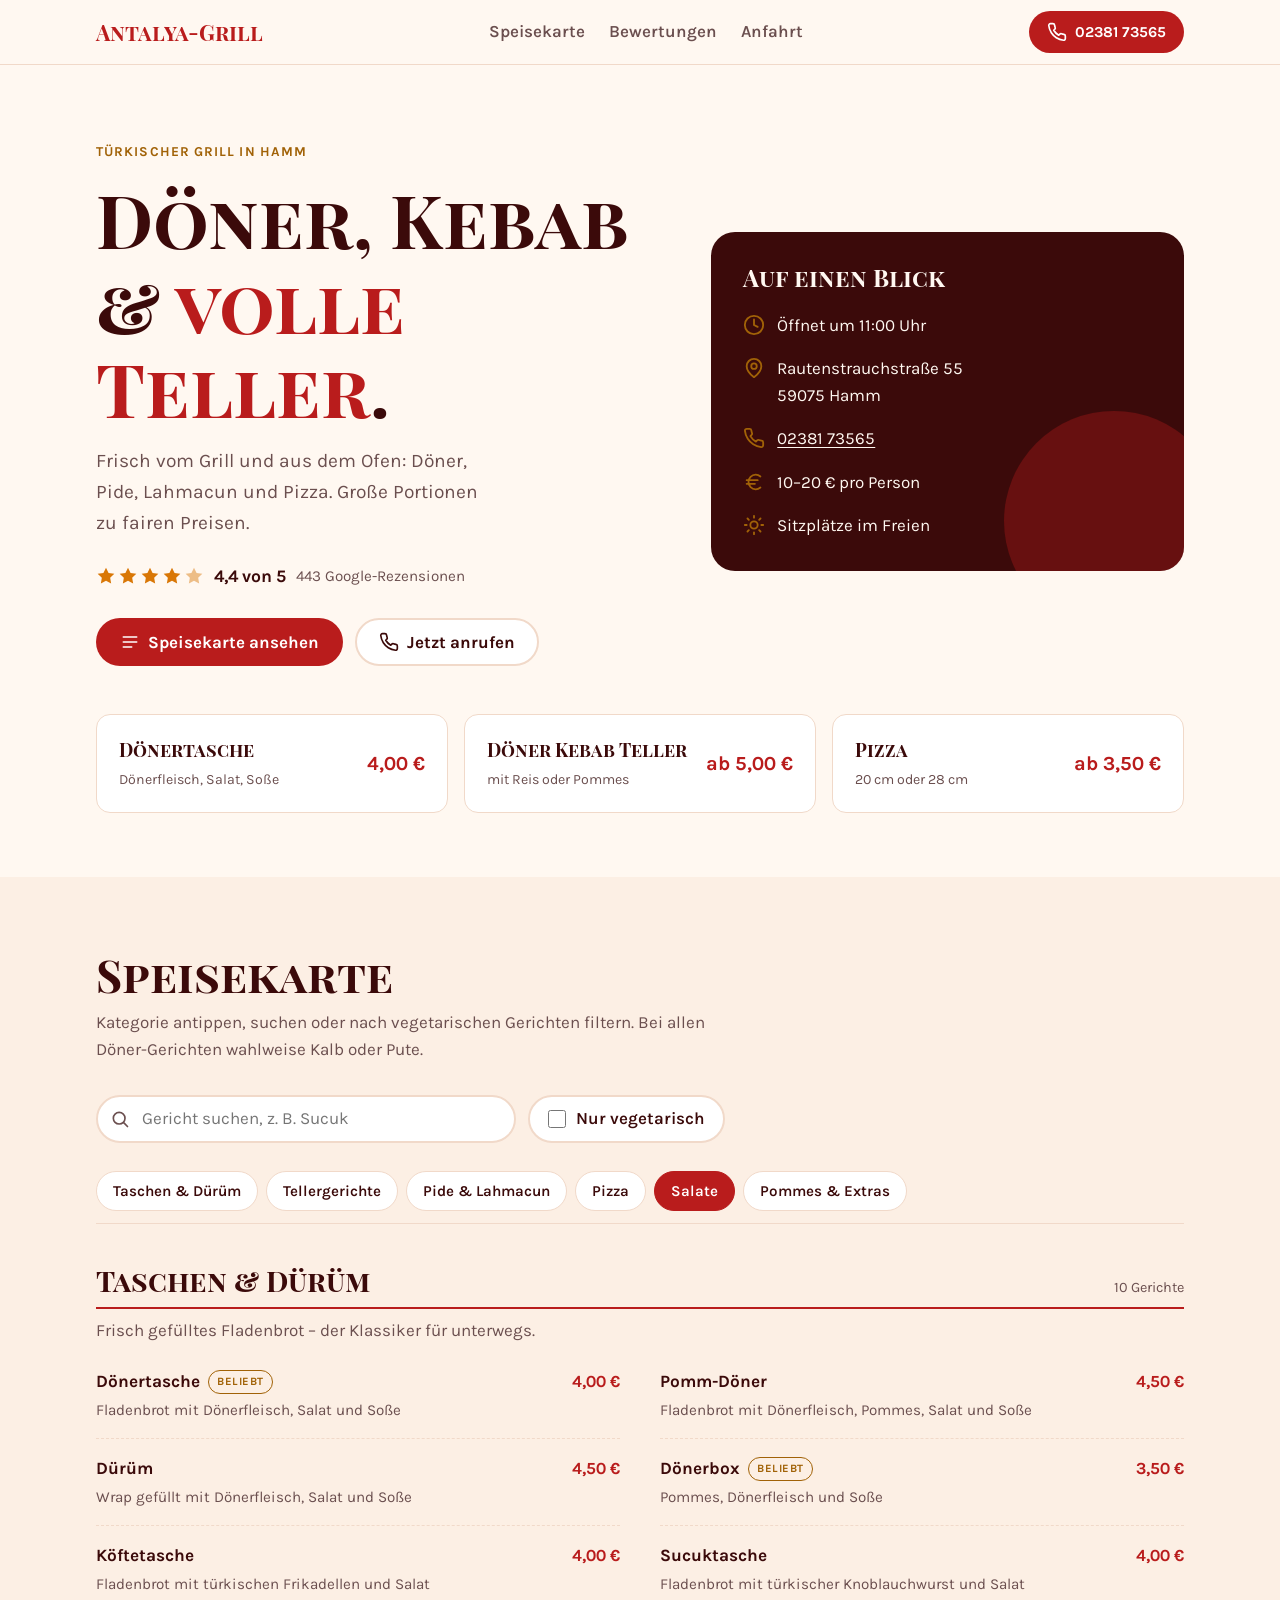
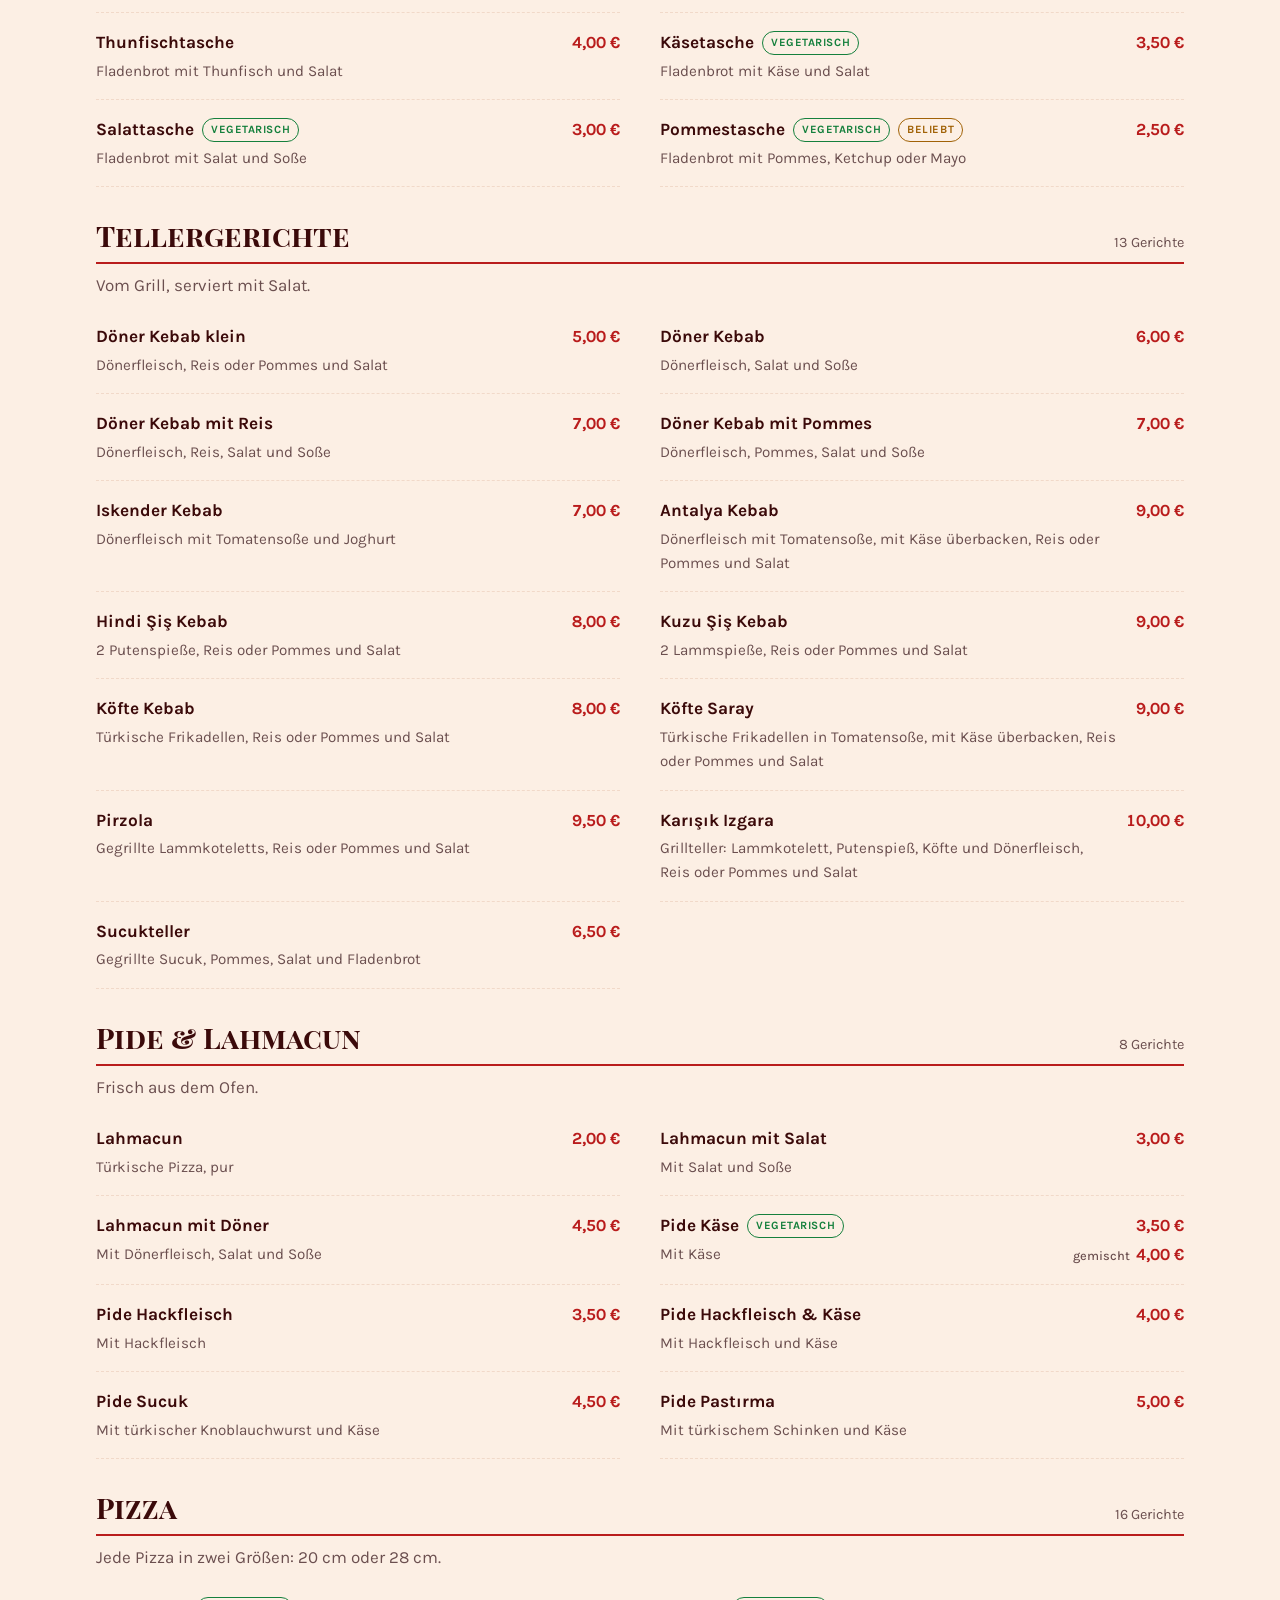
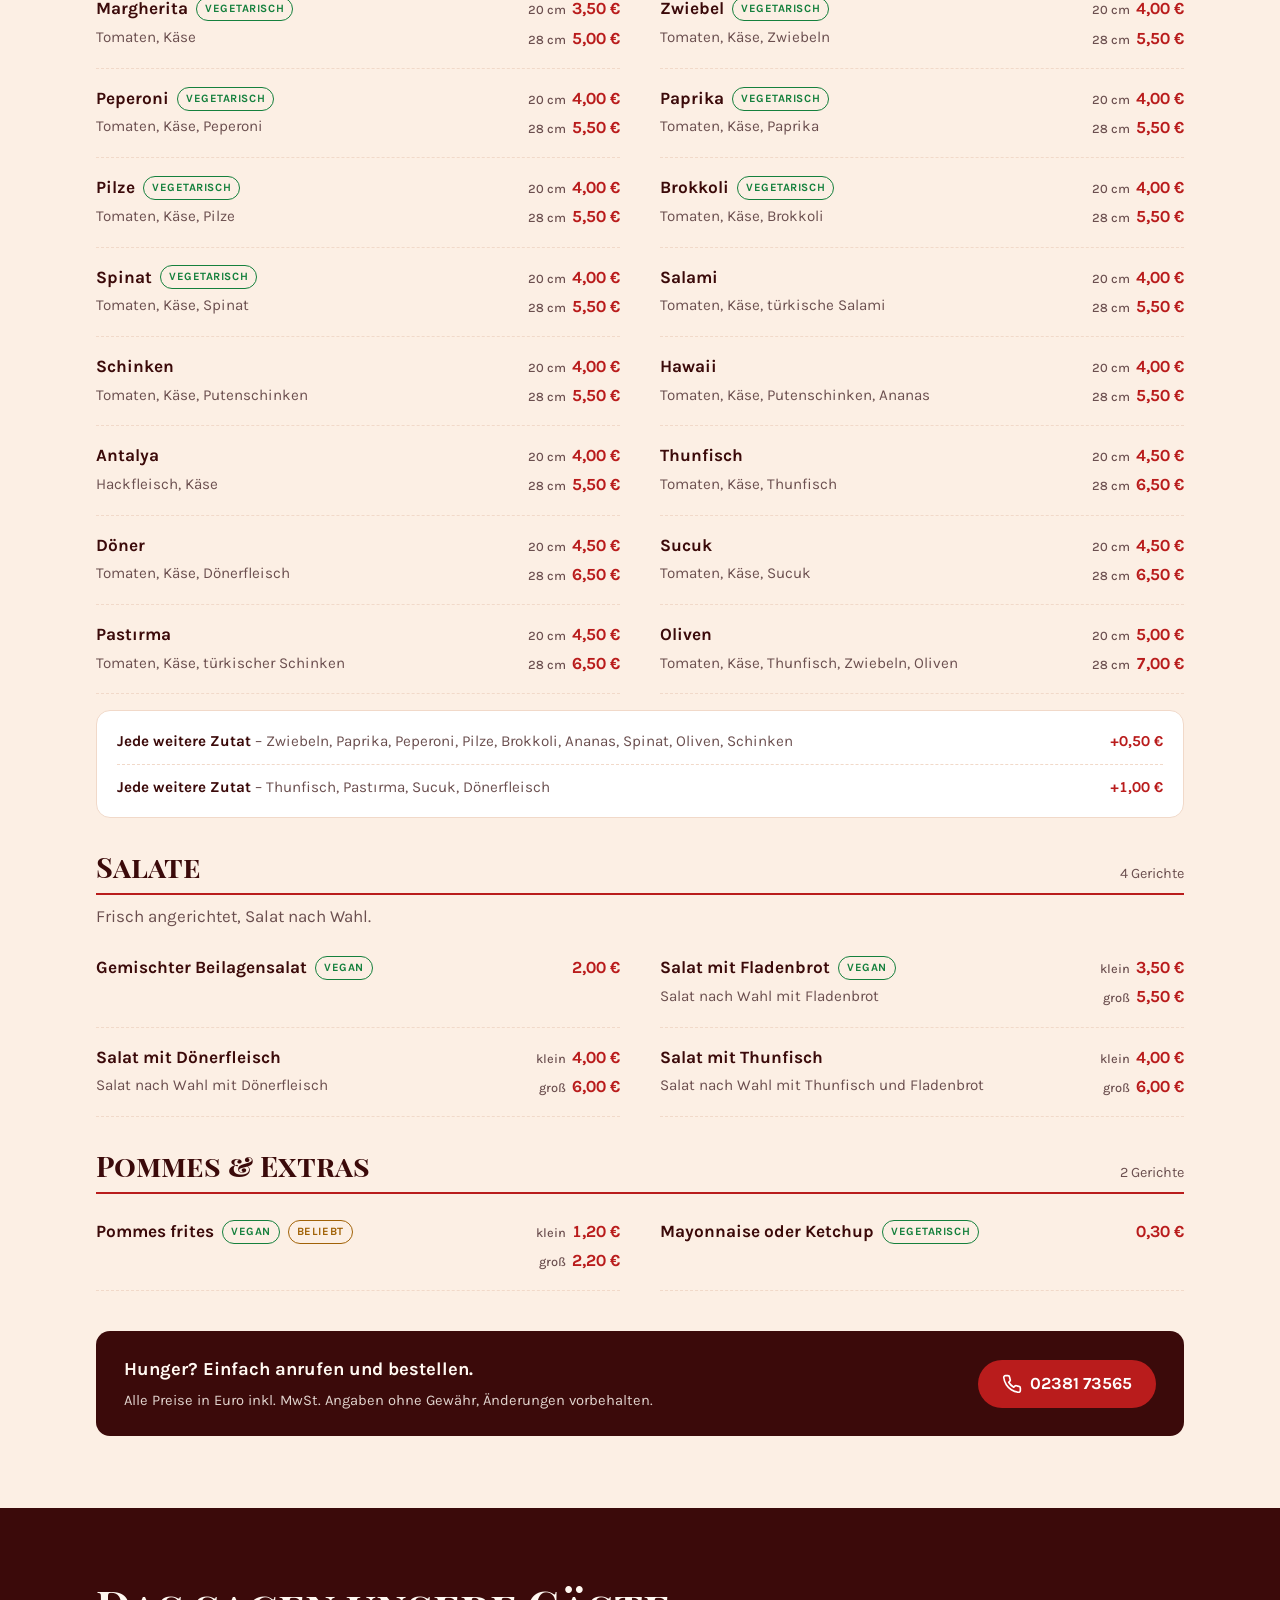
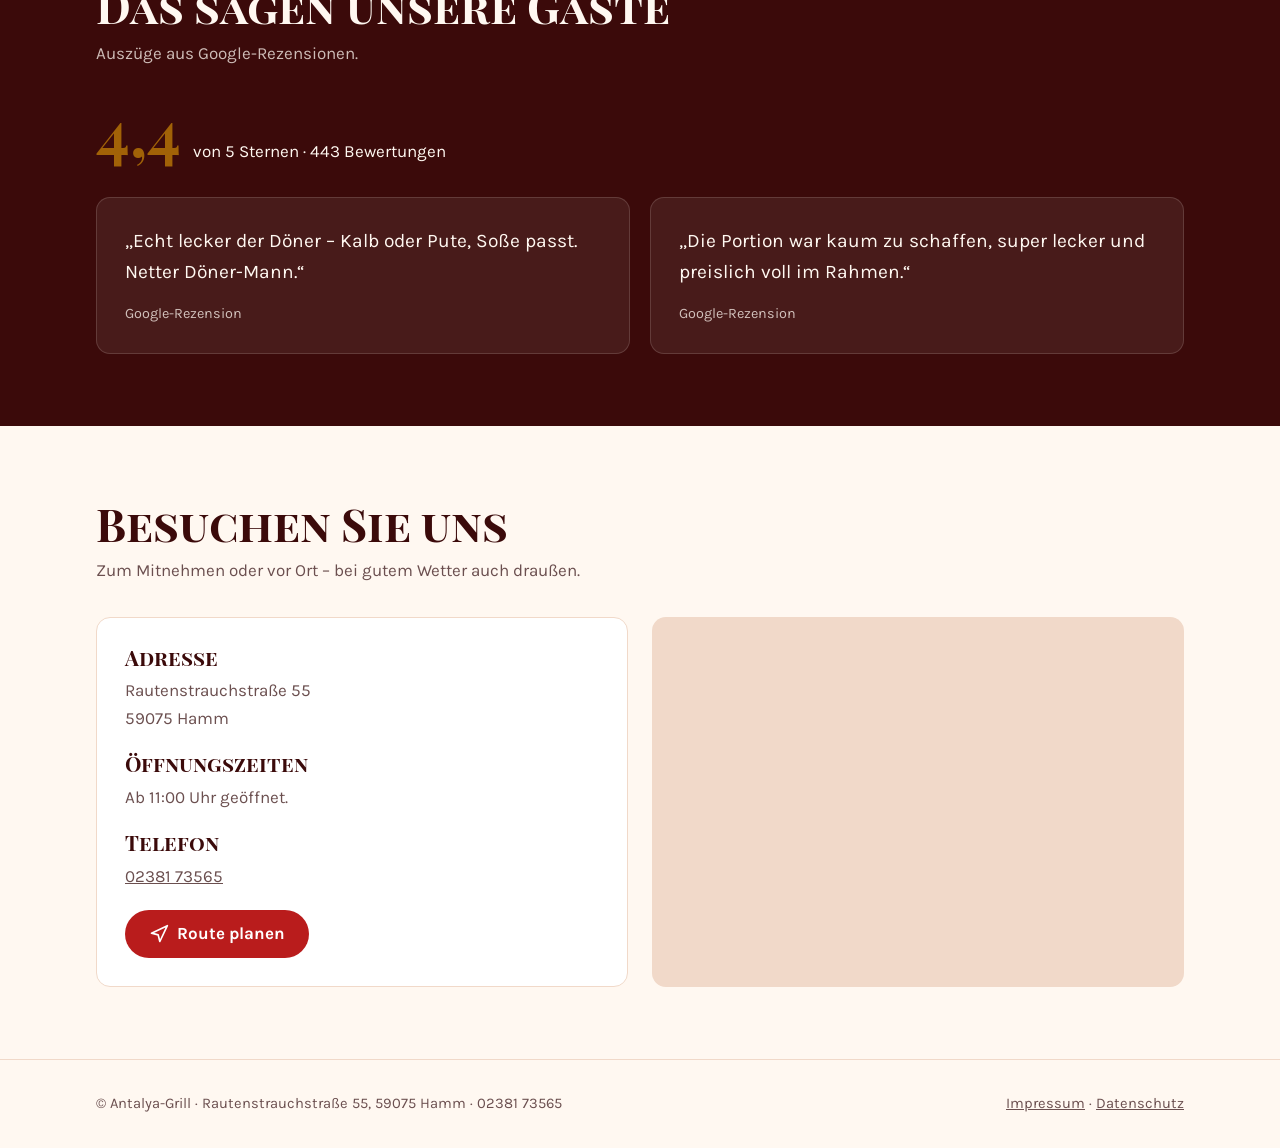
<file: antalya-grill/index.html>
<!DOCTYPE html>
<html lang="de">
<head>
<meta charset="UTF-8">
<meta name="viewport" content="width=device-width, initial-scale=1">
<title>Antalya-Grill Hamm</title>
<meta name="description" content="Antalya-Grill in Hamm: Döner, Dürüm, Kebab-Teller, Pide, Lahmacun und Pizza. Speisekarte mit Preisen. Rautenstrauchstraße 55, 59075 Hamm · 02381 73565.">
<meta name="theme-color" content="#B91C1C">
<link rel="preconnect" href="https://fonts.googleapis.com">
<link rel="preconnect" href="https://fonts.gstatic.com" crossorigin>
<link href="https://fonts.googleapis.com/css2?family=Karla:wght@400;500;600;700&family=Playfair+Display+SC:wght@400;700&display=swap" rel="stylesheet">
<script type="application/ld+json">
{
  "@context": "https://schema.org",
  "@type": "Restaurant",
  "name": "Antalya-Grill",
  "servesCuisine": "Türkisch",
  "priceRange": "10–20 €",
  "telephone": "+49 2381 73565",
  "address": { "@type": "PostalAddress", "streetAddress": "Rautenstrauchstraße 55", "postalCode": "59075", "addressLocality": "Hamm", "addressCountry": "DE" }
}
</script>
<style>
  :root {
    --primary: #B91C1C;
    --primary-hover: #991B1B;
    --on-primary: #FFFFFF;
    --accent: #A16207;
    --bg: #FFF8F1;
    --surface: #FFFFFF;
    --surface-2: #FCEFE4;
    --fg: #3B0A0A;
    --muted: #6B4F4F;
    --border: #F1D9C9;
    --band: #3B0A0A;
    --on-band: #FFF8F1;
    --star: #D97706;
    --veg: #15803D;
    --radius: 14px;
  }
  @media (prefers-color-scheme: dark) {
    :root:not([data-theme="light"]) {
      --primary: #EF4444; --primary-hover: #F87171; --on-primary: #1A0505;
      --accent: #FBBF24; --bg: #140A08; --surface: #1F1310; --surface-2: #2A1A15; --fg: #FBEFE6;
      --muted: #CDB5A8; --border: #3A2520; --band: #2A1510; --on-band: #FBEFE6; --star: #FBBF24; --veg: #4ADE80;
    }
  }
  :root[data-theme="dark"] {
    --primary: #EF4444; --primary-hover: #F87171; --on-primary: #1A0505;
    --accent: #FBBF24; --bg: #140A08; --surface: #1F1310; --surface-2: #2A1A15; --fg: #FBEFE6;
    --muted: #CDB5A8; --border: #3A2520; --band: #2A1510; --on-band: #FBEFE6; --star: #FBBF24; --veg: #4ADE80;
  }

  * { box-sizing: border-box; margin: 0; padding: 0; }
  html { scroll-behavior: smooth; scroll-padding-top: 140px; }
  @media (prefers-reduced-motion: reduce) { html { scroll-behavior: auto; } * { transition: none !important; } }
  body { font-family: 'Karla', system-ui, sans-serif; background: var(--bg); color: var(--fg); line-height: 1.6; font-size: 17px; }
  a { color: inherit; }
  .wrap { max-width: 1120px; margin: 0 auto; padding: 0 16px; }
  h1, h2, h3 { font-family: 'Playfair Display SC', Georgia, serif; line-height: 1.15; }
  :focus-visible { outline: 3px solid var(--accent); outline-offset: 3px; border-radius: 6px; }
  .sr-only { position: absolute; width: 1px; height: 1px; overflow: hidden; clip: rect(0 0 0 0); white-space: nowrap; }
  .skip { position: absolute; left: 16px; top: -60px; background: var(--primary); color: var(--on-primary); padding: 10px 16px; border-radius: 8px; z-index: 50; }
  .skip:focus { top: 12px; }

  /* Header */
  header { position: sticky; top: 0; z-index: 30; background: var(--bg); border-bottom: 1px solid var(--border); }
  .nav { display: flex; align-items: center; justify-content: space-between; height: 64px; gap: 12px; }
  .logo { font-family: 'Playfair Display SC', serif; font-weight: 700; font-size: 1.35rem; text-decoration: none; color: var(--primary); }
  .nav ul { display: flex; gap: 24px; list-style: none; }
  .nav ul a { text-decoration: none; font-weight: 600; color: var(--muted); transition: color .2s; }
  .nav ul a:hover { color: var(--primary); }
  @media (max-width: 760px) { .nav ul { display: none; } }

  .btn { display: inline-flex; align-items: center; justify-content: center; gap: 8px; min-height: 48px; padding: 0 22px; border-radius: 999px; font: inherit; font-weight: 700; text-decoration: none; cursor: pointer; transition: background-color .2s, transform .2s, border-color .2s; border: 2px solid transparent; }
  .btn svg { width: 20px; height: 20px; flex-shrink: 0; }
  .btn-primary { background: var(--primary); color: var(--on-primary); }
  .btn-primary:hover { background: var(--primary-hover); transform: translateY(-1px); }
  .btn-ghost { border-color: var(--border); color: var(--fg); background: var(--surface); }
  .btn-ghost:hover { border-color: var(--primary); }
  .btn-sm { min-height: 42px; padding: 0 16px; font-size: .95rem; }

  /* Hero */
  .hero { padding: 72px 0 64px; }
  .hero-grid { display: grid; grid-template-columns: 1.2fr 1fr; gap: 48px; align-items: center; }
  .eyebrow { font-weight: 700; color: var(--accent); text-transform: uppercase; letter-spacing: .08em; font-size: .85rem; }
  .hero h1 { font-size: clamp(2.6rem, 7vw, 4.6rem); margin: 12px 0 16px; }
  .hero h1 span { color: var(--primary); }
  .hero p.lead { font-size: 1.2rem; color: var(--muted); max-width: 36ch; }
  .rating { display: flex; align-items: center; gap: 10px; margin: 24px 0 28px; flex-wrap: wrap; }
  .stars { display: flex; gap: 2px; color: var(--star); }
  .stars svg { width: 20px; height: 20px; }
  .rating strong { font-size: 1.1rem; }
  .rating small { color: var(--muted); font-size: .95rem; }
  .cta-row { display: flex; gap: 12px; flex-wrap: wrap; }

  .hero-card { background: var(--band); color: var(--on-band); border-radius: 24px; padding: 32px; position: relative; overflow: hidden; }
  .hero-card::before { content: ""; position: absolute; right: -40px; bottom: -60px; width: 220px; height: 220px; border-radius: 50%; background: var(--primary); opacity: .35; }
  .hero-card h2 { font-size: 1.5rem; margin-bottom: 20px; position: relative; }
  .facts { list-style: none; display: grid; gap: 16px; position: relative; }
  .facts li { display: flex; gap: 12px; align-items: flex-start; }
  .facts svg { width: 22px; height: 22px; flex-shrink: 0; margin-top: 2px; color: var(--accent); }
  .facts a { text-decoration: underline; text-underline-offset: 3px; }
  @media (max-width: 860px) { .hero-grid { grid-template-columns: 1fr; gap: 32px; } .hero { padding: 40px 0 48px; } }

  /* Favourites strip */
  .favs { display: grid; grid-template-columns: repeat(3, 1fr); gap: 16px; margin-top: 48px; }
  .fav { background: var(--surface); border: 1px solid var(--border); border-radius: var(--radius); padding: 20px 22px; display: flex; justify-content: space-between; align-items: center; gap: 12px; text-decoration: none; transition: border-color .2s, transform .2s; }
  .fav:hover { border-color: var(--primary); transform: translateY(-2px); }
  .fav b { font-family: 'Playfair Display SC', serif; font-size: 1.15rem; display: block; }
  .fav small { color: var(--muted); }
  .fav .price { font-size: 1.25rem; }
  @media (max-width: 760px) { .favs { grid-template-columns: 1fr; margin-top: 32px; } }

  /* Sections */
  section { padding: 72px 0; }
  .section-head { max-width: 640px; margin-bottom: 32px; }
  .section-head h2 { font-size: clamp(2rem, 4.5vw, 2.8rem); margin-bottom: 8px; }
  .section-head p { color: var(--muted); }

  /* Menu */
  #speisekarte { background: var(--surface-2); }
  .menu-tools { display: flex; gap: 12px; flex-wrap: wrap; align-items: center; margin-bottom: 16px; }
  .search { position: relative; flex: 1 1 260px; max-width: 420px; }
  .search svg { position: absolute; left: 14px; top: 50%; transform: translateY(-50%); width: 20px; height: 20px; color: var(--muted); pointer-events: none; }
  .search input { width: 100%; min-height: 48px; padding: 0 16px 0 44px; border-radius: 999px; border: 2px solid var(--border); background: var(--surface); color: var(--fg); font: inherit; }
  .search input:focus { outline: none; border-color: var(--primary); }
  .toggle { display: inline-flex; align-items: center; gap: 10px; min-height: 48px; padding: 0 18px; border-radius: 999px; border: 2px solid var(--border); background: var(--surface); cursor: pointer; font-weight: 600; user-select: none; }
  .toggle input { width: 18px; height: 18px; accent-color: var(--veg); cursor: pointer; }
  .toggle:has(input:checked) { border-color: var(--veg); }

  .chipbar { position: sticky; top: 64px; z-index: 20; background: var(--surface-2); padding: 12px 0; margin-bottom: 8px; border-bottom: 1px solid var(--border); }
  .chips { display: flex; flex-wrap: wrap; gap: 8px; }
  .chip { display: inline-flex; align-items: center; min-height: 40px; padding: 0 16px; border-radius: 999px; background: var(--surface); border: 1px solid var(--border); text-decoration: none; font-weight: 600; font-size: .95rem; white-space: nowrap; transition: background-color .2s, color .2s, border-color .2s; }
  .chip:hover { border-color: var(--primary); }
  .chip.active { background: var(--primary); border-color: var(--primary); color: var(--on-primary); }

  .cat { padding-top: 32px; }
  .cat-head { display: flex; align-items: baseline; justify-content: space-between; gap: 12px; border-bottom: 2px solid var(--primary); padding-bottom: 8px; }
  .cat-head h3 { font-size: 1.8rem; }
  .count { color: var(--muted); font-size: .9rem; white-space: nowrap; }
  .cat-sub { color: var(--muted); margin-top: 8px; }
  .items { list-style: none; display: grid; grid-template-columns: 1fr 1fr; column-gap: 40px; margin-top: 8px; }
  .item { display: flex; justify-content: space-between; gap: 16px; padding: 16px 0; border-bottom: 1px dashed var(--border); }
  .item[hidden], .cat[hidden] { display: none; }
  .item h4 { font-size: 1.08rem; font-weight: 700; display: flex; flex-wrap: wrap; align-items: center; gap: 6px 8px; }
  .item p { color: var(--muted); font-size: .95rem; margin-top: 2px; }
  .prices { display: flex; flex-direction: column; align-items: flex-end; gap: 2px; flex-shrink: 0; }
  .price { font-weight: 700; color: var(--primary); white-space: nowrap; font-variant-numeric: tabular-nums; }
  .price small { font-weight: 500; color: var(--muted); font-size: .8rem; margin-right: 2px; }
  .badge { font-size: .7rem; font-weight: 700; text-transform: uppercase; letter-spacing: .05em; padding: 2px 8px; border-radius: 999px; border: 1px solid currentColor; font-family: 'Karla', sans-serif; }
  .b-veg, .b-vegan { color: var(--veg); }
  .b-pop { color: var(--accent); }
  .extras { list-style: none; margin-top: 16px; background: var(--surface); border: 1px solid var(--border); border-radius: var(--radius); padding: 8px 20px; }
  .extras li { display: flex; justify-content: space-between; gap: 16px; padding: 10px 0; color: var(--muted); font-size: .95rem; }
  .extras li + li { border-top: 1px dashed var(--border); }
  .extras b { color: var(--fg); }
  .empty { display: none; text-align: center; padding: 48px 16px; color: var(--muted); }
  .empty.show { display: block; }
  .menu-foot { margin-top: 40px; display: flex; gap: 16px; align-items: center; justify-content: space-between; flex-wrap: wrap; background: var(--band); color: var(--on-band); border-radius: var(--radius); padding: 24px 28px; }
  .menu-foot p { font-size: .92rem; opacity: .85; }
  .menu-foot b { font-size: 1.15rem; display: block; margin-bottom: 4px; opacity: 1; }
  @media (max-width: 760px) {
    .items { grid-template-columns: 1fr; }
    .cat-head h3 { font-size: 1.5rem; }
    .toggle { flex: 1 1 auto; justify-content: center; }
    .search { max-width: none; }
    .chipbar { margin: 0 -16px 8px; padding: 10px 16px; }
    .chips { flex-wrap: nowrap; overflow-x: auto; scroll-snap-type: x proximity; scrollbar-width: none; -webkit-mask-image: linear-gradient(90deg, #000 85%, transparent); mask-image: linear-gradient(90deg, #000 85%, transparent); padding-right: 32px; }
    .chips::-webkit-scrollbar { display: none; }
    .chip { scroll-snap-align: start; }
    html { scroll-padding-top: 130px; }
  }

  /* Reviews */
  .band { background: var(--band); color: var(--on-band); }
  .band .section-head p { color: color-mix(in srgb, var(--on-band) 75%, transparent); }
  .reviews { display: grid; grid-template-columns: repeat(auto-fit, minmax(280px, 1fr)); gap: 20px; }
  blockquote { background: color-mix(in srgb, var(--on-band) 7%, transparent); border: 1px solid color-mix(in srgb, var(--on-band) 15%, transparent); border-radius: var(--radius); padding: 28px; font-size: 1.2rem; }
  blockquote cite { display: block; margin-top: 14px; font-style: normal; font-size: .9rem; opacity: .75; }
  .big-score { display: flex; align-items: baseline; gap: 12px; margin-bottom: 32px; flex-wrap: wrap; }
  .big-score b { font-family: 'Playfair Display SC', serif; font-size: 4rem; line-height: 1; color: var(--accent); }

  /* Visit */
  .visit-grid { display: grid; grid-template-columns: 1fr 1fr; gap: 24px; }
  .panel { background: var(--surface); border: 1px solid var(--border); border-radius: var(--radius); padding: 28px; }
  .panel h3 { font-size: 1.3rem; margin-bottom: 8px; }
  .panel p { color: var(--muted); margin-bottom: 20px; }
  .map { border: 0; width: 100%; height: 100%; min-height: 340px; border-radius: var(--radius); background: var(--border); }
  @media (max-width: 860px) { .visit-grid { grid-template-columns: 1fr; } }

  footer { border-top: 1px solid var(--border); padding: 32px 0; color: var(--muted); font-size: .92rem; }
  footer .wrap { display: flex; justify-content: space-between; gap: 16px; flex-wrap: wrap; }

  /* Mobile action bar */
  .callbar { display: none; }
  @media (max-width: 760px) {
    .callbar { display: grid; grid-template-columns: 1fr 1fr 1fr; gap: 8px; position: fixed; bottom: 0; left: 0; right: 0; padding: 10px 16px calc(10px + env(safe-area-inset-bottom)); background: var(--surface); border-top: 1px solid var(--border); z-index: 40; }
    .callbar .btn { padding: 0 8px; font-size: .95rem; }
    body { padding-bottom: 76px; }
    .nav .btn { display: none; }
  }
</style>
</head>
<body>
<a href="#speisekarte" class="skip">Zur Speisekarte springen</a>

<svg width="0" height="0" style="position:absolute" aria-hidden="true">
  <symbol id="i-star" viewBox="0 0 24 24"><path fill="currentColor" d="M12 2l3.09 6.26L22 9.27l-5 4.87 1.18 6.88L12 17.77l-6.18 3.25L7 14.14 2 9.27l6.91-1.01L12 2z"/></symbol>
  <symbol id="i-phone" viewBox="0 0 24 24"><path fill="none" stroke="currentColor" stroke-width="2" stroke-linecap="round" stroke-linejoin="round" d="M22 16.92v3a2 2 0 0 1-2.18 2 19.79 19.79 0 0 1-8.63-3.07 19.5 19.5 0 0 1-6-6A19.79 19.79 0 0 1 2.12 4.18 2 2 0 0 1 4.11 2h3a2 2 0 0 1 2 1.72c.13.96.36 1.9.7 2.81a2 2 0 0 1-.45 2.11L8.09 9.91a16 16 0 0 0 6 6l1.27-1.27a2 2 0 0 1 2.11-.45c.91.34 1.85.57 2.81.7A2 2 0 0 1 22 16.92z"/></symbol>
  <symbol id="i-pin" viewBox="0 0 24 24"><g fill="none" stroke="currentColor" stroke-width="2" stroke-linecap="round" stroke-linejoin="round"><path d="M20 10c0 6-8 12-8 12s-8-6-8-12a8 8 0 0 1 16 0z"/><circle cx="12" cy="10" r="3"/></g></symbol>
  <symbol id="i-clock" viewBox="0 0 24 24"><g fill="none" stroke="currentColor" stroke-width="2" stroke-linecap="round"><circle cx="12" cy="12" r="10"/><path d="M12 6v6l4 2"/></g></symbol>
  <symbol id="i-euro" viewBox="0 0 24 24"><path fill="none" stroke="currentColor" stroke-width="2" stroke-linecap="round" d="M4 10h12M4 14h9M19 6a7.7 7.7 0 0 0-5.2-2A7.9 7.9 0 0 0 6 12c0 4.4 3.5 8 7.8 8 2 0 3.8-.8 5.2-2"/></symbol>
  <symbol id="i-sun" viewBox="0 0 24 24"><g fill="none" stroke="currentColor" stroke-width="2" stroke-linecap="round"><circle cx="12" cy="12" r="4"/><path d="M12 2v2M12 20v2M4.93 4.93l1.41 1.41M17.66 17.66l1.41 1.41M2 12h2M20 12h2M6.34 17.66l-1.41 1.41M19.07 4.93l-1.41 1.41"/></g></symbol>
  <symbol id="i-route" viewBox="0 0 24 24"><polygon fill="none" stroke="currentColor" stroke-width="2" stroke-linecap="round" stroke-linejoin="round" points="3 11 22 2 13 21 11 13 3 11"/></symbol>
  <symbol id="i-search" viewBox="0 0 24 24"><g fill="none" stroke="currentColor" stroke-width="2" stroke-linecap="round"><circle cx="11" cy="11" r="7"/><path d="M21 21l-4.3-4.3"/></g></symbol>
  <symbol id="i-menu" viewBox="0 0 24 24"><path fill="none" stroke="currentColor" stroke-width="2" stroke-linecap="round" d="M4 6h16M4 12h16M4 18h10"/></symbol>
</svg>

<header>
  <div class="wrap nav">
    <a href="#top" class="logo">Antalya-Grill</a>
    <nav aria-label="Hauptnavigation">
      <ul>
        <li><a href="#speisekarte">Speisekarte</a></li>
        <li><a href="#bewertungen">Bewertungen</a></li>
        <li><a href="#besuch">Anfahrt</a></li>
      </ul>
    </nav>
    <a href="tel:+49238173565" class="btn btn-primary btn-sm"><svg aria-hidden="true"><use href="#i-phone"/></svg>02381 73565</a>
  </div>
</header>

<main id="top">
  <section class="hero">
    <div class="wrap">
      <div class="hero-grid">
        <div>
          <span class="eyebrow">Türkischer Grill in Hamm</span>
          <h1>Döner, Kebab &amp; <span>volle Teller</span>.</h1>
          <p class="lead">Frisch vom Grill und aus dem Ofen: Döner, Pide, Lahmacun und Pizza. Große Portionen zu fairen Preisen.</p>
          <div class="rating">
            <div class="stars" aria-hidden="true">
              <svg><use href="#i-star"/></svg><svg><use href="#i-star"/></svg><svg><use href="#i-star"/></svg><svg><use href="#i-star"/></svg><svg style="opacity:.45"><use href="#i-star"/></svg>
            </div>
            <strong><span class="sr-only">Bewertung: </span>4,4 von 5</strong><small>443 Google-Rezensionen</small>
          </div>
          <div class="cta-row">
            <a href="#speisekarte" class="btn btn-primary"><svg aria-hidden="true"><use href="#i-menu"/></svg>Speisekarte ansehen</a>
            <a href="tel:+49238173565" class="btn btn-ghost"><svg aria-hidden="true"><use href="#i-phone"/></svg>Jetzt anrufen</a>
          </div>
        </div>
        <aside class="hero-card" aria-labelledby="glance">
          <h2 id="glance">Auf einen Blick</h2>
          <ul class="facts">
            <li><svg aria-hidden="true"><use href="#i-clock"/></svg><div>Öffnet um 11:00 Uhr</div></li>
            <li><svg aria-hidden="true"><use href="#i-pin"/></svg><div>Rautenstrauchstraße 55<br>59075 Hamm</div></li>
            <li><svg aria-hidden="true"><use href="#i-phone"/></svg><a href="tel:+49238173565">02381 73565</a></li>
            <li><svg aria-hidden="true"><use href="#i-euro"/></svg><div>10–20 € pro Person</div></li>
            <li><svg aria-hidden="true"><use href="#i-sun"/></svg><div>Sitzplätze im Freien</div></li>
          </ul>
        </aside>
      </div>
      <div class="favs" aria-label="Beliebte Gerichte">
        <a href="#k-taschen" class="fav"><span><b>Dönertasche</b><small>Dönerfleisch, Salat, Soße</small></span><span class="price">4,00 €</span></a>
        <a href="#k-teller" class="fav"><span><b>Döner Kebab Teller</b><small>mit Reis oder Pommes</small></span><span class="price">ab 5,00 €</span></a>
        <a href="#k-pizza" class="fav"><span><b>Pizza</b><small>20 cm oder 28 cm</small></span><span class="price">ab 3,50 €</span></a>
      </div>
    </div>
  </section>

  <section id="speisekarte" aria-labelledby="menu-title">
    <div class="wrap">
      <div class="section-head">
        <h2 id="menu-title">Speisekarte</h2>
        <p>Kategorie antippen, suchen oder nach vegetarischen Gerichten filtern. Bei allen Döner-Gerichten wahlweise Kalb oder Pute.</p>
      </div>

      <div class="menu-tools">
        <label class="search">
          <span class="sr-only">Gericht suchen</span>
          <svg aria-hidden="true"><use href="#i-search"/></svg>
          <input id="q" type="search" placeholder="Gericht suchen, z. B. Sucuk" autocomplete="off">
        </label>
        <label class="toggle"><input id="veg" type="checkbox"> Nur vegetarisch</label>
      </div>

      <div class="chipbar">
        <nav class="chips" aria-label="Kategorien der Speisekarte">
<a href="#k-taschen" class="chip" data-target="k-taschen">Taschen &amp; Dürüm</a>
<a href="#k-teller" class="chip" data-target="k-teller">Tellergerichte</a>
<a href="#k-pide" class="chip" data-target="k-pide">Pide &amp; Lahmacun</a>
<a href="#k-pizza" class="chip" data-target="k-pizza">Pizza</a>
<a href="#k-salate" class="chip" data-target="k-salate">Salate</a>
<a href="#k-pommes" class="chip" data-target="k-pommes">Pommes &amp; Extras</a>
        </nav>
      </div>

      <div id="menu" aria-live="polite">
<div class="cat" id="k-taschen"><div class="cat-head"><h3>Taschen &amp; Dürüm</h3><span class="count">10 Gerichte</span></div><p class="cat-sub">Frisch gefülltes Fladenbrot – der Klassiker für unterwegs.</p><ul class="items"><li class="item" data-veg="0" data-search="dönertasche fladenbrot mit dönerfleisch, salat und soße"><div class="item-main"><h4>Dönertasche<span class="badge b-pop">Beliebt</span></h4><p>Fladenbrot mit Dönerfleisch, Salat und Soße</p></div><div class="prices"><span class="price">4,00 €</span></div></li><li class="item" data-veg="0" data-search="pomm-döner fladenbrot mit dönerfleisch, pommes, salat und soße"><div class="item-main"><h4>Pomm-Döner</h4><p>Fladenbrot mit Dönerfleisch, Pommes, Salat und Soße</p></div><div class="prices"><span class="price">4,50 €</span></div></li><li class="item" data-veg="0" data-search="dürüm wrap gefüllt mit dönerfleisch, salat und soße"><div class="item-main"><h4>Dürüm</h4><p>Wrap gefüllt mit Dönerfleisch, Salat und Soße</p></div><div class="prices"><span class="price">4,50 €</span></div></li><li class="item" data-veg="0" data-search="dönerbox pommes, dönerfleisch und soße"><div class="item-main"><h4>Dönerbox<span class="badge b-pop">Beliebt</span></h4><p>Pommes, Dönerfleisch und Soße</p></div><div class="prices"><span class="price">3,50 €</span></div></li><li class="item" data-veg="0" data-search="köftetasche fladenbrot mit türkischen frikadellen und salat"><div class="item-main"><h4>Köftetasche</h4><p>Fladenbrot mit türkischen Frikadellen und Salat</p></div><div class="prices"><span class="price">4,00 €</span></div></li><li class="item" data-veg="0" data-search="sucuktasche fladenbrot mit türkischer knoblauchwurst und salat"><div class="item-main"><h4>Sucuktasche</h4><p>Fladenbrot mit türkischer Knoblauchwurst und Salat</p></div><div class="prices"><span class="price">4,00 €</span></div></li><li class="item" data-veg="0" data-search="thunfischtasche fladenbrot mit thunfisch und salat"><div class="item-main"><h4>Thunfischtasche</h4><p>Fladenbrot mit Thunfisch und Salat</p></div><div class="prices"><span class="price">4,00 €</span></div></li><li class="item" data-veg="1" data-search="käsetasche fladenbrot mit käse und salat"><div class="item-main"><h4>Käsetasche<span class="badge b-veg">Vegetarisch</span></h4><p>Fladenbrot mit Käse und Salat</p></div><div class="prices"><span class="price">3,50 €</span></div></li><li class="item" data-veg="1" data-search="salattasche fladenbrot mit salat und soße"><div class="item-main"><h4>Salattasche<span class="badge b-veg">Vegetarisch</span></h4><p>Fladenbrot mit Salat und Soße</p></div><div class="prices"><span class="price">3,00 €</span></div></li><li class="item" data-veg="1" data-search="pommestasche fladenbrot mit pommes, ketchup oder mayo"><div class="item-main"><h4>Pommestasche<span class="badge b-veg">Vegetarisch</span><span class="badge b-pop">Beliebt</span></h4><p>Fladenbrot mit Pommes, Ketchup oder Mayo</p></div><div class="prices"><span class="price">2,50 €</span></div></li></ul></div>
<div class="cat" id="k-teller"><div class="cat-head"><h3>Tellergerichte</h3><span class="count">13 Gerichte</span></div><p class="cat-sub">Vom Grill, serviert mit Salat.</p><ul class="items"><li class="item" data-veg="0" data-search="döner kebab klein dönerfleisch, reis oder pommes und salat"><div class="item-main"><h4>Döner Kebab klein</h4><p>Dönerfleisch, Reis oder Pommes und Salat</p></div><div class="prices"><span class="price">5,00 €</span></div></li><li class="item" data-veg="0" data-search="döner kebab dönerfleisch, salat und soße"><div class="item-main"><h4>Döner Kebab</h4><p>Dönerfleisch, Salat und Soße</p></div><div class="prices"><span class="price">6,00 €</span></div></li><li class="item" data-veg="0" data-search="döner kebab mit reis dönerfleisch, reis, salat und soße"><div class="item-main"><h4>Döner Kebab mit Reis</h4><p>Dönerfleisch, Reis, Salat und Soße</p></div><div class="prices"><span class="price">7,00 €</span></div></li><li class="item" data-veg="0" data-search="döner kebab mit pommes dönerfleisch, pommes, salat und soße"><div class="item-main"><h4>Döner Kebab mit Pommes</h4><p>Dönerfleisch, Pommes, Salat und Soße</p></div><div class="prices"><span class="price">7,00 €</span></div></li><li class="item" data-veg="0" data-search="iskender kebab dönerfleisch mit tomatensoße und joghurt"><div class="item-main"><h4>Iskender Kebab</h4><p>Dönerfleisch mit Tomatensoße und Joghurt</p></div><div class="prices"><span class="price">7,00 €</span></div></li><li class="item" data-veg="0" data-search="antalya kebab dönerfleisch mit tomatensoße, mit käse überbacken, reis oder pommes und salat"><div class="item-main"><h4>Antalya Kebab</h4><p>Dönerfleisch mit Tomatensoße, mit Käse überbacken, Reis oder Pommes und Salat</p></div><div class="prices"><span class="price">9,00 €</span></div></li><li class="item" data-veg="0" data-search="hindi şiş kebab 2 putenspieße, reis oder pommes und salat"><div class="item-main"><h4>Hindi Şiş Kebab</h4><p>2 Putenspieße, Reis oder Pommes und Salat</p></div><div class="prices"><span class="price">8,00 €</span></div></li><li class="item" data-veg="0" data-search="kuzu şiş kebab 2 lammspieße, reis oder pommes und salat"><div class="item-main"><h4>Kuzu Şiş Kebab</h4><p>2 Lammspieße, Reis oder Pommes und Salat</p></div><div class="prices"><span class="price">9,00 €</span></div></li><li class="item" data-veg="0" data-search="köfte kebab türkische frikadellen, reis oder pommes und salat"><div class="item-main"><h4>Köfte Kebab</h4><p>Türkische Frikadellen, Reis oder Pommes und Salat</p></div><div class="prices"><span class="price">8,00 €</span></div></li><li class="item" data-veg="0" data-search="köfte saray türkische frikadellen in tomatensoße, mit käse überbacken, reis oder pommes und salat"><div class="item-main"><h4>Köfte Saray</h4><p>Türkische Frikadellen in Tomatensoße, mit Käse überbacken, Reis oder Pommes und Salat</p></div><div class="prices"><span class="price">9,00 €</span></div></li><li class="item" data-veg="0" data-search="pirzola gegrillte lammkoteletts, reis oder pommes und salat"><div class="item-main"><h4>Pirzola</h4><p>Gegrillte Lammkoteletts, Reis oder Pommes und Salat</p></div><div class="prices"><span class="price">9,50 €</span></div></li><li class="item" data-veg="0" data-search="karışık izgara grillteller: lammkotelett, putenspieß, köfte und dönerfleisch, reis oder pommes und salat"><div class="item-main"><h4>Karışık Izgara</h4><p>Grillteller: Lammkotelett, Putenspieß, Köfte und Dönerfleisch, Reis oder Pommes und Salat</p></div><div class="prices"><span class="price">10,00 €</span></div></li><li class="item" data-veg="0" data-search="sucukteller gegrillte sucuk, pommes, salat und fladenbrot"><div class="item-main"><h4>Sucukteller</h4><p>Gegrillte Sucuk, Pommes, Salat und Fladenbrot</p></div><div class="prices"><span class="price">6,50 €</span></div></li></ul></div>
<div class="cat" id="k-pide"><div class="cat-head"><h3>Pide &amp; Lahmacun</h3><span class="count">8 Gerichte</span></div><p class="cat-sub">Frisch aus dem Ofen.</p><ul class="items"><li class="item" data-veg="0" data-search="lahmacun türkische pizza, pur"><div class="item-main"><h4>Lahmacun</h4><p>Türkische Pizza, pur</p></div><div class="prices"><span class="price">2,00 €</span></div></li><li class="item" data-veg="0" data-search="lahmacun mit salat mit salat und soße"><div class="item-main"><h4>Lahmacun mit Salat</h4><p>Mit Salat und Soße</p></div><div class="prices"><span class="price">3,00 €</span></div></li><li class="item" data-veg="0" data-search="lahmacun mit döner mit dönerfleisch, salat und soße"><div class="item-main"><h4>Lahmacun mit Döner</h4><p>Mit Dönerfleisch, Salat und Soße</p></div><div class="prices"><span class="price">4,50 €</span></div></li><li class="item" data-veg="1" data-search="pide käse mit käse"><div class="item-main"><h4>Pide Käse<span class="badge b-veg">Vegetarisch</span></h4><p>Mit Käse</p></div><div class="prices"><span class="price"><small></small> 3,50 €</span><span class="price"><small>gemischt</small> 4,00 €</span></div></li><li class="item" data-veg="0" data-search="pide hackfleisch mit hackfleisch"><div class="item-main"><h4>Pide Hackfleisch</h4><p>Mit Hackfleisch</p></div><div class="prices"><span class="price">3,50 €</span></div></li><li class="item" data-veg="0" data-search="pide hackfleisch &amp; käse mit hackfleisch und käse"><div class="item-main"><h4>Pide Hackfleisch &amp; Käse</h4><p>Mit Hackfleisch und Käse</p></div><div class="prices"><span class="price">4,00 €</span></div></li><li class="item" data-veg="0" data-search="pide sucuk mit türkischer knoblauchwurst und käse"><div class="item-main"><h4>Pide Sucuk</h4><p>Mit türkischer Knoblauchwurst und Käse</p></div><div class="prices"><span class="price">4,50 €</span></div></li><li class="item" data-veg="0" data-search="pide pastırma mit türkischem schinken und käse"><div class="item-main"><h4>Pide Pastırma</h4><p>Mit türkischem Schinken und Käse</p></div><div class="prices"><span class="price">5,00 €</span></div></li></ul></div>
<div class="cat" id="k-pizza"><div class="cat-head"><h3>Pizza</h3><span class="count">16 Gerichte</span></div><p class="cat-sub">Jede Pizza in zwei Größen: 20 cm oder 28 cm.</p><ul class="items"><li class="item" data-veg="1" data-search="margherita tomaten, käse"><div class="item-main"><h4>Margherita<span class="badge b-veg">Vegetarisch</span></h4><p>Tomaten, Käse</p></div><div class="prices"><span class="price"><small>20 cm</small> 3,50 €</span><span class="price"><small>28 cm</small> 5,00 €</span></div></li><li class="item" data-veg="1" data-search="zwiebel tomaten, käse, zwiebeln"><div class="item-main"><h4>Zwiebel<span class="badge b-veg">Vegetarisch</span></h4><p>Tomaten, Käse, Zwiebeln</p></div><div class="prices"><span class="price"><small>20 cm</small> 4,00 €</span><span class="price"><small>28 cm</small> 5,50 €</span></div></li><li class="item" data-veg="1" data-search="peperoni tomaten, käse, peperoni"><div class="item-main"><h4>Peperoni<span class="badge b-veg">Vegetarisch</span></h4><p>Tomaten, Käse, Peperoni</p></div><div class="prices"><span class="price"><small>20 cm</small> 4,00 €</span><span class="price"><small>28 cm</small> 5,50 €</span></div></li><li class="item" data-veg="1" data-search="paprika tomaten, käse, paprika"><div class="item-main"><h4>Paprika<span class="badge b-veg">Vegetarisch</span></h4><p>Tomaten, Käse, Paprika</p></div><div class="prices"><span class="price"><small>20 cm</small> 4,00 €</span><span class="price"><small>28 cm</small> 5,50 €</span></div></li><li class="item" data-veg="1" data-search="pilze tomaten, käse, pilze"><div class="item-main"><h4>Pilze<span class="badge b-veg">Vegetarisch</span></h4><p>Tomaten, Käse, Pilze</p></div><div class="prices"><span class="price"><small>20 cm</small> 4,00 €</span><span class="price"><small>28 cm</small> 5,50 €</span></div></li><li class="item" data-veg="1" data-search="brokkoli tomaten, käse, brokkoli"><div class="item-main"><h4>Brokkoli<span class="badge b-veg">Vegetarisch</span></h4><p>Tomaten, Käse, Brokkoli</p></div><div class="prices"><span class="price"><small>20 cm</small> 4,00 €</span><span class="price"><small>28 cm</small> 5,50 €</span></div></li><li class="item" data-veg="1" data-search="spinat tomaten, käse, spinat"><div class="item-main"><h4>Spinat<span class="badge b-veg">Vegetarisch</span></h4><p>Tomaten, Käse, Spinat</p></div><div class="prices"><span class="price"><small>20 cm</small> 4,00 €</span><span class="price"><small>28 cm</small> 5,50 €</span></div></li><li class="item" data-veg="0" data-search="salami tomaten, käse, türkische salami"><div class="item-main"><h4>Salami</h4><p>Tomaten, Käse, türkische Salami</p></div><div class="prices"><span class="price"><small>20 cm</small> 4,00 €</span><span class="price"><small>28 cm</small> 5,50 €</span></div></li><li class="item" data-veg="0" data-search="schinken tomaten, käse, putenschinken"><div class="item-main"><h4>Schinken</h4><p>Tomaten, Käse, Putenschinken</p></div><div class="prices"><span class="price"><small>20 cm</small> 4,00 €</span><span class="price"><small>28 cm</small> 5,50 €</span></div></li><li class="item" data-veg="0" data-search="hawaii tomaten, käse, putenschinken, ananas"><div class="item-main"><h4>Hawaii</h4><p>Tomaten, Käse, Putenschinken, Ananas</p></div><div class="prices"><span class="price"><small>20 cm</small> 4,00 €</span><span class="price"><small>28 cm</small> 5,50 €</span></div></li><li class="item" data-veg="0" data-search="antalya hackfleisch, käse"><div class="item-main"><h4>Antalya</h4><p>Hackfleisch, Käse</p></div><div class="prices"><span class="price"><small>20 cm</small> 4,00 €</span><span class="price"><small>28 cm</small> 5,50 €</span></div></li><li class="item" data-veg="0" data-search="thunfisch tomaten, käse, thunfisch"><div class="item-main"><h4>Thunfisch</h4><p>Tomaten, Käse, Thunfisch</p></div><div class="prices"><span class="price"><small>20 cm</small> 4,50 €</span><span class="price"><small>28 cm</small> 6,50 €</span></div></li><li class="item" data-veg="0" data-search="döner tomaten, käse, dönerfleisch"><div class="item-main"><h4>Döner</h4><p>Tomaten, Käse, Dönerfleisch</p></div><div class="prices"><span class="price"><small>20 cm</small> 4,50 €</span><span class="price"><small>28 cm</small> 6,50 €</span></div></li><li class="item" data-veg="0" data-search="sucuk tomaten, käse, sucuk"><div class="item-main"><h4>Sucuk</h4><p>Tomaten, Käse, Sucuk</p></div><div class="prices"><span class="price"><small>20 cm</small> 4,50 €</span><span class="price"><small>28 cm</small> 6,50 €</span></div></li><li class="item" data-veg="0" data-search="pastırma tomaten, käse, türkischer schinken"><div class="item-main"><h4>Pastırma</h4><p>Tomaten, Käse, türkischer Schinken</p></div><div class="prices"><span class="price"><small>20 cm</small> 4,50 €</span><span class="price"><small>28 cm</small> 6,50 €</span></div></li><li class="item" data-veg="0" data-search="oliven tomaten, käse, thunfisch, zwiebeln, oliven"><div class="item-main"><h4>Oliven</h4><p>Tomaten, Käse, Thunfisch, Zwiebeln, Oliven</p></div><div class="prices"><span class="price"><small>20 cm</small> 5,00 €</span><span class="price"><small>28 cm</small> 7,00 €</span></div></li></ul><ul class="extras"><li><span><b>Jede weitere Zutat</b> – Zwiebeln, Paprika, Peperoni, Pilze, Brokkoli, Ananas, Spinat, Oliven, Schinken</span><span class="price">+0,50 €</span></li><li><span><b>Jede weitere Zutat</b> – Thunfisch, Pastırma, Sucuk, Dönerfleisch</span><span class="price">+1,00 €</span></li></ul></div>
<div class="cat" id="k-salate"><div class="cat-head"><h3>Salate</h3><span class="count">4 Gerichte</span></div><p class="cat-sub">Frisch angerichtet, Salat nach Wahl.</p><ul class="items"><li class="item" data-veg="1" data-search="gemischter beilagensalat "><div class="item-main"><h4>Gemischter Beilagensalat<span class="badge b-vegan">Vegan</span></h4></div><div class="prices"><span class="price">2,00 €</span></div></li><li class="item" data-veg="1" data-search="salat mit fladenbrot salat nach wahl mit fladenbrot"><div class="item-main"><h4>Salat mit Fladenbrot<span class="badge b-vegan">Vegan</span></h4><p>Salat nach Wahl mit Fladenbrot</p></div><div class="prices"><span class="price"><small>klein</small> 3,50 €</span><span class="price"><small>groß</small> 5,50 €</span></div></li><li class="item" data-veg="0" data-search="salat mit dönerfleisch salat nach wahl mit dönerfleisch"><div class="item-main"><h4>Salat mit Dönerfleisch</h4><p>Salat nach Wahl mit Dönerfleisch</p></div><div class="prices"><span class="price"><small>klein</small> 4,00 €</span><span class="price"><small>groß</small> 6,00 €</span></div></li><li class="item" data-veg="0" data-search="salat mit thunfisch salat nach wahl mit thunfisch und fladenbrot"><div class="item-main"><h4>Salat mit Thunfisch</h4><p>Salat nach Wahl mit Thunfisch und Fladenbrot</p></div><div class="prices"><span class="price"><small>klein</small> 4,00 €</span><span class="price"><small>groß</small> 6,00 €</span></div></li></ul></div>
<div class="cat" id="k-pommes"><div class="cat-head"><h3>Pommes &amp; Extras</h3><span class="count">2 Gerichte</span></div><ul class="items"><li class="item" data-veg="1" data-search="pommes frites "><div class="item-main"><h4>Pommes frites<span class="badge b-vegan">Vegan</span><span class="badge b-pop">Beliebt</span></h4></div><div class="prices"><span class="price"><small>klein</small> 1,20 €</span><span class="price"><small>groß</small> 2,20 €</span></div></li><li class="item" data-veg="1" data-search="mayonnaise oder ketchup "><div class="item-main"><h4>Mayonnaise oder Ketchup<span class="badge b-veg">Vegetarisch</span></h4></div><div class="prices"><span class="price">0,30 €</span></div></li></ul></div>
      </div>
      <p class="empty" id="empty">Kein Gericht gefunden. Versuchen Sie einen anderen Suchbegriff.</p>

      <div class="menu-foot">
        <div>
          <b>Hunger? Einfach anrufen und bestellen.</b>
          <p>Alle Preise in Euro inkl. MwSt. Angaben ohne Gewähr, Änderungen vorbehalten.</p>
        </div>
        <a href="tel:+49238173565" class="btn btn-primary"><svg aria-hidden="true"><use href="#i-phone"/></svg>02381 73565</a>
      </div>
    </div>
  </section>

  <section id="bewertungen" class="band" aria-labelledby="rev-title">
    <div class="wrap">
      <div class="section-head">
        <h2 id="rev-title">Das sagen unsere Gäste</h2>
        <p>Auszüge aus Google-Rezensionen.</p>
      </div>
      <div class="big-score"><b>4,4</b><span>von 5 Sternen · 443 Bewertungen</span></div>
      <div class="reviews">
        <blockquote>„Echt lecker der Döner – Kalb oder Pute, Soße passt. Netter Döner-Mann.“<cite>Google-Rezension</cite></blockquote>
        <blockquote>„Die Portion war kaum zu schaffen, super lecker und preislich voll im Rahmen.“<cite>Google-Rezension</cite></blockquote>
      </div>
    </div>
  </section>

  <section id="besuch" aria-labelledby="visit-title">
    <div class="wrap">
      <div class="section-head">
        <h2 id="visit-title">Besuchen Sie uns</h2>
        <p>Zum Mitnehmen oder vor Ort – bei gutem Wetter auch draußen.</p>
      </div>
      <div class="visit-grid">
        <div class="panel">
          <h3>Adresse</h3>
          <p>Rautenstrauchstraße 55<br>59075 Hamm</p>
          <h3>Öffnungszeiten</h3>
          <p>Ab 11:00 Uhr geöffnet.<!-- TODO: vollständige Öffnungszeiten je Wochentag eintragen --></p>
          <h3>Telefon</h3>
          <p><a href="tel:+49238173565">02381 73565</a></p>
          <a href="https://www.google.com/maps/dir/?api=1&amp;destination=Rautenstrauchstra%C3%9Fe+55%2C+59075+Hamm" class="btn btn-primary" target="_blank" rel="noopener"><svg aria-hidden="true"><use href="#i-route"/></svg>Route planen</a>
        </div>
        <iframe class="map" title="Karte: Antalya-Grill, Rautenstrauchstraße 55, 59075 Hamm" loading="lazy" referrerpolicy="no-referrer-when-downgrade"
          src="https://www.google.com/maps?q=Rautenstrauchstra%C3%9Fe+55%2C+59075+Hamm&amp;output=embed"></iframe>
      </div>
    </div>
  </section>
</main>

<footer>
  <div class="wrap">
    <span>© Antalya-Grill · Rautenstrauchstraße 55, 59075 Hamm · 02381 73565</span>
    <span><a href="#">Impressum</a> · <a href="#">Datenschutz</a></span>
  </div>
</footer>

<nav class="callbar" aria-label="Schnellzugriff">
  <a href="tel:+49238173565" class="btn btn-primary"><svg aria-hidden="true"><use href="#i-phone"/></svg>Anrufen</a>
  <a href="#speisekarte" class="btn btn-ghost"><svg aria-hidden="true"><use href="#i-menu"/></svg>Karte</a>
  <a href="https://www.google.com/maps/dir/?api=1&amp;destination=Rautenstrauchstra%C3%9Fe+55%2C+59075+Hamm" class="btn btn-ghost" target="_blank" rel="noopener"><svg aria-hidden="true"><use href="#i-route"/></svg>Route</a>
</nav>

<script>
(function () {
  var q = document.getElementById('q');
  var veg = document.getElementById('veg');
  var cats = [].slice.call(document.querySelectorAll('.cat'));
  var chips = [].slice.call(document.querySelectorAll('.chip'));
  var empty = document.getElementById('empty');

  function norm(s) { return s.toLowerCase().normalize('NFD').replace(/[̀-ͯ]/g, '').replace(/ı/g, 'i'); }
  cats.forEach(function (c) {
    c.querySelectorAll('.item').forEach(function (it) { it._s = norm(it.dataset.search); });
  });

  function filter() {
    var term = norm(q.value.trim());
    var onlyVeg = veg.checked;
    var any = false;
    cats.forEach(function (c) {
      var shown = 0;
      c.querySelectorAll('.item').forEach(function (it) {
        var ok = (!term || it._s.indexOf(term) !== -1) && (!onlyVeg || it.dataset.veg === '1');
        it.hidden = !ok;
        if (ok) shown++;
      });
      c.hidden = shown === 0;
      var chip = document.querySelector('.chip[data-target="' + c.id + '"]');
      if (chip) chip.hidden = shown === 0;
      if (shown) any = true;
    });
    empty.classList.toggle('show', !any);
  }
  q.addEventListener('input', filter);
  veg.addEventListener('change', filter);

  // Highlight the category currently in view
  if ('IntersectionObserver' in window) {
    var io = new IntersectionObserver(function (entries) {
      entries.forEach(function (en) {
        if (!en.isIntersecting) return;
        chips.forEach(function (ch) {
          var on = ch.dataset.target === en.target.id;
          ch.classList.toggle('active', on);
          if (on) {
            ch.setAttribute('aria-current', 'true');
            var bar = ch.parentNode;
            if (bar.scrollWidth > bar.clientWidth) bar.scrollTo({ left: ch.offsetLeft - 16, behavior: 'smooth' });
          } else ch.removeAttribute('aria-current');
        });
      });
    }, { rootMargin: '-45% 0px -50% 0px' });
    cats.forEach(function (c) { io.observe(c); });
  }
})();
</script>
</body>
</html>
</file>
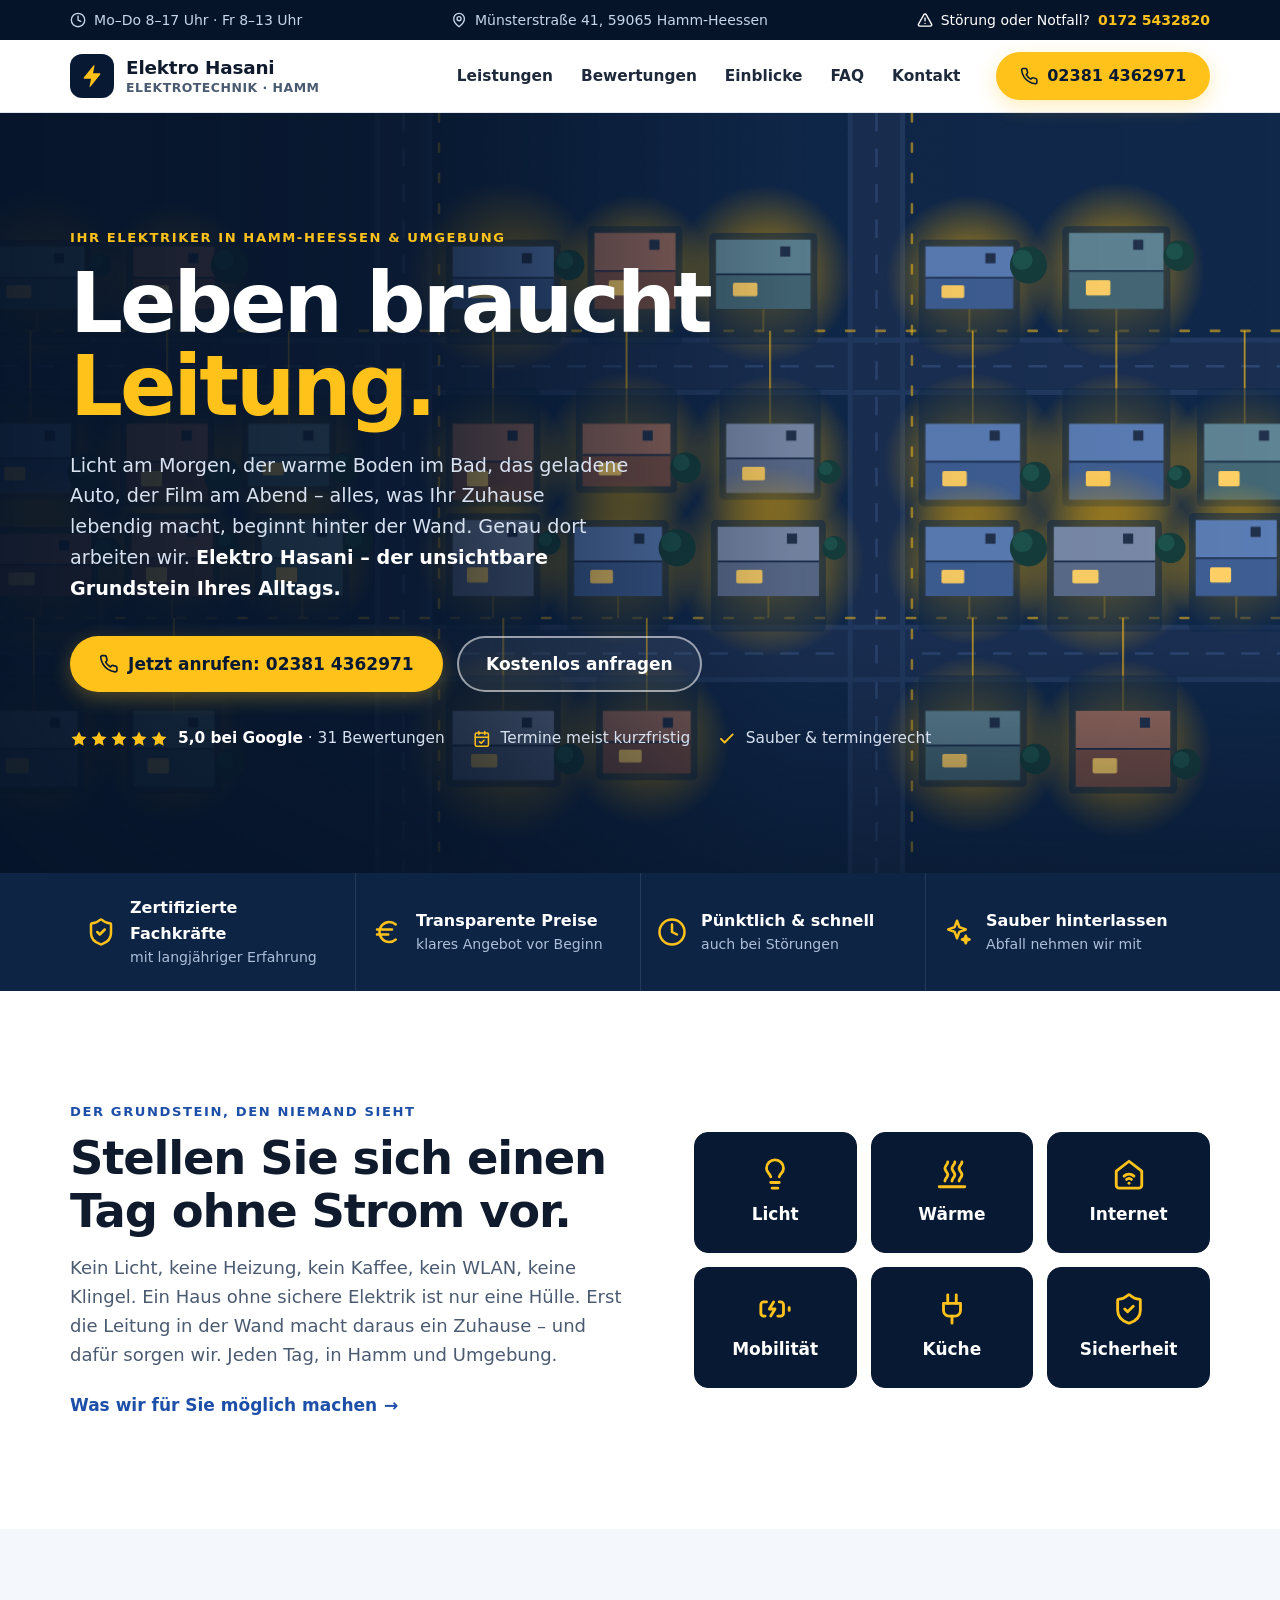
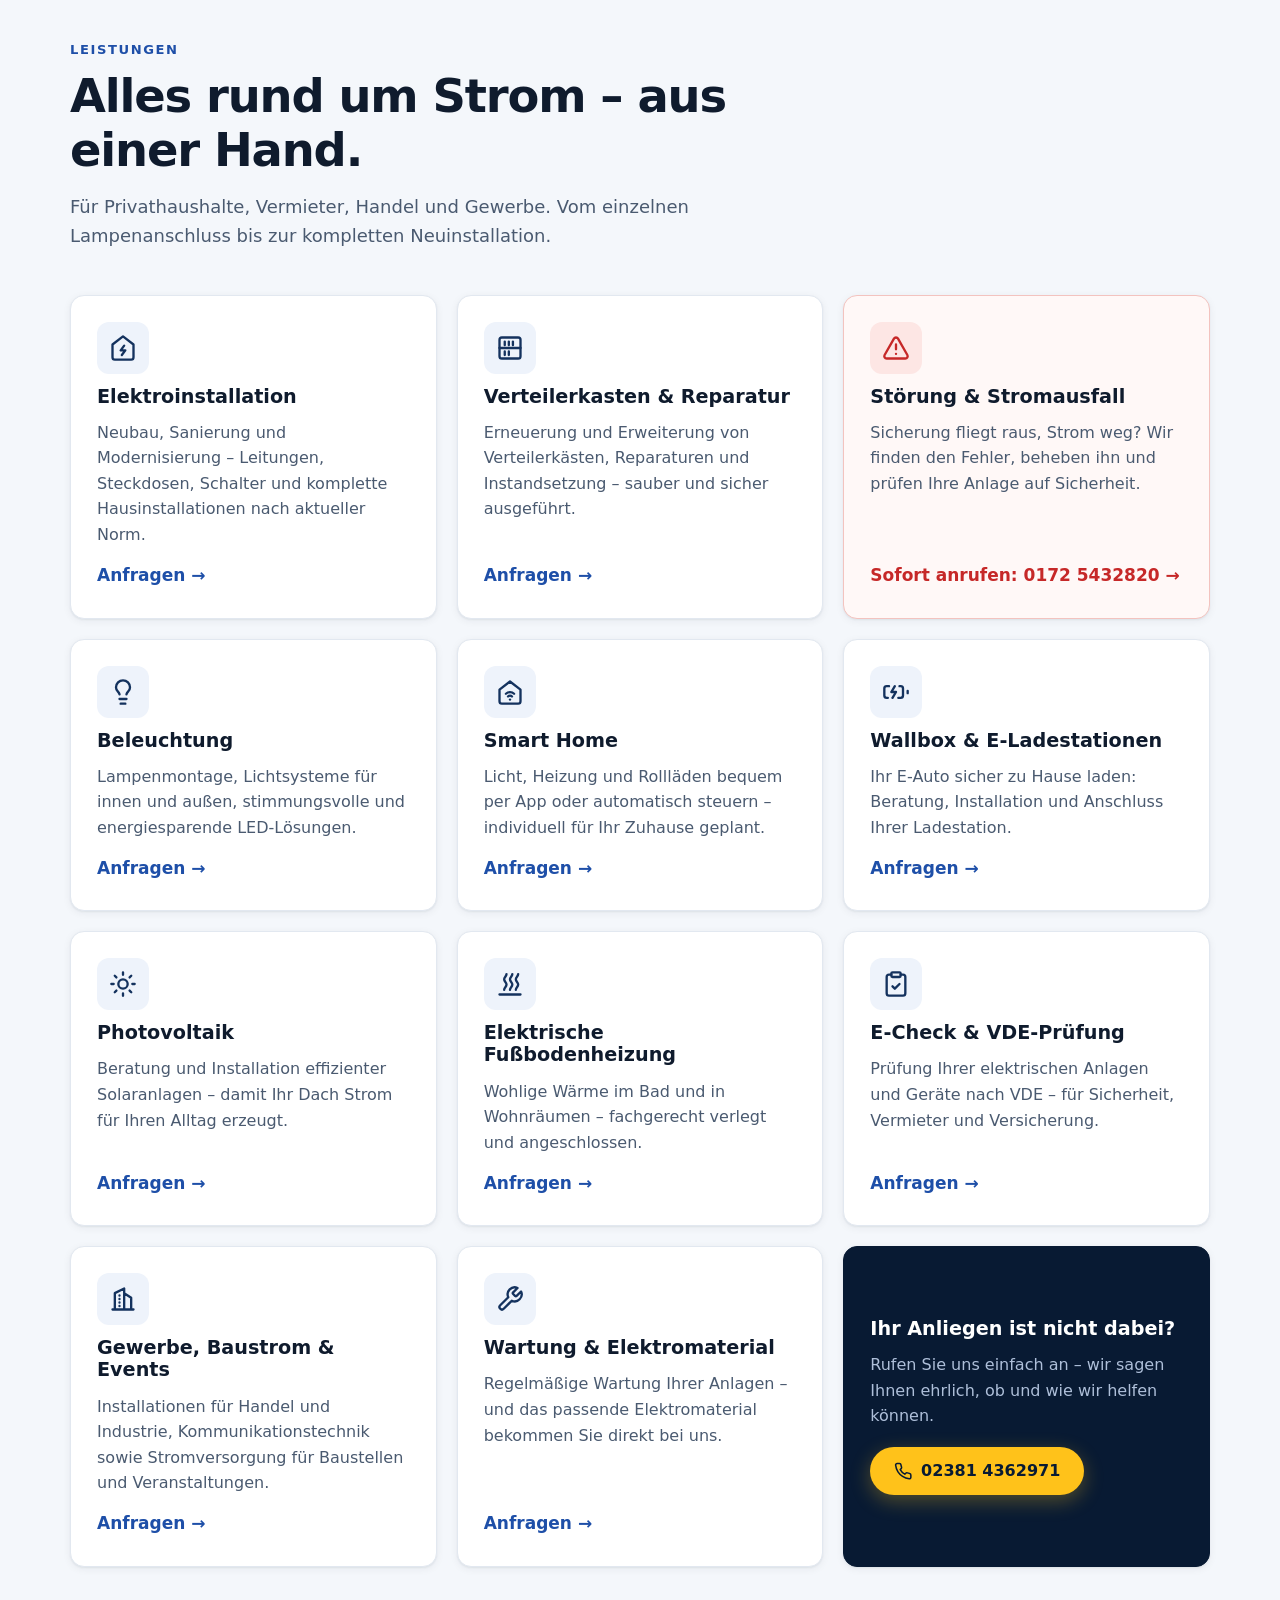
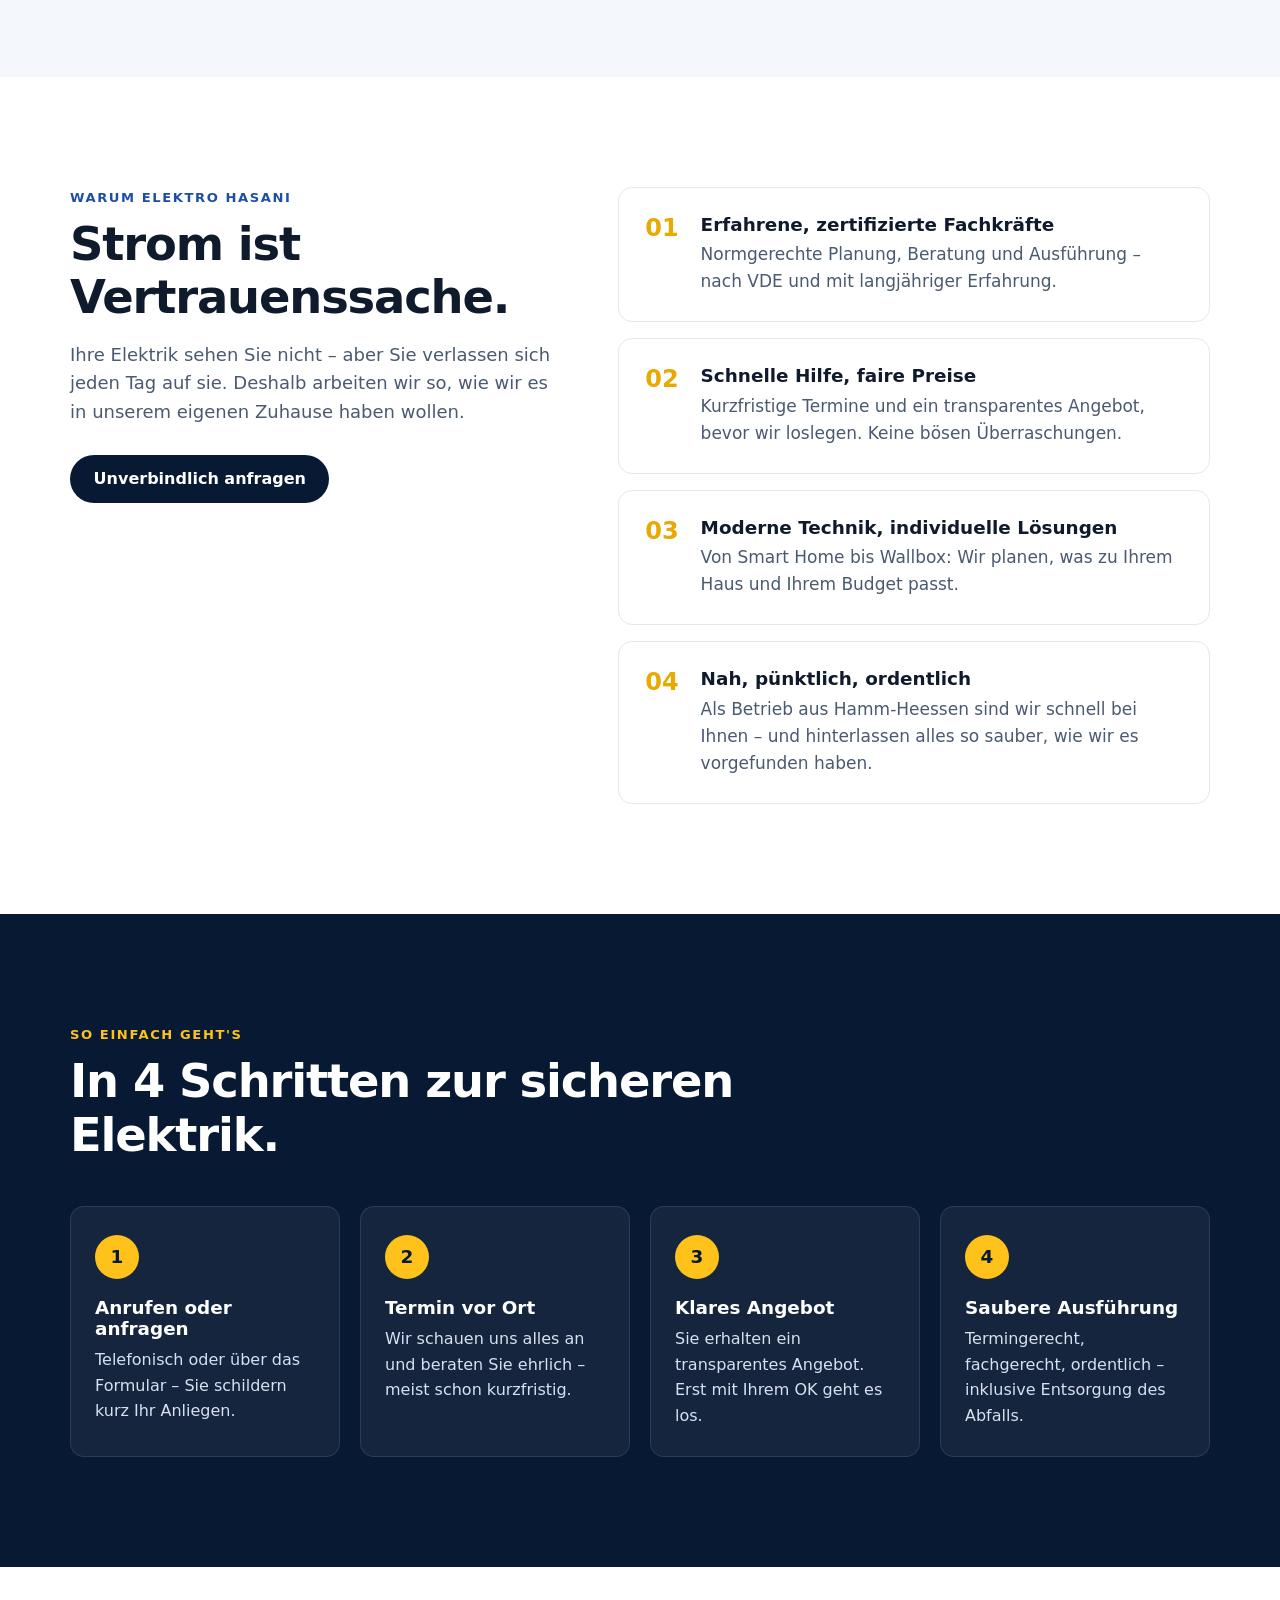
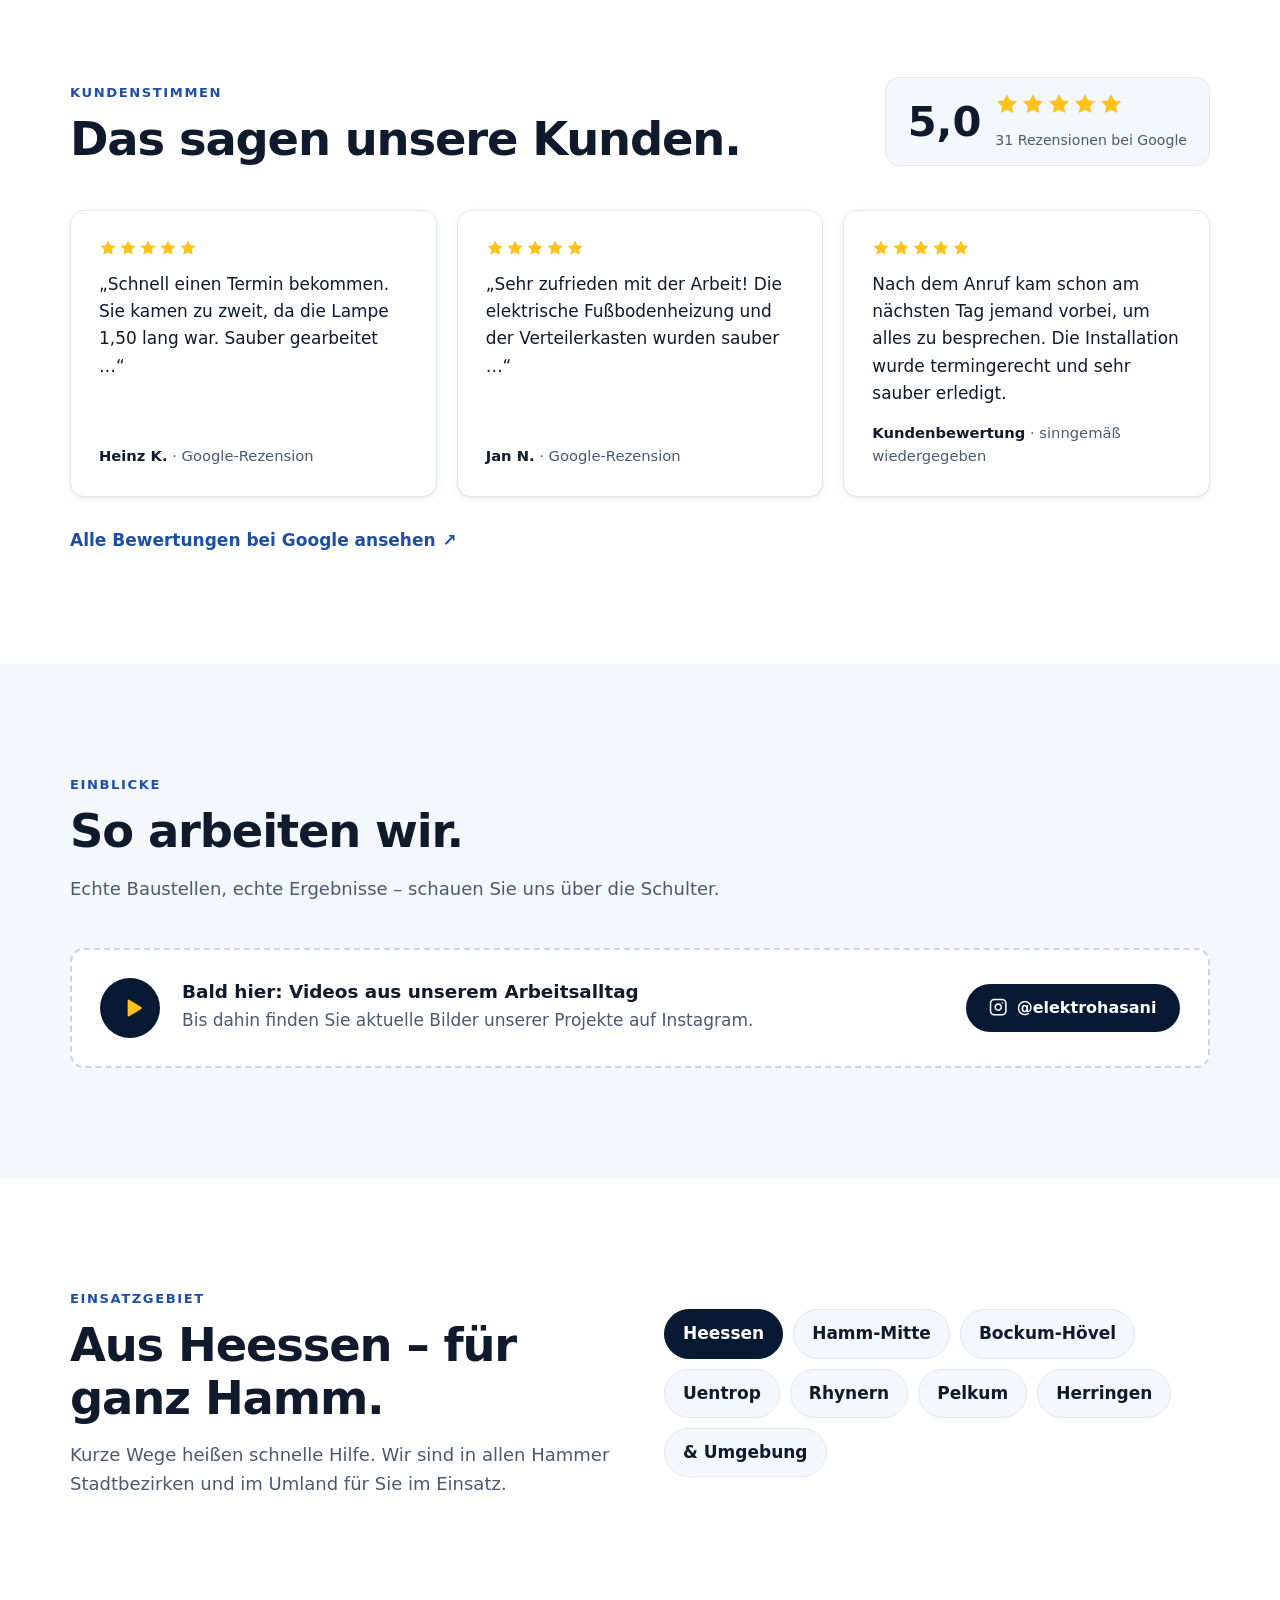
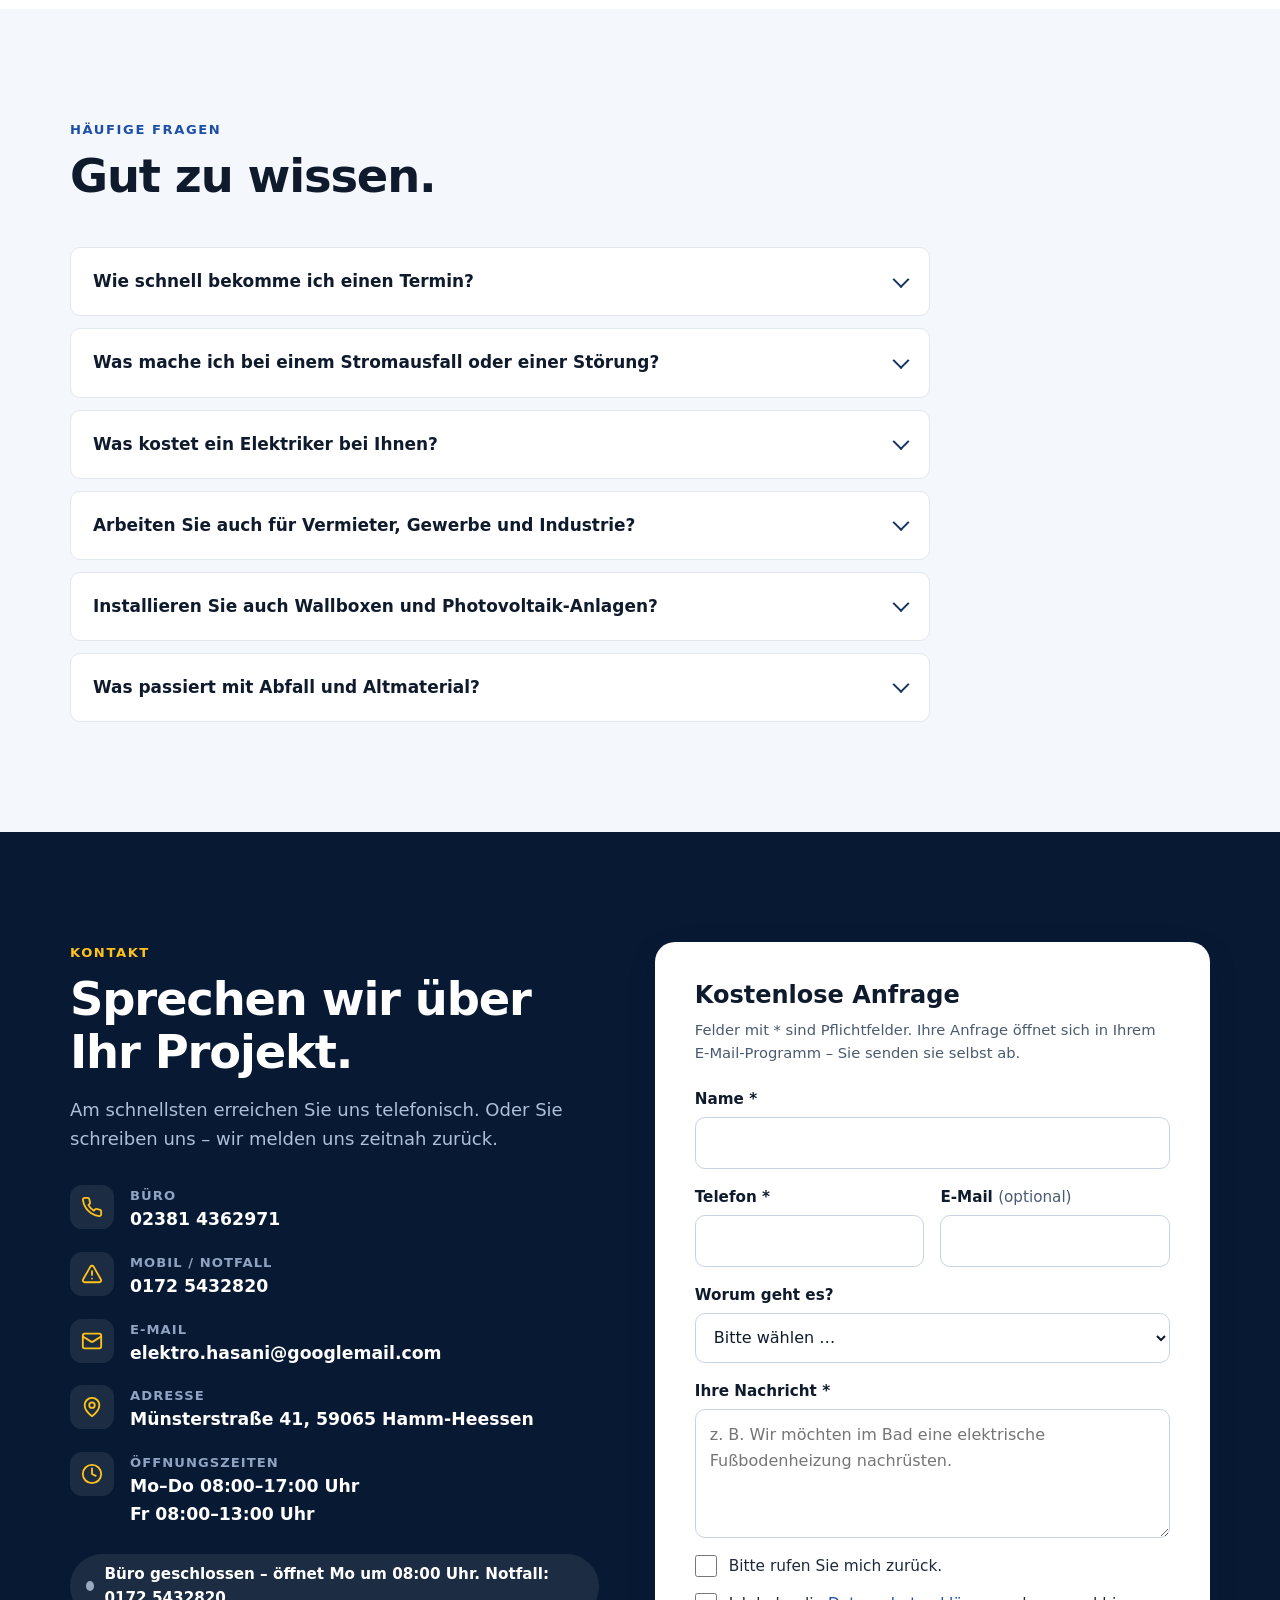
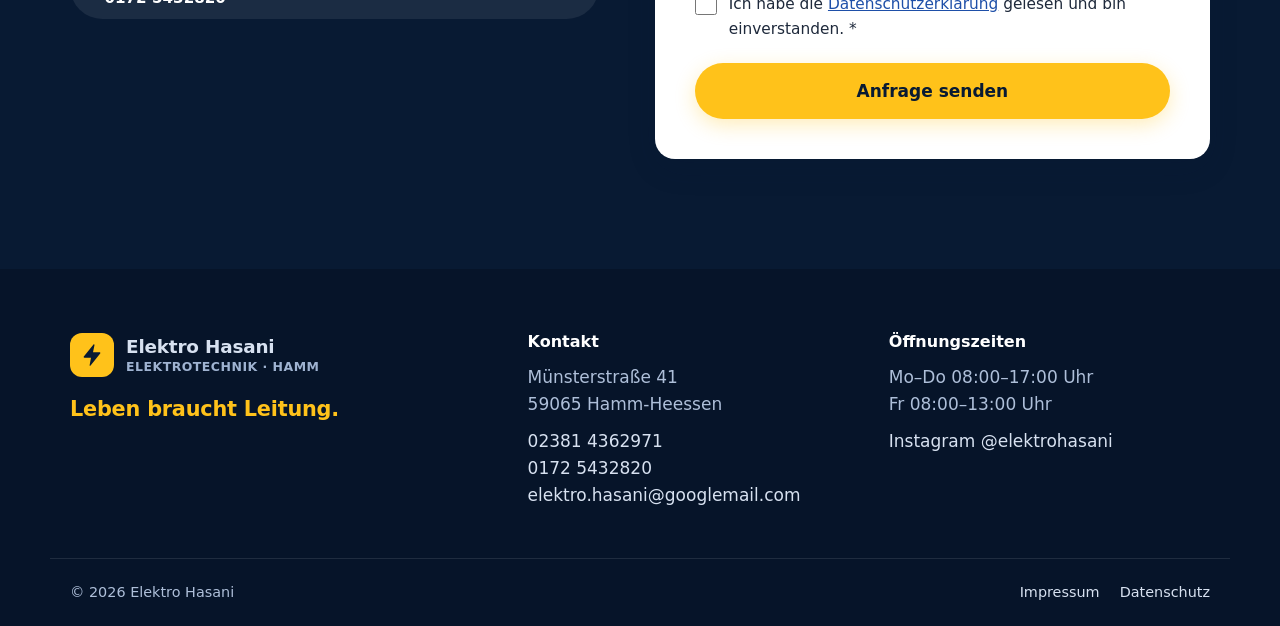
<file: websites/elektro-hasani/index.html>
<!doctype html>
<html lang="de">
<head>
  <meta charset="utf-8">
  <meta name="viewport" content="width=device-width, initial-scale=1">
  <title>Elektriker in Hamm-Heessen | Elektro Hasani – Elektroinstallation, Wallbox, E-Check</title>
  <meta name="description" content="Elektro Hasani – Ihr Elektriker in Hamm-Heessen und Umgebung. Elektroinstallation, Verteilerkasten, Beleuchtung, Smart Home, Wallbox, Photovoltaik, Fußbodenheizung und E-Check. 5,0 Sterne bei Google. Jetzt anrufen: 02381 4362971.">
  <meta name="theme-color" content="#081A33">
  <meta property="og:type" content="website">
  <meta property="og:title" content="Elektro Hasani – Leben braucht Leitung.">
  <meta property="og:description" content="Ihr Elektriker in Hamm-Heessen: schnell, sauber, zuverlässig. 5,0 Sterne bei Google.">
  <meta property="og:locale" content="de_DE">
  <link rel="icon" href="data:image/svg+xml,%3Csvg xmlns='http://www.w3.org/2000/svg' viewBox='0 0 32 32'%3E%3Crect width='32' height='32' rx='7' fill='%23081A33'/%3E%3Cpath d='M18 4 8 18h7l-1 10 10-14h-7z' fill='%23FFC21A'/%3E%3C/svg%3E">
  <link rel="stylesheet" href="assets/style.css">
  <script type="application/ld+json">
  {
    "@context": "https://schema.org",
    "@type": "Electrician",
    "name": "Elektro Hasani",
    "slogan": "Leben braucht Leitung.",
    "telephone": "+49 2381 4362971",
    "email": "elektro.hasani@googlemail.com",
    "address": {
      "@type": "PostalAddress",
      "streetAddress": "Münsterstraße 41",
      "postalCode": "59065",
      "addressLocality": "Hamm",
      "addressRegion": "NRW",
      "addressCountry": "DE"
    },
    "areaServed": ["Hamm", "Hamm-Heessen", "Hamm-Mitte", "Bockum-Hövel", "Uentrop", "Rhynern", "Pelkum", "Herringen"],
    "openingHoursSpecification": [
      { "@type": "OpeningHoursSpecification", "dayOfWeek": ["Monday", "Tuesday", "Wednesday", "Thursday"], "opens": "08:00", "closes": "17:00" },
      { "@type": "OpeningHoursSpecification", "dayOfWeek": "Friday", "opens": "08:00", "closes": "13:00" }
    ],
    "sameAs": ["https://www.instagram.com/elektrohasani/"]
  }
  </script>
</head>
<body>
<svg xmlns="http://www.w3.org/2000/svg" style="display:none" aria-hidden="true">
  <defs>
    <symbol id="i-zap" viewBox="0 0 24 24" fill="currentColor"><path d="M13.5 1.5 3.8 13.6c-.4.5 0 1.2.6 1.2H11l-1.4 7.4c-.1.6.6.9 1 .4l9.6-12.1c.4-.5 0-1.2-.6-1.2H13l1.5-7.3c.1-.6-.6-.9-1-.5z"/></symbol>
    <symbol id="i-phone" viewBox="0 0 24 24" fill="none" stroke="currentColor" stroke-width="2" stroke-linecap="round" stroke-linejoin="round"><path d="M22 16.92v3a2 2 0 0 1-2.18 2 19.79 19.79 0 0 1-8.63-3.07 19.5 19.5 0 0 1-6-6 19.79 19.79 0 0 1-3.07-8.67A2 2 0 0 1 4.11 2h3a2 2 0 0 1 2 1.72c.13.96.36 1.9.7 2.81a2 2 0 0 1-.45 2.11L8.09 9.91a16 16 0 0 0 6 6l1.27-1.27a2 2 0 0 1 2.11-.45c.91.34 1.85.57 2.81.7A2 2 0 0 1 22 16.92z"/></symbol>
    <symbol id="i-mail" viewBox="0 0 24 24" fill="none" stroke="currentColor" stroke-width="2" stroke-linecap="round" stroke-linejoin="round"><rect x="2" y="4" width="20" height="16" rx="2"/><path d="m22 7-8.97 5.7a1.94 1.94 0 0 1-2.06 0L2 7"/></symbol>
    <symbol id="i-pin" viewBox="0 0 24 24" fill="none" stroke="currentColor" stroke-width="2" stroke-linecap="round" stroke-linejoin="round"><path d="M20 10c0 6-8 12-8 12s-8-6-8-12a8 8 0 0 1 16 0Z"/><circle cx="12" cy="10" r="3"/></symbol>
    <symbol id="i-clock" viewBox="0 0 24 24" fill="none" stroke="currentColor" stroke-width="2" stroke-linecap="round" stroke-linejoin="round"><circle cx="12" cy="12" r="10"/><path d="M12 6v6l4 2"/></symbol>
    <symbol id="i-check" viewBox="0 0 24 24" fill="none" stroke="currentColor" stroke-width="2.5" stroke-linecap="round" stroke-linejoin="round"><path d="M20 6 9 17l-5-5"/></symbol>
    <symbol id="i-star" viewBox="0 0 24 24" fill="currentColor"><path d="M12 2l3.09 6.26L22 9.27l-5 4.87 1.18 6.88L12 17.77l-6.18 3.25L7 14.14 2 9.27l6.91-1.01L12 2z"/></symbol>
    <symbol id="i-calendar" viewBox="0 0 24 24" fill="none" stroke="currentColor" stroke-width="2" stroke-linecap="round" stroke-linejoin="round"><rect x="3" y="4" width="18" height="18" rx="2"/><path d="M16 2v4M8 2v4M3 10h18M9 16l2 2 4-4"/></symbol>
    <symbol id="i-alert" viewBox="0 0 24 24" fill="none" stroke="currentColor" stroke-width="2" stroke-linecap="round" stroke-linejoin="round"><path d="m21.73 18-8-14a2 2 0 0 0-3.48 0l-8 14A2 2 0 0 0 4 21h16a2 2 0 0 0 1.73-3Z"/><path d="M12 9v4M12 17h.01"/></symbol>
    <symbol id="i-shield" viewBox="0 0 24 24" fill="none" stroke="currentColor" stroke-width="2" stroke-linecap="round" stroke-linejoin="round"><path d="M20 13c0 5-3.5 7.5-7.66 8.95a1 1 0 0 1-.67-.01C7.5 20.5 4 18 4 13V6a1 1 0 0 1 1-1c2 0 4.5-1.2 6.24-2.72a1.17 1.17 0 0 1 1.52 0C14.51 3.81 17 5 19 5a1 1 0 0 1 1 1z"/><path d="m9 12 2 2 4-4"/></symbol>
    <symbol id="i-euro" viewBox="0 0 24 24" fill="none" stroke="currentColor" stroke-width="2" stroke-linecap="round" stroke-linejoin="round"><path d="M4 10h12M4 14h9M19 6a7.7 7.7 0 0 0-5.2-2A7.9 7.9 0 0 0 6 12c0 4.4 3.5 8 7.8 8 2 0 3.8-.8 5.2-2"/></symbol>
    <symbol id="i-sparkle" viewBox="0 0 24 24" fill="none" stroke="currentColor" stroke-width="2" stroke-linecap="round" stroke-linejoin="round"><path d="M12 3l1.9 5.1L19 10l-5.1 1.9L12 17l-1.9-5.1L5 10l5.1-1.9z"/><path d="M19 15l.8 2.2L22 18l-2.2.8L19 21l-.8-2.2L16 18l2.2-.8z"/></symbol>
    <symbol id="i-bulb" viewBox="0 0 24 24" fill="none" stroke="currentColor" stroke-width="2" stroke-linecap="round" stroke-linejoin="round"><path d="M15 14c.2-1 .7-1.7 1.5-2.5 1-.9 1.5-2.2 1.5-3.5A6 6 0 0 0 6 8c0 1 .2 2.2 1.5 3.5.7.7 1.3 1.5 1.5 2.5"/><path d="M9 18h6M10 22h4"/></symbol>
    <symbol id="i-heat" viewBox="0 0 24 24" fill="none" stroke="currentColor" stroke-width="2" stroke-linecap="round" stroke-linejoin="round"><path d="M3 21h18"/><path d="M7 17c0-2 2-2.5 2-4.5S7 10 7 8s2-2.5 2-4.5"/><path d="M12 17c0-2 2-2.5 2-4.5S12 10 12 8s2-2.5 2-4.5"/><path d="M17 17c0-2 2-2.5 2-4.5S17 10 17 8s2-2.5 2-4.5"/></symbol>
    <symbol id="i-wifi" viewBox="0 0 24 24" fill="none" stroke="currentColor" stroke-width="2" stroke-linecap="round" stroke-linejoin="round"><path d="m3 10 9-7 9 7v10a2 2 0 0 1-2 2H5a2 2 0 0 1-2-2z"/><path d="M8.5 13.5a5 5 0 0 1 7 0M10.3 15.8a2.3 2.3 0 0 1 3.4 0"/><path d="M12 18.5h.01"/></symbol>
    <symbol id="i-battery" viewBox="0 0 24 24" fill="none" stroke="currentColor" stroke-width="2" stroke-linecap="round" stroke-linejoin="round"><path d="M15 7h1a2 2 0 0 1 2 2v6a2 2 0 0 1-2 2h-2M6 7H4a2 2 0 0 0-2 2v6a2 2 0 0 0 2 2h1"/><path d="m11 7-3 5h4l-3 5M22 11v2"/></symbol>
    <symbol id="i-plug" viewBox="0 0 24 24" fill="none" stroke="currentColor" stroke-width="2" stroke-linecap="round" stroke-linejoin="round"><path d="M12 22v-5M9 8V2M15 8V2"/><path d="M18 8v5a4 4 0 0 1-4 4h-4a4 4 0 0 1-4-4V8Z"/></symbol>
    <symbol id="i-home" viewBox="0 0 24 24" fill="none" stroke="currentColor" stroke-width="2" stroke-linecap="round" stroke-linejoin="round"><path d="m3 9 9-7 9 7v11a2 2 0 0 1-2 2H5a2 2 0 0 1-2-2z"/><path d="m13 10-3 4h4l-3 4"/></symbol>
    <symbol id="i-panel" viewBox="0 0 24 24" fill="none" stroke="currentColor" stroke-width="2" stroke-linecap="round" stroke-linejoin="round"><rect x="3" y="3" width="18" height="18" rx="2"/><path d="M3 12h18M7.5 6.5v3M11 6.5v3M14.5 6.5v3M7.5 15v3M11 15v3"/></symbol>
    <symbol id="i-sun" viewBox="0 0 24 24" fill="none" stroke="currentColor" stroke-width="2" stroke-linecap="round" stroke-linejoin="round"><circle cx="12" cy="12" r="4"/><path d="M12 2v2M12 20v2M4.93 4.93l1.41 1.41M17.66 17.66l1.41 1.41M2 12h2M20 12h2M6.34 17.66l-1.41 1.41M19.07 4.93l-1.41 1.41"/></symbol>
    <symbol id="i-clipboard" viewBox="0 0 24 24" fill="none" stroke="currentColor" stroke-width="2" stroke-linecap="round" stroke-linejoin="round"><rect x="8" y="2" width="8" height="4" rx="1"/><path d="M16 4h2a2 2 0 0 1 2 2v14a2 2 0 0 1-2 2H6a2 2 0 0 1-2-2V6a2 2 0 0 1 2-2h2"/><path d="m9 14 2 2 4-4"/></symbol>
    <symbol id="i-building" viewBox="0 0 24 24" fill="none" stroke="currentColor" stroke-width="2" stroke-linecap="round" stroke-linejoin="round"><path d="M3 21h18M5 21V7l8-4v18M19 21V11l-6-4"/><path d="M9 9v.01M9 12v.01M9 15v.01M9 18v.01"/></symbol>
    <symbol id="i-wrench" viewBox="0 0 24 24" fill="none" stroke="currentColor" stroke-width="2" stroke-linecap="round" stroke-linejoin="round"><path d="M14.7 6.3a1 1 0 0 0 0 1.4l1.6 1.6a1 1 0 0 0 1.4 0l3.77-3.77a6 6 0 0 1-7.94 7.94l-6.91 6.91a2.12 2.12 0 0 1-3-3l6.91-6.91a6 6 0 0 1 7.94-7.94l-3.76 3.76z"/></symbol>
    <symbol id="i-play" viewBox="0 0 24 24" fill="currentColor"><path d="M8 5.14v13.72a1 1 0 0 0 1.5.86l11-6.86a1 1 0 0 0 0-1.72l-11-6.86A1 1 0 0 0 8 5.14z"/></symbol>
    <symbol id="i-instagram" viewBox="0 0 24 24" fill="none" stroke="currentColor" stroke-width="2" stroke-linecap="round" stroke-linejoin="round"><rect x="2" y="2" width="20" height="20" rx="5"/><path d="M16 11.37A4 4 0 1 1 12.63 8 4 4 0 0 1 16 11.37z"/><path d="M17.5 6.5h.01"/></symbol>
  </defs>
</svg>

<a class="skip-link" href="#main">Zum Inhalt springen</a>

<div class="topbar" role="note">
  <div class="container topbar__inner">
    <span><svg class="icon" aria-hidden="true"><use href="#i-clock"/></svg> Mo–Do 8–17 Uhr · Fr 8–13 Uhr</span>
    <span class="topbar__addr"><svg class="icon" aria-hidden="true"><use href="#i-pin"/></svg> Münsterstraße 41, 59065 Hamm-Heessen</span>
    <a href="tel:+491725432820"><svg class="icon" aria-hidden="true"><use href="#i-alert"/></svg> Störung oder Notfall? <strong>0172 5432820</strong></a>
  </div>
</div>

<header class="header" id="top">
  <div class="container header__inner">
    <a class="logo" href="#top" aria-label="Elektro Hasani – zum Seitenanfang">
      <span class="logo__mark" aria-hidden="true"><svg><use href="#i-zap"/></svg></span>
      <span class="logo__text"><strong>Elektro Hasani</strong><small>Elektrotechnik · Hamm</small></span>
    </a>
    <nav class="nav" id="nav" aria-label="Hauptnavigation">
      <ul>
        <li><a href="#leistungen">Leistungen</a></li>
        <li><a href="#bewertungen">Bewertungen</a></li>
        <li><a href="#videos">Einblicke</a></li>
        <li><a href="#faq">FAQ</a></li>
        <li><a href="#kontakt">Kontakt</a></li>
      </ul>
    </nav>
    <a class="btn btn--primary header__call" href="tel:+4923814362971">
      <svg class="icon" aria-hidden="true"><use href="#i-phone"/></svg><span>02381 4362971</span>
    </a>
    <button class="nav-toggle" type="button" aria-expanded="false" aria-controls="nav" aria-label="Menü öffnen">
      <span></span><span></span><span></span>
    </button>
  </div>
</header>

<main id="main">

  <!-- HERO: Häuser aus der Vogelperspektive, Strom fließt, Licht geht an -->
  <section class="hero" aria-labelledby="hero-title">
    <div class="hero__map">
<svg class="hero-map" viewBox="0 0 1600 900" preserveAspectRatio="xMidYMid slice" xmlns="http://www.w3.org/2000/svg" aria-hidden="true" focusable="false"><defs><radialGradient id="glow"><stop offset="0" stop-color="#FFD166" stop-opacity="1"/><stop offset=".4" stop-color="#FFB703" stop-opacity=".45"/><stop offset="1" stop-color="#FFB703" stop-opacity="0"/></radialGradient><pattern id="grass" width="14" height="14" patternUnits="userSpaceOnUse"><rect width="14" height="14" fill="#10284A"/><circle cx="3" cy="4" r="1" fill="#12294C"/><circle cx="10" cy="11" r="1" fill="#12294C"/></pattern></defs><rect width="1600" height="900" fill="url(#grass)"/><rect x="0" y="272.0" width="1600" height="56" fill="#1A2F52"/><line x1="0" y1="300" x2="1600" y2="300" stroke="#2C4670" stroke-width="3" stroke-dasharray="22 20"/><rect x="0" y="612.0" width="1600" height="56" fill="#1A2F52"/><line x1="0" y1="640" x2="1600" y2="640" stroke="#2C4670" stroke-width="3" stroke-dasharray="22 20"/><rect x="492.0" y="0" width="56" height="900" fill="#1A2F52"/><line x1="520" y1="0" x2="520" y2="900" stroke="#2C4670" stroke-width="3" stroke-dasharray="22 20"/><rect x="1052.0" y="0" width="56" height="900" fill="#1A2F52"/><line x1="1080" y1="0" x2="1080" y2="900" stroke="#2C4670" stroke-width="3" stroke-dasharray="22 20"/><rect x="0" y="266.0" width="1600" height="6" fill="#223A60"/><rect x="0" y="328.0" width="1600" height="6" fill="#223A60"/><rect x="0" y="606.0" width="1600" height="6" fill="#223A60"/><rect x="0" y="668.0" width="1600" height="6" fill="#223A60"/><rect x="486.0" y="0" width="6" height="900" fill="#223A60"/><rect x="548.0" y="0" width="6" height="900" fill="#223A60"/><rect x="1046.0" y="0" width="6" height="900" fill="#223A60"/><rect x="1108.0" y="0" width="6" height="900" fill="#223A60"/><g class="current" fill="none" stroke="#FFC21A" stroke-width="3" stroke-linecap="round"><path d="M0 258.0 H1600"/><path d="M0 598.0 H1600"/><path d="M562.0 0 V900"/><path d="M1122.0 0 V900"/></g><path class="feed" style="--d:0.0s" d="M86.0 258.0 V232.0" stroke="#FFC21A" stroke-width="2" fill="none"/><circle class="lit" style="--d:0.0s" cx="86.0" cy="195.0" r="106" fill="url(#glow)"/><rect x="22" y="150.0" width="128" height="124" rx="6" fill="#10284A" opacity=".55"/><g class="house" style="--d:0.0s"><rect x="30" y="158.0" width="112" height="37.0" fill="#5F8494"/><rect x="30" y="195.0" width="112" height="37.0" fill="#456876"/><line x1="30" y1="195.0" x2="142" y2="195.0" stroke="#1B2D4A" stroke-width="2"/><rect x="106" y="166.0" width="12" height="12" fill="#22324D"/><rect class="win" x="50" y="204" width="29" height="15" rx="2" fill="#FFD166"/></g><path class="feed" style="--d:0.25s" d="M248.0 258.0 V232.0" stroke="#FFC21A" stroke-width="2" fill="none"/><circle class="lit" style="--d:0.25s" cx="248.0" cy="195.0" r="91" fill="url(#glow)"/><rect x="192" y="150.0" width="112" height="124" rx="6" fill="#10284A" opacity=".55"/><g class="house" style="--d:0.25s"><rect x="200" y="158.0" width="96" height="37.0" fill="#9A6B5E"/><rect x="200" y="195.0" width="96" height="37.0" fill="#7A5046"/><line x1="200" y1="195.0" x2="296" y2="195.0" stroke="#1B2D4A" stroke-width="2"/><rect x="265" y="166.0" width="12" height="12" fill="#22324D"/><rect class="win" x="217" y="204" width="25" height="15" rx="2" fill="#FFD166"/></g><path class="feed" style="--d:0.5s" d="M78.0 258.0 V368.0" stroke="#FFC21A" stroke-width="2" fill="none"/><circle class="lit" style="--d:0.5s" cx="78.0" cy="409.0" r="91" fill="url(#glow)"/><rect x="22" y="326.0" width="112" height="132" rx="6" fill="#10284A" opacity=".55"/><g class="house" style="--d:0.5s"><rect x="30" y="368.0" width="96" height="41.0" fill="#5B7DB5"/><rect x="30" y="409.0" width="96" height="41.0" fill="#3F5F94"/><line x1="30" y1="409.0" x2="126" y2="409.0" stroke="#1B2D4A" stroke-width="2"/><rect x="95" y="376.0" width="12" height="12" fill="#22324D"/><rect class="win" x="47" y="419" width="25" height="16" rx="2" fill="#FFD166"/></g><path class="feed" style="--d:0.75s" d="M240.0 258.0 V368.0" stroke="#FFC21A" stroke-width="2" fill="none"/><circle class="lit" style="--d:0.75s" cx="240.0" cy="413.0" r="91" fill="url(#glow)"/><rect x="184" y="326.0" width="112" height="140" rx="6" fill="#10284A" opacity=".55"/><g class="house" style="--d:0.75s"><rect x="192" y="368.0" width="96" height="45.0" fill="#9A6B5E"/><rect x="192" y="413.0" width="96" height="45.0" fill="#7A5046"/><line x1="192" y1="413.0" x2="288" y2="413.0" stroke="#1B2D4A" stroke-width="2"/><rect x="257" y="376.0" width="12" height="12" fill="#22324D"/><rect class="win" x="209" y="424" width="25" height="18" rx="2" fill="#FFD166"/></g><path class="feed" style="--d:1.0s" d="M384.0 258.0 V368.0" stroke="#FFC21A" stroke-width="2" fill="none"/><circle class="lit" style="--d:1.0s" cx="384.0" cy="405.0" r="91" fill="url(#glow)"/><rect x="328" y="326.0" width="112" height="124" rx="6" fill="#10284A" opacity=".55"/><g class="house" style="--d:1.0s"><rect x="336" y="368.0" width="96" height="37.0" fill="#5F8494"/><rect x="336" y="405.0" width="96" height="37.0" fill="#456876"/><line x1="336" y1="405.0" x2="432" y2="405.0" stroke="#1B2D4A" stroke-width="2"/><rect x="401" y="376.0" width="12" height="12" fill="#22324D"/><rect class="win" x="353" y="414" width="25" height="15" rx="2" fill="#FFD166"/></g><path class="feed" style="--d:1.25s" d="M90.0 598.0 V572.0" stroke="#FFC21A" stroke-width="2" fill="none"/><circle class="lit" style="--d:1.25s" cx="90.0" cy="535.0" r="114" fill="url(#glow)"/><rect x="22" y="490.0" width="136" height="124" rx="6" fill="#10284A" opacity=".55"/><g class="house" style="--d:1.25s"><rect x="30" y="498.0" width="120" height="37.0" fill="#9A6B5E"/><rect x="30" y="535.0" width="120" height="37.0" fill="#7A5046"/><line x1="30" y1="535.0" x2="150" y2="535.0" stroke="#1B2D4A" stroke-width="2"/><rect x="112" y="506.0" width="12" height="12" fill="#22324D"/><rect class="win" x="52" y="544" width="31" height="15" rx="2" fill="#FFD166"/></g><path class="feed" style="--d:1.5s" d="M246.0 598.0 V572.0" stroke="#FFC21A" stroke-width="2" fill="none"/><circle class="lit" style="--d:1.5s" cx="246.0" cy="527.0" r="91" fill="url(#glow)"/><rect x="190" y="474.0" width="112" height="140" rx="6" fill="#10284A" opacity=".55"/><g class="house" style="--d:1.5s"><rect x="198" y="482.0" width="96" height="45.0" fill="#9A6B5E"/><rect x="198" y="527.0" width="96" height="45.0" fill="#7A5046"/><line x1="198" y1="527.0" x2="294" y2="527.0" stroke="#1B2D4A" stroke-width="2"/><rect x="263" y="490.0" width="12" height="12" fill="#22324D"/><rect class="win" x="215" y="538" width="25" height="18" rx="2" fill="#FFD166"/></g><path class="feed" style="--d:1.75s" d="M400.0 598.0 V572.0" stroke="#FFC21A" stroke-width="2" fill="none"/><circle class="lit" style="--d:1.75s" cx="400.0" cy="527.0" r="91" fill="url(#glow)"/><rect x="344" y="474.0" width="112" height="140" rx="6" fill="#10284A" opacity=".55"/><g class="house" style="--d:1.75s"><rect x="352" y="482.0" width="96" height="45.0" fill="#5F8494"/><rect x="352" y="527.0" width="96" height="45.0" fill="#456876"/><line x1="352" y1="527.0" x2="448" y2="527.0" stroke="#1B2D4A" stroke-width="2"/><rect x="417" y="490.0" width="12" height="12" fill="#22324D"/><rect class="win" x="369" y="538" width="25" height="18" rx="2" fill="#FFD166"/></g><path class="feed" style="--d:2.0s" d="M82.0 598.0 V708.0" stroke="#FFC21A" stroke-width="2" fill="none"/><circle class="lit" style="--d:2.0s" cx="82.0" cy="753.0" r="99" fill="url(#glow)"/><rect x="22" y="666.0" width="120" height="140" rx="6" fill="#10284A" opacity=".55"/><g class="house" style="--d:2.0s"><rect x="30" y="708.0" width="104" height="45.0" fill="#7A8AA8"/><rect x="30" y="753.0" width="104" height="45.0" fill="#5B6B8A"/><line x1="30" y1="753.0" x2="134" y2="753.0" stroke="#1B2D4A" stroke-width="2"/><rect x="101" y="716.0" width="12" height="12" fill="#22324D"/><rect class="win" x="49" y="764" width="27" height="18" rx="2" fill="#FFD166"/></g><path class="feed" style="--d:2.25s" d="M248.0 598.0 V708.0" stroke="#FFC21A" stroke-width="2" fill="none"/><circle class="lit" style="--d:2.25s" cx="248.0" cy="753.0" r="91" fill="url(#glow)"/><rect x="192" y="666.0" width="112" height="140" rx="6" fill="#10284A" opacity=".55"/><g class="house" style="--d:2.25s"><rect x="200" y="708.0" width="96" height="45.0" fill="#5F8494"/><rect x="200" y="753.0" width="96" height="45.0" fill="#456876"/><line x1="200" y1="753.0" x2="296" y2="753.0" stroke="#1B2D4A" stroke-width="2"/><rect x="265" y="716.0" width="12" height="12" fill="#22324D"/><rect class="win" x="217" y="764" width="25" height="18" rx="2" fill="#FFD166"/></g><path class="feed" style="--d:2.5s" d="M638.0 258.0 V232.0" stroke="#FFC21A" stroke-width="2" fill="none"/><circle class="lit" style="--d:2.5s" cx="638.0" cy="195.0" r="114" fill="url(#glow)"/><rect x="570.0" y="150.0" width="136" height="124" rx="6" fill="#10284A" opacity=".55"/><g class="house" style="--d:2.5s"><rect x="578.0" y="158.0" width="120" height="37.0" fill="#5B7DB5"/><rect x="578.0" y="195.0" width="120" height="37.0" fill="#3F5F94"/><line x1="578.0" y1="195.0" x2="698.0" y2="195.0" stroke="#1B2D4A" stroke-width="2"/><rect x="660" y="166.0" width="12" height="12" fill="#22324D"/><rect class="win" x="600" y="204" width="31" height="15" rx="2" fill="#FFD166"/></g><path class="feed" style="--d:2.75s" d="M794.0 258.0 V232.0" stroke="#FFC21A" stroke-width="2" fill="none"/><circle class="lit" style="--d:2.75s" cx="794.0" cy="187.0" r="91" fill="url(#glow)"/><rect x="738.0" y="134.0" width="112" height="140" rx="6" fill="#10284A" opacity=".55"/><g class="house" style="--d:2.75s"><rect x="746.0" y="142.0" width="96" height="45.0" fill="#9A6B5E"/><rect x="746.0" y="187.0" width="96" height="45.0" fill="#7A5046"/><line x1="746.0" y1="187.0" x2="842.0" y2="187.0" stroke="#1B2D4A" stroke-width="2"/><rect x="811" y="150.0" width="12" height="12" fill="#22324D"/><rect class="win" x="763" y="198" width="25" height="18" rx="2" fill="#FFD166"/></g><path class="feed" style="--d:3.0s" d="M946.0 258.0 V232.0" stroke="#FFC21A" stroke-width="2" fill="none"/><circle class="lit" style="--d:3.0s" cx="946.0" cy="191.0" r="106" fill="url(#glow)"/><rect x="882.0" y="142.0" width="128" height="132" rx="6" fill="#10284A" opacity=".55"/><g class="house" style="--d:3.0s"><rect x="890.0" y="150.0" width="112" height="41.0" fill="#5F8494"/><rect x="890.0" y="191.0" width="112" height="41.0" fill="#456876"/><line x1="890.0" y1="191.0" x2="1002.0" y2="191.0" stroke="#1B2D4A" stroke-width="2"/><rect x="966" y="158.0" width="12" height="12" fill="#22324D"/><rect class="win" x="910" y="201" width="29" height="16" rx="2" fill="#FFD166"/></g><path class="feed" style="--d:3.25s" d="M626.0 258.0 V368.0" stroke="#FFC21A" stroke-width="2" fill="none"/><circle class="lit" style="--d:3.25s" cx="626.0" cy="413.0" r="91" fill="url(#glow)"/><rect x="570.0" y="326.0" width="112" height="140" rx="6" fill="#10284A" opacity=".55"/><g class="house" style="--d:3.25s"><rect x="578.0" y="368.0" width="96" height="45.0" fill="#9A6B5E"/><rect x="578.0" y="413.0" width="96" height="45.0" fill="#7A5046"/><line x1="578.0" y1="413.0" x2="674.0" y2="413.0" stroke="#1B2D4A" stroke-width="2"/><rect x="643" y="376.0" width="12" height="12" fill="#22324D"/><rect class="win" x="595" y="424" width="25" height="18" rx="2" fill="#FFD166"/></g><path class="feed" style="--d:3.5s" d="M784.0 258.0 V368.0" stroke="#FFC21A" stroke-width="2" fill="none"/><circle class="lit" style="--d:3.5s" cx="784.0" cy="405.0" r="99" fill="url(#glow)"/><rect x="724.0" y="326.0" width="120" height="124" rx="6" fill="#10284A" opacity=".55"/><g class="house" style="--d:3.5s"><rect x="732.0" y="368.0" width="104" height="37.0" fill="#9A6B5E"/><rect x="732.0" y="405.0" width="104" height="37.0" fill="#7A5046"/><line x1="732.0" y1="405.0" x2="836.0" y2="405.0" stroke="#1B2D4A" stroke-width="2"/><rect x="803" y="376.0" width="12" height="12" fill="#22324D"/><rect class="win" x="751" y="414" width="27" height="15" rx="2" fill="#FFD166"/></g><path class="feed" style="--d:3.75s" d="M954.0 258.0 V368.0" stroke="#FFC21A" stroke-width="2" fill="none"/><circle class="lit" style="--d:3.75s" cx="954.0" cy="409.0" r="99" fill="url(#glow)"/><rect x="894.0" y="326.0" width="120" height="132" rx="6" fill="#10284A" opacity=".55"/><g class="house" style="--d:3.75s"><rect x="902.0" y="368.0" width="104" height="41.0" fill="#7A8AA8"/><rect x="902.0" y="409.0" width="104" height="41.0" fill="#5B6B8A"/><line x1="902.0" y1="409.0" x2="1006.0" y2="409.0" stroke="#1B2D4A" stroke-width="2"/><rect x="973" y="376.0" width="12" height="12" fill="#22324D"/><rect class="win" x="921" y="419" width="27" height="16" rx="2" fill="#FFD166"/></g><path class="feed" style="--d:4.0s" d="M626.0 598.0 V572.0" stroke="#FFC21A" stroke-width="2" fill="none"/><circle class="lit" style="--d:4.0s" cx="626.0" cy="527.0" r="91" fill="url(#glow)"/><rect x="570.0" y="474.0" width="112" height="140" rx="6" fill="#10284A" opacity=".55"/><g class="house" style="--d:4.0s"><rect x="578.0" y="482.0" width="96" height="45.0" fill="#7A8AA8"/><rect x="578.0" y="527.0" width="96" height="45.0" fill="#5B6B8A"/><line x1="578.0" y1="527.0" x2="674.0" y2="527.0" stroke="#1B2D4A" stroke-width="2"/><rect x="643" y="490.0" width="12" height="12" fill="#22324D"/><rect class="win" x="595" y="538" width="25" height="18" rx="2" fill="#FFD166"/></g><path class="feed" style="--d:4.25s" d="M774.0 598.0 V572.0" stroke="#FFC21A" stroke-width="2" fill="none"/><circle class="lit" style="--d:4.25s" cx="774.0" cy="531.0" r="99" fill="url(#glow)"/><rect x="714.0" y="482.0" width="120" height="132" rx="6" fill="#10284A" opacity=".55"/><g class="house" style="--d:4.25s"><rect x="722.0" y="490.0" width="104" height="41.0" fill="#5B7DB5"/><rect x="722.0" y="531.0" width="104" height="41.0" fill="#3F5F94"/><line x1="722.0" y1="531.0" x2="826.0" y2="531.0" stroke="#1B2D4A" stroke-width="2"/><rect x="793" y="498.0" width="12" height="12" fill="#22324D"/><rect class="win" x="741" y="541" width="27" height="16" rx="2" fill="#FFD166"/></g><path class="feed" style="--d:4.5s" d="M952.0 598.0 V572.0" stroke="#FFC21A" stroke-width="2" fill="none"/><circle class="lit" style="--d:4.5s" cx="952.0" cy="531.0" r="114" fill="url(#glow)"/><rect x="884.0" y="482.0" width="136" height="132" rx="6" fill="#10284A" opacity=".55"/><g class="house" style="--d:4.5s"><rect x="892.0" y="490.0" width="120" height="41.0" fill="#7A8AA8"/><rect x="892.0" y="531.0" width="120" height="41.0" fill="#5B6B8A"/><line x1="892.0" y1="531.0" x2="1012.0" y2="531.0" stroke="#1B2D4A" stroke-width="2"/><rect x="974" y="498.0" width="12" height="12" fill="#22324D"/><rect class="win" x="914" y="541" width="31" height="16" rx="2" fill="#FFD166"/></g><path class="feed" style="--d:4.75s" d="M638.0 598.0 V708.0" stroke="#FFC21A" stroke-width="2" fill="none"/><circle class="lit" style="--d:4.75s" cx="638.0" cy="749.0" r="114" fill="url(#glow)"/><rect x="570.0" y="666.0" width="136" height="132" rx="6" fill="#10284A" opacity=".55"/><g class="house" style="--d:4.75s"><rect x="578.0" y="708.0" width="120" height="41.0" fill="#7A8AA8"/><rect x="578.0" y="749.0" width="120" height="41.0" fill="#5B6B8A"/><line x1="578.0" y1="749.0" x2="698.0" y2="749.0" stroke="#1B2D4A" stroke-width="2"/><rect x="660" y="716.0" width="12" height="12" fill="#22324D"/><rect class="win" x="600" y="759" width="31" height="16" rx="2" fill="#FFD166"/></g><path class="feed" style="--d:5.0s" d="M808.0 598.0 V708.0" stroke="#FFC21A" stroke-width="2" fill="none"/><circle class="lit" style="--d:5.0s" cx="808.0" cy="745.0" r="99" fill="url(#glow)"/><rect x="748.0" y="666.0" width="120" height="124" rx="6" fill="#10284A" opacity=".55"/><g class="house" style="--d:5.0s"><rect x="756.0" y="708.0" width="104" height="37.0" fill="#9A6B5E"/><rect x="756.0" y="745.0" width="104" height="37.0" fill="#7A5046"/><line x1="756.0" y1="745.0" x2="860.0" y2="745.0" stroke="#1B2D4A" stroke-width="2"/><rect x="827" y="716.0" width="12" height="12" fill="#22324D"/><rect class="win" x="775" y="754" width="27" height="15" rx="2" fill="#FFD166"/></g><path class="feed" style="--d:5.25s" d="M1190.0 258.0 V232.0" stroke="#FFC21A" stroke-width="2" fill="none"/><circle class="lit" style="--d:5.25s" cx="1190.0" cy="195.0" r="99" fill="url(#glow)"/><rect x="1130.0" y="150.0" width="120" height="124" rx="6" fill="#10284A" opacity=".55"/><g class="house" style="--d:5.25s"><rect x="1138.0" y="158.0" width="104" height="37.0" fill="#5B7DB5"/><rect x="1138.0" y="195.0" width="104" height="37.0" fill="#3F5F94"/><line x1="1138.0" y1="195.0" x2="1242.0" y2="195.0" stroke="#1B2D4A" stroke-width="2"/><rect x="1209" y="166.0" width="12" height="12" fill="#22324D"/><rect class="win" x="1157" y="204" width="27" height="15" rx="2" fill="#FFD166"/></g><path class="feed" style="--d:5.5s" d="M1364.0 258.0 V232.0" stroke="#FFC21A" stroke-width="2" fill="none"/><circle class="lit" style="--d:5.5s" cx="1364.0" cy="187.0" r="106" fill="url(#glow)"/><rect x="1300.0" y="134.0" width="128" height="140" rx="6" fill="#10284A" opacity=".55"/><g class="house" style="--d:5.5s"><rect x="1308.0" y="142.0" width="112" height="45.0" fill="#5F8494"/><rect x="1308.0" y="187.0" width="112" height="45.0" fill="#456876"/><line x1="1308.0" y1="187.0" x2="1420.0" y2="187.0" stroke="#1B2D4A" stroke-width="2"/><rect x="1384" y="150.0" width="12" height="12" fill="#22324D"/><rect class="win" x="1328" y="198" width="29" height="18" rx="2" fill="#FFD166"/></g><path class="feed" style="--d:5.75s" d="M1194.0 258.0 V368.0" stroke="#FFC21A" stroke-width="2" fill="none"/><circle class="lit" style="--d:5.75s" cx="1194.0" cy="413.0" r="106" fill="url(#glow)"/><rect x="1130.0" y="326.0" width="128" height="140" rx="6" fill="#10284A" opacity=".55"/><g class="house" style="--d:5.75s"><rect x="1138.0" y="368.0" width="112" height="45.0" fill="#5B7DB5"/><rect x="1138.0" y="413.0" width="112" height="45.0" fill="#3F5F94"/><line x1="1138.0" y1="413.0" x2="1250.0" y2="413.0" stroke="#1B2D4A" stroke-width="2"/><rect x="1214" y="376.0" width="12" height="12" fill="#22324D"/><rect class="win" x="1158" y="424" width="29" height="18" rx="2" fill="#FFD166"/></g><path class="feed" style="--d:6.0s" d="M1364.0 258.0 V368.0" stroke="#FFC21A" stroke-width="2" fill="none"/><circle class="lit" style="--d:6.0s" cx="1364.0" cy="413.0" r="106" fill="url(#glow)"/><rect x="1300.0" y="326.0" width="128" height="140" rx="6" fill="#10284A" opacity=".55"/><g class="house" style="--d:6.0s"><rect x="1308.0" y="368.0" width="112" height="45.0" fill="#5B7DB5"/><rect x="1308.0" y="413.0" width="112" height="45.0" fill="#3F5F94"/><line x1="1308.0" y1="413.0" x2="1420.0" y2="413.0" stroke="#1B2D4A" stroke-width="2"/><rect x="1384" y="376.0" width="12" height="12" fill="#22324D"/><rect class="win" x="1328" y="424" width="29" height="18" rx="2" fill="#FFD166"/></g><path class="feed" style="--d:6.25s" d="M1516.0 258.0 V368.0" stroke="#FFC21A" stroke-width="2" fill="none"/><circle class="lit" style="--d:6.25s" cx="1516.0" cy="413.0" r="91" fill="url(#glow)"/><rect x="1460.0" y="326.0" width="112" height="140" rx="6" fill="#10284A" opacity=".55"/><g class="house" style="--d:6.25s"><rect x="1468.0" y="368.0" width="96" height="45.0" fill="#5F8494"/><rect x="1468.0" y="413.0" width="96" height="45.0" fill="#456876"/><line x1="1468.0" y1="413.0" x2="1564.0" y2="413.0" stroke="#1B2D4A" stroke-width="2"/><rect x="1533" y="376.0" width="12" height="12" fill="#22324D"/><rect class="win" x="1485" y="424" width="25" height="18" rx="2" fill="#FFD166"/></g><path class="feed" style="--d:0.0s" d="M1190.0 598.0 V572.0" stroke="#FFC21A" stroke-width="2" fill="none"/><circle class="lit" style="--d:0.0s" cx="1190.0" cy="531.0" r="99" fill="url(#glow)"/><rect x="1130.0" y="482.0" width="120" height="132" rx="6" fill="#10284A" opacity=".55"/><g class="house" style="--d:0.0s"><rect x="1138.0" y="490.0" width="104" height="41.0" fill="#5B7DB5"/><rect x="1138.0" y="531.0" width="104" height="41.0" fill="#3F5F94"/><line x1="1138.0" y1="531.0" x2="1242.0" y2="531.0" stroke="#1B2D4A" stroke-width="2"/><rect x="1209" y="498.0" width="12" height="12" fill="#22324D"/><rect class="win" x="1157" y="541" width="27" height="16" rx="2" fill="#FFD166"/></g><path class="feed" style="--d:0.25s" d="M1350.0 598.0 V572.0" stroke="#FFC21A" stroke-width="2" fill="none"/><circle class="lit" style="--d:0.25s" cx="1350.0" cy="531.0" r="114" fill="url(#glow)"/><rect x="1282.0" y="482.0" width="136" height="132" rx="6" fill="#10284A" opacity=".55"/><g class="house" style="--d:0.25s"><rect x="1290.0" y="490.0" width="120" height="41.0" fill="#7A8AA8"/><rect x="1290.0" y="531.0" width="120" height="41.0" fill="#5B6B8A"/><line x1="1290.0" y1="531.0" x2="1410.0" y2="531.0" stroke="#1B2D4A" stroke-width="2"/><rect x="1372" y="498.0" width="12" height="12" fill="#22324D"/><rect class="win" x="1312" y="541" width="31" height="16" rx="2" fill="#FFD166"/></g><path class="feed" style="--d:0.5s" d="M1506.0 598.0 V572.0" stroke="#FFC21A" stroke-width="2" fill="none"/><circle class="lit" style="--d:0.5s" cx="1506.0" cy="527.0" r="91" fill="url(#glow)"/><rect x="1450.0" y="474.0" width="112" height="140" rx="6" fill="#10284A" opacity=".55"/><g class="house" style="--d:0.5s"><rect x="1458.0" y="482.0" width="96" height="45.0" fill="#5B7DB5"/><rect x="1458.0" y="527.0" width="96" height="45.0" fill="#3F5F94"/><line x1="1458.0" y1="527.0" x2="1554.0" y2="527.0" stroke="#1B2D4A" stroke-width="2"/><rect x="1523" y="490.0" width="12" height="12" fill="#22324D"/><rect class="win" x="1475" y="538" width="25" height="18" rx="2" fill="#FFD166"/></g><path class="feed" style="--d:0.75s" d="M1194.0 598.0 V708.0" stroke="#FFC21A" stroke-width="2" fill="none"/><circle class="lit" style="--d:0.75s" cx="1194.0" cy="749.0" r="106" fill="url(#glow)"/><rect x="1130.0" y="666.0" width="128" height="132" rx="6" fill="#10284A" opacity=".55"/><g class="house" style="--d:0.75s"><rect x="1138.0" y="708.0" width="112" height="41.0" fill="#5F8494"/><rect x="1138.0" y="749.0" width="112" height="41.0" fill="#456876"/><line x1="1138.0" y1="749.0" x2="1250.0" y2="749.0" stroke="#1B2D4A" stroke-width="2"/><rect x="1214" y="716.0" width="12" height="12" fill="#22324D"/><rect class="win" x="1158" y="759" width="29" height="16" rx="2" fill="#FFD166"/></g><path class="feed" style="--d:1.0s" d="M1372.0 598.0 V708.0" stroke="#FFC21A" stroke-width="2" fill="none"/><circle class="lit" style="--d:1.0s" cx="1372.0" cy="753.0" r="106" fill="url(#glow)"/><rect x="1308.0" y="666.0" width="128" height="140" rx="6" fill="#10284A" opacity=".55"/><g class="house" style="--d:1.0s"><rect x="1316.0" y="708.0" width="112" height="45.0" fill="#9A6B5E"/><rect x="1316.0" y="753.0" width="112" height="45.0" fill="#7A5046"/><line x1="1316.0" y1="753.0" x2="1428.0" y2="753.0" stroke="#1B2D4A" stroke-width="2"/><rect x="1392" y="716.0" width="12" height="12" fill="#22324D"/><rect class="win" x="1336" y="764" width="29" height="18" rx="2" fill="#FFD166"/></g><circle cx="160" cy="180" r="14" fill="#153D3A"/><circle cx="156" cy="176" r="8" fill="#1D524C"/><circle cx="314" cy="180" r="22" fill="#153D3A"/><circle cx="307" cy="174" r="12" fill="#1D524C"/><circle cx="144" cy="425" r="22" fill="#153D3A"/><circle cx="137" cy="419" r="12" fill="#1D524C"/><circle cx="306" cy="431" r="22" fill="#153D3A"/><circle cx="299" cy="424" r="12" fill="#1D524C"/><circle cx="450" cy="420" r="18" fill="#153D3A"/><circle cx="445" cy="414" r="10" fill="#1D524C"/><circle cx="168" cy="520" r="18" fill="#153D3A"/><circle cx="163" cy="515" r="10" fill="#1D524C"/><circle cx="312" cy="509" r="14" fill="#153D3A"/><circle cx="308" cy="505" r="8" fill="#1D524C"/><circle cx="466" cy="509" r="18" fill="#153D3A"/><circle cx="461" cy="504" r="10" fill="#1D524C"/><circle cx="314" cy="771" r="18" fill="#153D3A"/><circle cx="309" cy="766" r="10" fill="#1D524C"/><circle cx="716" cy="180" r="18" fill="#153D3A"/><circle cx="711" cy="175" r="10" fill="#1D524C"/><circle cx="854" cy="420" r="18" fill="#153D3A"/><circle cx="849" cy="414" r="10" fill="#1D524C"/><circle cx="1024" cy="425" r="14" fill="#153D3A"/><circle cx="1020" cy="421" r="8" fill="#1D524C"/><circle cx="692" cy="509" r="14" fill="#153D3A"/><circle cx="688" cy="505" r="8" fill="#1D524C"/><circle cx="844" cy="515" r="22" fill="#153D3A"/><circle cx="837" cy="508" r="12" fill="#1D524C"/><circle cx="1030" cy="515" r="14" fill="#153D3A"/><circle cx="1026" cy="510" r="8" fill="#1D524C"/><circle cx="716" cy="765" r="18" fill="#153D3A"/><circle cx="711" cy="760" r="10" fill="#1D524C"/><circle cx="1260" cy="180" r="22" fill="#153D3A"/><circle cx="1253" cy="174" r="12" fill="#1D524C"/><circle cx="1438" cy="169" r="18" fill="#153D3A"/><circle cx="1433" cy="164" r="10" fill="#1D524C"/><circle cx="1268" cy="431" r="18" fill="#153D3A"/><circle cx="1263" cy="426" r="10" fill="#1D524C"/><circle cx="1438" cy="431" r="14" fill="#153D3A"/><circle cx="1434" cy="427" r="8" fill="#1D524C"/><circle cx="1582" cy="431" r="18" fill="#153D3A"/><circle cx="1577" cy="426" r="10" fill="#1D524C"/><circle cx="1260" cy="515" r="22" fill="#153D3A"/><circle cx="1253" cy="508" r="12" fill="#1D524C"/><circle cx="1428" cy="515" r="18" fill="#153D3A"/><circle cx="1423" cy="509" r="10" fill="#1D524C"/><circle cx="1572" cy="509" r="14" fill="#153D3A"/><circle cx="1568" cy="505" r="8" fill="#1D524C"/><circle cx="1268" cy="765" r="18" fill="#153D3A"/><circle cx="1263" cy="760" r="10" fill="#1D524C"/><circle cx="1446" cy="771" r="18" fill="#153D3A"/><circle cx="1441" cy="766" r="10" fill="#1D524C"/><g class="van"><rect x="-60" y="646" width="64" height="30" rx="6" fill="#F4F6FA"/><rect x="-60" y="658" width="64" height="6" fill="#FFC21A"/><rect x="-6" y="649" width="8" height="24" rx="3" fill="#9FB3D1"/></g></svg>
    </div>
    <div class="hero__scrim" aria-hidden="true"></div>
    <div class="container hero__content">
      <p class="eyebrow eyebrow--light">Ihr Elektriker in Hamm-Heessen &amp; Umgebung</p>
      <h1 id="hero-title" class="hero__title">Leben braucht <span class="hl">Leitung.</span></h1>
      <p class="hero__lead">Licht am Morgen, der warme Boden im Bad, das geladene Auto, der Film am Abend – alles, was Ihr Zuhause lebendig macht, beginnt hinter der Wand. Genau dort arbeiten wir. <strong>Elektro Hasani – der unsichtbare Grundstein Ihres Alltags.</strong></p>
      <div class="hero__cta">
        <a class="btn btn--primary btn--lg" href="tel:+4923814362971">
          <svg class="icon" aria-hidden="true"><use href="#i-phone"/></svg> Jetzt anrufen: 02381 4362971
        </a>
        <a class="btn btn--ghost btn--lg" href="#kontakt">Kostenlos anfragen</a>
      </div>
      <ul class="hero__proof" aria-label="Das zeichnet uns aus">
        <li>
          <span class="stars" aria-hidden="true"><svg><use href="#i-star"/></svg><svg><use href="#i-star"/></svg><svg><use href="#i-star"/></svg><svg><use href="#i-star"/></svg><svg><use href="#i-star"/></svg></span>
          <span><strong>5,0 bei Google</strong> · 31 Bewertungen</span>
        </li>
        <li><svg class="icon" aria-hidden="true"><use href="#i-calendar"/></svg><span>Termine meist kurzfristig</span></li>
        <li><svg class="icon" aria-hidden="true"><use href="#i-check"/></svg><span>Sauber &amp; termingerecht</span></li>
      </ul>
    </div>
  </section>

  <!-- TRUST-LEISTE -->
  <section class="trustbar" aria-label="Unsere Versprechen">
    <div class="container trustbar__grid">
      <div class="trust"><svg class="icon" aria-hidden="true"><use href="#i-shield"/></svg><div><strong>Zertifizierte Fachkräfte</strong><span>mit langjähriger Erfahrung</span></div></div>
      <div class="trust"><svg class="icon" aria-hidden="true"><use href="#i-euro"/></svg><div><strong>Transparente Preise</strong><span>klares Angebot vor Beginn</span></div></div>
      <div class="trust"><svg class="icon" aria-hidden="true"><use href="#i-clock"/></svg><div><strong>Pünktlich &amp; schnell</strong><span>auch bei Störungen</span></div></div>
      <div class="trust"><svg class="icon" aria-hidden="true"><use href="#i-sparkle"/></svg><div><strong>Sauber hinterlassen</strong><span>Abfall nehmen wir mit</span></div></div>
    </div>
  </section>

  <!-- GRUNDSTEIN-BOTSCHAFT -->
  <section class="section manifesto" aria-labelledby="manifesto-title">
    <div class="container manifesto__grid">
      <div>
        <p class="eyebrow">Der Grundstein, den niemand sieht</p>
        <h2 id="manifesto-title" class="section__title">Stellen Sie sich einen Tag ohne Strom vor.</h2>
        <p class="lead">Kein Licht, keine Heizung, kein Kaffee, kein WLAN, keine Klingel. Ein Haus ohne sichere Elektrik ist nur eine Hülle. Erst die Leitung in der Wand macht daraus ein Zuhause – und dafür sorgen wir. Jeden Tag, in Hamm und Umgebung.</p>
        <a class="link-arrow" href="#leistungen">Was wir für Sie möglich machen <span aria-hidden="true">→</span></a>
      </div>
      <ul class="without" aria-label="Was ohne Elektriker fehlen würde">
        <li><svg class="icon" aria-hidden="true"><use href="#i-bulb"/></svg><span>Licht</span></li>
        <li><svg class="icon" aria-hidden="true"><use href="#i-heat"/></svg><span>Wärme</span></li>
        <li><svg class="icon" aria-hidden="true"><use href="#i-wifi"/></svg><span>Internet</span></li>
        <li><svg class="icon" aria-hidden="true"><use href="#i-battery"/></svg><span>Mobilität</span></li>
        <li><svg class="icon" aria-hidden="true"><use href="#i-plug"/></svg><span>Küche</span></li>
        <li><svg class="icon" aria-hidden="true"><use href="#i-shield"/></svg><span>Sicherheit</span></li>
      </ul>
    </div>
  </section>

  <!-- LEISTUNGEN -->
  <section class="section section--alt" id="leistungen" aria-labelledby="leistungen-title">
    <div class="container">
      <header class="section__head">
        <p class="eyebrow">Leistungen</p>
        <h2 id="leistungen-title" class="section__title">Alles rund um Strom – aus einer Hand.</h2>
        <p class="lead">Für Privathaushalte, Vermieter, Handel und Gewerbe. Vom einzelnen Lampenanschluss bis zur kompletten Neuinstallation.</p>
      </header>
      <div class="services">
        <article class="service">
          <span class="service__icon" aria-hidden="true"><svg><use href="#i-home"/></svg></span>
          <h3>Elektroinstallation</h3>
          <p>Neubau, Sanierung und Modernisierung – Leitungen, Steckdosen, Schalter und komplette Hausinstallationen nach aktueller Norm.</p>
          <a class="service__link" href="#kontakt" data-service="Elektroinstallation">Anfragen <span aria-hidden="true">→</span></a>
        </article>
        <article class="service">
          <span class="service__icon" aria-hidden="true"><svg><use href="#i-panel"/></svg></span>
          <h3>Verteilerkasten &amp; Reparatur</h3>
          <p>Erneuerung und Erweiterung von Verteilerkästen, Reparaturen und Instandsetzung – sauber und sicher ausgeführt.</p>
          <a class="service__link" href="#kontakt" data-service="Verteilerkasten & Reparatur">Anfragen <span aria-hidden="true">→</span></a>
        </article>
        <article class="service service--urgent">
          <span class="service__icon" aria-hidden="true"><svg><use href="#i-alert"/></svg></span>
          <h3>Störung &amp; Stromausfall</h3>
          <p>Sicherung fliegt raus, Strom weg? Wir finden den Fehler, beheben ihn und prüfen Ihre Anlage auf Sicherheit.</p>
          <a class="service__link" href="tel:+491725432820">Sofort anrufen: 0172 5432820 <span aria-hidden="true">→</span></a>
        </article>
        <article class="service">
          <span class="service__icon" aria-hidden="true"><svg><use href="#i-bulb"/></svg></span>
          <h3>Beleuchtung</h3>
          <p>Lampenmontage, Lichtsysteme für innen und außen, stimmungsvolle und energiesparende LED-Lösungen.</p>
          <a class="service__link" href="#kontakt" data-service="Beleuchtung">Anfragen <span aria-hidden="true">→</span></a>
        </article>
        <article class="service">
          <span class="service__icon" aria-hidden="true"><svg><use href="#i-wifi"/></svg></span>
          <h3>Smart Home</h3>
          <p>Licht, Heizung und Rollläden bequem per App oder automatisch steuern – individuell für Ihr Zuhause geplant.</p>
          <a class="service__link" href="#kontakt" data-service="Smart Home">Anfragen <span aria-hidden="true">→</span></a>
        </article>
        <article class="service">
          <span class="service__icon" aria-hidden="true"><svg><use href="#i-battery"/></svg></span>
          <h3>Wallbox &amp; E-Ladestationen</h3>
          <p>Ihr E-Auto sicher zu Hause laden: Beratung, Installation und Anschluss Ihrer Ladestation.</p>
          <a class="service__link" href="#kontakt" data-service="Wallbox / E-Ladestation">Anfragen <span aria-hidden="true">→</span></a>
        </article>
        <article class="service">
          <span class="service__icon" aria-hidden="true"><svg><use href="#i-sun"/></svg></span>
          <h3>Photovoltaik</h3>
          <p>Beratung und Installation effizienter Solaranlagen – damit Ihr Dach Strom für Ihren Alltag erzeugt.</p>
          <a class="service__link" href="#kontakt" data-service="Photovoltaik">Anfragen <span aria-hidden="true">→</span></a>
        </article>
        <article class="service">
          <span class="service__icon" aria-hidden="true"><svg><use href="#i-heat"/></svg></span>
          <h3>Elektrische Fußbodenheizung</h3>
          <p>Wohlige Wärme im Bad und in Wohnräumen – fachgerecht verlegt und angeschlossen.</p>
          <a class="service__link" href="#kontakt" data-service="Elektrische Fußbodenheizung">Anfragen <span aria-hidden="true">→</span></a>
        </article>
        <article class="service">
          <span class="service__icon" aria-hidden="true"><svg><use href="#i-clipboard"/></svg></span>
          <h3>E-Check &amp; VDE-Prüfung</h3>
          <p>Prüfung Ihrer elektrischen Anlagen und Geräte nach VDE – für Sicherheit, Vermieter und Versicherung.</p>
          <a class="service__link" href="#kontakt" data-service="E-Check / VDE-Prüfung">Anfragen <span aria-hidden="true">→</span></a>
        </article>
        <article class="service">
          <span class="service__icon" aria-hidden="true"><svg><use href="#i-building"/></svg></span>
          <h3>Gewerbe, Baustrom &amp; Events</h3>
          <p>Installationen für Handel und Industrie, Kommunikationstechnik sowie Stromversorgung für Baustellen und Veranstaltungen.</p>
          <a class="service__link" href="#kontakt" data-service="Gewerbe / Baustrom / Events">Anfragen <span aria-hidden="true">→</span></a>
        </article>
        <article class="service">
          <span class="service__icon" aria-hidden="true"><svg><use href="#i-wrench"/></svg></span>
          <h3>Wartung &amp; Elektromaterial</h3>
          <p>Regelmäßige Wartung Ihrer Anlagen – und das passende Elektromaterial bekommen Sie direkt bei uns.</p>
          <a class="service__link" href="#kontakt" data-service="Wartung / Elektromaterial">Anfragen <span aria-hidden="true">→</span></a>
        </article>
        <article class="service service--cta">
          <h3>Ihr Anliegen ist nicht dabei?</h3>
          <p>Rufen Sie uns einfach an – wir sagen Ihnen ehrlich, ob und wie wir helfen können.</p>
          <a class="btn btn--primary" href="tel:+4923814362971"><svg class="icon" aria-hidden="true"><use href="#i-phone"/></svg> 02381 4362971</a>
        </article>
      </div>
    </div>
  </section>

  <!-- WARUM WIR -->
  <section class="section" id="warum" aria-labelledby="warum-title">
    <div class="container why">
      <div class="why__intro">
        <p class="eyebrow">Warum Elektro Hasani</p>
        <h2 id="warum-title" class="section__title">Strom ist Vertrauenssache.</h2>
        <p class="lead">Ihre Elektrik sehen Sie nicht – aber Sie verlassen sich jeden Tag auf sie. Deshalb arbeiten wir so, wie wir es in unserem eigenen Zuhause haben wollen.</p>
        <a class="btn btn--dark" href="#kontakt">Unverbindlich anfragen</a>
      </div>
      <ul class="why__list">
        <li><span class="why__num">01</span><div><h3>Erfahrene, zertifizierte Fachkräfte</h3><p>Normgerechte Planung, Beratung und Ausführung – nach VDE und mit langjähriger Erfahrung.</p></div></li>
        <li><span class="why__num">02</span><div><h3>Schnelle Hilfe, faire Preise</h3><p>Kurzfristige Termine und ein transparentes Angebot, bevor wir loslegen. Keine bösen Überraschungen.</p></div></li>
        <li><span class="why__num">03</span><div><h3>Moderne Technik, individuelle Lösungen</h3><p>Von Smart Home bis Wallbox: Wir planen, was zu Ihrem Haus und Ihrem Budget passt.</p></div></li>
        <li><span class="why__num">04</span><div><h3>Nah, pünktlich, ordentlich</h3><p>Als Betrieb aus Hamm-Heessen sind wir schnell bei Ihnen – und hinterlassen alles so sauber, wie wir es vorgefunden haben.</p></div></li>
      </ul>
    </div>
  </section>

  <!-- ABLAUF -->
  <section class="section section--dark" id="ablauf" aria-labelledby="ablauf-title">
    <div class="container">
      <header class="section__head section__head--light">
        <p class="eyebrow eyebrow--light">So einfach geht's</p>
        <h2 id="ablauf-title" class="section__title">In 4 Schritten zur sicheren Elektrik.</h2>
      </header>
      <ol class="steps">
        <li class="step"><span class="step__num">1</span><h3>Anrufen oder anfragen</h3><p>Telefonisch oder über das Formular – Sie schildern kurz Ihr Anliegen.</p></li>
        <li class="step"><span class="step__num">2</span><h3>Termin vor Ort</h3><p>Wir schauen uns alles an und beraten Sie ehrlich – meist schon kurzfristig.</p></li>
        <li class="step"><span class="step__num">3</span><h3>Klares Angebot</h3><p>Sie erhalten ein transparentes Angebot. Erst mit Ihrem OK geht es los.</p></li>
        <li class="step"><span class="step__num">4</span><h3>Saubere Ausführung</h3><p>Termingerecht, fachgerecht, ordentlich – inklusive Entsorgung des Abfalls.</p></li>
      </ol>
    </div>
  </section>

  <!-- BEWERTUNGEN -->
  <section class="section" id="bewertungen" aria-labelledby="bewertungen-title">
    <div class="container">
      <header class="section__head reviews__head">
        <div>
          <p class="eyebrow">Kundenstimmen</p>
          <h2 id="bewertungen-title" class="section__title">Das sagen unsere Kunden.</h2>
        </div>
        <div class="score" aria-label="Durchschnittlich 5,0 von 5 Sternen bei 31 Google-Rezensionen">
          <span class="score__num">5,0</span>
          <span>
            <span class="stars stars--lg" aria-hidden="true"><svg><use href="#i-star"/></svg><svg><use href="#i-star"/></svg><svg><use href="#i-star"/></svg><svg><use href="#i-star"/></svg><svg><use href="#i-star"/></svg></span>
            <small>31 Rezensionen bei Google</small>
          </span>
        </div>
      </header>
      <div class="reviews">
        <figure class="review">
          <span class="stars" aria-label="5 von 5 Sternen"><svg aria-hidden="true"><use href="#i-star"/></svg><svg aria-hidden="true"><use href="#i-star"/></svg><svg aria-hidden="true"><use href="#i-star"/></svg><svg aria-hidden="true"><use href="#i-star"/></svg><svg aria-hidden="true"><use href="#i-star"/></svg></span>
          <blockquote><p>„Schnell einen Termin bekommen. Sie kamen zu zweit, da die Lampe 1,50 lang war. Sauber gearbeitet …“</p></blockquote>
          <figcaption><strong>Heinz K.</strong> · Google-Rezension</figcaption>
        </figure>
        <figure class="review">
          <span class="stars" aria-label="5 von 5 Sternen"><svg aria-hidden="true"><use href="#i-star"/></svg><svg aria-hidden="true"><use href="#i-star"/></svg><svg aria-hidden="true"><use href="#i-star"/></svg><svg aria-hidden="true"><use href="#i-star"/></svg><svg aria-hidden="true"><use href="#i-star"/></svg></span>
          <blockquote><p>„Sehr zufrieden mit der Arbeit! Die elektrische Fußbodenheizung und der Verteilerkasten wurden sauber …“</p></blockquote>
          <figcaption><strong>Jan N.</strong> · Google-Rezension</figcaption>
        </figure>
        <figure class="review">
          <span class="stars" aria-label="5 von 5 Sternen"><svg aria-hidden="true"><use href="#i-star"/></svg><svg aria-hidden="true"><use href="#i-star"/></svg><svg aria-hidden="true"><use href="#i-star"/></svg><svg aria-hidden="true"><use href="#i-star"/></svg><svg aria-hidden="true"><use href="#i-star"/></svg></span>
          <blockquote><p>Nach dem Anruf kam schon am nächsten Tag jemand vorbei, um alles zu besprechen. Die Installation wurde termingerecht und sehr sauber erledigt.</p></blockquote>
          <figcaption><strong>Kundenbewertung</strong> · sinngemäß wiedergegeben</figcaption>
        </figure>
      </div>
      <p class="reviews__more"><a class="link-arrow" href="https://www.google.com/maps/search/?api=1&amp;query=Elektro+Hasani+M%C3%BCnsterstra%C3%9Fe+41+59065+Hamm" target="_blank" rel="noopener">Alle Bewertungen bei Google ansehen <span aria-hidden="true">↗</span></a></p>
    </div>
  </section>

  <!-- VIDEOS / EINBLICKE -->
  <section class="section section--alt" id="videos" aria-labelledby="videos-title">
    <div class="container">
      <header class="section__head">
        <p class="eyebrow">Einblicke</p>
        <h2 id="videos-title" class="section__title">So arbeiten wir.</h2>
        <p class="lead">Echte Baustellen, echte Ergebnisse – schauen Sie uns über die Schulter.</p>
      </header>
      <div class="videos" id="video-grid" aria-live="polite">
        <!-- Wird aus videos.js befüllt. Ohne Videos erscheint der Hinweis unten. -->
      </div>
      <div class="videos__empty" id="video-empty">
        <span class="videos__empty-icon" aria-hidden="true"><svg><use href="#i-play"/></svg></span>
        <div>
          <h3>Bald hier: Videos aus unserem Arbeitsalltag</h3>
          <p>Bis dahin finden Sie aktuelle Bilder unserer Projekte auf Instagram.</p>
        </div>
        <a class="btn btn--dark" href="https://www.instagram.com/elektrohasani/" target="_blank" rel="noopener"><svg class="icon" aria-hidden="true"><use href="#i-instagram"/></svg> @elektrohasani</a>
      </div>
    </div>
  </section>

  <!-- EINZUGSGEBIET -->
  <section class="section area" aria-labelledby="area-title">
    <div class="container area__grid">
      <div>
        <p class="eyebrow">Einsatzgebiet</p>
        <h2 id="area-title" class="section__title">Aus Heessen – für ganz Hamm.</h2>
        <p class="lead">Kurze Wege heißen schnelle Hilfe. Wir sind in allen Hammer Stadtbezirken und im Umland für Sie im Einsatz.</p>
      </div>
      <ul class="chips" aria-label="Stadtbezirke">
        <li>Heessen</li><li>Hamm-Mitte</li><li>Bockum-Hövel</li><li>Uentrop</li><li>Rhynern</li><li>Pelkum</li><li>Herringen</li><li>&amp; Umgebung</li>
      </ul>
    </div>
  </section>

  <!-- FAQ -->
  <section class="section section--alt" id="faq" aria-labelledby="faq-title">
    <div class="container faq">
      <header class="section__head">
        <p class="eyebrow">Häufige Fragen</p>
        <h2 id="faq-title" class="section__title">Gut zu wissen.</h2>
      </header>
      <div class="faq__list">
        <details>
          <summary>Wie schnell bekomme ich einen Termin?</summary>
          <p>In der Regel kurzfristig – oft schon innerhalb weniger Tage. Rufen Sie uns an, dann nennen wir Ihnen direkt einen Termin.</p>
        </details>
        <details>
          <summary>Was mache ich bei einem Stromausfall oder einer Störung?</summary>
          <p>Schalten Sie betroffene Geräte ab und fassen Sie beschädigte Leitungen nicht an. Rufen Sie uns dann direkt mobil an: <a href="tel:+491725432820">0172 5432820</a>. Wir helfen so schnell wie möglich.</p>
        </details>
        <details>
          <summary>Was kostet ein Elektriker bei Ihnen?</summary>
          <p>Das hängt vom Umfang ab. Nach einer kurzen Besichtigung erhalten Sie ein transparentes Angebot – erst mit Ihrer Zustimmung beginnen wir.</p>
        </details>
        <details>
          <summary>Arbeiten Sie auch für Vermieter, Gewerbe und Industrie?</summary>
          <p>Ja. Neben Privathaushalten betreuen wir Handel, Gewerbe und Industrie – von der Installation über den E-Check bis zu Baustrom und Veranstaltungstechnik.</p>
        </details>
        <details>
          <summary>Installieren Sie auch Wallboxen und Photovoltaik-Anlagen?</summary>
          <p>Ja. Wir beraten Sie, planen die passende Lösung und übernehmen die fachgerechte Installation und den Anschluss.</p>
        </details>
        <details>
          <summary>Was passiert mit Abfall und Altmaterial?</summary>
          <p>Den nehmen wir mit. Wir hinterlassen Ihre Räume sauber und ordentlich.</p>
        </details>
      </div>
    </div>
  </section>

  <!-- KONTAKT -->
  <section class="section contact" id="kontakt" aria-labelledby="kontakt-title">
    <div class="container contact__grid">
      <div class="contact__info">
        <p class="eyebrow eyebrow--light">Kontakt</p>
        <h2 id="kontakt-title" class="section__title">Sprechen wir über Ihr Projekt.</h2>
        <p class="lead">Am schnellsten erreichen Sie uns telefonisch. Oder Sie schreiben uns – wir melden uns zeitnah zurück.</p>
        <ul class="contact__list">
          <li><svg class="icon" aria-hidden="true"><use href="#i-phone"/></svg><div><span>Büro</span><a href="tel:+4923814362971">02381 4362971</a></div></li>
          <li><svg class="icon" aria-hidden="true"><use href="#i-alert"/></svg><div><span>Mobil / Notfall</span><a href="tel:+491725432820">0172 5432820</a></div></li>
          <li><svg class="icon" aria-hidden="true"><use href="#i-mail"/></svg><div><span>E-Mail</span><a class="contact__mail" href="mailto:elektro.hasani@googlemail.com">elektro.hasani@googlemail.com</a></div></li>
          <li><svg class="icon" aria-hidden="true"><use href="#i-pin"/></svg><div><span>Adresse</span><a href="https://www.google.com/maps/search/?api=1&amp;query=M%C3%BCnsterstra%C3%9Fe+41+59065+Hamm" target="_blank" rel="noopener">Münsterstraße 41, 59065 Hamm-Heessen</a></div></li>
          <li><svg class="icon" aria-hidden="true"><use href="#i-clock"/></svg><div><span>Öffnungszeiten</span><p>Mo–Do 08:00–17:00 Uhr<br>Fr 08:00–13:00 Uhr</p></div></li>
        </ul>
        <p class="status" id="open-status" hidden></p>
      </div>

      <form class="form" id="contact-form" novalidate aria-describedby="form-hint">
        <h3>Kostenlose Anfrage</h3>
        <p class="form__hint" id="form-hint">Felder mit <span aria-hidden="true">*</span><span class="sr-only">Stern</span> sind Pflichtfelder. Ihre Anfrage öffnet sich in Ihrem E-Mail-Programm – Sie senden sie selbst ab.</p>
        <div class="field">
          <label for="f-name">Name *</label>
          <input id="f-name" name="name" type="text" autocomplete="name" required>
          <p class="field__error" id="f-name-err" hidden>Bitte geben Sie Ihren Namen an.</p>
        </div>
        <div class="field-row">
          <div class="field">
            <label for="f-phone">Telefon *</label>
            <input id="f-phone" name="telefon" type="tel" autocomplete="tel" inputmode="tel" required>
            <p class="field__error" id="f-phone-err" hidden>Bitte geben Sie eine Telefonnummer an, unter der wir Sie erreichen.</p>
          </div>
          <div class="field">
            <label for="f-mail">E-Mail <span class="optional">(optional)</span></label>
            <input id="f-mail" name="email" type="email" autocomplete="email">
            <p class="field__error" id="f-mail-err" hidden>Bitte prüfen Sie die E-Mail-Adresse.</p>
          </div>
        </div>
        <div class="field">
          <label for="f-service">Worum geht es?</label>
          <select id="f-service" name="leistung">
            <option value="">Bitte wählen …</option>
            <option>Elektroinstallation</option>
            <option>Verteilerkasten &amp; Reparatur</option>
            <option>Störung &amp; Stromausfall</option>
            <option>Beleuchtung</option>
            <option>Smart Home</option>
            <option>Wallbox / E-Ladestation</option>
            <option>Photovoltaik</option>
            <option>Elektrische Fußbodenheizung</option>
            <option>E-Check / VDE-Prüfung</option>
            <option>Gewerbe / Baustrom / Events</option>
            <option>Wartung / Elektromaterial</option>
            <option>Sonstiges</option>
          </select>
        </div>
        <div class="field">
          <label for="f-msg">Ihre Nachricht *</label>
          <textarea id="f-msg" name="nachricht" rows="4" required placeholder="z. B. Wir möchten im Bad eine elektrische Fußbodenheizung nachrüsten."></textarea>
          <p class="field__error" id="f-msg-err" hidden>Bitte beschreiben Sie kurz Ihr Anliegen.</p>
        </div>
        <label class="check"><input type="checkbox" name="rueckruf" id="f-callback"> <span>Bitte rufen Sie mich zurück.</span></label>
        <label class="check"><input type="checkbox" id="f-privacy" required> <span>Ich habe die <a href="datenschutz.html">Datenschutzerklärung</a> gelesen und bin einverstanden. *</span></label>
        <p class="field__error" id="f-privacy-err" hidden>Bitte bestätigen Sie die Datenschutzerklärung.</p>
        <button class="btn btn--primary btn--lg btn--block" type="submit">Anfrage senden</button>
        <p class="form__success" id="form-success" role="status" hidden>Ihr E-Mail-Programm wurde geöffnet. Bitte senden Sie die vorbereitete Nachricht dort ab. Falls sich nichts geöffnet hat, schreiben Sie uns direkt an <a href="mailto:elektro.hasani@googlemail.com">elektro.hasani@googlemail.com</a> oder rufen Sie an.</p>
      </form>
    </div>
  </section>

</main>

<footer class="footer">
  <div class="container footer__grid">
    <div>
      <a class="logo logo--light" href="#top">
        <span class="logo__mark" aria-hidden="true"><svg><use href="#i-zap"/></svg></span>
        <span class="logo__text"><strong>Elektro Hasani</strong><small>Elektrotechnik · Hamm</small></span>
      </a>
      <p class="footer__claim">Leben braucht Leitung.</p>
    </div>
    <div>
      <h2 class="footer__h">Kontakt</h2>
      <p>Münsterstraße 41<br>59065 Hamm-Heessen</p>
      <p><a href="tel:+4923814362971">02381 4362971</a><br><a href="tel:+491725432820">0172 5432820</a><br><a href="mailto:elektro.hasani@googlemail.com">elektro.hasani@googlemail.com</a></p>
    </div>
    <div>
      <h2 class="footer__h">Öffnungszeiten</h2>
      <p>Mo–Do 08:00–17:00 Uhr<br>Fr 08:00–13:00 Uhr</p>
      <p><a href="https://www.instagram.com/elektrohasani/" target="_blank" rel="noopener">Instagram @elektrohasani</a></p>
    </div>
  </div>
  <div class="container footer__legal">
    <span>© <span id="year">2026</span> Elektro Hasani</span>
    <nav aria-label="Rechtliches"><a href="impressum.html">Impressum</a><a href="datenschutz.html">Datenschutz</a></nav>
  </div>
</footer>

<!-- Mobile Schnellzugriff -->
<nav class="quickbar" aria-label="Schnellkontakt">
  <a href="tel:+4923814362971" class="quickbar__call"><svg class="icon" aria-hidden="true"><use href="#i-phone"/></svg> Anrufen</a>
  <a href="#kontakt" class="quickbar__form"><svg class="icon" aria-hidden="true"><use href="#i-mail"/></svg> Anfrage</a>
</nav>

<script src="videos.js"></script>
<script src="assets/main.js"></script>
</body>
</html>
</file>
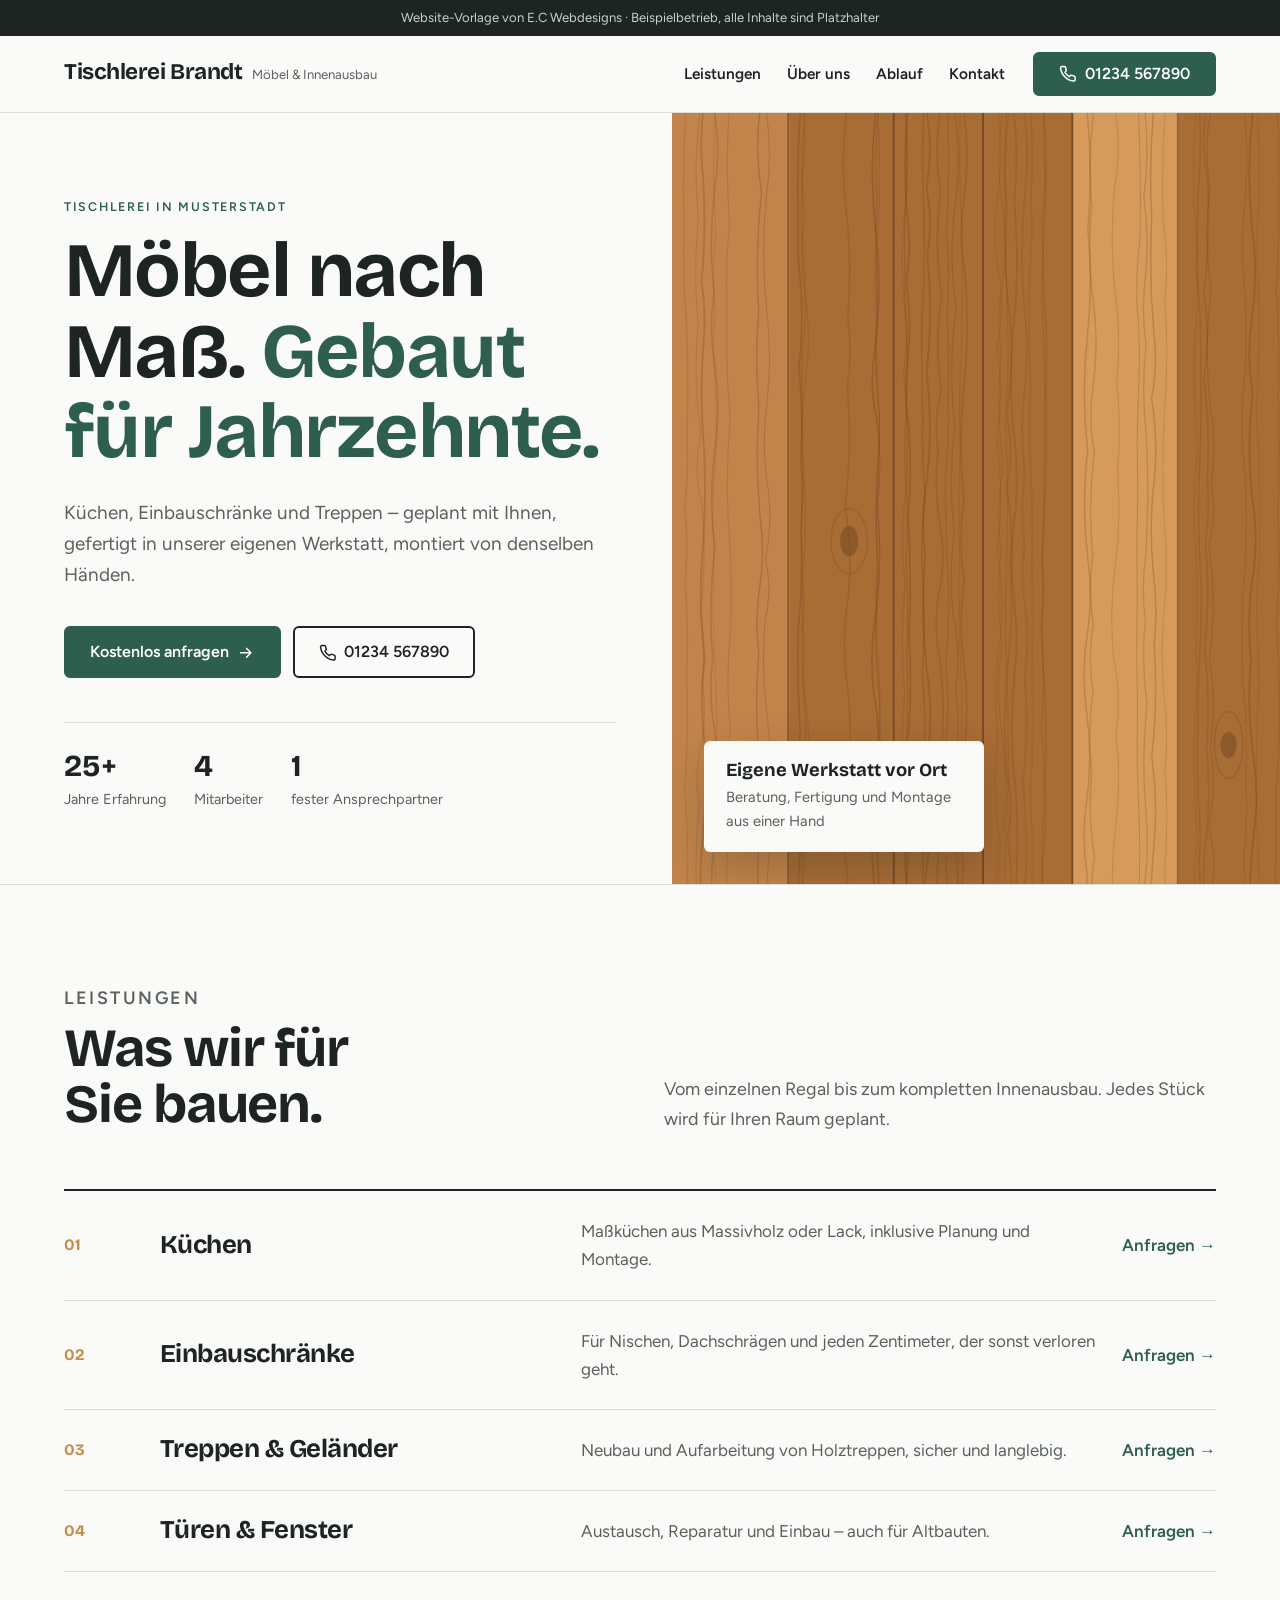
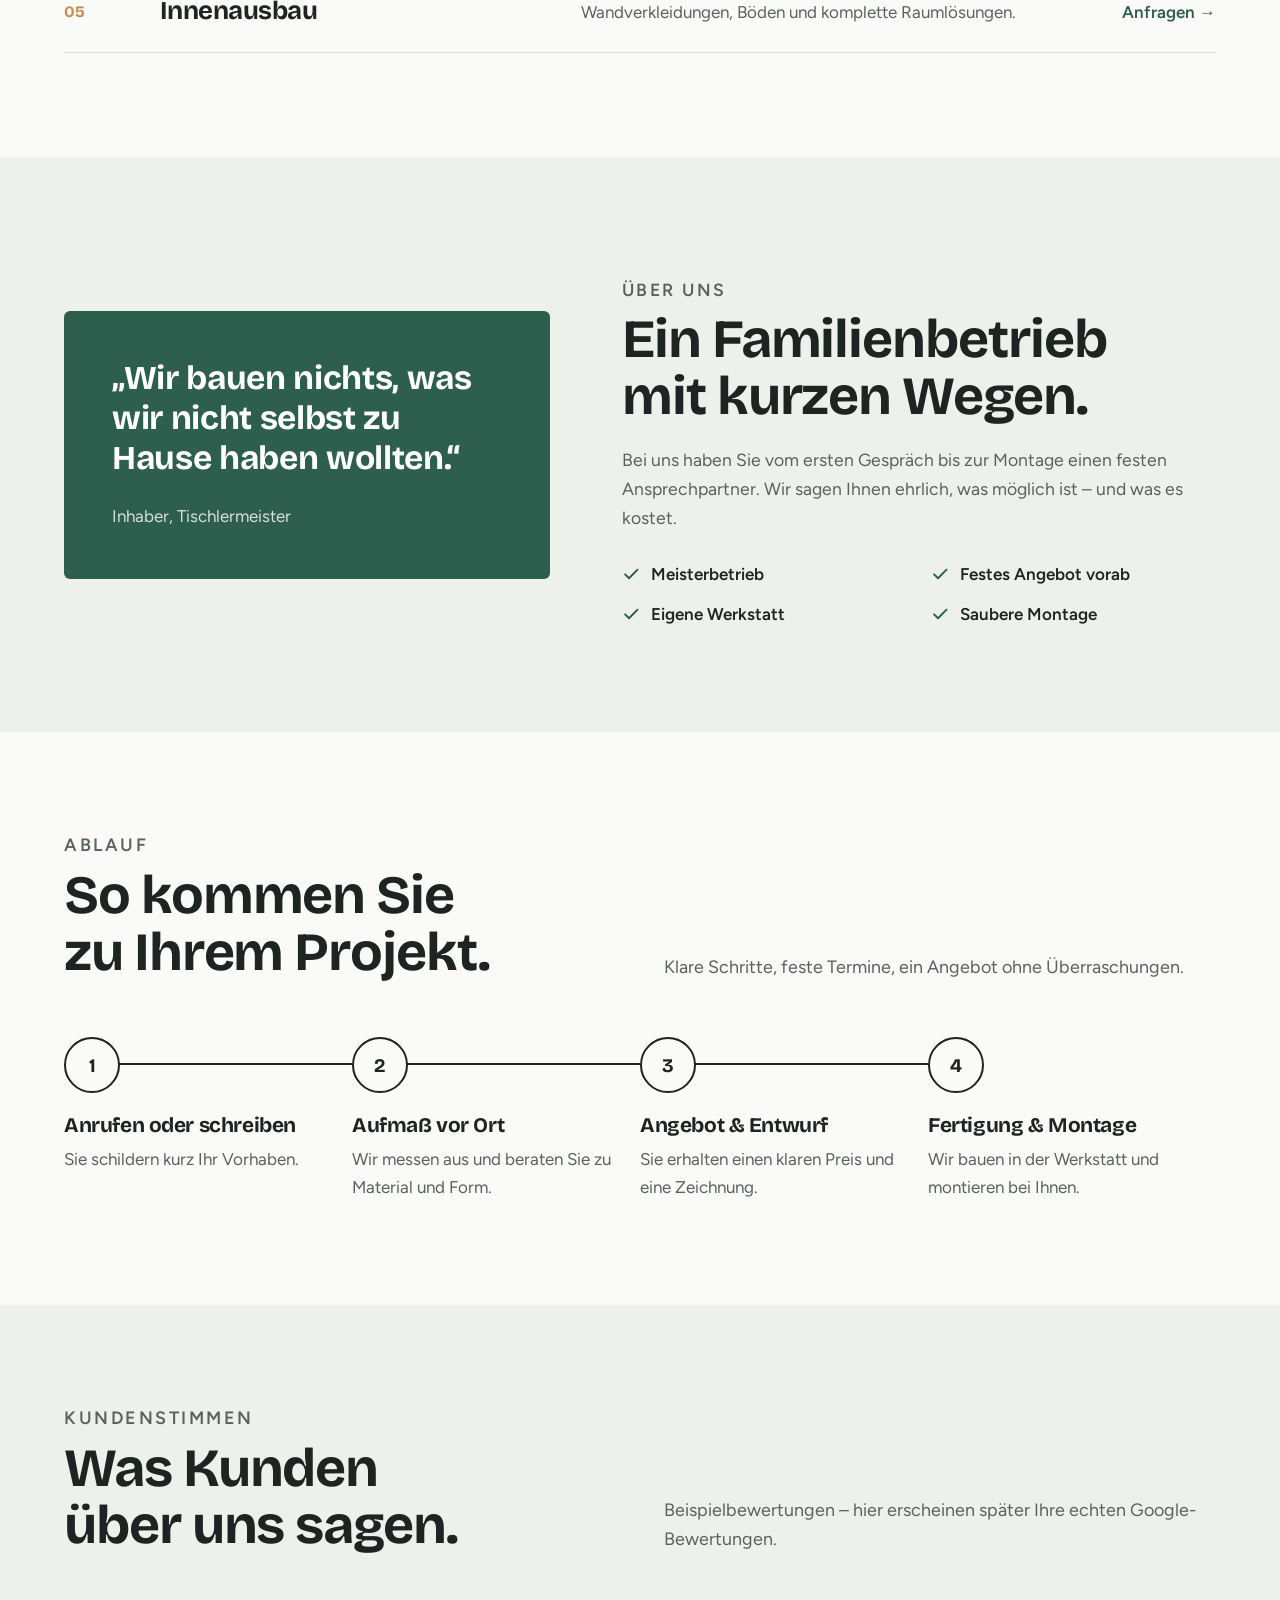
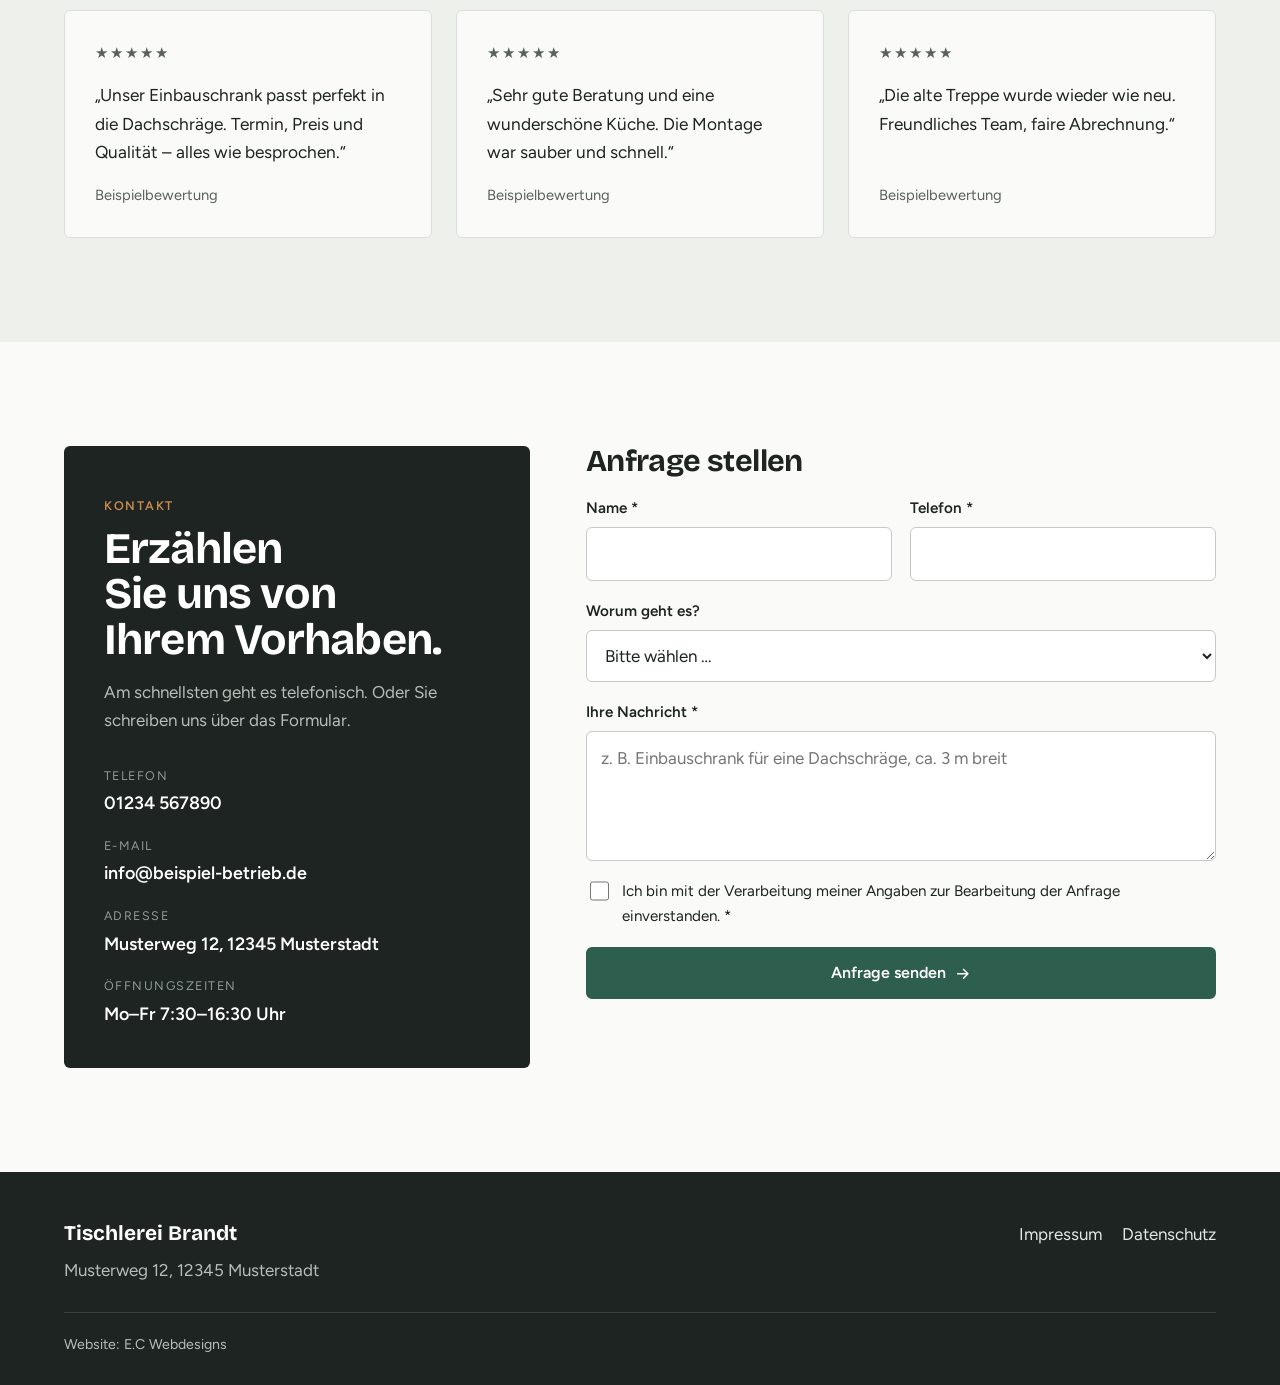
<file: websites/ec-webdesigns/vorlage/index.html>
<!doctype html>
<html lang="de">
<head>
<meta charset="utf-8">
<meta name="viewport" content="width=device-width, initial-scale=1">
<title>Tischlerei Brandt – Möbel nach Maß</title>
<meta name="description" content="Website-Vorlage für kleine Unternehmen von E.C Webdesigns. Beispielbetrieb: Tischlerei Brandt (fiktiv).">
<style>
/* ==========================================================================
   E.C Webdesigns – Website-Vorlage für kleine Unternehmen
   Anpassen: Farben hier in :root, Texte im CONFIG-Block am Ende der Datei.
   Layout: geteilter Hero (Text links, Werkstattbild rechts), Leistungen als
   nummerierte Liste, Ablauf als Zeitleiste, Formular mit Kontaktkarte.
   ========================================================================== */
@font-face { font-family: "Bricolage Grotesque"; font-weight: 700; font-display: swap; src: url("../fonts/bricolage-700.woff2") format("woff2"); }
@font-face { font-family: "Figtree"; font-weight: 400; font-display: swap; src: url("../fonts/figtree-400.woff2") format("woff2"); }
@font-face { font-family: "Figtree"; font-weight: 600; font-display: swap; src: url("../fonts/figtree-600.woff2") format("woff2"); }

:root {
  --ink: #1d2421;        /* Text, dunkle Flächen */
  --paper: #fafaf8;      /* Seitenhintergrund */
  --stone: #eef0ec;      /* Wechselflächen */
  --line: #dcdfd8;
  --muted: #59625d;
  --accent: #2e5e4e;     /* Hauptfarbe des Betriebs */
  --accent-ink: #ffffff;
  --warm: #c98b4b;       /* Zweitfarbe */
  --display: "Bricolage Grotesque", "Arial Narrow", Arial, sans-serif;
  --body: "Figtree", "Segoe UI", Roboto, Arial, sans-serif;
  --radius: 6px;
  color-scheme: light;
}
* { box-sizing: border-box; }
html { scroll-behavior: smooth; scroll-padding-top: 84px; }
body { margin: 0; background: var(--paper); color: var(--ink); font: 400 1.0625rem/1.65 var(--body); -webkit-font-smoothing: antialiased; }
img, svg { display: block; max-width: 100%; }
h1, h2, h3 { font-family: var(--display); font-weight: 700; line-height: 1.05; letter-spacing: -.02em; margin: 0; text-wrap: balance; }
p { margin: 0; }
ul, ol { margin: 0; padding: 0; list-style: none; }
a { color: inherit; }
:focus-visible { outline: 3px solid var(--warm); outline-offset: 3px; }
.wrap { width: 100%; max-width: 1200px; margin-inline: auto; padding-inline: 24px; }
.label { font: 600 .78rem/1 var(--body); letter-spacing: .14em; text-transform: uppercase; color: var(--accent); }
.btn { display: inline-flex; align-items: center; justify-content: center; gap: .5em; min-height: 52px; padding: 0 1.5em; border-radius: var(--radius); border: 2px solid var(--ink); font: 600 1rem/1 var(--body); text-decoration: none; cursor: pointer; transition: background-color .2s, color .2s, transform .2s; }
.btn:active { transform: translateY(1px); }
.btn--fill { background: var(--accent); border-color: var(--accent); color: var(--accent-ink); }
.btn--fill:hover { background: var(--ink); border-color: var(--ink); }
.btn--line { background: transparent; color: var(--ink); }
.btn--line:hover { background: var(--ink); color: var(--paper); }
.icon { width: 1.1em; height: 1.1em; flex: none; }

/* Hinweisleiste */
.note { background: var(--ink); color: #c9d0cb; font-size: .82rem; text-align: center; padding: 7px 16px; }

/* Kopf */
.head { position: sticky; top: 0; z-index: 20; background: rgb(250 250 248 / 94%); backdrop-filter: blur(8px); border-bottom: 1px solid var(--line); }
.head__in { display: flex; align-items: center; gap: 28px; min-height: 76px; }
.brand { display: flex; align-items: baseline; gap: 10px; text-decoration: none; }
.brand b { font: 700 1.4rem/1 var(--display); letter-spacing: -.02em; }
.brand span { font-size: .82rem; color: var(--muted); }
.nav { margin-left: auto; display: flex; gap: 26px; }
.nav a { text-decoration: none; font-weight: 600; font-size: .96rem; }
.nav a:hover { color: var(--accent); }
.head .btn { min-height: 44px; }

/* Hero */
.hero { display: grid; grid-template-columns: 1.05fr .95fr; min-height: 640px; border-bottom: 1px solid var(--line); }
.hero__text { padding: 88px 56px 72px max(24px, calc((100vw - 1200px) / 2 + 24px)); display: flex; flex-direction: column; justify-content: center; }
.hero h1 { font-size: clamp(2.8rem, 6vw, 5.4rem); margin-top: 18px; }
.hero h1 em { font-style: normal; color: var(--accent); }
.hero__lead { margin-top: 24px; max-width: 34rem; font-size: 1.18rem; color: var(--muted); }
.hero__cta { display: flex; flex-wrap: wrap; gap: 12px; margin-top: 36px; }
.hero__facts { display: flex; flex-wrap: wrap; gap: 28px; margin-top: 44px; padding-top: 28px; border-top: 1px solid var(--line); }
.hero__facts div { display: flex; flex-direction: column; }
.hero__facts strong { font: 700 1.9rem/1 var(--display); }
.hero__facts span { font-size: .9rem; color: var(--muted); margin-top: 6px; }
.hero__img { position: relative; overflow: hidden; background: var(--warm); }
.hero__img svg { position: absolute; inset: 0; width: 100%; height: 100%; }
.hero__badge { position: absolute; left: 32px; bottom: 32px; background: var(--paper); border-radius: var(--radius); padding: 18px 22px; box-shadow: 0 18px 40px rgb(29 36 33 / 22%); max-width: 280px; }
.hero__badge strong { display: block; font: 700 1.15rem/1.2 var(--display); }
.hero__badge span { display: block; color: var(--muted); font-size: .92rem; margin-top: 4px; }

/* Abschnitte */
.sec { padding-block: 104px; }
.sec--stone { background: var(--stone); }
.sec__head { display: grid; grid-template-columns: 1fr 1fr; gap: 48px; align-items: end; margin-bottom: 56px; }
.sec__head h2 { font-size: clamp(2.2rem, 4.2vw, 3.6rem); margin-top: 14px; }
.sec__head p { color: var(--muted); font-size: 1.12rem; max-width: 34rem; }

/* Leistungen */
.svc { border-top: 2px solid var(--ink); }
.svc li { display: grid; grid-template-columns: 72px 1fr 1.3fr auto; gap: 24px; align-items: center; padding: 26px 0; border-bottom: 1px solid var(--line); }
.svc__no { font: 700 1rem/1 var(--display); color: var(--warm); }
.svc h3 { font-size: 1.6rem; }
.svc p { color: var(--muted); }
.svc a { font-weight: 600; text-decoration: none; color: var(--accent); white-space: nowrap; }
.svc a:hover { text-decoration: underline; text-underline-offset: 4px; }

/* Über uns */
.about { display: grid; grid-template-columns: .9fr 1.1fr; gap: 72px; align-items: center; }
.about__quote { background: var(--accent); color: var(--accent-ink); border-radius: var(--radius); padding: 48px; }
.about__quote p { font: 700 clamp(1.6rem, 2.6vw, 2.2rem)/1.2 var(--display); letter-spacing: -.01em; }
.about__quote span { display: block; margin-top: 24px; opacity: .8; }
.about h2 { font-size: clamp(2.2rem, 4.2vw, 3.4rem); margin-top: 14px; }
.about__text p { margin-top: 20px; color: var(--muted); font-size: 1.1rem; }
.checks { display: grid; grid-template-columns: 1fr 1fr; gap: 12px 24px; margin-top: 28px; }
.checks li { display: flex; gap: 10px; align-items: flex-start; font-weight: 600; }
.checks .icon { color: var(--accent); margin-top: .25em; }

/* Ablauf */
.steps { display: grid; grid-template-columns: repeat(4, 1fr); gap: 0; counter-reset: s; }
.steps li { position: relative; padding: 0 28px 0 0; }
.steps li::before { counter-increment: s; content: counter(s); display: grid; place-items: center; width: 52px; height: 52px; border-radius: 50%; background: var(--paper); border: 2px solid var(--ink); font: 700 1.2rem/1 var(--display); position: relative; z-index: 1; }
.steps li::after { content: ""; position: absolute; top: 26px; left: 52px; right: 0; height: 2px; background: var(--ink); }
.steps li:last-child::after { display: none; }
.steps h3 { font-size: 1.3rem; margin-top: 22px; }
.steps p { margin-top: 8px; color: var(--muted); }

/* Bewertungen */
.revs { display: grid; grid-template-columns: repeat(3, 1fr); gap: 24px; }
.rev { background: var(--paper); border: 1px solid var(--line); border-radius: var(--radius); padding: 30px; display: flex; flex-direction: column; gap: 16px; }
.rev__stars { color: var(--warm); letter-spacing: 2px; font-size: 1.1rem; }
.rev p { font-size: 1.08rem; flex: 1; }
.rev span { color: var(--muted); font-size: .92rem; }

/* Kontakt */
.contact { display: grid; grid-template-columns: .85fr 1.15fr; gap: 56px; align-items: start; }
.card { background: var(--ink); color: #e3e8e4; border-radius: var(--radius); padding: 40px; }
.card h2 { color: #fff; font-size: clamp(2rem, 3.4vw, 2.8rem); }
.card > p { margin-top: 14px; color: #b6beb9; }
.card dl { margin: 32px 0 0; display: grid; gap: 18px; }
.card dt { font-size: .78rem; letter-spacing: .12em; text-transform: uppercase; color: #8f9a94; }
.card dd { margin: 2px 0 0; font-weight: 600; font-size: 1.12rem; color: #fff; overflow-wrap: anywhere; }
.form { display: grid; gap: 18px; }
.form h3 { font-size: 1.9rem; }
.form .row { display: grid; grid-template-columns: 1fr 1fr; gap: 18px; }
.field { display: grid; gap: 6px; }
.field label { font-weight: 600; font-size: .95rem; }
.field input, .field select, .field textarea { width: 100%; min-height: 52px; padding: 12px 14px; border: 1.5px solid #c5cbc6; border-radius: var(--radius); background: #fff; font: inherit; color: var(--ink); }
.field textarea { min-height: 130px; resize: vertical; }
.field input:focus, .field select:focus, .field textarea:focus { outline: none; border-color: var(--accent); box-shadow: 0 0 0 4px rgb(46 94 78 / 15%); }
.field [aria-invalid="true"] { border-color: #b3261e; }
.err { color: #b3261e; font-size: .9rem; font-weight: 600; }
.ok { padding: 14px 16px; border-radius: var(--radius); background: #e4efe9; color: var(--accent); font-weight: 600; }
.check { display: flex; gap: 10px; align-items: flex-start; font-size: .95rem; }
.check input { width: 20px; height: 20px; margin-top: 2px; accent-color: var(--accent); }

/* Fuß */
.foot { background: var(--ink); color: #b6beb9; padding-block: 48px 28px; }
.foot__in { display: flex; flex-wrap: wrap; justify-content: space-between; gap: 24px; }
.foot b { color: #fff; font: 700 1.3rem/1 var(--display); }
.foot a { color: #e3e8e4; text-decoration: none; }
.foot a:hover { text-decoration: underline; }
.foot nav { display: flex; gap: 20px; }
.foot small { display: block; margin-top: 28px; padding-top: 20px; border-top: 1px solid rgb(255 255 255 / 12%); }

/* Handy-Leiste */
.bar { display: none; }

@media (max-width: 980px) {
  .nav { display: none; }
  .head .btn { margin-left: auto; }
  .hero { grid-template-columns: 1fr; }
  .hero__text { padding: 56px 24px; }
  .hero__img { min-height: 340px; }
  .sec { padding-block: 72px; }
  .sec__head, .about, .contact { grid-template-columns: 1fr; gap: 28px; }
  .svc li { grid-template-columns: 48px 1fr; gap: 6px 16px; }
  .svc li p, .svc li a { grid-column: 2; }
  .steps { grid-template-columns: 1fr 1fr; gap: 40px 0; }
  .steps li:nth-child(2)::after { display: none; }
  .revs { grid-template-columns: 1fr; }
}
@media (max-width: 600px) {
  body { padding-bottom: 76px; }
  .wrap { padding-inline: 16px; }
  .hero__text { padding-inline: 16px; }
  .brand span { display: none; }
  .head .btn span { display: none; }
  .head .btn { width: 48px; padding: 0; }
  .hero__cta .btn { width: 100%; }
  .checks, .form .row { grid-template-columns: 1fr; }
  .steps { grid-template-columns: 1fr; }
  .steps li::after { display: none; }
  .card, .about__quote { padding: 28px 22px; }
  .bar { display: grid; grid-template-columns: 1fr 1fr; gap: 10px; position: fixed; left: 0; right: 0; bottom: 0; z-index: 30; padding: 10px 12px calc(10px + env(safe-area-inset-bottom)); background: rgb(250 250 248 / 97%); border-top: 1px solid var(--line); }
  .bar .btn { min-height: 50px; }
}
@media (prefers-reduced-motion: reduce) { html { scroll-behavior: auto; } * { transition: none !important; } }
</style>
</head>
<body>
<svg style="display:none" aria-hidden="true">
  <symbol id="i-phone" viewBox="0 0 24 24" fill="none" stroke="currentColor" stroke-width="2" stroke-linecap="round" stroke-linejoin="round"><path d="M22 16.92v3a2 2 0 0 1-2.18 2 19.79 19.79 0 0 1-8.63-3.07 19.5 19.5 0 0 1-6-6 19.79 19.79 0 0 1-3.07-8.67A2 2 0 0 1 4.11 2h3a2 2 0 0 1 2 1.72c.13.96.36 1.9.7 2.81a2 2 0 0 1-.45 2.11L8.09 9.91a16 16 0 0 0 6 6l1.27-1.27a2 2 0 0 1 2.11-.45c.91.34 1.85.57 2.81.7A2 2 0 0 1 22 16.92z"/></symbol>
  <symbol id="i-check" viewBox="0 0 24 24" fill="none" stroke="currentColor" stroke-width="2.5" stroke-linecap="round" stroke-linejoin="round"><path d="M20 6 9 17l-5-5"/></symbol>
  <symbol id="i-arrow" viewBox="0 0 24 24" fill="none" stroke="currentColor" stroke-width="2" stroke-linecap="round" stroke-linejoin="round"><path d="M5 12h14M13 6l6 6-6 6"/></symbol>
</svg>

<p class="note">Website-Vorlage von E.C Webdesigns · Beispielbetrieb, alle Inhalte sind Platzhalter</p>

<header class="head" id="top">
  <div class="wrap head__in">
    <a class="brand" href="#top"><b data-c="name">Tischlerei Brandt</b><span data-c="gewerk">Möbel &amp; Innenausbau</span></a>
    <nav class="nav" aria-label="Hauptnavigation">
      <a href="#leistungen">Leistungen</a><a href="#ueber-uns">Über uns</a><a href="#ablauf">Ablauf</a><a href="#anfrage">Kontakt</a>
    </nav>
    <a class="btn btn--fill" data-tel href="tel:+491234567890"><svg class="icon" aria-hidden="true"><use href="#i-phone"/></svg><span data-c="telefon">01234 567890</span></a>
  </div>
</header>

<main>
  <section class="hero" aria-labelledby="hero-h">
    <div class="hero__text">
      <p class="label" data-c="hero_label">Tischlerei in Musterstadt</p>
      <h1 id="hero-h" data-c-html="hero_titel">Möbel nach Maß. <em>Gebaut für Jahrzehnte.</em></h1>
      <p class="hero__lead" data-c="hero_text">Küchen, Einbauschränke und Treppen – geplant mit Ihnen, gefertigt in unserer eigenen Werkstatt, montiert von denselben Händen.</p>
      <div class="hero__cta">
        <a class="btn btn--fill" href="#anfrage">Kostenlos anfragen <svg class="icon" aria-hidden="true"><use href="#i-arrow"/></svg></a>
        <a class="btn btn--line" data-tel href="tel:+491234567890"><svg class="icon" aria-hidden="true"><use href="#i-phone"/></svg><span data-c="telefon">01234 567890</span></a>
      </div>
      <div class="hero__facts" id="facts"></div>
    </div>
    <div class="hero__img">
      <svg xmlns="http://www.w3.org/2000/svg" viewBox="0 0 640 760" preserveAspectRatio="xMidYMid slice" aria-hidden="true" focusable="false"><rect x="0" y="0" width="136" height="760" fill="#C2844A"/><path d="M62.2 0 Q68.5 35.7 62.7 71.4 Q55.9 125.2 62.0 179.0 Q55.9 213.2 62.6 247.5 Q68.5 289.4 62.8 331.3 Q55.9 379.7 62.7 428.2 Q55.9 483.1 60.5 538.1 Q55.9 573.8 62.6 609.5 Q68.5 662.8 62.0 716.2 Q55.9 771.5 62.8 826.7" fill="none" stroke="#5E3A1A" stroke-opacity="0.20" stroke-width="1.5"/><path d="M62.9 0 Q59.5 59.9 63.7 119.9 Q59.5 159.3 62.9 198.8 Q59.5 229.7 62.5 260.6 Q66.3 316.0 61.1 371.4 Q59.5 401.9 61.7 432.4 Q59.5 490.2 62.8 548.0 Q66.3 607.4 62.6 666.8 Q59.5 713.8 64.0 760.8" fill="none" stroke="#5E3A1A" stroke-opacity="0.16" stroke-width="0.9"/><path d="M47.9 0 Q41.1 52.7 46.4 105.5 Q41.1 156.7 46.1 207.9 Q41.1 261.8 48.6 315.7 Q41.1 351.4 49.9 387.0 Q54.7 440.1 48.5 493.2 Q54.7 526.7 49.9 560.2 Q54.7 590.2 49.9 620.2 Q41.1 650.8 47.5 681.4 Q41.1 737.0 46.1 792.7" fill="none" stroke="#5E3A1A" stroke-opacity="0.14" stroke-width="1.2"/><path d="M9.1 0 Q14.2 54.9 7.4 109.8 Q4.1 142.5 7.2 175.2 Q14.2 216.3 7.7 257.3 Q4.1 305.0 10.6 352.6 Q4.1 388.1 8.4 423.6 Q4.1 460.4 10.1 497.3 Q4.1 532.0 9.9 566.8 Q14.2 608.4 9.6 650.1 Q4.1 692.7 7.6 735.3 Q14.2 780.7 8.1 826.1" fill="none" stroke="#5E3A1A" stroke-opacity="0.23" stroke-width="1.1"/><path d="M106.8 0 Q101.9 38.8 108.6 77.6 Q101.9 136.9 105.8 196.2 Q101.9 243.0 106.0 289.8 Q101.9 347.3 107.8 404.8 Q111.8 436.9 106.6 469.0 Q101.9 500.8 106.0 532.6 Q101.9 578.5 105.2 624.5 Q111.8 658.6 108.8 692.8 Q101.9 742.5 107.2 792.2" fill="none" stroke="#5E3A1A" stroke-opacity="0.27" stroke-width="1.3"/><path d="M50.9 0 Q47.3 31.0 50.8 62.0 Q54.5 113.9 49.4 165.8 Q54.5 198.0 51.1 230.2 Q47.3 282.3 52.1 334.4 Q54.5 391.9 49.2 449.3 Q47.3 493.5 52.4 537.7 Q47.3 580.2 52.4 622.7 Q54.5 669.9 50.4 717.1 Q47.3 747.5 49.2 777.8" fill="none" stroke="#5E3A1A" stroke-opacity="0.22" stroke-width="1.8"/><path d="M113.6 0 Q119.2 41.7 113.3 83.3 Q107.9 138.5 113.6 193.6 Q119.2 239.0 114.0 284.5 Q107.9 328.9 115.4 373.3 Q119.2 406.7 112.6 440.1 Q119.2 470.4 112.1 500.8 Q107.9 549.1 114.6 597.5 Q119.2 637.8 113.6 678.0 Q119.2 715.3 114.2 752.5 Q119.2 788.5 114.8 824.4" fill="none" stroke="#5E3A1A" stroke-opacity="0.24" stroke-width="1.0"/><path d="M33.7 0 Q30.6 57.6 32.2 115.2 Q30.6 160.1 34.5 205.0 Q36.8 263.5 35.0 322.0 Q36.8 355.4 32.8 388.8 Q36.8 425.2 33.2 461.7 Q36.8 507.3 34.6 552.8 Q36.8 608.1 33.0 663.4 Q36.8 718.2 35.2 773.1" fill="none" stroke="#5E3A1A" stroke-opacity="0.13" stroke-width="1.5"/><path d="M76.5 0 Q72.9 53.7 77.0 107.5 Q72.9 149.6 74.6 191.8 Q72.9 246.7 77.6 301.6 Q72.9 355.5 76.3 409.4 Q80.0 458.3 78.3 507.2 Q72.9 557.7 77.8 608.3 Q72.9 645.9 77.5 683.6 Q72.9 729.7 75.2 775.7" fill="none" stroke="#5E3A1A" stroke-opacity="0.16" stroke-width="1.1"/><rect x="134" y="0" width="2" height="760" fill="#3B2410" fill-opacity=".45"/><rect x="136" y="0" width="104" height="760" fill="#A86C35"/><path d="M151.7 0 Q145.0 51.7 151.5 103.3 Q145.0 139.2 151.2 175.2 Q158.3 222.2 151.5 269.3 Q145.0 318.8 150.1 368.4 Q145.0 424.3 150.5 480.3 Q145.0 537.3 153.6 594.3 Q158.3 640.4 150.7 686.5 Q145.0 738.1 151.1 789.6" fill="none" stroke="#5E3A1A" stroke-opacity="0.13" stroke-width="1.2"/><path d="M192.4 0 Q186.6 44.6 191.3 89.2 Q198.3 145.3 193.6 201.3 Q198.3 236.5 193.2 271.7 Q198.3 329.2 191.0 386.6 Q198.3 432.1 194.2 477.6 Q186.6 522.4 193.5 567.2 Q198.3 610.4 193.8 653.5 Q186.6 700.4 192.5 747.2 Q198.3 802.5 191.7 857.9" fill="none" stroke="#5E3A1A" stroke-opacity="0.18" stroke-width="1.6"/><path d="M223.2 0 Q226.3 55.5 223.5 111.0 Q220.2 147.1 223.3 183.1 Q220.2 231.3 223.4 279.4 Q226.3 310.7 223.4 342.1 Q220.2 401.7 223.2 461.4 Q220.2 512.1 225.0 562.9 Q226.3 606.6 222.3 650.4 Q220.2 694.6 222.6 738.8 Q226.3 795.8 223.3 852.9" fill="none" stroke="#5E3A1A" stroke-opacity="0.14" stroke-width="1.2"/><path d="M146.6 0 Q143.3 51.1 144.7 102.1 Q143.3 136.8 147.3 171.5 Q149.9 211.1 145.6 250.8 Q149.9 295.7 147.5 340.7 Q149.9 374.4 147.5 408.1 Q149.9 459.1 144.7 510.2 Q143.3 559.2 146.7 608.1 Q143.3 664.1 146.7 720.0 Q143.3 775.5 145.5 831.0" fill="none" stroke="#5E3A1A" stroke-opacity="0.24" stroke-width="1.6"/><path d="M223.4 0 Q219.9 39.4 222.3 78.9 Q219.9 138.8 222.0 198.8 Q219.9 236.0 222.5 273.2 Q227.0 306.1 223.6 339.0 Q219.9 390.1 223.0 441.3 Q219.9 491.8 221.8 542.4 Q227.0 589.5 225.1 636.6 Q219.9 695.6 224.3 754.7 Q227.0 803.7 223.4 852.8" fill="none" stroke="#5E3A1A" stroke-opacity="0.23" stroke-width="1.0"/><path d="M150.2 0 Q152.7 31.1 148.8 62.2 Q147.7 97.8 148.9 133.3 Q152.7 168.1 151.9 202.8 Q147.7 235.7 148.7 268.5 Q147.7 318.9 151.3 369.4 Q152.7 409.2 149.9 449.0 Q147.7 489.6 150.6 530.3 Q147.7 560.7 151.6 591.1 Q152.7 626.5 149.6 661.9 Q147.7 703.0 150.6 744.1 Q147.7 777.0 149.5 809.8" fill="none" stroke="#5E3A1A" stroke-opacity="0.13" stroke-width="1.6"/><path d="M221.1 0 Q214.5 58.2 221.1 116.4 Q227.6 175.9 220.2 235.3 Q214.5 268.8 222.3 302.3 Q227.6 344.5 222.6 386.7 Q227.6 437.5 222.1 488.3 Q214.5 530.5 219.3 572.7 Q227.6 612.9 219.5 653.2 Q214.5 709.8 220.0 766.5" fill="none" stroke="#5E3A1A" stroke-opacity="0.27" stroke-width="1.5"/><ellipse cx="195" cy="422" rx="9" ry="15" fill="#6B4220" fill-opacity=".45"/><ellipse cx="195" cy="422" rx="18" ry="32" fill="none" stroke="#6B4220" stroke-opacity=".22" stroke-width="1.5"/><rect x="238" y="0" width="2" height="760" fill="#3B2410" fill-opacity=".45"/><rect x="240" y="0" width="88" height="760" fill="#A86C35"/><path d="M249.6 0 Q254.7 52.2 249.4 104.3 Q244.6 149.5 250.2 194.6 Q254.7 224.9 248.6 255.3 Q254.7 312.4 251.5 369.6 Q244.6 416.6 250.2 463.7 Q244.6 518.0 249.8 572.2 Q244.6 622.3 249.2 672.4 Q254.7 730.5 249.5 788.7" fill="none" stroke="#5E3A1A" stroke-opacity="0.15" stroke-width="1.3"/><path d="M292.0 0 Q294.3 58.4 291.1 116.7 Q294.3 158.7 291.5 200.6 Q294.3 239.2 292.2 277.8 Q294.3 316.3 290.1 354.8 Q289.7 408.0 292.5 461.1 Q294.3 503.4 290.2 545.7 Q294.3 585.1 290.2 624.6 Q294.3 684.2 290.3 743.9 Q294.3 801.1 292.9 858.2" fill="none" stroke="#5E3A1A" stroke-opacity="0.16" stroke-width="1.6"/><path d="M251.3 0 Q253.8 54.3 249.8 108.6 Q248.8 167.4 251.7 226.2 Q253.8 259.7 251.1 293.1 Q248.8 329.2 250.7 365.3 Q253.8 400.0 251.0 434.6 Q253.8 484.7 251.7 534.7 Q253.8 583.9 250.7 633.1 Q248.8 685.4 253.1 737.7 Q248.8 789.7 251.2 841.8" fill="none" stroke="#5E3A1A" stroke-opacity="0.20" stroke-width="1.1"/><path d="M284.5 0 Q278.3 38.2 285.1 76.5 Q278.3 129.1 286.3 181.7 Q278.3 226.8 286.0 271.8 Q278.3 303.0 282.6 334.2 Q278.3 372.0 285.0 409.8 Q290.8 442.8 282.8 475.9 Q278.3 508.5 284.7 541.1 Q290.8 590.0 284.5 639.0 Q290.8 679.6 283.9 720.2 Q278.3 772.5 285.7 824.9" fill="none" stroke="#5E3A1A" stroke-opacity="0.19" stroke-width="1.6"/><path d="M308.3 0 Q314.2 43.3 307.9 86.7 Q302.5 121.2 308.9 155.7 Q314.2 215.4 307.5 275.1 Q302.5 327.8 308.0 380.6 Q302.5 421.7 308.2 462.7 Q302.5 502.5 308.1 542.2 Q314.2 589.2 307.5 636.3 Q302.5 689.5 307.6 742.8 Q302.5 800.1 309.1 857.4" fill="none" stroke="#5E3A1A" stroke-opacity="0.20" stroke-width="1.6"/><path d="M271.6 0 Q278.0 36.6 271.1 73.1 Q278.0 106.6 271.9 140.2 Q278.0 197.7 271.4 255.3 Q278.0 309.4 271.4 363.5 Q265.2 400.1 269.9 436.7 Q265.2 491.6 271.1 546.4 Q278.0 588.3 272.8 630.2 Q278.0 682.4 272.8 734.5 Q265.2 780.7 270.3 826.9" fill="none" stroke="#5E3A1A" stroke-opacity="0.24" stroke-width="1.7"/><path d="M268.3 0 Q266.2 45.5 268.5 90.9 Q270.4 149.9 266.5 208.9 Q266.2 255.3 267.6 301.7 Q266.2 339.9 269.9 378.2 Q266.2 410.7 266.7 443.2 Q270.4 497.7 267.2 552.2 Q270.4 588.8 269.3 625.4 Q270.4 667.3 269.5 709.1 Q266.2 749.1 268.2 789.1" fill="none" stroke="#5E3A1A" stroke-opacity="0.21" stroke-width="1.5"/><path d="M299.0 0 Q305.6 42.3 300.4 84.6 Q292.4 138.8 300.5 193.0 Q292.4 251.7 299.1 310.5 Q292.4 361.8 298.7 413.1 Q292.4 455.7 298.0 498.3 Q305.6 533.2 299.7 568.0 Q305.6 607.7 298.7 647.3 Q292.4 686.0 298.9 724.8 Q305.6 776.7 299.6 828.6" fill="none" stroke="#5E3A1A" stroke-opacity="0.24" stroke-width="1.0"/><path d="M252.5 0 Q248.2 47.5 251.7 95.0 Q256.8 131.0 251.4 166.9 Q256.8 204.0 252.9 241.0 Q248.2 277.7 254.1 314.5 Q256.8 356.5 253.0 398.6 Q256.8 456.9 253.9 515.1 Q256.8 559.7 254.1 604.2 Q248.2 644.5 252.4 684.7 Q248.2 721.4 251.4 758.0 Q256.8 792.0 254.4 826.1" fill="none" stroke="#5E3A1A" stroke-opacity="0.25" stroke-width="1.6"/><path d="M304.7 0 Q302.4 57.7 306.2 115.5 Q307.0 172.6 305.9 229.8 Q302.4 281.2 304.4 332.6 Q302.4 385.7 303.8 438.9 Q302.4 495.0 305.3 551.0 Q307.0 610.8 304.8 670.6 Q302.4 702.2 302.7 733.8 Q302.4 788.4 306.0 843.1" fill="none" stroke="#5E3A1A" stroke-opacity="0.13" stroke-width="1.1"/><rect x="326" y="0" width="2" height="760" fill="#3B2410" fill-opacity=".45"/><rect x="328" y="0" width="88" height="760" fill="#A86C35"/><path d="M342.0 0 Q347.7 46.3 340.0 92.6 Q336.2 128.2 343.6 163.9 Q347.7 196.6 340.8 229.3 Q347.7 275.6 340.6 321.9 Q347.7 376.9 341.2 431.8 Q347.7 474.0 344.0 516.2 Q336.2 566.2 341.4 616.2 Q336.2 666.8 342.6 717.4 Q336.2 767.7 342.6 818.0" fill="none" stroke="#5E3A1A" stroke-opacity="0.12" stroke-width="1.2"/><path d="M387.1 0 Q390.3 46.9 388.2 93.8 Q383.9 149.5 388.7 205.2 Q390.3 239.8 388.9 274.3 Q390.3 326.8 388.1 379.3 Q383.9 426.0 386.1 472.7 Q383.9 508.7 386.4 544.7 Q390.3 603.0 388.0 661.4 Q390.3 701.3 385.5 741.3 Q383.9 775.5 385.6 809.7" fill="none" stroke="#5E3A1A" stroke-opacity="0.22" stroke-width="1.0"/><path d="M349.9 0 Q347.7 43.9 348.3 87.8 Q347.7 118.8 349.6 149.7 Q352.1 202.9 351.6 256.0 Q347.7 298.8 350.5 341.6 Q352.1 394.6 349.8 447.6 Q347.7 505.3 350.8 562.9 Q352.1 611.3 351.8 659.7 Q347.7 713.4 349.0 767.1" fill="none" stroke="#5E3A1A" stroke-opacity="0.15" stroke-width="1.1"/><path d="M367.8 0 Q372.6 36.1 368.9 72.3 Q363.0 127.0 366.8 181.8 Q372.6 228.0 368.0 274.1 Q363.0 314.7 368.1 355.3 Q363.0 391.2 368.0 427.2 Q363.0 458.0 368.9 488.8 Q372.6 522.9 368.1 557.0 Q372.6 607.9 366.1 658.8 Q372.6 715.0 367.6 771.1" fill="none" stroke="#5E3A1A" stroke-opacity="0.14" stroke-width="1.8"/><path d="M345.8 0 Q339.2 46.3 346.0 92.6 Q352.3 130.5 346.2 168.5 Q339.2 202.1 344.9 235.8 Q339.2 292.7 346.8 349.6 Q339.2 390.5 344.5 431.4 Q339.2 477.9 345.6 524.3 Q339.2 566.4 345.0 608.5 Q352.3 658.6 346.2 708.8 Q339.2 758.0 344.4 807.2" fill="none" stroke="#5E3A1A" stroke-opacity="0.19" stroke-width="0.8"/><path d="M374.0 0 Q376.6 42.2 374.1 84.3 Q376.6 122.3 372.2 160.2 Q371.4 213.7 373.6 267.2 Q371.4 312.1 373.9 357.1 Q376.6 399.4 375.0 441.7 Q376.6 486.3 375.4 530.9 Q376.6 586.5 375.3 642.2 Q371.4 675.7 375.6 709.2 Q376.6 755.0 373.7 800.8" fill="none" stroke="#5E3A1A" stroke-opacity="0.12" stroke-width="1.7"/><path d="M357.3 0 Q362.4 43.0 357.7 86.0 Q362.4 138.5 358.8 191.1 Q352.2 247.4 355.8 303.7 Q362.4 347.1 359.2 390.5 Q352.2 434.8 357.4 479.1 Q362.4 516.3 357.9 553.4 Q352.2 611.6 359.3 669.9 Q362.4 721.8 358.8 773.7" fill="none" stroke="#5E3A1A" stroke-opacity="0.19" stroke-width="1.6"/><path d="M352.0 0 Q346.2 47.0 350.4 94.0 Q346.2 147.8 353.5 201.5 Q357.7 248.8 350.0 296.1 Q357.7 333.4 350.1 370.7 Q357.7 405.9 353.5 441.1 Q357.7 495.5 350.5 550.0 Q346.2 600.8 350.2 651.5 Q357.7 682.5 351.2 713.4 Q357.7 758.3 353.5 803.3" fill="none" stroke="#5E3A1A" stroke-opacity="0.15" stroke-width="1.7"/><path d="M385.9 0 Q388.2 39.5 387.5 79.0 Q383.6 109.4 386.0 139.9 Q383.6 177.0 386.5 214.1 Q388.2 253.3 387.7 292.5 Q388.2 330.7 386.7 368.9 Q388.2 402.9 385.5 437.0 Q388.2 472.1 384.3 507.1 Q388.2 557.9 384.6 608.6 Q388.2 645.7 387.0 682.7 Q383.6 723.9 386.2 765.1" fill="none" stroke="#5E3A1A" stroke-opacity="0.16" stroke-width="1.1"/><rect x="414" y="0" width="2" height="760" fill="#3B2410" fill-opacity=".45"/><rect x="416" y="0" width="104" height="760" fill="#D69A5A"/><path d="M480.3 0 Q482.8 59.5 482.0 119.0 Q477.9 151.2 478.3 183.4 Q482.8 231.0 480.0 278.6 Q477.9 325.7 479.5 372.7 Q477.9 425.4 479.0 478.1 Q477.9 530.1 479.1 582.1 Q477.9 639.0 480.8 695.9 Q482.8 753.4 478.3 810.9" fill="none" stroke="#5E3A1A" stroke-opacity="0.26" stroke-width="0.9"/><path d="M429.6 0 Q435.5 57.3 430.3 114.6 Q435.5 168.1 429.7 221.6 Q423.8 276.9 430.0 332.3 Q423.8 385.4 430.1 438.6 Q435.5 475.6 429.8 512.7 Q423.8 550.4 428.7 588.0 Q435.5 634.4 428.7 680.7 Q423.8 716.8 429.9 752.8 Q423.8 809.0 428.9 865.2" fill="none" stroke="#5E3A1A" stroke-opacity="0.22" stroke-width="1.4"/><path d="M494.9 0 Q490.4 51.7 493.2 103.4 Q490.4 160.6 495.4 217.8 Q499.5 249.4 493.1 281.1 Q499.5 320.5 496.0 359.9 Q490.4 404.9 494.5 449.8 Q499.5 487.3 495.7 524.7 Q499.5 579.6 493.2 634.6 Q499.5 676.9 495.7 719.2 Q490.4 770.3 493.5 821.4" fill="none" stroke="#5E3A1A" stroke-opacity="0.24" stroke-width="1.4"/><path d="M435.8 0 Q430.1 45.7 433.9 91.3 Q430.1 133.6 434.2 175.9 Q441.6 222.6 435.5 269.3 Q430.1 301.6 436.6 333.8 Q430.1 385.4 435.0 436.9 Q430.1 470.4 435.5 504.0 Q430.1 536.6 435.3 569.2 Q430.1 609.3 434.0 649.4 Q430.1 691.5 436.8 733.6 Q430.1 780.6 435.7 827.6" fill="none" stroke="#5E3A1A" stroke-opacity="0.18" stroke-width="1.6"/><path d="M457.5 0 Q463.4 36.5 456.5 72.9 Q451.6 126.7 457.5 180.5 Q463.4 222.5 458.6 264.5 Q463.4 308.7 459.5 352.9 Q463.4 403.3 456.4 453.6 Q451.6 495.1 455.7 536.6 Q463.4 574.9 458.0 613.2 Q463.4 658.8 457.6 704.3 Q451.6 751.4 456.6 798.4" fill="none" stroke="#5E3A1A" stroke-opacity="0.18" stroke-width="1.0"/><path d="M506.4 0 Q502.6 53.0 504.5 105.9 Q510.2 145.6 506.2 185.3 Q510.2 240.9 505.7 296.5 Q502.6 349.7 505.6 402.8 Q510.2 451.0 504.6 499.3 Q502.6 533.8 504.6 568.3 Q510.2 607.7 506.3 647.0 Q510.2 697.9 505.7 748.7 Q510.2 792.2 505.0 835.8" fill="none" stroke="#5E3A1A" stroke-opacity="0.15" stroke-width="1.1"/><path d="M486.7 0 Q490.8 41.6 485.6 83.2 Q490.8 122.0 487.2 160.7 Q482.7 194.9 487.7 229.1 Q482.7 273.6 488.0 318.1 Q490.8 377.4 487.4 436.6 Q482.7 468.6 487.0 500.7 Q482.7 541.3 488.5 581.9 Q482.7 637.9 487.9 694.0 Q490.8 731.7 485.2 769.5" fill="none" stroke="#5E3A1A" stroke-opacity="0.20" stroke-width="1.3"/><rect x="518" y="0" width="2" height="760" fill="#3B2410" fill-opacity=".45"/><rect x="520" y="0" width="120" height="760" fill="#A86C35"/><path d="M551.0 0 Q544.4 36.1 550.5 72.1 Q544.4 123.5 552.0 174.9 Q544.4 232.1 551.0 289.3 Q557.7 327.0 551.8 364.7 Q557.7 395.4 549.5 426.1 Q557.7 483.4 550.1 540.7 Q557.7 582.0 550.9 623.3 Q557.7 663.1 549.3 702.9 Q557.7 733.9 552.6 765.0" fill="none" stroke="#5E3A1A" stroke-opacity="0.21" stroke-width="1.1"/><path d="M597.5 0 Q600.4 44.1 599.3 88.2 Q594.5 129.0 598.6 169.9 Q600.4 218.7 597.9 267.6 Q594.5 299.5 598.8 331.4 Q600.4 387.8 599.3 444.2 Q594.5 485.7 598.2 527.3 Q600.4 565.4 596.9 603.6 Q594.5 662.9 597.9 722.2 Q600.4 760.3 598.2 798.4" fill="none" stroke="#5E3A1A" stroke-opacity="0.16" stroke-width="0.8"/><path d="M584.6 0 Q588.5 37.2 586.0 74.4 Q580.6 127.3 585.1 180.3 Q588.5 227.1 583.6 273.9 Q580.6 307.0 583.8 340.2 Q588.5 391.6 585.3 443.1 Q580.6 502.0 583.2 560.9 Q588.5 609.6 585.8 658.2 Q588.5 697.1 583.7 735.9 Q588.5 788.3 583.5 840.8" fill="none" stroke="#5E3A1A" stroke-opacity="0.16" stroke-width="1.1"/><path d="M546.5 0 Q541.9 33.8 548.4 67.6 Q551.1 122.1 544.9 176.6 Q551.1 220.2 544.7 263.7 Q551.1 312.4 548.0 361.0 Q551.1 392.6 546.1 424.2 Q551.1 476.4 545.5 528.6 Q551.1 577.6 547.4 626.7 Q551.1 666.5 547.9 706.3 Q541.9 742.4 546.8 778.6" fill="none" stroke="#5E3A1A" stroke-opacity="0.19" stroke-width="1.5"/><path d="M592.8 0 Q586.6 54.0 591.6 108.1 Q598.9 156.7 591.7 205.3 Q586.6 240.9 592.7 276.4 Q586.6 327.2 591.9 378.1 Q598.9 416.2 593.3 454.3 Q586.6 496.2 591.0 538.1 Q586.6 589.5 594.3 640.9 Q598.9 676.7 593.7 712.5 Q586.6 772.4 592.4 832.2" fill="none" stroke="#5E3A1A" stroke-opacity="0.26" stroke-width="1.6"/><path d="M617.0 0 Q619.8 32.0 618.2 64.0 Q619.8 119.2 615.9 174.4 Q619.8 226.0 618.0 277.7 Q619.8 337.1 617.7 396.5 Q619.8 433.0 618.2 469.5 Q614.1 503.9 618.3 538.3 Q619.8 585.0 618.5 631.7 Q614.1 674.7 616.3 717.7 Q614.1 748.2 616.1 778.8" fill="none" stroke="#5E3A1A" stroke-opacity="0.18" stroke-width="1.1"/><path d="M536.4 0 Q533.4 46.5 535.0 93.1 Q539.4 123.3 537.1 153.5 Q539.4 183.6 536.4 213.8 Q533.4 273.7 538.4 333.6 Q533.4 375.8 536.1 418.1 Q539.4 472.3 536.7 526.5 Q539.4 563.0 535.5 599.4 Q533.4 657.6 538.4 715.8 Q533.4 759.0 535.1 802.3" fill="none" stroke="#5E3A1A" stroke-opacity="0.12" stroke-width="1.0"/><path d="M540.4 0 Q542.7 40.8 538.6 81.5 Q538.0 125.5 538.6 169.5 Q542.7 210.4 541.6 251.4 Q542.7 305.1 539.9 358.9 Q538.0 413.0 542.1 467.1 Q542.7 511.5 539.4 556.0 Q538.0 613.3 538.4 670.6 Q542.7 704.8 539.9 739.0 Q542.7 780.1 541.6 821.2" fill="none" stroke="#5E3A1A" stroke-opacity="0.18" stroke-width="1.4"/><ellipse cx="569" cy="623" rx="8" ry="13" fill="#6B4220" fill-opacity=".45"/><ellipse cx="569" cy="623" rx="14" ry="33" fill="none" stroke="#6B4220" stroke-opacity=".22" stroke-width="1.5"/><rect x="638" y="0" width="2" height="760" fill="#3B2410" fill-opacity=".45"/></svg>
      <div class="hero__badge"><strong data-c="badge_titel">Eigene Werkstatt vor Ort</strong><span data-c="badge_text">Beratung, Fertigung und Montage aus einer Hand</span></div>
    </div>
  </section>

  <section class="sec" id="leistungen" aria-labelledby="l-h">
    <div class="wrap">
      <div class="sec__head">
        <div><p class="label">Leistungen</p><h2 id="l-h" data-c="leistungen_titel">Was wir für Sie bauen.</h2></div>
        <p data-c="leistungen_text">Vom einzelnen Regal bis zum kompletten Innenausbau. Jedes Stück wird für Ihren Raum geplant.</p>
      </div>
      <ol class="svc" id="services"></ol>
    </div>
  </section>

  <section class="sec sec--stone" id="ueber-uns" aria-labelledby="u-h">
    <div class="wrap about">
      <figure class="about__quote" style="margin:0"><p data-c="zitat">„Wir bauen nichts, was wir nicht selbst zu Hause haben wollten.“</p><span data-c="zitat_von">Inhaber, Tischlermeister</span></figure>
      <div class="about__text">
        <p class="label">Über uns</p>
        <h2 id="u-h" data-c="ueber_titel">Ein Familienbetrieb mit kurzen Wegen.</h2>
        <p data-c="ueber_text">Bei uns haben Sie vom ersten Gespräch bis zur Montage einen festen Ansprechpartner. Wir sagen Ihnen ehrlich, was möglich ist – und was es kostet.</p>
        <ul class="checks" id="checks"></ul>
      </div>
    </div>
  </section>

  <section class="sec" id="ablauf" aria-labelledby="a-h">
    <div class="wrap">
      <div class="sec__head">
        <div><p class="label">Ablauf</p><h2 id="a-h">So kommen Sie zu Ihrem Projekt.</h2></div>
        <p>Klare Schritte, feste Termine, ein Angebot ohne Überraschungen.</p>
      </div>
      <ol class="steps" id="steps"></ol>
    </div>
  </section>

  <section class="sec sec--stone" aria-labelledby="b-h">
    <div class="wrap">
      <div class="sec__head">
        <div><p class="label">Kundenstimmen</p><h2 id="b-h">Was Kunden über uns sagen.</h2></div>
        <p>Beispielbewertungen – hier erscheinen später Ihre echten Google-Bewertungen.</p>
      </div>
      <div class="revs" id="reviews"></div>
    </div>
  </section>

  <section class="sec" id="anfrage" aria-labelledby="k-h">
    <div class="wrap contact">
      <div class="card">
        <p class="label" style="color:var(--warm)">Kontakt</p>
        <h2 id="k-h" style="margin-top:14px">Erzählen Sie uns von Ihrem Vorhaben.</h2>
        <p>Am schnellsten geht es telefonisch. Oder Sie schreiben uns über das Formular.</p>
        <dl>
          <div><dt>Telefon</dt><dd data-c="telefon">01234 567890</dd></div>
          <div><dt>E-Mail</dt><dd data-c="email">info@beispiel-betrieb.de</dd></div>
          <div><dt>Adresse</dt><dd data-c="adresse">Musterweg 12, 12345 Musterstadt</dd></div>
          <div><dt>Öffnungszeiten</dt><dd data-c="zeiten">Mo–Fr 7:30–16:30 Uhr</dd></div>
        </dl>
      </div>
      <form class="form" id="form" novalidate>
        <h3>Anfrage stellen</h3>
        <div class="row">
          <div class="field"><label for="f-name">Name *</label><input id="f-name" autocomplete="name" required><p class="err" id="e-name" hidden>Bitte geben Sie Ihren Namen an.</p></div>
          <div class="field"><label for="f-tel">Telefon *</label><input id="f-tel" type="tel" autocomplete="tel" required><p class="err" id="e-tel" hidden>Bitte geben Sie eine Telefonnummer an.</p></div>
        </div>
        <div class="field"><label for="f-art">Worum geht es?</label><select id="f-art"></select></div>
        <div class="field"><label for="f-msg">Ihre Nachricht *</label><textarea id="f-msg" required placeholder="z. B. Einbauschrank für eine Dachschräge, ca. 3 m breit"></textarea><p class="err" id="e-msg" hidden>Bitte beschreiben Sie kurz Ihr Anliegen.</p></div>
        <label class="check"><input type="checkbox" id="f-ds"> <span>Ich bin mit der Verarbeitung meiner Angaben zur Bearbeitung der Anfrage einverstanden. *</span></label>
        <p class="err" id="e-ds" hidden>Bitte bestätigen Sie die Einwilligung.</p>
        <button class="btn btn--fill" type="submit">Anfrage senden <svg class="icon" aria-hidden="true"><use href="#i-arrow"/></svg></button>
        <p class="ok" id="ok" role="status" hidden>Danke! Ihre Anfrage ist vollständig. Auf der fertigen Website wird sie jetzt an den Betrieb geschickt.</p>
      </form>
    </div>
  </section>
</main>

<footer class="foot">
  <div class="wrap">
    <div class="foot__in">
      <div><b data-c="name">Tischlerei Brandt</b><p style="margin-top:8px" data-c="adresse">Musterweg 12, 12345 Musterstadt</p></div>
      <nav aria-label="Rechtliches"><a href="#top">Impressum</a><a href="#top">Datenschutz</a></nav>
    </div>
    <small>Website: E.C Webdesigns</small>
  </div>
</footer>

<nav class="bar" aria-label="Schnellkontakt">
  <a class="btn btn--fill" data-tel href="tel:+491234567890"><svg class="icon" aria-hidden="true"><use href="#i-phone"/></svg>Anrufen</a>
  <a class="btn btn--line" href="#anfrage">Anfrage</a>
</nav>

<script>
/* ==========================================================================
   CONFIG – hier die Daten des Betriebs eintragen, der Rest passt sich an.
   ========================================================================== */
var CONFIG = {
  name: "Tischlerei Brandt",
  gewerk: "Möbel & Innenausbau",
  telefon: "01234 567890",
  email: "info@beispiel-betrieb.de",
  adresse: "Musterweg 12, 12345 Musterstadt",
  zeiten: "Mo–Fr 7:30–16:30 Uhr",
  hero_label: "Tischlerei in Musterstadt",
  hero_titel: "Möbel nach Maß. <em>Gebaut für Jahrzehnte.</em>",
  hero_text: "Küchen, Einbauschränke und Treppen – geplant mit Ihnen, gefertigt in unserer eigenen Werkstatt, montiert von denselben Händen.",
  fakten: [["25+", "Jahre Erfahrung"], ["4", "Mitarbeiter"], ["1", "fester Ansprechpartner"]],
  badge_titel: "Eigene Werkstatt vor Ort",
  badge_text: "Beratung, Fertigung und Montage aus einer Hand",
  leistungen_titel: "Was wir für Sie bauen.",
  leistungen_text: "Vom einzelnen Regal bis zum kompletten Innenausbau. Jedes Stück wird für Ihren Raum geplant.",
  leistungen: [
    ["Küchen", "Maßküchen aus Massivholz oder Lack, inklusive Planung und Montage."],
    ["Einbauschränke", "Für Nischen, Dachschrägen und jeden Zentimeter, der sonst verloren geht."],
    ["Treppen & Geländer", "Neubau und Aufarbeitung von Holztreppen, sicher und langlebig."],
    ["Türen & Fenster", "Austausch, Reparatur und Einbau – auch für Altbauten."],
    ["Innenausbau", "Wandverkleidungen, Böden und komplette Raumlösungen."]
  ],
  zitat: "„Wir bauen nichts, was wir nicht selbst zu Hause haben wollten.“",
  zitat_von: "Inhaber, Tischlermeister",
  ueber_titel: "Ein Familienbetrieb mit kurzen Wegen.",
  ueber_text: "Bei uns haben Sie vom ersten Gespräch bis zur Montage einen festen Ansprechpartner. Wir sagen Ihnen ehrlich, was möglich ist – und was es kostet.",
  vorteile: ["Meisterbetrieb", "Festes Angebot vorab", "Eigene Werkstatt", "Saubere Montage"],
  ablauf: [
    ["Anrufen oder schreiben", "Sie schildern kurz Ihr Vorhaben."],
    ["Aufmaß vor Ort", "Wir messen aus und beraten Sie zu Material und Form."],
    ["Angebot & Entwurf", "Sie erhalten einen klaren Preis und eine Zeichnung."],
    ["Fertigung & Montage", "Wir bauen in der Werkstatt und montieren bei Ihnen."]
  ],
  bewertungen: [
    ["Unser Einbauschrank passt perfekt in die Dachschräge. Termin, Preis und Qualität – alles wie besprochen.", "Beispielbewertung"],
    ["Sehr gute Beratung und eine wunderschöne Küche. Die Montage war sauber und schnell.", "Beispielbewertung"],
    ["Die alte Treppe wurde wieder wie neu. Freundliches Team, faire Abrechnung.", "Beispielbewertung"]
  ]
};

(function () {
  var C = CONFIG;
  function esc(s) { return String(s).replace(/[&<>"]/g, function (c) { return { "&": "&amp;", "<": "&lt;", ">": "&gt;", '"': "&quot;" }[c]; }); }
  document.querySelectorAll("[data-c]").forEach(function (el) { var v = C[el.getAttribute("data-c")]; if (v != null) el.textContent = v; });
  document.querySelectorAll("[data-c-html]").forEach(function (el) { var v = C[el.getAttribute("data-c-html")]; if (v != null) el.innerHTML = v; });
  var tel = "tel:" + C.telefon.replace(/[^\d+]/g, "").replace(/^0/, "+49");
  document.querySelectorAll("[data-tel]").forEach(function (a) { a.href = tel; });
  document.title = C.name + " – " + C.gewerk;

  document.getElementById("facts").innerHTML = C.fakten.map(function (f) {
    return "<div><strong>" + esc(f[0]) + "</strong><span>" + esc(f[1]) + "</span></div>";
  }).join("");
  document.getElementById("services").innerHTML = C.leistungen.map(function (l, i) {
    return '<li><span class="svc__no">' + String(i + 1).padStart(2, "0") + "</span><h3>" + esc(l[0]) + "</h3><p>" + esc(l[1]) +
      '</p><a href="#anfrage" data-art="' + esc(l[0]) + '">Anfragen →</a></li>';
  }).join("");
  document.getElementById("checks").innerHTML = C.vorteile.map(function (v) {
    return '<li><svg class="icon" aria-hidden="true"><use href="#i-check"/></svg>' + esc(v) + "</li>";
  }).join("");
  document.getElementById("steps").innerHTML = C.ablauf.map(function (s) {
    return "<li><h3>" + esc(s[0]) + "</h3><p>" + esc(s[1]) + "</p></li>";
  }).join("");
  document.getElementById("reviews").innerHTML = C.bewertungen.map(function (r) {
    return '<figure class="rev" style="margin:0"><span class="rev__stars" aria-label="5 von 5 Sternen">★★★★★</span><p>„' + esc(r[0]) + '“</p><span>' + esc(r[1]) + "</span></figure>";
  }).join("");

  var sel = document.getElementById("f-art");
  sel.innerHTML = '<option value="">Bitte wählen …</option>' + C.leistungen.map(function (l) { return "<option>" + esc(l[0]) + "</option>"; }).join("") + "<option>Sonstiges</option>";
  document.getElementById("services").addEventListener("click", function (e) {
    var a = e.target.closest("[data-art]"); if (a) sel.value = a.getAttribute("data-art");
  });

  var form = document.getElementById("form");
  var checks = [["f-name", "e-name", function (v) { return v.trim().length > 1; }],
                ["f-tel", "e-tel", function (v) { return v.replace(/\D/g, "").length >= 6; }],
                ["f-msg", "e-msg", function (v) { return v.trim().length > 4; }]];
  form.addEventListener("submit", function (e) {
    e.preventDefault();
    var first = null;
    checks.forEach(function (c) {
      var el = document.getElementById(c[0]), bad = !c[2](el.value);
      el.setAttribute("aria-invalid", bad); document.getElementById(c[1]).hidden = !bad;
      if (bad && !first) first = el;
    });
    var ds = document.getElementById("f-ds"); document.getElementById("e-ds").hidden = ds.checked;
    if (!ds.checked && !first) first = ds;
    if (first) { first.focus(); return; }
    document.getElementById("ok").hidden = false;
  });
})();
</script>
</body>
</html>
</file>
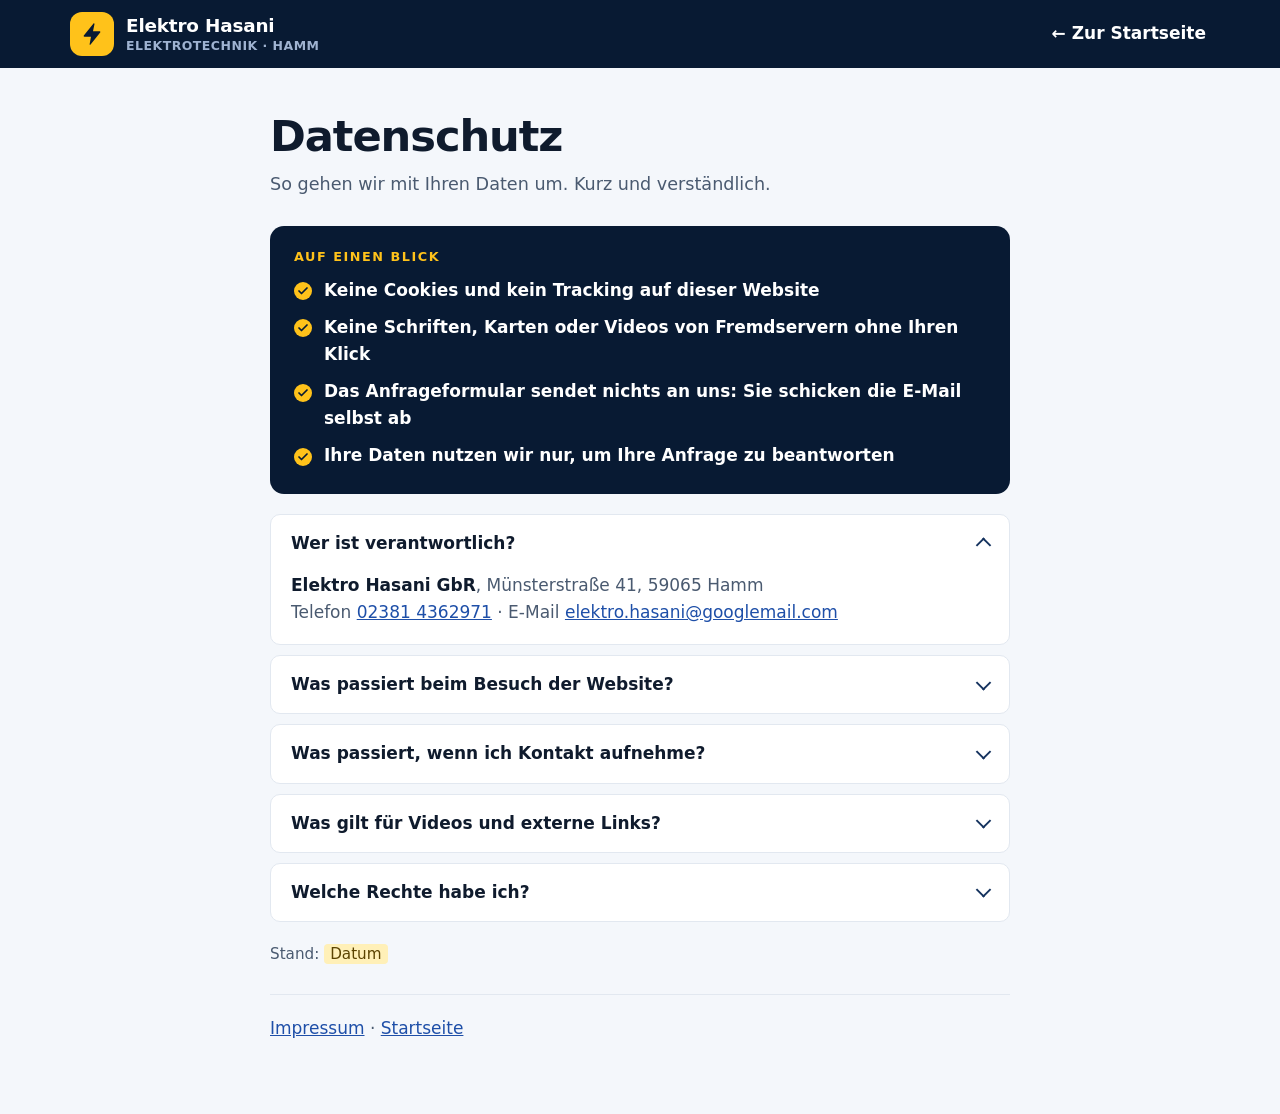
<file: websites/elektro-hasani/datenschutz.html>
<!doctype html>
<html lang="de">
<head>
  <meta charset="utf-8">
  <meta name="viewport" content="width=device-width, initial-scale=1">
  <title>Datenschutz | Elektro Hasani</title>
  <meta name="robots" content="noindex">
  <link rel="stylesheet" href="assets/style.css">
</head>
<body class="legal-page">
  <header class="legal-header">
    <div class="container legal-header__inner">
      <a class="logo logo--light" href="index.html" aria-label="Elektro Hasani – zur Startseite">
        <span class="logo__mark" aria-hidden="true"><svg viewBox="0 0 24 24" fill="currentColor"><path d="M13.5 1.5 3.8 13.6c-.4.5 0 1.2.6 1.2H11l-1.4 7.4c-.1.6.6.9 1 .4l9.6-12.1c.4-.5 0-1.2-.6-1.2H13l1.5-7.3c.1-.6-.6-.9-1-.5z"/></svg></span>
        <span class="logo__text"><strong>Elektro Hasani</strong><small>Elektrotechnik · Hamm</small></span>
      </a>
      <a class="legal-back" href="index.html">← Zur Startseite</a>
    </div>
  </header>

  <main class="container legal">
    <!--
      HINWEIS FÜR DEN BETRIEB: Diese Erklärung passt zum aktuellen Aufbau der Seite
      (keine Cookies, kein Tracking, keine externen Schriften, keine eingebettete Karte).
      Gelb markierte Stellen (class="todo") ergänzen. Ändert sich etwas an der Seite
      (z. B. Analyse-Tool, Karte, YouTube), muss auch diese Erklärung angepasst werden.
      Vor der Veröffentlichung rechtlich prüfen lassen.
    -->
    <h1>Datenschutz</h1>
    <p class="legal__lead">So gehen wir mit Ihren Daten um. Kurz und verständlich.</p>

    <section class="summary" aria-labelledby="ds-kurz">
      <h2 id="ds-kurz">Auf einen Blick</h2>
      <ul>
        <li>Keine Cookies und kein Tracking auf dieser Website</li>
        <li>Keine Schriften, Karten oder Videos von Fremdservern ohne Ihren Klick</li>
        <li>Das Anfrageformular sendet nichts an uns: Sie schicken die E-Mail selbst ab</li>
        <li>Ihre Daten nutzen wir nur, um Ihre Anfrage zu beantworten</li>
      </ul>
    </section>

    <div class="acc">
      <details open>
        <summary>Wer ist verantwortlich?</summary>
        <p><strong>Elektro Hasani GbR</strong>, Münsterstraße 41, 59065 Hamm<br>
          Telefon <a href="tel:+4923814362971">02381 4362971</a> · E-Mail <a href="mailto:elektro.hasani@googlemail.com">elektro.hasani@googlemail.com</a></p>
      </details>

      <details id="ds-hosting">
        <summary>Was passiert beim Besuch der Website?</summary>
        <p>Unser Hoster (<mark class="todo">Name und Anschrift</mark>) speichert technisch notwendige Daten in Server-Logfiles: IP-Adresse, Datum und Uhrzeit, aufgerufene Seite, Browsertyp. Das dient dem sicheren Betrieb der Seite (Art. 6 Abs. 1 lit. f DSGVO). Die Logfiles werden nach <mark class="todo">Anzahl</mark> Tagen gelöscht. Mit dem Hoster besteht ein Vertrag zur Auftragsverarbeitung.</p>
      </details>

      <details id="ds-kontakt">
        <summary>Was passiert, wenn ich Kontakt aufnehme?</summary>
        <p>Bei Anruf, E-Mail oder Formular verarbeiten wir Ihre Angaben (Name, Telefonnummer, E-Mail, Nachricht), um Ihre Anfrage zu beantworten (Art. 6 Abs. 1 lit. b und f DSGVO). Das Formular öffnet nur eine vorbereitete E-Mail in Ihrem eigenen Programm. Erst wenn Sie diese absenden, erreicht sie uns. Wir löschen Ihre Daten, sobald sie nicht mehr gebraucht werden und keine Aufbewahrungspflicht besteht. Unser E-Mail-Postfach läuft über Gmail (Google Ireland Limited, Dublin, Irland).</p>
      </details>

      <details id="youtube">
        <summary>Was gilt für Videos und externe Links?</summary>
        <p><strong>Eigene Videos</strong> laden direkt von unserem Server, dabei fließen keine Daten an Dritte.</p>
        <p><strong>YouTube-Videos</strong> laden erst nach Ihrem Klick auf „Video abspielen“ (Zwei-Klick-Lösung, erweiterter Datenschutzmodus). Dann werden Daten wie Ihre IP-Adresse an Google übertragen, auch in die USA. Rechtsgrundlage ist Ihre Einwilligung (Art. 6 Abs. 1 lit. a DSGVO). Mehr dazu: <a href="https://policies.google.com/privacy" target="_blank" rel="noopener">policies.google.com/privacy</a></p>
        <p><strong>Links</strong> zu Google Maps, Google-Bewertungen und Instagram sind einfache Verweise. Erst mit Ihrem Klick gelangen Daten zum jeweiligen Anbieter.</p>
      </details>

      <details id="ds-rechte">
        <summary>Welche Rechte habe ich?</summary>
        <p>Sie können jederzeit Auskunft, Berichtigung, Löschung, Einschränkung, Datenübertragung und Widerspruch verlangen (Art. 15–21 DSGVO) und eine Einwilligung widerrufen. Schreiben Sie uns dazu einfach an die E-Mail-Adresse oben. Beschweren können Sie sich bei der <a href="https://www.ldi.nrw.de/" target="_blank" rel="noopener">Landesbeauftragten für Datenschutz und Informationsfreiheit NRW</a>.</p>
      </details>
    </div>

    <p class="legal__meta">Stand: <mark class="todo">Datum</mark></p>
    <p class="legal__foot"><a href="impressum.html">Impressum</a> · <a href="index.html">Startseite</a></p>

    <script>
      (function () {
        function openFromHash() {
          var el = location.hash && document.getElementById(location.hash.slice(1));
          if (el && el.tagName === "DETAILS") { el.open = true; el.scrollIntoView(); }
        }
        openFromHash();
        window.addEventListener("hashchange", openFromHash);
      })();
    </script>
  </main>
</body>
</html>
</file>
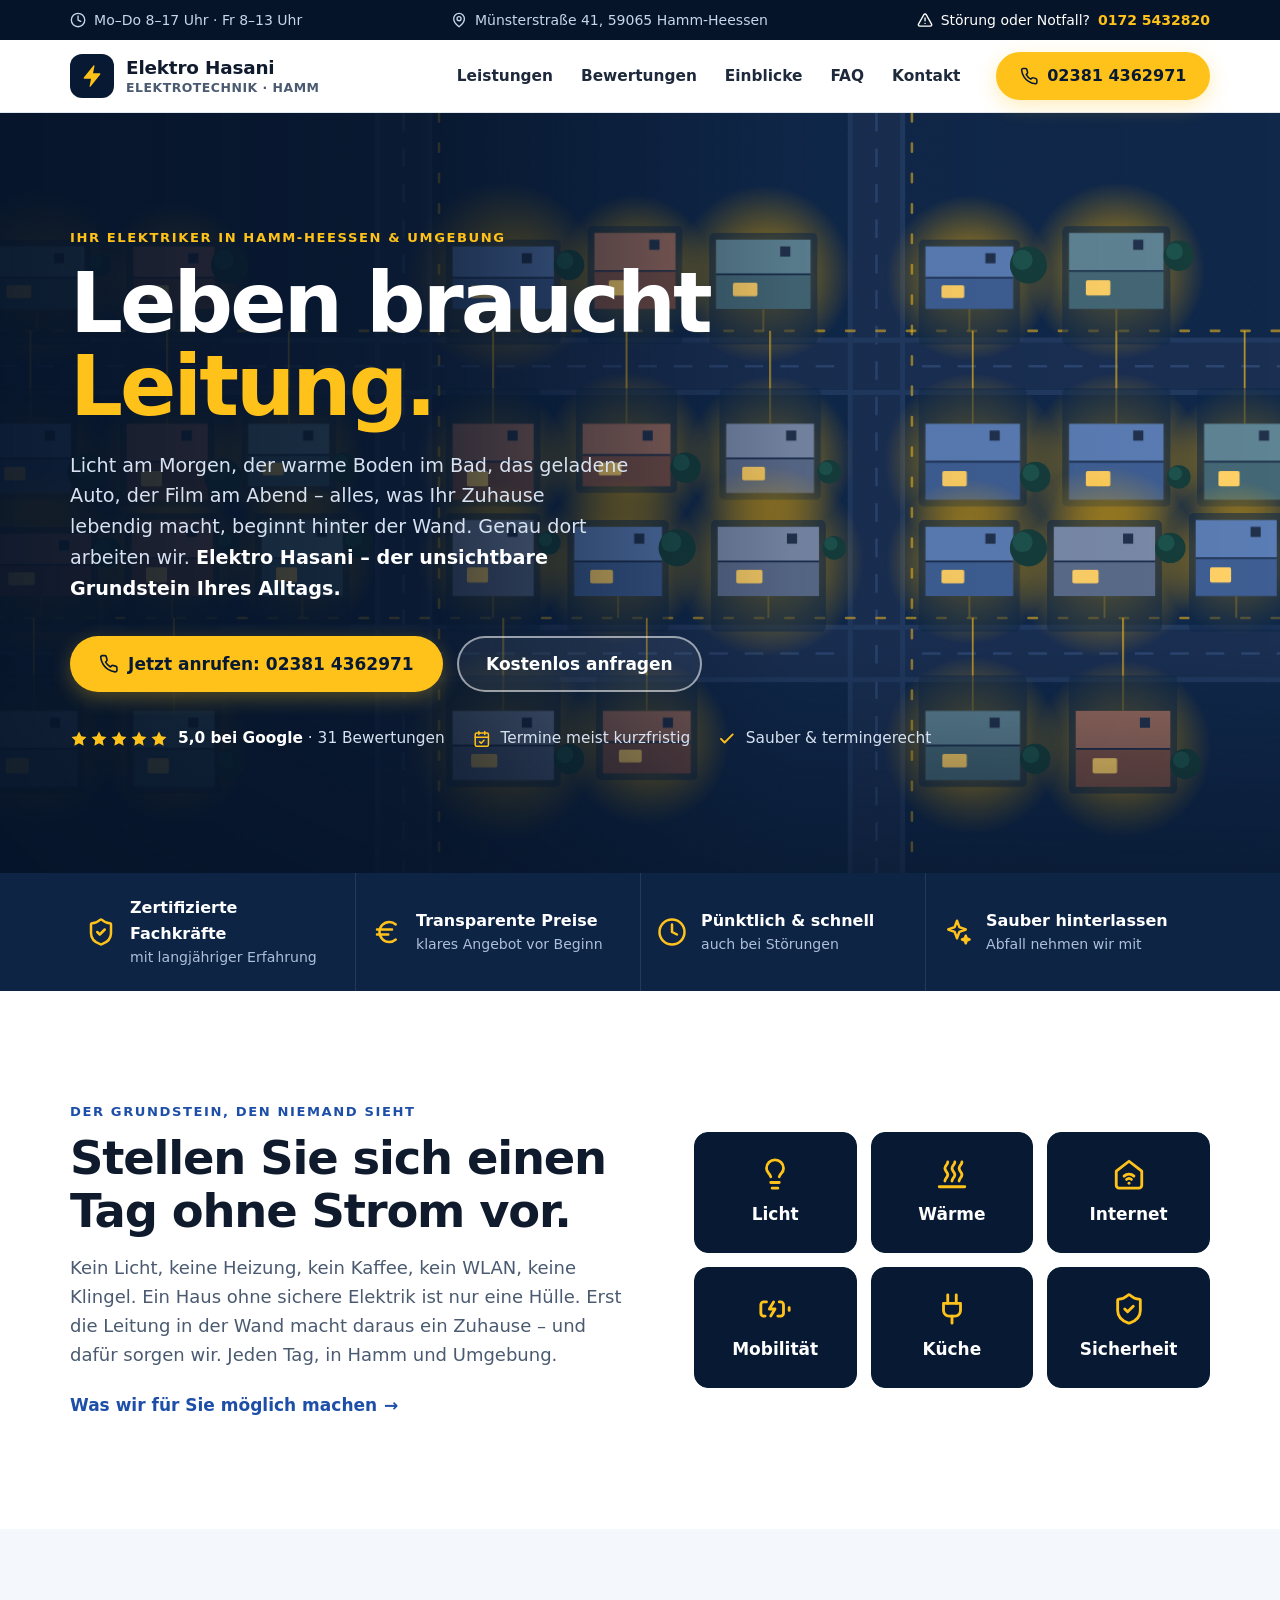
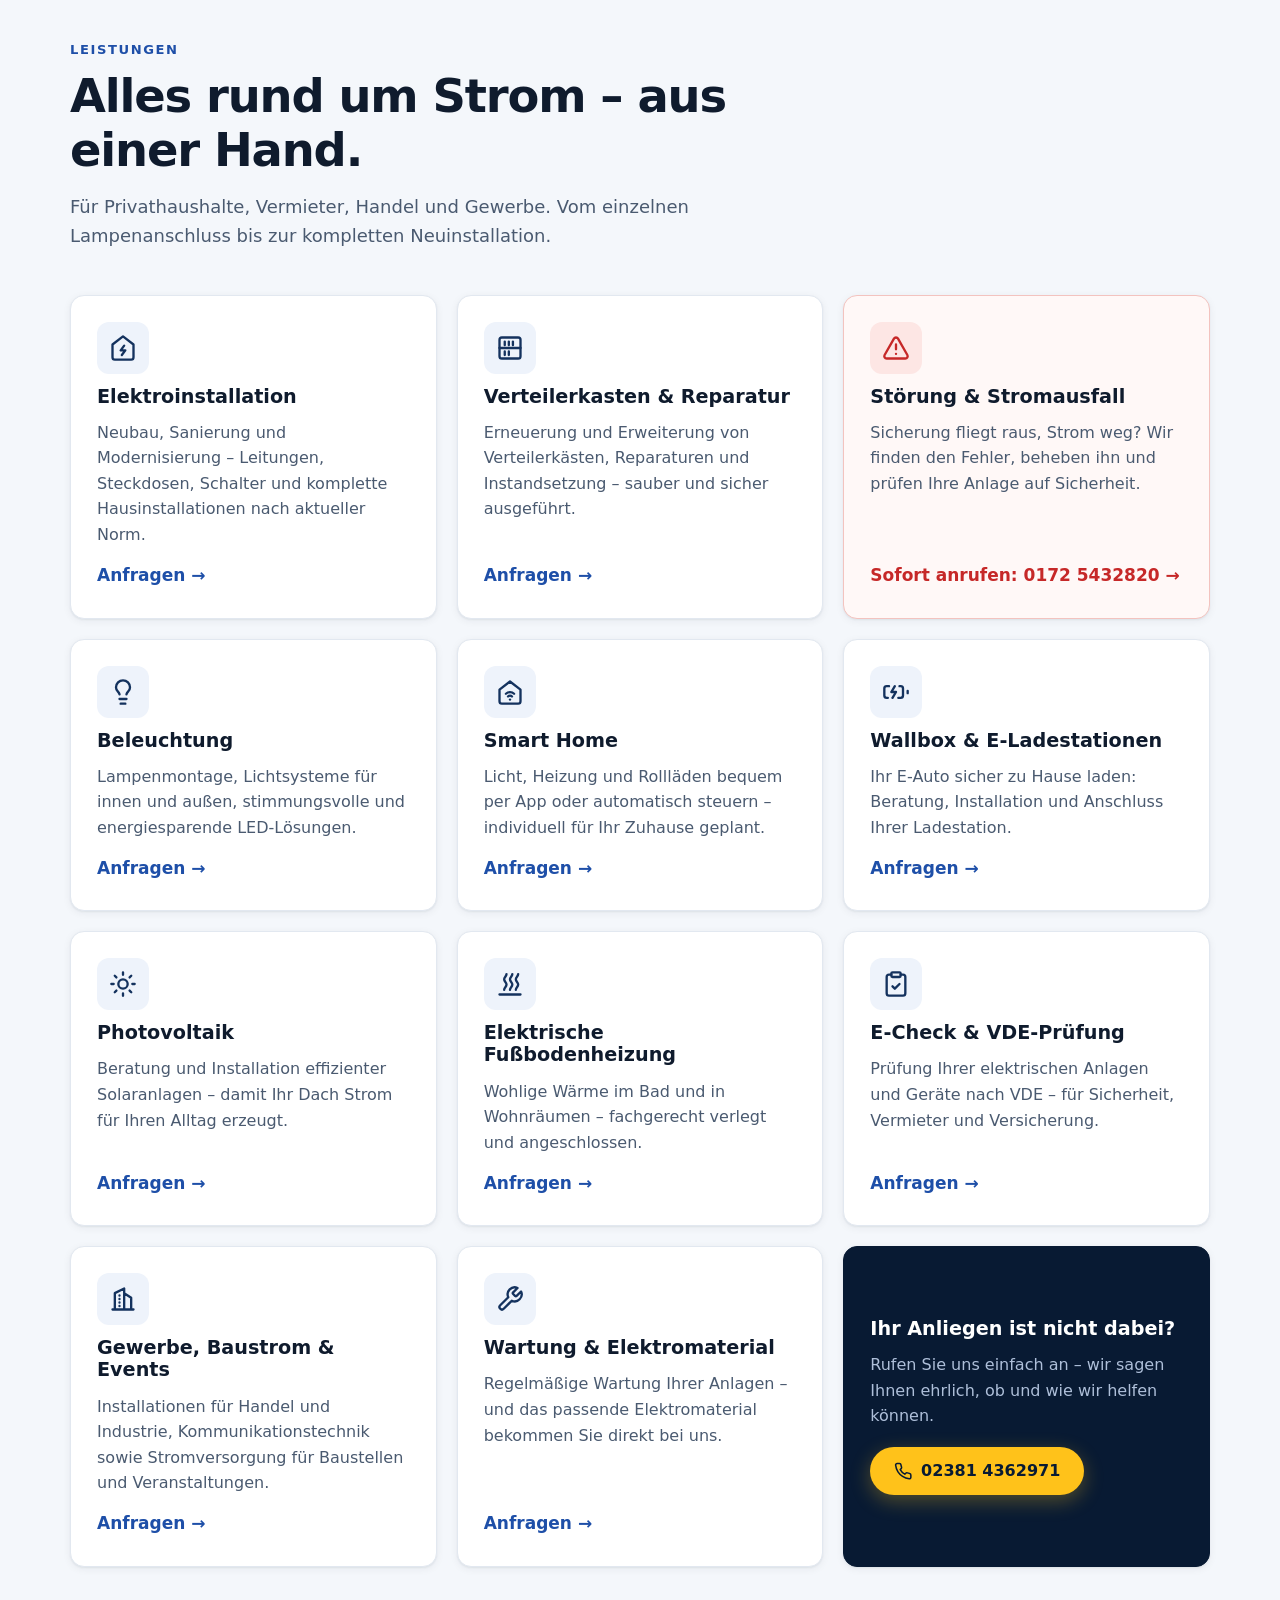
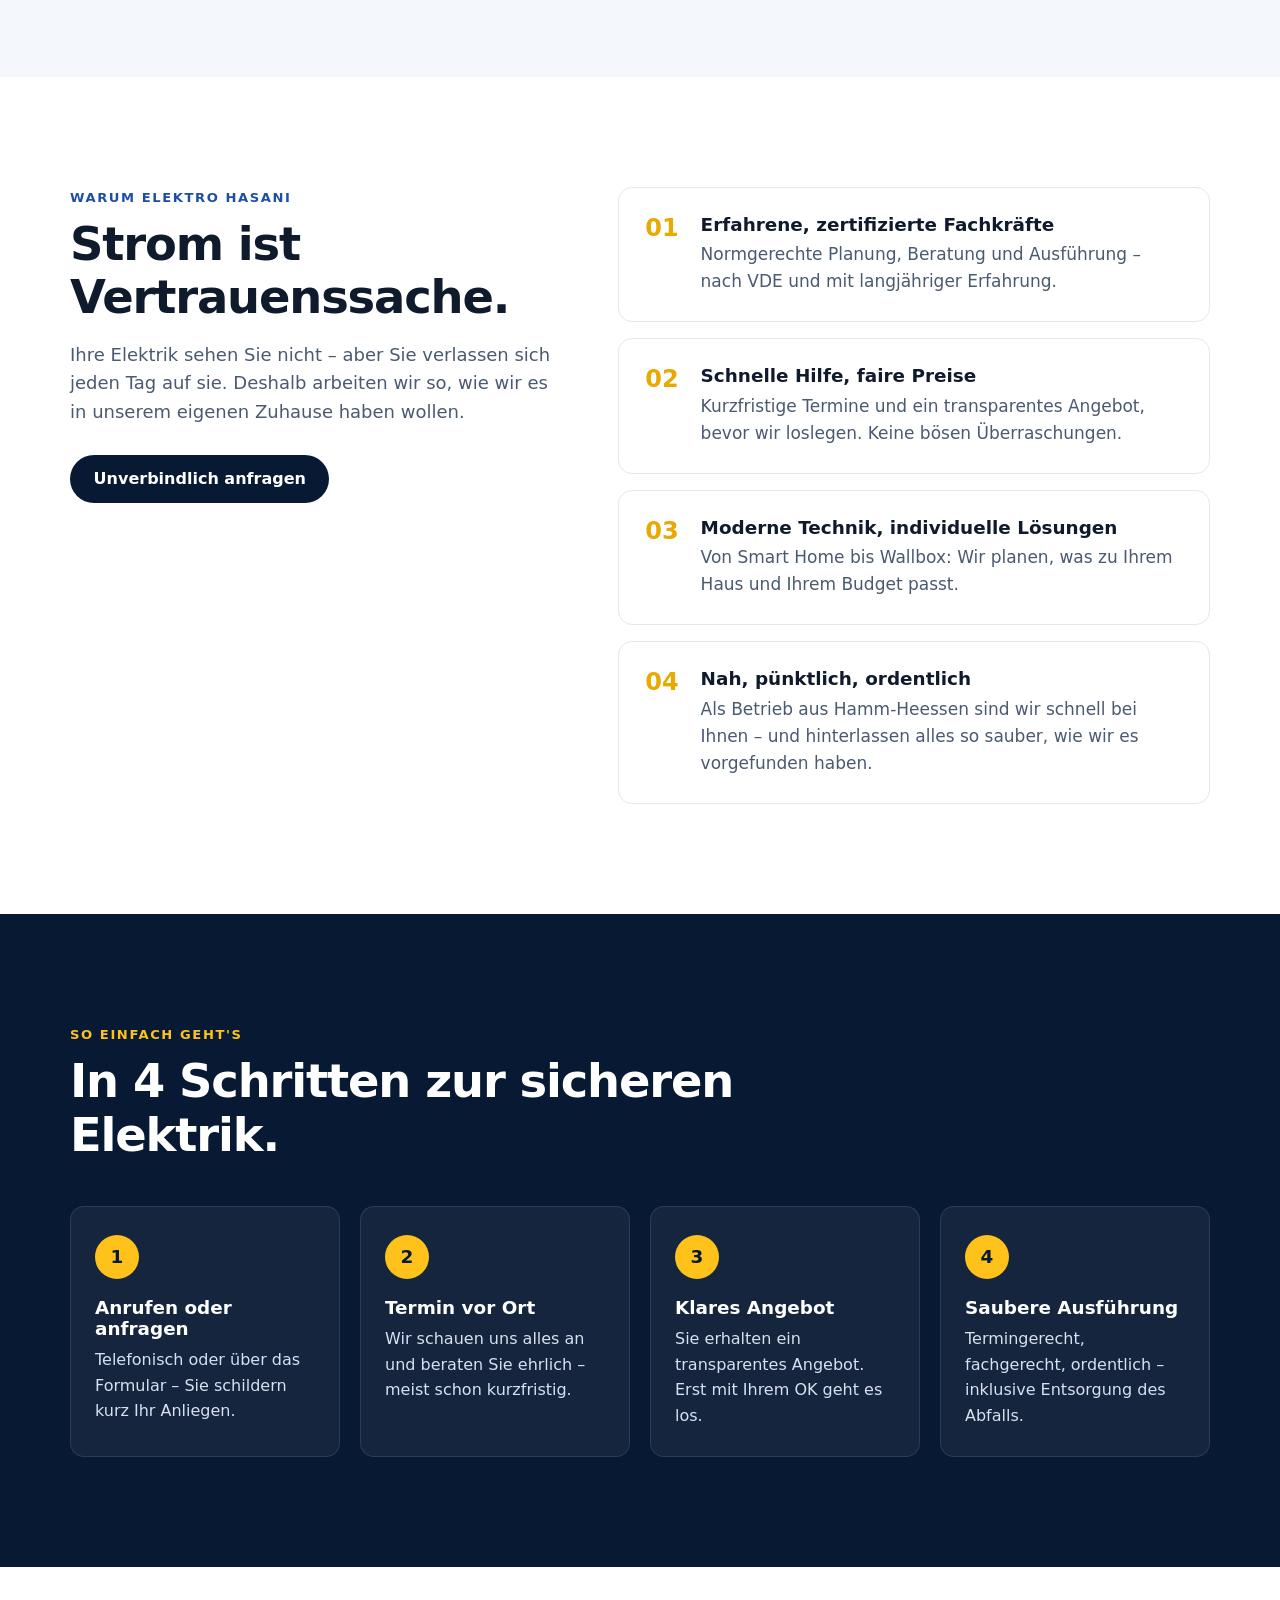
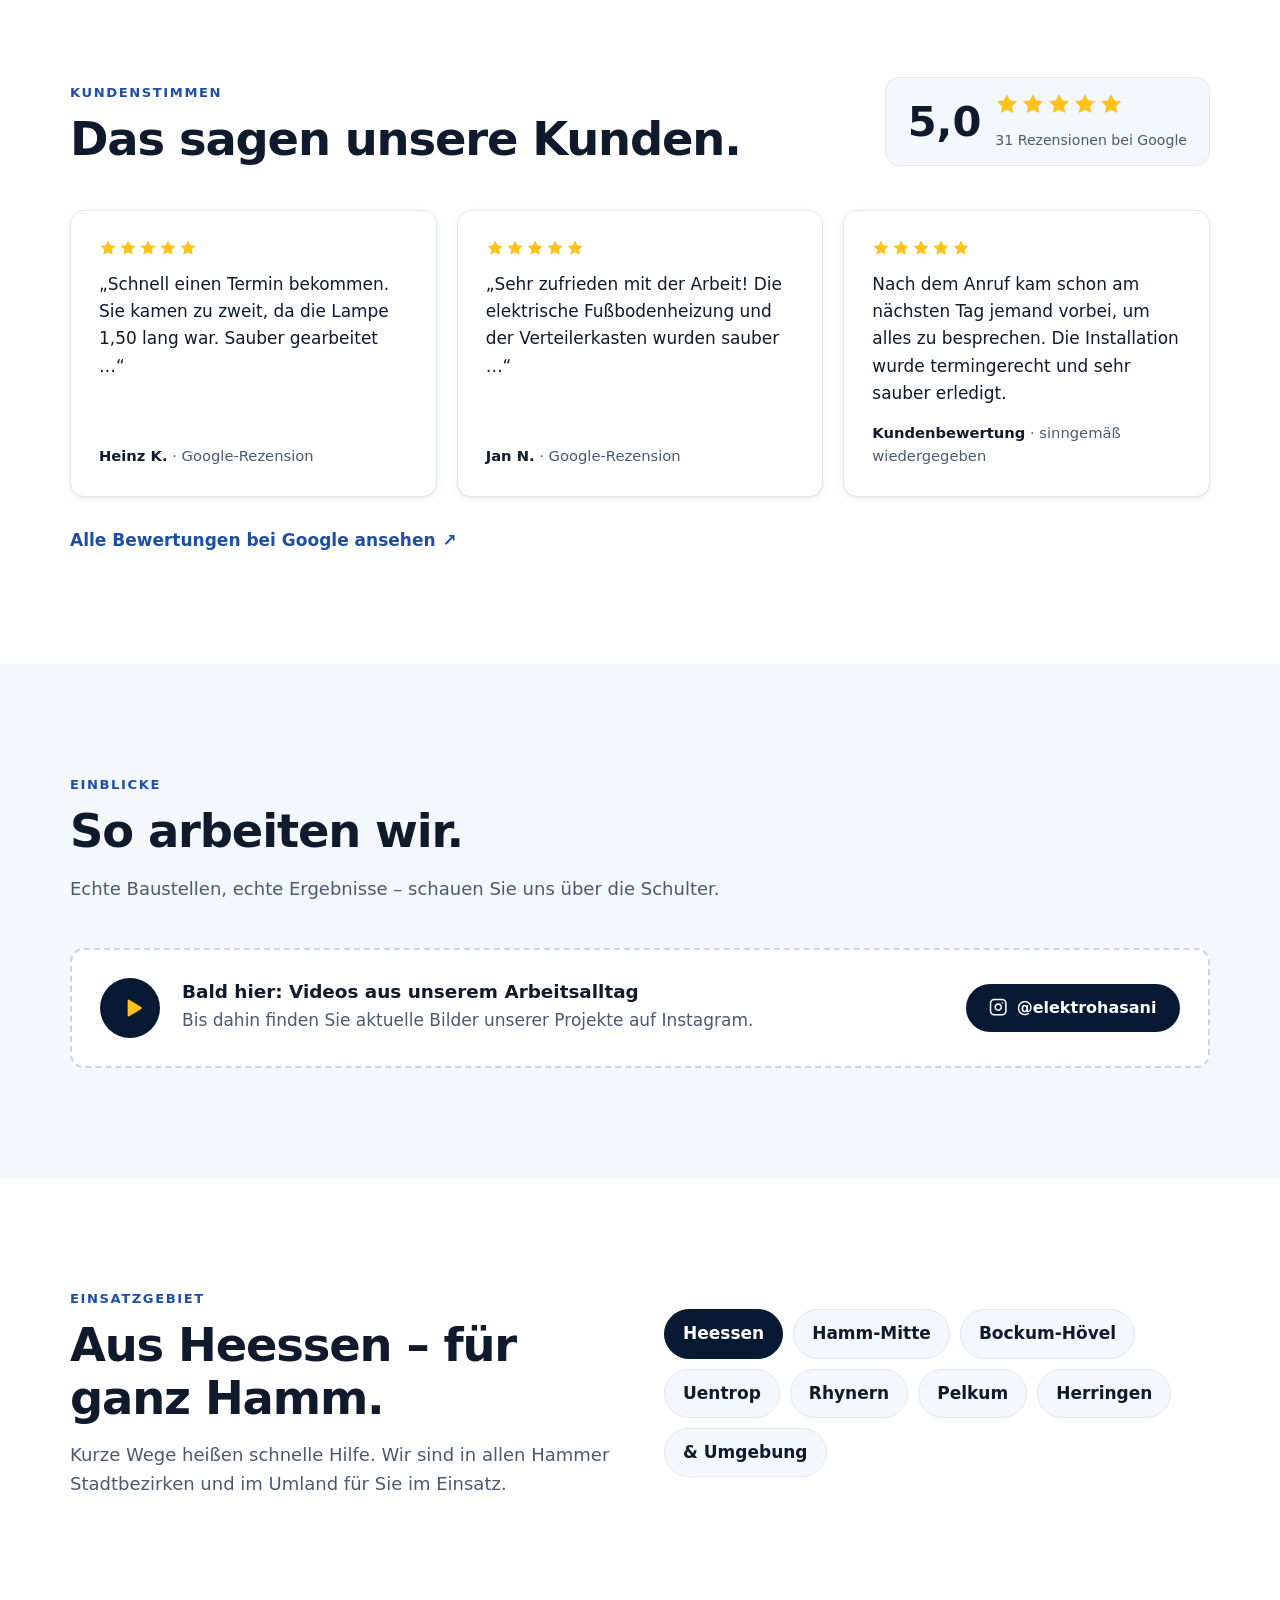
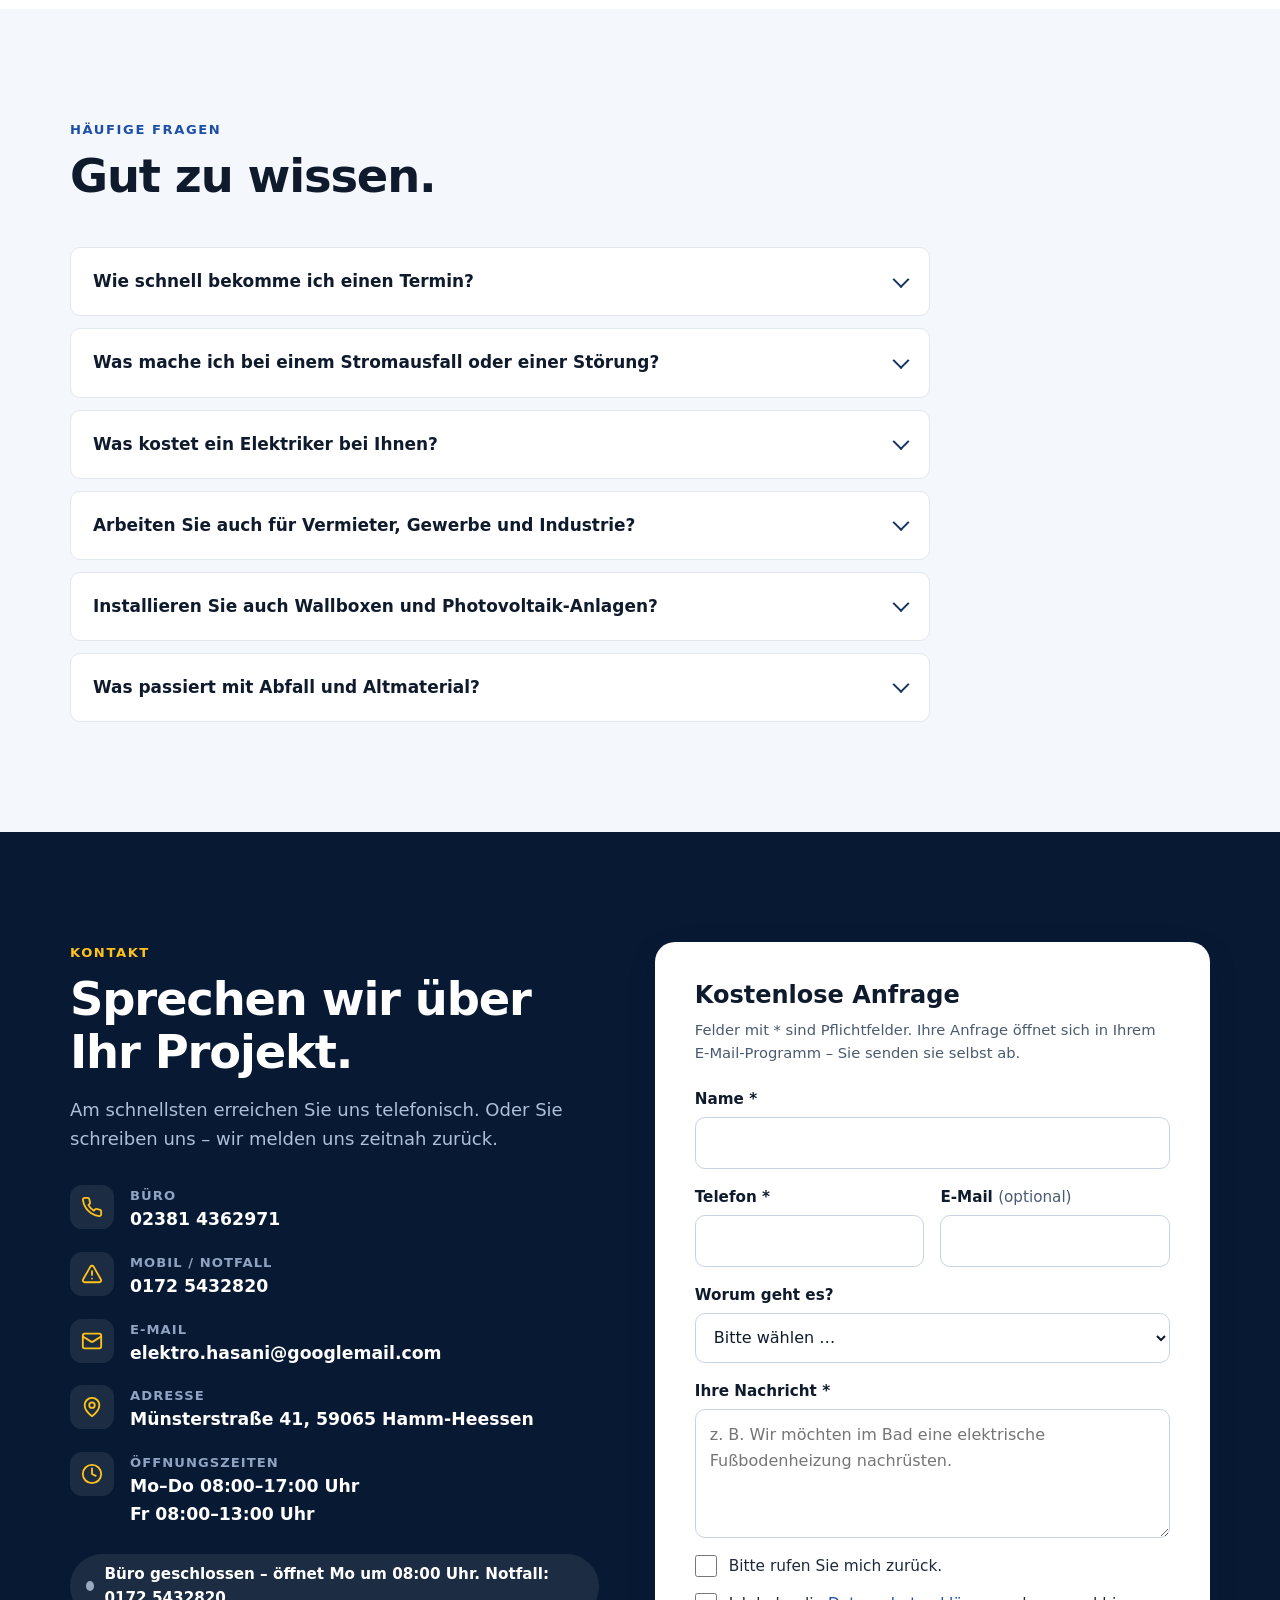
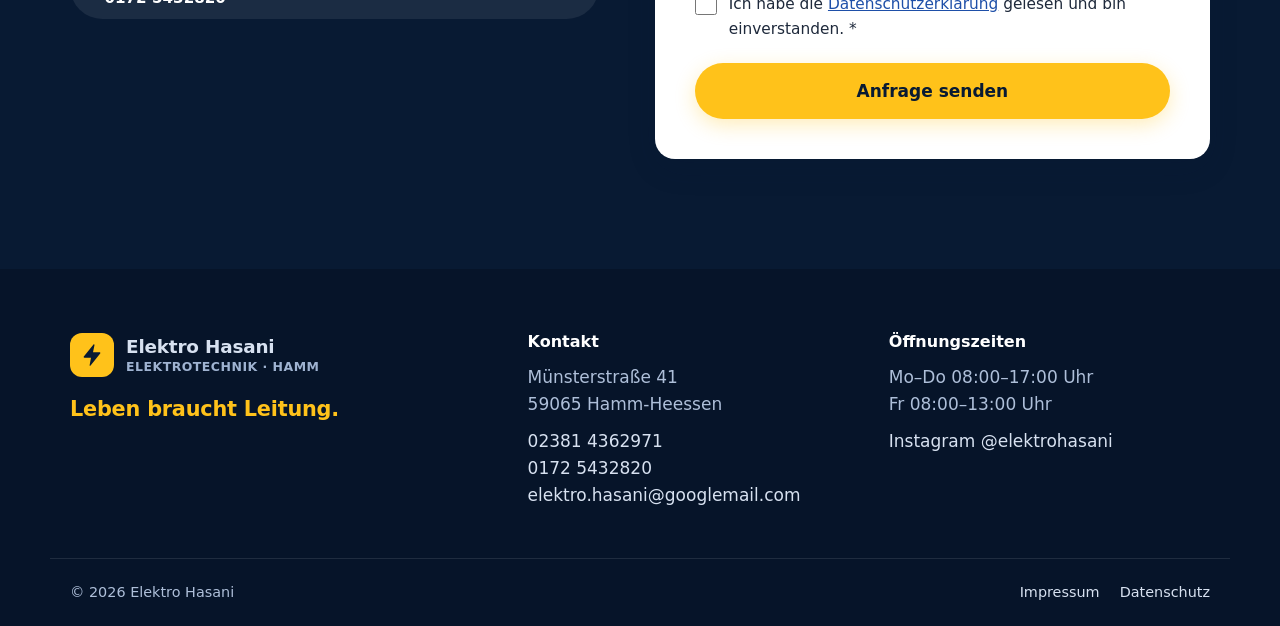
<file: websites/elektro-hasani/elektro-hasani-komplett.html>
<!doctype html>
<html lang="de">
<head>
  <meta charset="utf-8">
  <meta name="viewport" content="width=device-width, initial-scale=1">
  <title>Elektriker in Hamm-Heessen | Elektro Hasani – Elektroinstallation, Wallbox, E-Check</title>
  <meta name="description" content="Elektro Hasani – Ihr Elektriker in Hamm-Heessen und Umgebung. Elektroinstallation, Verteilerkasten, Beleuchtung, Smart Home, Wallbox, Photovoltaik, Fußbodenheizung und E-Check. 5,0 Sterne bei Google. Jetzt anrufen: 02381 4362971.">
  <meta name="theme-color" content="#081A33">
  <meta property="og:type" content="website">
  <meta property="og:title" content="Elektro Hasani – Leben braucht Leitung.">
  <meta property="og:description" content="Ihr Elektriker in Hamm-Heessen: schnell, sauber, zuverlässig. 5,0 Sterne bei Google.">
  <meta property="og:locale" content="de_DE">
  <link rel="icon" href="data:image/svg+xml,%3Csvg xmlns='http://www.w3.org/2000/svg' viewBox='0 0 32 32'%3E%3Crect width='32' height='32' rx='7' fill='%23081A33'/%3E%3Cpath d='M18 4 8 18h7l-1 10 10-14h-7z' fill='%23FFC21A'/%3E%3C/svg%3E">
  <style>
/* ==========================================================================
   Elektro Hasani – Stylesheet
   Keine externen Schriften/Ressourcen (DSGVO-freundlich, schnell).
   ========================================================================== */

:root {
  --navy-950: #061429;
  --navy-900: #081a33;
  --navy-800: #0d2445;
  --navy-700: #14325e;
  --blue-600: #1e4fa8;
  --amber-400: #ffd166;
  --amber-500: #ffc21a;
  --amber-600: #e8a900;
  --ink: #0f1b2d;
  --text: #1e293b;
  --muted: #4a5a70;
  --bg: #ffffff;
  --bg-alt: #f4f7fb;
  --border: #e2e8f0;
  --danger: #c62828;
  --success: #1b7a43;

  --radius: 14px;
  --radius-sm: 10px;
  --shadow-sm: 0 1px 2px rgb(8 26 51 / 6%), 0 2px 8px rgb(8 26 51 / 6%);
  --shadow-md: 0 10px 30px rgb(8 26 51 / 12%);
  --ease: cubic-bezier(.2, .7, .2, 1);

  --font: ui-sans-serif, system-ui, -apple-system, "Segoe UI", Roboto, "Helvetica Neue", Arial, sans-serif;
  --container: 1180px;
  --header-h: 72px;

  color-scheme: light;
}

*, *::before, *::after { box-sizing: border-box; }

html { scroll-behavior: smooth; scroll-padding-top: calc(var(--header-h) + 12px); -webkit-text-size-adjust: 100%; }

body {
  margin: 0;
  font-family: var(--font);
  font-size: 1.0625rem;
  line-height: 1.6;
  color: var(--text);
  background: var(--bg);
  -webkit-font-smoothing: antialiased;
}

img, svg, video { display: block; max-width: 100%; }
a { color: var(--blue-600); }
h1, h2, h3 { color: var(--ink); line-height: 1.15; margin: 0; }
p { margin: 0; }
ul, ol { margin: 0; padding: 0; list-style: none; }

.container { width: 100%; max-width: var(--container); margin-inline: auto; padding-inline: 20px; }

.sr-only {
  position: absolute; width: 1px; height: 1px; padding: 0; margin: -1px;
  overflow: hidden; clip: rect(0 0 0 0); white-space: nowrap; border: 0;
}

.skip-link {
  position: absolute; left: 12px; top: -60px; z-index: 100;
  background: var(--amber-500); color: var(--navy-900); padding: 10px 16px;
  border-radius: 8px; font-weight: 700; text-decoration: none;
}
.skip-link:focus { top: 12px; }

:focus-visible { outline: 3px solid var(--amber-500); outline-offset: 3px; border-radius: 6px; }

.icon { width: 1.15em; height: 1.15em; flex: none; }

/* ---------- Buttons ---------- */
.btn {
  display: inline-flex; align-items: center; justify-content: center; gap: .55em;
  min-height: 48px; padding: .75em 1.35em;
  border-radius: 999px; border: 2px solid transparent;
  font: inherit; font-weight: 700; font-size: 1rem; line-height: 1.2;
  text-decoration: none; cursor: pointer; white-space: nowrap;
  transition: background-color .2s var(--ease), color .2s var(--ease), border-color .2s var(--ease), transform .2s var(--ease), box-shadow .2s var(--ease);
}
.btn:active { transform: translateY(1px); }
.btn--lg { min-height: 56px; padding: .9em 1.6em; font-size: 1.0625rem; }
.btn--block { width: 100%; }
.btn--primary { background: var(--amber-500); color: var(--navy-900); box-shadow: 0 6px 20px rgb(255 194 26 / 30%); }
.btn--primary:hover { background: var(--amber-400); }
.btn--ghost { border-color: rgb(255 255 255 / 55%); color: #fff; background: rgb(255 255 255 / 6%); }
.btn--ghost:hover { border-color: #fff; background: rgb(255 255 255 / 14%); }
.btn--dark { background: var(--navy-900); color: #fff; }
.btn--dark:hover { background: var(--navy-700); }

.link-arrow { display: inline-flex; gap: .4em; margin-top: 1.4rem; font-weight: 700; color: var(--blue-600); text-decoration: none; }
.link-arrow:hover { text-decoration: underline; text-underline-offset: 4px; }

/* ---------- Topbar ---------- */
.topbar { background: var(--navy-950); color: #c9d5e8; font-size: .875rem; }
.topbar__inner { display: flex; gap: 24px; align-items: center; justify-content: space-between; min-height: 40px; }
.topbar span, .topbar a { display: inline-flex; align-items: center; gap: 8px; }
.topbar a { color: #fff; text-decoration: none; }
.topbar a:hover { color: var(--amber-400); }
.topbar strong { color: var(--amber-500); }

/* ---------- Header ---------- */
.header {
  position: sticky; top: 0; z-index: 50;
  background: rgb(255 255 255 / 96%);
  backdrop-filter: saturate(160%) blur(8px);
  border-bottom: 1px solid var(--border);
}
.header__inner { display: flex; align-items: center; gap: 24px; min-height: var(--header-h); }

.logo { display: inline-flex; align-items: center; gap: 12px; text-decoration: none; color: var(--ink); }
.logo__mark {
  display: grid; place-items: center; width: 44px; height: 44px; border-radius: 12px;
  background: var(--navy-900); color: var(--amber-500);
}
.logo__mark svg { width: 24px; height: 24px; }
.logo__text { white-space: nowrap; display: flex; flex-direction: column; line-height: 1.1; }
.logo__text strong { font-size: 1.15rem; letter-spacing: -.01em; }
.logo__text small { font-size: .78rem; color: var(--muted); font-weight: 600; letter-spacing: .04em; text-transform: uppercase; margin-top: 3px; }
.logo--light { color: #fff; }
.logo--light .logo__text small { color: #9fb3d1; }
.logo--light .logo__mark { background: var(--amber-500); color: var(--navy-900); }

.nav { margin-left: auto; }
.nav ul { display: flex; gap: 4px; }
.nav a {
  display: block; white-space: nowrap; padding: 10px 12px; border-radius: 8px;
  color: var(--text); text-decoration: none; font-weight: 600; font-size: .96rem;
}
.nav a:hover { background: var(--bg-alt); color: var(--ink); }

.nav-toggle {
  display: none; margin-left: auto; width: 48px; height: 48px; border: 0; border-radius: 10px;
  background: var(--bg-alt); cursor: pointer; padding: 13px 12px;
  flex-direction: column; justify-content: space-between;
}
.nav-toggle span { display: block; height: 2.5px; background: var(--ink); border-radius: 2px; transition: transform .25s var(--ease), opacity .2s; }
.nav-toggle[aria-expanded="true"] span:nth-child(1) { transform: translateY(8.5px) rotate(45deg); }
.nav-toggle[aria-expanded="true"] span:nth-child(2) { opacity: 0; }
.nav-toggle[aria-expanded="true"] span:nth-child(3) { transform: translateY(-8.5px) rotate(-45deg); }

/* ---------- Hero ---------- */
.hero {
  position: relative; overflow: hidden; isolation: isolate;
  background: var(--navy-900); color: #fff;
  min-height: min(88vh, 760px);
  display: flex; align-items: center;
}
.hero__map { position: absolute; inset: 0; z-index: -2; }
.hero__map svg { width: 100%; height: 100%; }
.hero__scrim {
  position: absolute; inset: 0; z-index: -1;
  background:
    linear-gradient(90deg, rgb(6 20 41 / 92%) 0%, rgb(6 20 41 / 74%) 34%, rgb(6 20 41 / 8%) 62%, rgb(6 20 41 / 0%) 100%),
    linear-gradient(0deg, rgb(6 20 41 / 55%) 0%, rgb(6 20 41 / 0%) 30%);
}
.hero__content { padding-block: 72px 80px; }
.hero__title {
  color: #fff; font-size: clamp(2.6rem, 7vw, 5.2rem); font-weight: 800;
  letter-spacing: -.035em; line-height: 1; max-width: 12ch; margin-top: 14px;
}
.hl { color: var(--amber-500); position: relative; white-space: nowrap; }
.hero__lead { max-width: 560px; margin-top: 22px; font-size: clamp(1.05rem, 1.6vw, 1.2rem); color: #d7e1f0; }
.hero__lead strong { color: #fff; }
.hero__cta { display: flex; flex-wrap: wrap; gap: 14px; margin-top: 32px; }
.hero__proof { display: flex; flex-wrap: wrap; gap: 12px 28px; margin-top: 34px; color: #d7e1f0; font-size: .96rem; }
.hero__proof li { display: inline-flex; align-items: center; gap: 10px; }
.hero__proof .icon { color: var(--amber-500); }
.hero__proof strong { color: #fff; }

.eyebrow { font-size: .82rem; font-weight: 800; letter-spacing: .12em; text-transform: uppercase; color: var(--blue-600); }
.eyebrow--light { color: var(--amber-500); }

.stars { display: inline-flex; gap: 2px; color: var(--amber-500); }
.stars svg { width: 18px; height: 18px; }
.stars--lg svg { width: 24px; height: 24px; }

/* Hero-Karte: Strom fließt, Häuser leuchten auf */
.hero-map .current path { stroke-dasharray: 10 26; opacity: .55; animation: flow 1.6s linear infinite; }
.hero-map .feed { opacity: 0; animation: feed .6s var(--ease) forwards; animation-delay: calc(var(--d) + .4s); }
.hero-map .lit { opacity: 0; animation: lightup 1.2s var(--ease) forwards, breathe 5s ease-in-out infinite; animation-delay: calc(var(--d) + .7s), calc(var(--d) + 2s); }
.hero-map .house .win { opacity: .12; animation: win .5s var(--ease) forwards; animation-delay: calc(var(--d) + .7s); }
.hero-map .van { animation: drive 22s linear infinite; }

@keyframes flow { to { stroke-dashoffset: -36; } }
@keyframes feed { to { opacity: .7; } }
@keyframes lightup { to { opacity: 1; } }
@keyframes breathe { 0%, 100% { opacity: 1; } 50% { opacity: .78; } }
@keyframes win { to { opacity: 1; } }
@keyframes drive { from { transform: translateX(0); } to { transform: translateX(1700px); } }

/* ---------- Trustbar ---------- */
.trustbar { background: var(--navy-800); color: #fff; }
.trustbar__grid { display: grid; grid-template-columns: repeat(4, 1fr); gap: 0; }
.trust { display: flex; align-items: center; gap: 14px; padding: 22px 16px; }
.trust + .trust { border-left: 1px solid rgb(255 255 255 / 10%); }
.trust .icon { width: 30px; height: 30px; color: var(--amber-500); }
.trust strong { display: block; font-size: 1rem; }
.trust span { display: block; font-size: .88rem; color: #aebfd9; }

/* ---------- Sections ---------- */
.section { padding-block: clamp(64px, 9vw, 110px); }
.section--alt { background: var(--bg-alt); }
.section--dark { background: var(--navy-900); color: #d7e1f0; }
.section--dark .section__title, .section--dark h3 { color: #fff; }
.section__head { max-width: 720px; margin-bottom: 44px; }
.section__title { font-size: clamp(1.9rem, 3.8vw, 2.9rem); font-weight: 800; letter-spacing: -.025em; margin-top: 10px; }
.lead { margin-top: 16px; font-size: 1.125rem; color: var(--muted); max-width: 62ch; }
.section--dark .lead { color: #aebfd9; }

/* Manifest */
.manifesto__grid { display: grid; grid-template-columns: 1.1fr 1fr; gap: 56px; align-items: center; }
.without { display: grid; grid-template-columns: repeat(3, 1fr); gap: 14px; }
.without li {
  display: flex; flex-direction: column; align-items: center; gap: 10px;
  padding: 24px 12px; border-radius: var(--radius); background: var(--bg-alt);
  border: 1px solid var(--border); font-weight: 700; color: var(--ink);
  transition: background-color .3s var(--ease), color .3s var(--ease), transform .3s var(--ease);
}
.without .icon { width: 34px; height: 34px; color: var(--navy-700); transition: color .3s var(--ease); }
.without.is-on li { background: var(--navy-900); color: #fff; border-color: var(--navy-900); }
.without.is-on .icon { color: var(--amber-500); }
.without.is-on li:nth-child(2) { transition-delay: .08s; }
.without.is-on li:nth-child(3) { transition-delay: .16s; }
.without.is-on li:nth-child(4) { transition-delay: .24s; }
.without.is-on li:nth-child(5) { transition-delay: .32s; }
.without.is-on li:nth-child(6) { transition-delay: .40s; }
.without.is-on li .icon { transition-delay: inherit; }

/* Leistungen */
.services { display: grid; grid-template-columns: repeat(3, 1fr); gap: 20px; }
.service {
  display: flex; flex-direction: column; gap: 12px;
  background: #fff; border: 1px solid var(--border); border-radius: var(--radius);
  padding: 26px; box-shadow: var(--shadow-sm);
  transition: transform .25s var(--ease), box-shadow .25s var(--ease), border-color .25s var(--ease);
}
.service:hover { transform: translateY(-3px); box-shadow: var(--shadow-md); border-color: #cdd8e8; }
.service h3 { font-size: 1.2rem; }
.service p { color: var(--muted); font-size: 1rem; flex: 1; }
.service__icon { display: grid; place-items: center; width: 52px; height: 52px; border-radius: 12px; background: #eef3fb; color: var(--navy-700); }
.service__icon svg { width: 28px; height: 28px; }
.service__link { font-weight: 700; text-decoration: none; color: var(--blue-600); display: inline-flex; gap: .35em; min-height: 32px; align-items: center; }
.service__link:hover { text-decoration: underline; text-underline-offset: 4px; }
.service--urgent { border-color: #f3c3bf; background: #fff8f7; }
.service--urgent .service__icon { background: #fde6e4; color: var(--danger); }
.service--urgent .service__link { color: var(--danger); }
.service--cta { background: var(--navy-900); border-color: var(--navy-900); justify-content: center; }
.service--cta h3 { color: #fff; }
.service--cta p { color: #aebfd9; flex: 0; }
.service--cta .btn { align-self: flex-start; margin-top: 6px; }

/* Warum wir */
.why { display: grid; grid-template-columns: .9fr 1.1fr; gap: 64px; align-items: start; }
.why__intro { position: sticky; top: calc(var(--header-h) + 32px); }
.why__intro .btn { margin-top: 28px; }
.why__list { display: grid; gap: 16px; }
.why__list li { display: flex; gap: 22px; padding: 26px; border-radius: var(--radius); border: 1px solid var(--border); background: #fff; }
.why__num { font-size: 1.5rem; font-weight: 800; color: var(--amber-600); line-height: 1.2; font-variant-numeric: tabular-nums; }
.why__list h3 { font-size: 1.15rem; margin-bottom: 6px; }
.why__list p { color: var(--muted); }

/* Ablauf */
.steps { display: grid; grid-template-columns: repeat(4, 1fr); gap: 20px; counter-reset: s; }
.step { position: relative; padding: 28px 24px; border-radius: var(--radius); background: rgb(255 255 255 / 5%); border: 1px solid rgb(255 255 255 / 10%); }
.step__num {
  display: grid; place-items: center; width: 44px; height: 44px; border-radius: 50%;
  background: var(--amber-500); color: var(--navy-900); font-weight: 800; font-size: 1.15rem; margin-bottom: 18px;
}
.step h3 { font-size: 1.15rem; margin-bottom: 8px; }
.step p { font-size: 1rem; }

/* Bewertungen */
.reviews__head { display: flex; justify-content: space-between; align-items: flex-end; gap: 24px; max-width: none; flex-wrap: wrap; }
.score { display: flex; align-items: center; gap: 14px; padding: 14px 22px; border-radius: var(--radius); background: var(--bg-alt); border: 1px solid var(--border); }
.score__num { font-size: 2.6rem; font-weight: 800; color: var(--ink); line-height: 1; }
.score small { display: block; color: var(--muted); font-size: .88rem; margin-top: 4px; }
.reviews { display: grid; grid-template-columns: repeat(3, 1fr); gap: 20px; }
.review { margin: 0; display: flex; flex-direction: column; gap: 14px; padding: 28px; border-radius: var(--radius); background: #fff; border: 1px solid var(--border); box-shadow: var(--shadow-sm); }
.review blockquote { margin: 0; flex: 1; }
.review blockquote p { font-size: 1.06rem; color: var(--ink); }
.review figcaption { color: var(--muted); font-size: .92rem; }
.review figcaption strong { color: var(--ink); }
.reviews__more { margin-top: 8px; }

/* Videos */
.videos { display: grid; grid-template-columns: repeat(3, 1fr); gap: 20px; }
.videos:empty { display: none; }
.video { margin: 0; background: #fff; border: 1px solid var(--border); border-radius: var(--radius); overflow: hidden; box-shadow: var(--shadow-sm); }
.video__frame { position: relative; aspect-ratio: 16 / 9; background: var(--navy-900); }
.video--portrait .video__frame { aspect-ratio: 9 / 16; }
.video__frame video, .video__frame iframe, .video__frame img { position: absolute; inset: 0; width: 100%; height: 100%; object-fit: cover; border: 0; }
.video__consent {
  position: absolute; inset: 0; display: flex; flex-direction: column; align-items: center; justify-content: center; gap: 12px;
  padding: 20px; text-align: center; color: #fff; font-size: .9rem;
  background: linear-gradient(0deg, rgb(6 20 41 / 85%), rgb(6 20 41 / 55%));
}
.video__consent .btn { white-space: normal; }
.video figcaption { padding: 16px 20px; font-weight: 700; color: var(--ink); }
.videos__empty {
  display: flex; align-items: center; gap: 22px; flex-wrap: wrap;
  padding: 28px; border-radius: var(--radius); border: 2px dashed #c8d4e6; background: #fff;
}
.videos__empty[hidden] { display: none; }
.videos__empty > div { flex: 1 1 260px; }
.videos__empty h3 { font-size: 1.15rem; margin-bottom: 4px; }
.videos__empty p { color: var(--muted); }
.videos__empty-icon { display: grid; place-items: center; width: 60px; height: 60px; border-radius: 50%; background: var(--navy-900); color: var(--amber-500); }
.videos__empty-icon svg { width: 26px; height: 26px; margin-left: 3px; }

/* Einsatzgebiet */
.area__grid { display: grid; grid-template-columns: 1fr 1fr; gap: 48px; align-items: center; }
.chips { display: flex; flex-wrap: wrap; gap: 10px; }
.chips li { padding: 10px 18px; border-radius: 999px; background: var(--bg-alt); border: 1px solid var(--border); font-weight: 700; color: var(--ink); }
.chips li:first-child { background: var(--navy-900); color: #fff; border-color: var(--navy-900); }

/* FAQ */
.faq__list { display: grid; gap: 12px; max-width: 860px; }
.faq details { background: #fff; border: 1px solid var(--border); border-radius: var(--radius-sm); }
.faq summary {
  list-style: none; cursor: pointer; padding: 20px 56px 20px 22px; position: relative;
  font-weight: 700; color: var(--ink); font-size: 1.06rem; min-height: 48px;
}
.faq summary::-webkit-details-marker { display: none; }
.faq summary::after {
  content: ""; position: absolute; right: 22px; top: 50%; width: 12px; height: 12px;
  border-right: 2.5px solid var(--navy-700); border-bottom: 2.5px solid var(--navy-700);
  transform: translateY(-70%) rotate(45deg); transition: transform .2s var(--ease);
}
.faq details[open] summary::after { transform: translateY(-30%) rotate(-135deg); }
.faq details p { padding: 0 22px 20px; color: var(--muted); }

/* Kontakt */
.contact { background: var(--navy-900); color: #d7e1f0; }
.contact .section__title { color: #fff; }
.contact .lead { color: #aebfd9; }
.contact__grid { display: grid; grid-template-columns: 1fr 1.05fr; gap: 56px; align-items: start; }
.contact__list { display: grid; gap: 18px; margin-top: 32px; }
.contact__list li { display: flex; gap: 16px; align-items: flex-start; }
.contact__list .icon { width: 44px; height: 44px; padding: 11px; border-radius: 12px; background: rgb(255 255 255 / 8%); color: var(--amber-500); }
.contact__list span { display: block; font-size: .82rem; text-transform: uppercase; letter-spacing: .08em; color: #8fa3c2; font-weight: 700; }
.contact__list a, .contact__list p { color: #fff; font-weight: 600; font-size: 1.08rem; text-decoration: none; overflow-wrap: anywhere; }
.contact__list a:hover { color: var(--amber-400); text-decoration: underline; }
.status { display: inline-flex; align-items: center; gap: 10px; margin-top: 26px; padding: 8px 16px; border-radius: 999px; background: rgb(255 255 255 / 8%); font-weight: 700; color: #fff; font-size: .95rem; }
.status::before { content: ""; width: 10px; height: 10px; border-radius: 50%; background: #9aa9bf; }
.status.is-open::before { background: #3ddc84; box-shadow: 0 0 0 4px rgb(61 220 132 / 20%); }

.form { background: #fff; color: var(--text); border-radius: 20px; padding: clamp(24px, 4vw, 40px); box-shadow: var(--shadow-md); }
.form h3 { font-size: 1.5rem; }
.form__hint { color: var(--muted); font-size: .92rem; margin: 8px 0 22px; }
.field { display: flex; flex-direction: column; gap: 6px; margin-bottom: 16px; }
.field-row { display: grid; grid-template-columns: 1fr 1fr; gap: 16px; }
.field label { font-weight: 700; font-size: .95rem; color: var(--ink); }
.optional { font-weight: 500; color: var(--muted); }
.field input, .field select, .field textarea {
  width: 100%; min-height: 50px; padding: 12px 14px; font: inherit; font-size: 1rem; color: var(--ink);
  border: 1.5px solid #c9d3e1; border-radius: 10px; background: #fff;
  transition: border-color .2s, box-shadow .2s;
}
.field textarea { resize: vertical; min-height: 120px; }
.field input:focus, .field select:focus, .field textarea:focus { outline: none; border-color: var(--blue-600); box-shadow: 0 0 0 4px rgb(30 79 168 / 15%); }
.field [aria-invalid="true"] { border-color: var(--danger); }
.field__error { color: var(--danger); font-size: .9rem; font-weight: 600; }
.check { display: flex; gap: 12px; align-items: flex-start; margin-bottom: 14px; font-size: .96rem; cursor: pointer; }
.check input { width: 22px; height: 22px; margin: 1px 0 0; flex: none; accent-color: var(--navy-900); cursor: pointer; }
.form .btn { margin-top: 8px; }
.form__success { margin-top: 16px; padding: 14px 16px; border-radius: 10px; background: #e8f6ee; color: var(--success); font-weight: 600; }

/* Footer */
.footer { background: var(--navy-950); color: #aebfd9; padding-top: 64px; }
.footer__grid { display: grid; grid-template-columns: 1.3fr 1fr 1fr; gap: 40px; padding-bottom: 48px; }
.footer__claim { margin-top: 16px; font-size: 1.3rem; font-weight: 800; color: var(--amber-500); letter-spacing: -.01em; }
.footer__h { color: #fff; font-size: 1rem; margin-bottom: 12px; }
.footer p + p { margin-top: 10px; }
.footer a { color: #d7e1f0; text-decoration: none; }
.footer a:hover { color: var(--amber-400); text-decoration: underline; }
.footer__legal { display: flex; justify-content: space-between; gap: 16px; flex-wrap: wrap; padding-block: 22px; border-top: 1px solid rgb(255 255 255 / 10%); font-size: .9rem; }
.footer__legal nav { display: flex; gap: 20px; }

/* Mobile Schnellzugriff */
.quickbar { display: none; }

/* Scroll-Reveal (nur wenn JS aktiv) */
.js .reveal { opacity: 0; transform: translateY(18px); transition: opacity .6s var(--ease), transform .6s var(--ease); }
.js .reveal.is-visible { opacity: 1; transform: none; }

/* ---------- Responsive ---------- */
@media (max-width: 1240px) {
  .header__inner { gap: 16px; }
  .nav ul { gap: 0; }
  .nav a { padding: 10px 8px; font-size: .92rem; }
  .header__call span { display: none; }
  .header__call { padding: .75em; width: 48px; }
}

@media (max-width: 1020px) {
  .topbar .topbar__addr { display: none; }
  .nav-toggle { display: flex; flex: none; }
  .header__call { flex: none; }
  .header__call { margin-left: auto; }
  .nav-toggle { margin-left: 8px; }
  .nav {
    position: absolute; top: 100%; left: 0; right: 0; margin: 0;
    background: #fff; border-bottom: 1px solid var(--border); box-shadow: var(--shadow-md);
    padding: 12px 20px 20px; display: none;
    max-height: calc(100vh - var(--header-h)); overflow-y: auto;
  }
  .nav.is-open { display: block; }
  .nav ul { flex-direction: column; gap: 2px; }
  .nav a { padding: 14px 12px; font-size: 1.05rem; }

  .trustbar__grid { grid-template-columns: repeat(2, 1fr); }
  .trust:nth-child(3) { border-left: 0; }
  .trust:nth-child(n+3) { border-top: 1px solid rgb(255 255 255 / 10%); }
  .manifesto__grid, .why, .area__grid, .contact__grid { grid-template-columns: minmax(0, 1fr); gap: 36px; }
  .why__intro { position: static; }
  .services, .reviews, .videos { grid-template-columns: repeat(2, 1fr); }
  .steps { grid-template-columns: repeat(2, 1fr); }
  .footer__grid { grid-template-columns: 1fr 1fr; }
  .footer__grid > :first-child { grid-column: 1 / -1; }
}

@media (max-width: 640px) {
  body { font-size: 1rem; padding-bottom: 72px; }
  .container { padding-inline: 16px; }
  .topbar__inner { justify-content: center; }
  .topbar__inner > span:first-child { display: none; }
  .header__inner { gap: 10px; }
  .logo__mark { width: 40px; height: 40px; flex: none; }
  .contact__list .contact__mail { font-size: .98rem; }
  .logo__text strong { font-size: 1.05rem; }
  .hero { min-height: auto; }
  .hero__content { padding-block: 56px 60px; }
  .hero__scrim { background: linear-gradient(180deg, rgb(6 20 41 / 88%) 0%, rgb(6 20 41 / 78%) 60%, rgb(6 20 41 / 92%) 100%); }
  .hero__cta .btn { width: 100%; white-space: normal; }
  .trustbar__grid { grid-template-columns: 1fr; }
  .trust + .trust { border-left: 0; border-top: 1px solid rgb(255 255 255 / 10%); }
  .trust { padding: 16px 4px; }
  .without { grid-template-columns: repeat(3, 1fr); gap: 10px; }
  .without li { padding: 16px 6px; font-size: .9rem; }
  .services, .reviews, .videos, .steps, .field-row { grid-template-columns: 1fr; }
  .field-row { gap: 0; }
  .footer__grid { grid-template-columns: 1fr; }
  .score { width: 100%; }

  .quickbar {
    display: grid; grid-template-columns: 1.3fr 1fr; gap: 10px;
    position: fixed; left: 0; right: 0; bottom: 0; z-index: 60;
    padding: 10px 12px calc(10px + env(safe-area-inset-bottom));
    background: rgb(255 255 255 / 97%); border-top: 1px solid var(--border);
    box-shadow: 0 -6px 20px rgb(8 26 51 / 10%);
  }
  .quickbar a {
    display: flex; align-items: center; justify-content: center; gap: 8px; min-height: 50px;
    border-radius: 999px; font-weight: 800; text-decoration: none;
  }
  .quickbar__call { background: var(--amber-500); color: var(--navy-900); }
  .quickbar__form { background: var(--navy-900); color: #fff; }
}

@media (max-width: 430px) {
  .logo__text small { display: none; }
}

@media (prefers-reduced-motion: reduce) {
  html { scroll-behavior: auto; }
  *, *::before, *::after { animation-duration: .01ms !important; animation-iteration-count: 1 !important; animation-delay: 0s !important; transition-duration: .01ms !important; }
  .hero-map .van { display: none; }
  .js .reveal { opacity: 1; transform: none; }
}

@media print {
  .topbar, .header, .quickbar, .hero__map, .form, .nav-toggle { display: none !important; }
  .hero, .contact, .section--dark, .footer { background: #fff !important; color: #000 !important; }
}

/* ---------- Rechtliche Seiten (Impressum, Datenschutz) ---------- */
.legal-page { background: var(--bg-alt); padding-bottom: 0; }
.legal-header { background: var(--navy-900); }
.legal-header__inner { display: flex; align-items: center; justify-content: space-between; gap: 16px; min-height: 68px; }
.legal-back { color: #fff; font-weight: 700; text-decoration: none; display: inline-flex; align-items: center; min-height: 44px; padding-inline: 4px; }
.legal-back:hover { color: var(--amber-400); }

.legal { max-width: 780px; padding-block: 44px 72px; overflow-wrap: break-word; }
.legal h1 { font-size: clamp(2rem, 5vw, 2.7rem); font-weight: 800; letter-spacing: -.025em; }
.legal__lead { margin-top: 8px; color: var(--muted); font-size: 1.1rem; }
.legal > .card, .legal > .summary, .legal > .acc { margin-top: 20px; }
.legal > h1 + .legal__lead + .card, .legal > h1 + .legal__lead + .summary { margin-top: 28px; }

.card { background: #fff; border: 1px solid var(--border); border-radius: var(--radius); padding: 22px 24px; box-shadow: var(--shadow-sm); }
.card h2 { font-size: .8rem; font-weight: 800; letter-spacing: .12em; text-transform: uppercase; color: var(--blue-600); margin-bottom: 6px; }
.facts > div { display: grid; grid-template-columns: 200px minmax(0, 1fr); gap: 4px 20px; padding: 12px 0; border-top: 1px solid var(--border); }
.facts > div:first-child { border-top: 0; padding-top: 6px; }
.facts > div:last-child { padding-bottom: 0; }
.facts dt { font-weight: 700; color: var(--ink); }
.facts dd { margin: 0; }

.todo { background: #fff0b8; color: #5b4300; padding: 1px 6px; border-radius: 4px; }

.summary { background: var(--navy-900); color: #d7e1f0; border-radius: var(--radius); padding: 24px; }
.summary h2 { color: var(--amber-500); font-size: .8rem; font-weight: 800; letter-spacing: .12em; text-transform: uppercase; margin-bottom: 12px; }
.summary ul { display: grid; gap: 10px; }
.summary li { position: relative; padding-left: 30px; color: #fff; font-weight: 600; }
.summary li::before {
  content: ""; position: absolute; left: 0; top: .32em; width: 18px; height: 18px; border-radius: 50%;
  background: var(--amber-500) url("data:image/svg+xml,%3Csvg xmlns='http://www.w3.org/2000/svg' viewBox='0 0 24 24' fill='none' stroke='%23081a33' stroke-width='3.5' stroke-linecap='round' stroke-linejoin='round'%3E%3Cpath d='M20 6 9 17l-5-5'/%3E%3C/svg%3E") center / 12px no-repeat;
}

.acc { display: grid; gap: 10px; }
.acc details { background: #fff; border: 1px solid var(--border); border-radius: var(--radius-sm); }
.acc summary { list-style: none; cursor: pointer; position: relative; min-height: 52px; padding: 15px 52px 15px 20px; font-weight: 700; color: var(--ink); }
.acc summary::-webkit-details-marker { display: none; }
.acc summary::after {
  content: ""; position: absolute; right: 20px; top: 50%; width: 11px; height: 11px;
  border-right: 2.5px solid var(--navy-700); border-bottom: 2.5px solid var(--navy-700);
  transform: translateY(-70%) rotate(45deg); transition: transform .2s var(--ease);
}
.acc details[open] summary::after { transform: translateY(-30%) rotate(-135deg); }
.acc details > p { padding: 0 20px 18px; color: var(--muted); }
.acc details > p + p { padding-top: 0; margin-top: -6px; }
.acc details > p strong { color: var(--ink); }

.legal__meta { margin-top: 20px; color: var(--muted); font-size: .95rem; }
.legal__foot { margin-top: 28px; padding-top: 20px; border-top: 1px solid var(--border); color: var(--muted); }

@media (max-width: 640px) {
  .legal { padding-block: 32px 56px; }
  .card { padding: 18px 16px; }
  .facts > div { grid-template-columns: 1fr; gap: 2px; padding: 10px 0; }
  .facts dt { font-size: .88rem; color: var(--muted); }
  .logo__text small { display: none; }
}

/* ---------- Impressum / Datenschutz als Pop-up (nur Einzeldatei) ---------- */
html:has(dialog.legal-modal[open]) { overflow: hidden; }
.legal-modal {
  width: min(760px, calc(100% - 32px)); max-width: none; max-height: calc(100% - 48px);
  padding: 0; border: 0; border-radius: 18px; overflow: hidden;
  background: var(--bg-alt); color: var(--text); box-shadow: 0 24px 60px rgb(6 20 41 / 35%);
}
.legal-modal[open] { display: flex; flex-direction: column; }
.legal-modal::backdrop { background: rgb(6 20 41 / 68%); }
.legal-modal__bar {
  display: flex; align-items: center; justify-content: space-between; gap: 12px;
  padding: 10px 10px 10px 22px; background: var(--navy-900); color: #fff; flex: none;
}
.legal-modal__title { font-size: 1.15rem; font-weight: 800; color: #fff; margin: 0; }
.legal-modal__close {
  display: grid; place-items: center; width: 44px; height: 44px; border: 0; border-radius: 10px;
  background: rgb(255 255 255 / 10%); color: #fff; cursor: pointer; font: inherit; font-size: 1.7rem; line-height: 1;
}
.legal-modal__close:hover { background: rgb(255 255 255 / 20%); }
.legal-modal__body { overflow-y: auto; overscroll-behavior: contain; padding: 8px 24px 28px; max-width: none; }
.legal-modal__body .legal__lead { margin-top: 12px; }
@media (max-width: 640px) {
  .legal-modal { width: 100%; height: 100%; max-height: 100%; margin: 0; border-radius: 0; }
  .legal-modal__bar { padding-top: calc(10px + env(safe-area-inset-top, 0px)); }
  .legal-modal__body { padding: 4px 16px calc(28px + env(safe-area-inset-bottom, 0px)); }
}
</style>
  <script type="application/ld+json">
  {
    "@context": "https://schema.org",
    "@type": "Electrician",
    "name": "Elektro Hasani",
    "slogan": "Leben braucht Leitung.",
    "telephone": "+49 2381 4362971",
    "email": "elektro.hasani@googlemail.com",
    "address": {
      "@type": "PostalAddress",
      "streetAddress": "Münsterstraße 41",
      "postalCode": "59065",
      "addressLocality": "Hamm",
      "addressRegion": "NRW",
      "addressCountry": "DE"
    },
    "areaServed": ["Hamm", "Hamm-Heessen", "Hamm-Mitte", "Bockum-Hövel", "Uentrop", "Rhynern", "Pelkum", "Herringen"],
    "openingHoursSpecification": [
      { "@type": "OpeningHoursSpecification", "dayOfWeek": ["Monday", "Tuesday", "Wednesday", "Thursday"], "opens": "08:00", "closes": "17:00" },
      { "@type": "OpeningHoursSpecification", "dayOfWeek": "Friday", "opens": "08:00", "closes": "13:00" }
    ],
    "sameAs": ["https://www.instagram.com/elektrohasani/"]
  }
  </script>
</head>
<body>
<svg xmlns="http://www.w3.org/2000/svg" style="display:none" aria-hidden="true">
  <defs>
    <symbol id="i-zap" viewBox="0 0 24 24" fill="currentColor"><path d="M13.5 1.5 3.8 13.6c-.4.5 0 1.2.6 1.2H11l-1.4 7.4c-.1.6.6.9 1 .4l9.6-12.1c.4-.5 0-1.2-.6-1.2H13l1.5-7.3c.1-.6-.6-.9-1-.5z"/></symbol>
    <symbol id="i-phone" viewBox="0 0 24 24" fill="none" stroke="currentColor" stroke-width="2" stroke-linecap="round" stroke-linejoin="round"><path d="M22 16.92v3a2 2 0 0 1-2.18 2 19.79 19.79 0 0 1-8.63-3.07 19.5 19.5 0 0 1-6-6 19.79 19.79 0 0 1-3.07-8.67A2 2 0 0 1 4.11 2h3a2 2 0 0 1 2 1.72c.13.96.36 1.9.7 2.81a2 2 0 0 1-.45 2.11L8.09 9.91a16 16 0 0 0 6 6l1.27-1.27a2 2 0 0 1 2.11-.45c.91.34 1.85.57 2.81.7A2 2 0 0 1 22 16.92z"/></symbol>
    <symbol id="i-mail" viewBox="0 0 24 24" fill="none" stroke="currentColor" stroke-width="2" stroke-linecap="round" stroke-linejoin="round"><rect x="2" y="4" width="20" height="16" rx="2"/><path d="m22 7-8.97 5.7a1.94 1.94 0 0 1-2.06 0L2 7"/></symbol>
    <symbol id="i-pin" viewBox="0 0 24 24" fill="none" stroke="currentColor" stroke-width="2" stroke-linecap="round" stroke-linejoin="round"><path d="M20 10c0 6-8 12-8 12s-8-6-8-12a8 8 0 0 1 16 0Z"/><circle cx="12" cy="10" r="3"/></symbol>
    <symbol id="i-clock" viewBox="0 0 24 24" fill="none" stroke="currentColor" stroke-width="2" stroke-linecap="round" stroke-linejoin="round"><circle cx="12" cy="12" r="10"/><path d="M12 6v6l4 2"/></symbol>
    <symbol id="i-check" viewBox="0 0 24 24" fill="none" stroke="currentColor" stroke-width="2.5" stroke-linecap="round" stroke-linejoin="round"><path d="M20 6 9 17l-5-5"/></symbol>
    <symbol id="i-star" viewBox="0 0 24 24" fill="currentColor"><path d="M12 2l3.09 6.26L22 9.27l-5 4.87 1.18 6.88L12 17.77l-6.18 3.25L7 14.14 2 9.27l6.91-1.01L12 2z"/></symbol>
    <symbol id="i-calendar" viewBox="0 0 24 24" fill="none" stroke="currentColor" stroke-width="2" stroke-linecap="round" stroke-linejoin="round"><rect x="3" y="4" width="18" height="18" rx="2"/><path d="M16 2v4M8 2v4M3 10h18M9 16l2 2 4-4"/></symbol>
    <symbol id="i-alert" viewBox="0 0 24 24" fill="none" stroke="currentColor" stroke-width="2" stroke-linecap="round" stroke-linejoin="round"><path d="m21.73 18-8-14a2 2 0 0 0-3.48 0l-8 14A2 2 0 0 0 4 21h16a2 2 0 0 0 1.73-3Z"/><path d="M12 9v4M12 17h.01"/></symbol>
    <symbol id="i-shield" viewBox="0 0 24 24" fill="none" stroke="currentColor" stroke-width="2" stroke-linecap="round" stroke-linejoin="round"><path d="M20 13c0 5-3.5 7.5-7.66 8.95a1 1 0 0 1-.67-.01C7.5 20.5 4 18 4 13V6a1 1 0 0 1 1-1c2 0 4.5-1.2 6.24-2.72a1.17 1.17 0 0 1 1.52 0C14.51 3.81 17 5 19 5a1 1 0 0 1 1 1z"/><path d="m9 12 2 2 4-4"/></symbol>
    <symbol id="i-euro" viewBox="0 0 24 24" fill="none" stroke="currentColor" stroke-width="2" stroke-linecap="round" stroke-linejoin="round"><path d="M4 10h12M4 14h9M19 6a7.7 7.7 0 0 0-5.2-2A7.9 7.9 0 0 0 6 12c0 4.4 3.5 8 7.8 8 2 0 3.8-.8 5.2-2"/></symbol>
    <symbol id="i-sparkle" viewBox="0 0 24 24" fill="none" stroke="currentColor" stroke-width="2" stroke-linecap="round" stroke-linejoin="round"><path d="M12 3l1.9 5.1L19 10l-5.1 1.9L12 17l-1.9-5.1L5 10l5.1-1.9z"/><path d="M19 15l.8 2.2L22 18l-2.2.8L19 21l-.8-2.2L16 18l2.2-.8z"/></symbol>
    <symbol id="i-bulb" viewBox="0 0 24 24" fill="none" stroke="currentColor" stroke-width="2" stroke-linecap="round" stroke-linejoin="round"><path d="M15 14c.2-1 .7-1.7 1.5-2.5 1-.9 1.5-2.2 1.5-3.5A6 6 0 0 0 6 8c0 1 .2 2.2 1.5 3.5.7.7 1.3 1.5 1.5 2.5"/><path d="M9 18h6M10 22h4"/></symbol>
    <symbol id="i-heat" viewBox="0 0 24 24" fill="none" stroke="currentColor" stroke-width="2" stroke-linecap="round" stroke-linejoin="round"><path d="M3 21h18"/><path d="M7 17c0-2 2-2.5 2-4.5S7 10 7 8s2-2.5 2-4.5"/><path d="M12 17c0-2 2-2.5 2-4.5S12 10 12 8s2-2.5 2-4.5"/><path d="M17 17c0-2 2-2.5 2-4.5S17 10 17 8s2-2.5 2-4.5"/></symbol>
    <symbol id="i-wifi" viewBox="0 0 24 24" fill="none" stroke="currentColor" stroke-width="2" stroke-linecap="round" stroke-linejoin="round"><path d="m3 10 9-7 9 7v10a2 2 0 0 1-2 2H5a2 2 0 0 1-2-2z"/><path d="M8.5 13.5a5 5 0 0 1 7 0M10.3 15.8a2.3 2.3 0 0 1 3.4 0"/><path d="M12 18.5h.01"/></symbol>
    <symbol id="i-battery" viewBox="0 0 24 24" fill="none" stroke="currentColor" stroke-width="2" stroke-linecap="round" stroke-linejoin="round"><path d="M15 7h1a2 2 0 0 1 2 2v6a2 2 0 0 1-2 2h-2M6 7H4a2 2 0 0 0-2 2v6a2 2 0 0 0 2 2h1"/><path d="m11 7-3 5h4l-3 5M22 11v2"/></symbol>
    <symbol id="i-plug" viewBox="0 0 24 24" fill="none" stroke="currentColor" stroke-width="2" stroke-linecap="round" stroke-linejoin="round"><path d="M12 22v-5M9 8V2M15 8V2"/><path d="M18 8v5a4 4 0 0 1-4 4h-4a4 4 0 0 1-4-4V8Z"/></symbol>
    <symbol id="i-home" viewBox="0 0 24 24" fill="none" stroke="currentColor" stroke-width="2" stroke-linecap="round" stroke-linejoin="round"><path d="m3 9 9-7 9 7v11a2 2 0 0 1-2 2H5a2 2 0 0 1-2-2z"/><path d="m13 10-3 4h4l-3 4"/></symbol>
    <symbol id="i-panel" viewBox="0 0 24 24" fill="none" stroke="currentColor" stroke-width="2" stroke-linecap="round" stroke-linejoin="round"><rect x="3" y="3" width="18" height="18" rx="2"/><path d="M3 12h18M7.5 6.5v3M11 6.5v3M14.5 6.5v3M7.5 15v3M11 15v3"/></symbol>
    <symbol id="i-sun" viewBox="0 0 24 24" fill="none" stroke="currentColor" stroke-width="2" stroke-linecap="round" stroke-linejoin="round"><circle cx="12" cy="12" r="4"/><path d="M12 2v2M12 20v2M4.93 4.93l1.41 1.41M17.66 17.66l1.41 1.41M2 12h2M20 12h2M6.34 17.66l-1.41 1.41M19.07 4.93l-1.41 1.41"/></symbol>
    <symbol id="i-clipboard" viewBox="0 0 24 24" fill="none" stroke="currentColor" stroke-width="2" stroke-linecap="round" stroke-linejoin="round"><rect x="8" y="2" width="8" height="4" rx="1"/><path d="M16 4h2a2 2 0 0 1 2 2v14a2 2 0 0 1-2 2H6a2 2 0 0 1-2-2V6a2 2 0 0 1 2-2h2"/><path d="m9 14 2 2 4-4"/></symbol>
    <symbol id="i-building" viewBox="0 0 24 24" fill="none" stroke="currentColor" stroke-width="2" stroke-linecap="round" stroke-linejoin="round"><path d="M3 21h18M5 21V7l8-4v18M19 21V11l-6-4"/><path d="M9 9v.01M9 12v.01M9 15v.01M9 18v.01"/></symbol>
    <symbol id="i-wrench" viewBox="0 0 24 24" fill="none" stroke="currentColor" stroke-width="2" stroke-linecap="round" stroke-linejoin="round"><path d="M14.7 6.3a1 1 0 0 0 0 1.4l1.6 1.6a1 1 0 0 0 1.4 0l3.77-3.77a6 6 0 0 1-7.94 7.94l-6.91 6.91a2.12 2.12 0 0 1-3-3l6.91-6.91a6 6 0 0 1 7.94-7.94l-3.76 3.76z"/></symbol>
    <symbol id="i-play" viewBox="0 0 24 24" fill="currentColor"><path d="M8 5.14v13.72a1 1 0 0 0 1.5.86l11-6.86a1 1 0 0 0 0-1.72l-11-6.86A1 1 0 0 0 8 5.14z"/></symbol>
    <symbol id="i-instagram" viewBox="0 0 24 24" fill="none" stroke="currentColor" stroke-width="2" stroke-linecap="round" stroke-linejoin="round"><rect x="2" y="2" width="20" height="20" rx="5"/><path d="M16 11.37A4 4 0 1 1 12.63 8 4 4 0 0 1 16 11.37z"/><path d="M17.5 6.5h.01"/></symbol>
  </defs>
</svg>

<a class="skip-link" href="#main">Zum Inhalt springen</a>

<div class="topbar" role="note">
  <div class="container topbar__inner">
    <span><svg class="icon" aria-hidden="true"><use href="#i-clock"/></svg> Mo–Do 8–17 Uhr · Fr 8–13 Uhr</span>
    <span class="topbar__addr"><svg class="icon" aria-hidden="true"><use href="#i-pin"/></svg> Münsterstraße 41, 59065 Hamm-Heessen</span>
    <a href="tel:+491725432820"><svg class="icon" aria-hidden="true"><use href="#i-alert"/></svg> Störung oder Notfall? <strong>0172 5432820</strong></a>
  </div>
</div>

<header class="header" id="top">
  <div class="container header__inner">
    <a class="logo" href="#top" aria-label="Elektro Hasani – zum Seitenanfang">
      <span class="logo__mark" aria-hidden="true"><svg><use href="#i-zap"/></svg></span>
      <span class="logo__text"><strong>Elektro Hasani</strong><small>Elektrotechnik · Hamm</small></span>
    </a>
    <nav class="nav" id="nav" aria-label="Hauptnavigation">
      <ul>
        <li><a href="#leistungen">Leistungen</a></li>
        <li><a href="#bewertungen">Bewertungen</a></li>
        <li><a href="#videos">Einblicke</a></li>
        <li><a href="#faq">FAQ</a></li>
        <li><a href="#kontakt">Kontakt</a></li>
      </ul>
    </nav>
    <a class="btn btn--primary header__call" href="tel:+4923814362971">
      <svg class="icon" aria-hidden="true"><use href="#i-phone"/></svg><span>02381 4362971</span>
    </a>
    <button class="nav-toggle" type="button" aria-expanded="false" aria-controls="nav" aria-label="Menü öffnen">
      <span></span><span></span><span></span>
    </button>
  </div>
</header>

<main id="main">

  <!-- HERO: Häuser aus der Vogelperspektive, Strom fließt, Licht geht an -->
  <section class="hero" aria-labelledby="hero-title">
    <div class="hero__map">
<svg class="hero-map" viewBox="0 0 1600 900" preserveAspectRatio="xMidYMid slice" xmlns="http://www.w3.org/2000/svg" aria-hidden="true" focusable="false"><defs><radialGradient id="glow"><stop offset="0" stop-color="#FFD166" stop-opacity="1"/><stop offset=".4" stop-color="#FFB703" stop-opacity=".45"/><stop offset="1" stop-color="#FFB703" stop-opacity="0"/></radialGradient><pattern id="grass" width="14" height="14" patternUnits="userSpaceOnUse"><rect width="14" height="14" fill="#10284A"/><circle cx="3" cy="4" r="1" fill="#12294C"/><circle cx="10" cy="11" r="1" fill="#12294C"/></pattern></defs><rect width="1600" height="900" fill="url(#grass)"/><rect x="0" y="272.0" width="1600" height="56" fill="#1A2F52"/><line x1="0" y1="300" x2="1600" y2="300" stroke="#2C4670" stroke-width="3" stroke-dasharray="22 20"/><rect x="0" y="612.0" width="1600" height="56" fill="#1A2F52"/><line x1="0" y1="640" x2="1600" y2="640" stroke="#2C4670" stroke-width="3" stroke-dasharray="22 20"/><rect x="492.0" y="0" width="56" height="900" fill="#1A2F52"/><line x1="520" y1="0" x2="520" y2="900" stroke="#2C4670" stroke-width="3" stroke-dasharray="22 20"/><rect x="1052.0" y="0" width="56" height="900" fill="#1A2F52"/><line x1="1080" y1="0" x2="1080" y2="900" stroke="#2C4670" stroke-width="3" stroke-dasharray="22 20"/><rect x="0" y="266.0" width="1600" height="6" fill="#223A60"/><rect x="0" y="328.0" width="1600" height="6" fill="#223A60"/><rect x="0" y="606.0" width="1600" height="6" fill="#223A60"/><rect x="0" y="668.0" width="1600" height="6" fill="#223A60"/><rect x="486.0" y="0" width="6" height="900" fill="#223A60"/><rect x="548.0" y="0" width="6" height="900" fill="#223A60"/><rect x="1046.0" y="0" width="6" height="900" fill="#223A60"/><rect x="1108.0" y="0" width="6" height="900" fill="#223A60"/><g class="current" fill="none" stroke="#FFC21A" stroke-width="3" stroke-linecap="round"><path d="M0 258.0 H1600"/><path d="M0 598.0 H1600"/><path d="M562.0 0 V900"/><path d="M1122.0 0 V900"/></g><path class="feed" style="--d:0.0s" d="M86.0 258.0 V232.0" stroke="#FFC21A" stroke-width="2" fill="none"/><circle class="lit" style="--d:0.0s" cx="86.0" cy="195.0" r="106" fill="url(#glow)"/><rect x="22" y="150.0" width="128" height="124" rx="6" fill="#10284A" opacity=".55"/><g class="house" style="--d:0.0s"><rect x="30" y="158.0" width="112" height="37.0" fill="#5F8494"/><rect x="30" y="195.0" width="112" height="37.0" fill="#456876"/><line x1="30" y1="195.0" x2="142" y2="195.0" stroke="#1B2D4A" stroke-width="2"/><rect x="106" y="166.0" width="12" height="12" fill="#22324D"/><rect class="win" x="50" y="204" width="29" height="15" rx="2" fill="#FFD166"/></g><path class="feed" style="--d:0.25s" d="M248.0 258.0 V232.0" stroke="#FFC21A" stroke-width="2" fill="none"/><circle class="lit" style="--d:0.25s" cx="248.0" cy="195.0" r="91" fill="url(#glow)"/><rect x="192" y="150.0" width="112" height="124" rx="6" fill="#10284A" opacity=".55"/><g class="house" style="--d:0.25s"><rect x="200" y="158.0" width="96" height="37.0" fill="#9A6B5E"/><rect x="200" y="195.0" width="96" height="37.0" fill="#7A5046"/><line x1="200" y1="195.0" x2="296" y2="195.0" stroke="#1B2D4A" stroke-width="2"/><rect x="265" y="166.0" width="12" height="12" fill="#22324D"/><rect class="win" x="217" y="204" width="25" height="15" rx="2" fill="#FFD166"/></g><path class="feed" style="--d:0.5s" d="M78.0 258.0 V368.0" stroke="#FFC21A" stroke-width="2" fill="none"/><circle class="lit" style="--d:0.5s" cx="78.0" cy="409.0" r="91" fill="url(#glow)"/><rect x="22" y="326.0" width="112" height="132" rx="6" fill="#10284A" opacity=".55"/><g class="house" style="--d:0.5s"><rect x="30" y="368.0" width="96" height="41.0" fill="#5B7DB5"/><rect x="30" y="409.0" width="96" height="41.0" fill="#3F5F94"/><line x1="30" y1="409.0" x2="126" y2="409.0" stroke="#1B2D4A" stroke-width="2"/><rect x="95" y="376.0" width="12" height="12" fill="#22324D"/><rect class="win" x="47" y="419" width="25" height="16" rx="2" fill="#FFD166"/></g><path class="feed" style="--d:0.75s" d="M240.0 258.0 V368.0" stroke="#FFC21A" stroke-width="2" fill="none"/><circle class="lit" style="--d:0.75s" cx="240.0" cy="413.0" r="91" fill="url(#glow)"/><rect x="184" y="326.0" width="112" height="140" rx="6" fill="#10284A" opacity=".55"/><g class="house" style="--d:0.75s"><rect x="192" y="368.0" width="96" height="45.0" fill="#9A6B5E"/><rect x="192" y="413.0" width="96" height="45.0" fill="#7A5046"/><line x1="192" y1="413.0" x2="288" y2="413.0" stroke="#1B2D4A" stroke-width="2"/><rect x="257" y="376.0" width="12" height="12" fill="#22324D"/><rect class="win" x="209" y="424" width="25" height="18" rx="2" fill="#FFD166"/></g><path class="feed" style="--d:1.0s" d="M384.0 258.0 V368.0" stroke="#FFC21A" stroke-width="2" fill="none"/><circle class="lit" style="--d:1.0s" cx="384.0" cy="405.0" r="91" fill="url(#glow)"/><rect x="328" y="326.0" width="112" height="124" rx="6" fill="#10284A" opacity=".55"/><g class="house" style="--d:1.0s"><rect x="336" y="368.0" width="96" height="37.0" fill="#5F8494"/><rect x="336" y="405.0" width="96" height="37.0" fill="#456876"/><line x1="336" y1="405.0" x2="432" y2="405.0" stroke="#1B2D4A" stroke-width="2"/><rect x="401" y="376.0" width="12" height="12" fill="#22324D"/><rect class="win" x="353" y="414" width="25" height="15" rx="2" fill="#FFD166"/></g><path class="feed" style="--d:1.25s" d="M90.0 598.0 V572.0" stroke="#FFC21A" stroke-width="2" fill="none"/><circle class="lit" style="--d:1.25s" cx="90.0" cy="535.0" r="114" fill="url(#glow)"/><rect x="22" y="490.0" width="136" height="124" rx="6" fill="#10284A" opacity=".55"/><g class="house" style="--d:1.25s"><rect x="30" y="498.0" width="120" height="37.0" fill="#9A6B5E"/><rect x="30" y="535.0" width="120" height="37.0" fill="#7A5046"/><line x1="30" y1="535.0" x2="150" y2="535.0" stroke="#1B2D4A" stroke-width="2"/><rect x="112" y="506.0" width="12" height="12" fill="#22324D"/><rect class="win" x="52" y="544" width="31" height="15" rx="2" fill="#FFD166"/></g><path class="feed" style="--d:1.5s" d="M246.0 598.0 V572.0" stroke="#FFC21A" stroke-width="2" fill="none"/><circle class="lit" style="--d:1.5s" cx="246.0" cy="527.0" r="91" fill="url(#glow)"/><rect x="190" y="474.0" width="112" height="140" rx="6" fill="#10284A" opacity=".55"/><g class="house" style="--d:1.5s"><rect x="198" y="482.0" width="96" height="45.0" fill="#9A6B5E"/><rect x="198" y="527.0" width="96" height="45.0" fill="#7A5046"/><line x1="198" y1="527.0" x2="294" y2="527.0" stroke="#1B2D4A" stroke-width="2"/><rect x="263" y="490.0" width="12" height="12" fill="#22324D"/><rect class="win" x="215" y="538" width="25" height="18" rx="2" fill="#FFD166"/></g><path class="feed" style="--d:1.75s" d="M400.0 598.0 V572.0" stroke="#FFC21A" stroke-width="2" fill="none"/><circle class="lit" style="--d:1.75s" cx="400.0" cy="527.0" r="91" fill="url(#glow)"/><rect x="344" y="474.0" width="112" height="140" rx="6" fill="#10284A" opacity=".55"/><g class="house" style="--d:1.75s"><rect x="352" y="482.0" width="96" height="45.0" fill="#5F8494"/><rect x="352" y="527.0" width="96" height="45.0" fill="#456876"/><line x1="352" y1="527.0" x2="448" y2="527.0" stroke="#1B2D4A" stroke-width="2"/><rect x="417" y="490.0" width="12" height="12" fill="#22324D"/><rect class="win" x="369" y="538" width="25" height="18" rx="2" fill="#FFD166"/></g><path class="feed" style="--d:2.0s" d="M82.0 598.0 V708.0" stroke="#FFC21A" stroke-width="2" fill="none"/><circle class="lit" style="--d:2.0s" cx="82.0" cy="753.0" r="99" fill="url(#glow)"/><rect x="22" y="666.0" width="120" height="140" rx="6" fill="#10284A" opacity=".55"/><g class="house" style="--d:2.0s"><rect x="30" y="708.0" width="104" height="45.0" fill="#7A8AA8"/><rect x="30" y="753.0" width="104" height="45.0" fill="#5B6B8A"/><line x1="30" y1="753.0" x2="134" y2="753.0" stroke="#1B2D4A" stroke-width="2"/><rect x="101" y="716.0" width="12" height="12" fill="#22324D"/><rect class="win" x="49" y="764" width="27" height="18" rx="2" fill="#FFD166"/></g><path class="feed" style="--d:2.25s" d="M248.0 598.0 V708.0" stroke="#FFC21A" stroke-width="2" fill="none"/><circle class="lit" style="--d:2.25s" cx="248.0" cy="753.0" r="91" fill="url(#glow)"/><rect x="192" y="666.0" width="112" height="140" rx="6" fill="#10284A" opacity=".55"/><g class="house" style="--d:2.25s"><rect x="200" y="708.0" width="96" height="45.0" fill="#5F8494"/><rect x="200" y="753.0" width="96" height="45.0" fill="#456876"/><line x1="200" y1="753.0" x2="296" y2="753.0" stroke="#1B2D4A" stroke-width="2"/><rect x="265" y="716.0" width="12" height="12" fill="#22324D"/><rect class="win" x="217" y="764" width="25" height="18" rx="2" fill="#FFD166"/></g><path class="feed" style="--d:2.5s" d="M638.0 258.0 V232.0" stroke="#FFC21A" stroke-width="2" fill="none"/><circle class="lit" style="--d:2.5s" cx="638.0" cy="195.0" r="114" fill="url(#glow)"/><rect x="570.0" y="150.0" width="136" height="124" rx="6" fill="#10284A" opacity=".55"/><g class="house" style="--d:2.5s"><rect x="578.0" y="158.0" width="120" height="37.0" fill="#5B7DB5"/><rect x="578.0" y="195.0" width="120" height="37.0" fill="#3F5F94"/><line x1="578.0" y1="195.0" x2="698.0" y2="195.0" stroke="#1B2D4A" stroke-width="2"/><rect x="660" y="166.0" width="12" height="12" fill="#22324D"/><rect class="win" x="600" y="204" width="31" height="15" rx="2" fill="#FFD166"/></g><path class="feed" style="--d:2.75s" d="M794.0 258.0 V232.0" stroke="#FFC21A" stroke-width="2" fill="none"/><circle class="lit" style="--d:2.75s" cx="794.0" cy="187.0" r="91" fill="url(#glow)"/><rect x="738.0" y="134.0" width="112" height="140" rx="6" fill="#10284A" opacity=".55"/><g class="house" style="--d:2.75s"><rect x="746.0" y="142.0" width="96" height="45.0" fill="#9A6B5E"/><rect x="746.0" y="187.0" width="96" height="45.0" fill="#7A5046"/><line x1="746.0" y1="187.0" x2="842.0" y2="187.0" stroke="#1B2D4A" stroke-width="2"/><rect x="811" y="150.0" width="12" height="12" fill="#22324D"/><rect class="win" x="763" y="198" width="25" height="18" rx="2" fill="#FFD166"/></g><path class="feed" style="--d:3.0s" d="M946.0 258.0 V232.0" stroke="#FFC21A" stroke-width="2" fill="none"/><circle class="lit" style="--d:3.0s" cx="946.0" cy="191.0" r="106" fill="url(#glow)"/><rect x="882.0" y="142.0" width="128" height="132" rx="6" fill="#10284A" opacity=".55"/><g class="house" style="--d:3.0s"><rect x="890.0" y="150.0" width="112" height="41.0" fill="#5F8494"/><rect x="890.0" y="191.0" width="112" height="41.0" fill="#456876"/><line x1="890.0" y1="191.0" x2="1002.0" y2="191.0" stroke="#1B2D4A" stroke-width="2"/><rect x="966" y="158.0" width="12" height="12" fill="#22324D"/><rect class="win" x="910" y="201" width="29" height="16" rx="2" fill="#FFD166"/></g><path class="feed" style="--d:3.25s" d="M626.0 258.0 V368.0" stroke="#FFC21A" stroke-width="2" fill="none"/><circle class="lit" style="--d:3.25s" cx="626.0" cy="413.0" r="91" fill="url(#glow)"/><rect x="570.0" y="326.0" width="112" height="140" rx="6" fill="#10284A" opacity=".55"/><g class="house" style="--d:3.25s"><rect x="578.0" y="368.0" width="96" height="45.0" fill="#9A6B5E"/><rect x="578.0" y="413.0" width="96" height="45.0" fill="#7A5046"/><line x1="578.0" y1="413.0" x2="674.0" y2="413.0" stroke="#1B2D4A" stroke-width="2"/><rect x="643" y="376.0" width="12" height="12" fill="#22324D"/><rect class="win" x="595" y="424" width="25" height="18" rx="2" fill="#FFD166"/></g><path class="feed" style="--d:3.5s" d="M784.0 258.0 V368.0" stroke="#FFC21A" stroke-width="2" fill="none"/><circle class="lit" style="--d:3.5s" cx="784.0" cy="405.0" r="99" fill="url(#glow)"/><rect x="724.0" y="326.0" width="120" height="124" rx="6" fill="#10284A" opacity=".55"/><g class="house" style="--d:3.5s"><rect x="732.0" y="368.0" width="104" height="37.0" fill="#9A6B5E"/><rect x="732.0" y="405.0" width="104" height="37.0" fill="#7A5046"/><line x1="732.0" y1="405.0" x2="836.0" y2="405.0" stroke="#1B2D4A" stroke-width="2"/><rect x="803" y="376.0" width="12" height="12" fill="#22324D"/><rect class="win" x="751" y="414" width="27" height="15" rx="2" fill="#FFD166"/></g><path class="feed" style="--d:3.75s" d="M954.0 258.0 V368.0" stroke="#FFC21A" stroke-width="2" fill="none"/><circle class="lit" style="--d:3.75s" cx="954.0" cy="409.0" r="99" fill="url(#glow)"/><rect x="894.0" y="326.0" width="120" height="132" rx="6" fill="#10284A" opacity=".55"/><g class="house" style="--d:3.75s"><rect x="902.0" y="368.0" width="104" height="41.0" fill="#7A8AA8"/><rect x="902.0" y="409.0" width="104" height="41.0" fill="#5B6B8A"/><line x1="902.0" y1="409.0" x2="1006.0" y2="409.0" stroke="#1B2D4A" stroke-width="2"/><rect x="973" y="376.0" width="12" height="12" fill="#22324D"/><rect class="win" x="921" y="419" width="27" height="16" rx="2" fill="#FFD166"/></g><path class="feed" style="--d:4.0s" d="M626.0 598.0 V572.0" stroke="#FFC21A" stroke-width="2" fill="none"/><circle class="lit" style="--d:4.0s" cx="626.0" cy="527.0" r="91" fill="url(#glow)"/><rect x="570.0" y="474.0" width="112" height="140" rx="6" fill="#10284A" opacity=".55"/><g class="house" style="--d:4.0s"><rect x="578.0" y="482.0" width="96" height="45.0" fill="#7A8AA8"/><rect x="578.0" y="527.0" width="96" height="45.0" fill="#5B6B8A"/><line x1="578.0" y1="527.0" x2="674.0" y2="527.0" stroke="#1B2D4A" stroke-width="2"/><rect x="643" y="490.0" width="12" height="12" fill="#22324D"/><rect class="win" x="595" y="538" width="25" height="18" rx="2" fill="#FFD166"/></g><path class="feed" style="--d:4.25s" d="M774.0 598.0 V572.0" stroke="#FFC21A" stroke-width="2" fill="none"/><circle class="lit" style="--d:4.25s" cx="774.0" cy="531.0" r="99" fill="url(#glow)"/><rect x="714.0" y="482.0" width="120" height="132" rx="6" fill="#10284A" opacity=".55"/><g class="house" style="--d:4.25s"><rect x="722.0" y="490.0" width="104" height="41.0" fill="#5B7DB5"/><rect x="722.0" y="531.0" width="104" height="41.0" fill="#3F5F94"/><line x1="722.0" y1="531.0" x2="826.0" y2="531.0" stroke="#1B2D4A" stroke-width="2"/><rect x="793" y="498.0" width="12" height="12" fill="#22324D"/><rect class="win" x="741" y="541" width="27" height="16" rx="2" fill="#FFD166"/></g><path class="feed" style="--d:4.5s" d="M952.0 598.0 V572.0" stroke="#FFC21A" stroke-width="2" fill="none"/><circle class="lit" style="--d:4.5s" cx="952.0" cy="531.0" r="114" fill="url(#glow)"/><rect x="884.0" y="482.0" width="136" height="132" rx="6" fill="#10284A" opacity=".55"/><g class="house" style="--d:4.5s"><rect x="892.0" y="490.0" width="120" height="41.0" fill="#7A8AA8"/><rect x="892.0" y="531.0" width="120" height="41.0" fill="#5B6B8A"/><line x1="892.0" y1="531.0" x2="1012.0" y2="531.0" stroke="#1B2D4A" stroke-width="2"/><rect x="974" y="498.0" width="12" height="12" fill="#22324D"/><rect class="win" x="914" y="541" width="31" height="16" rx="2" fill="#FFD166"/></g><path class="feed" style="--d:4.75s" d="M638.0 598.0 V708.0" stroke="#FFC21A" stroke-width="2" fill="none"/><circle class="lit" style="--d:4.75s" cx="638.0" cy="749.0" r="114" fill="url(#glow)"/><rect x="570.0" y="666.0" width="136" height="132" rx="6" fill="#10284A" opacity=".55"/><g class="house" style="--d:4.75s"><rect x="578.0" y="708.0" width="120" height="41.0" fill="#7A8AA8"/><rect x="578.0" y="749.0" width="120" height="41.0" fill="#5B6B8A"/><line x1="578.0" y1="749.0" x2="698.0" y2="749.0" stroke="#1B2D4A" stroke-width="2"/><rect x="660" y="716.0" width="12" height="12" fill="#22324D"/><rect class="win" x="600" y="759" width="31" height="16" rx="2" fill="#FFD166"/></g><path class="feed" style="--d:5.0s" d="M808.0 598.0 V708.0" stroke="#FFC21A" stroke-width="2" fill="none"/><circle class="lit" style="--d:5.0s" cx="808.0" cy="745.0" r="99" fill="url(#glow)"/><rect x="748.0" y="666.0" width="120" height="124" rx="6" fill="#10284A" opacity=".55"/><g class="house" style="--d:5.0s"><rect x="756.0" y="708.0" width="104" height="37.0" fill="#9A6B5E"/><rect x="756.0" y="745.0" width="104" height="37.0" fill="#7A5046"/><line x1="756.0" y1="745.0" x2="860.0" y2="745.0" stroke="#1B2D4A" stroke-width="2"/><rect x="827" y="716.0" width="12" height="12" fill="#22324D"/><rect class="win" x="775" y="754" width="27" height="15" rx="2" fill="#FFD166"/></g><path class="feed" style="--d:5.25s" d="M1190.0 258.0 V232.0" stroke="#FFC21A" stroke-width="2" fill="none"/><circle class="lit" style="--d:5.25s" cx="1190.0" cy="195.0" r="99" fill="url(#glow)"/><rect x="1130.0" y="150.0" width="120" height="124" rx="6" fill="#10284A" opacity=".55"/><g class="house" style="--d:5.25s"><rect x="1138.0" y="158.0" width="104" height="37.0" fill="#5B7DB5"/><rect x="1138.0" y="195.0" width="104" height="37.0" fill="#3F5F94"/><line x1="1138.0" y1="195.0" x2="1242.0" y2="195.0" stroke="#1B2D4A" stroke-width="2"/><rect x="1209" y="166.0" width="12" height="12" fill="#22324D"/><rect class="win" x="1157" y="204" width="27" height="15" rx="2" fill="#FFD166"/></g><path class="feed" style="--d:5.5s" d="M1364.0 258.0 V232.0" stroke="#FFC21A" stroke-width="2" fill="none"/><circle class="lit" style="--d:5.5s" cx="1364.0" cy="187.0" r="106" fill="url(#glow)"/><rect x="1300.0" y="134.0" width="128" height="140" rx="6" fill="#10284A" opacity=".55"/><g class="house" style="--d:5.5s"><rect x="1308.0" y="142.0" width="112" height="45.0" fill="#5F8494"/><rect x="1308.0" y="187.0" width="112" height="45.0" fill="#456876"/><line x1="1308.0" y1="187.0" x2="1420.0" y2="187.0" stroke="#1B2D4A" stroke-width="2"/><rect x="1384" y="150.0" width="12" height="12" fill="#22324D"/><rect class="win" x="1328" y="198" width="29" height="18" rx="2" fill="#FFD166"/></g><path class="feed" style="--d:5.75s" d="M1194.0 258.0 V368.0" stroke="#FFC21A" stroke-width="2" fill="none"/><circle class="lit" style="--d:5.75s" cx="1194.0" cy="413.0" r="106" fill="url(#glow)"/><rect x="1130.0" y="326.0" width="128" height="140" rx="6" fill="#10284A" opacity=".55"/><g class="house" style="--d:5.75s"><rect x="1138.0" y="368.0" width="112" height="45.0" fill="#5B7DB5"/><rect x="1138.0" y="413.0" width="112" height="45.0" fill="#3F5F94"/><line x1="1138.0" y1="413.0" x2="1250.0" y2="413.0" stroke="#1B2D4A" stroke-width="2"/><rect x="1214" y="376.0" width="12" height="12" fill="#22324D"/><rect class="win" x="1158" y="424" width="29" height="18" rx="2" fill="#FFD166"/></g><path class="feed" style="--d:6.0s" d="M1364.0 258.0 V368.0" stroke="#FFC21A" stroke-width="2" fill="none"/><circle class="lit" style="--d:6.0s" cx="1364.0" cy="413.0" r="106" fill="url(#glow)"/><rect x="1300.0" y="326.0" width="128" height="140" rx="6" fill="#10284A" opacity=".55"/><g class="house" style="--d:6.0s"><rect x="1308.0" y="368.0" width="112" height="45.0" fill="#5B7DB5"/><rect x="1308.0" y="413.0" width="112" height="45.0" fill="#3F5F94"/><line x1="1308.0" y1="413.0" x2="1420.0" y2="413.0" stroke="#1B2D4A" stroke-width="2"/><rect x="1384" y="376.0" width="12" height="12" fill="#22324D"/><rect class="win" x="1328" y="424" width="29" height="18" rx="2" fill="#FFD166"/></g><path class="feed" style="--d:6.25s" d="M1516.0 258.0 V368.0" stroke="#FFC21A" stroke-width="2" fill="none"/><circle class="lit" style="--d:6.25s" cx="1516.0" cy="413.0" r="91" fill="url(#glow)"/><rect x="1460.0" y="326.0" width="112" height="140" rx="6" fill="#10284A" opacity=".55"/><g class="house" style="--d:6.25s"><rect x="1468.0" y="368.0" width="96" height="45.0" fill="#5F8494"/><rect x="1468.0" y="413.0" width="96" height="45.0" fill="#456876"/><line x1="1468.0" y1="413.0" x2="1564.0" y2="413.0" stroke="#1B2D4A" stroke-width="2"/><rect x="1533" y="376.0" width="12" height="12" fill="#22324D"/><rect class="win" x="1485" y="424" width="25" height="18" rx="2" fill="#FFD166"/></g><path class="feed" style="--d:0.0s" d="M1190.0 598.0 V572.0" stroke="#FFC21A" stroke-width="2" fill="none"/><circle class="lit" style="--d:0.0s" cx="1190.0" cy="531.0" r="99" fill="url(#glow)"/><rect x="1130.0" y="482.0" width="120" height="132" rx="6" fill="#10284A" opacity=".55"/><g class="house" style="--d:0.0s"><rect x="1138.0" y="490.0" width="104" height="41.0" fill="#5B7DB5"/><rect x="1138.0" y="531.0" width="104" height="41.0" fill="#3F5F94"/><line x1="1138.0" y1="531.0" x2="1242.0" y2="531.0" stroke="#1B2D4A" stroke-width="2"/><rect x="1209" y="498.0" width="12" height="12" fill="#22324D"/><rect class="win" x="1157" y="541" width="27" height="16" rx="2" fill="#FFD166"/></g><path class="feed" style="--d:0.25s" d="M1350.0 598.0 V572.0" stroke="#FFC21A" stroke-width="2" fill="none"/><circle class="lit" style="--d:0.25s" cx="1350.0" cy="531.0" r="114" fill="url(#glow)"/><rect x="1282.0" y="482.0" width="136" height="132" rx="6" fill="#10284A" opacity=".55"/><g class="house" style="--d:0.25s"><rect x="1290.0" y="490.0" width="120" height="41.0" fill="#7A8AA8"/><rect x="1290.0" y="531.0" width="120" height="41.0" fill="#5B6B8A"/><line x1="1290.0" y1="531.0" x2="1410.0" y2="531.0" stroke="#1B2D4A" stroke-width="2"/><rect x="1372" y="498.0" width="12" height="12" fill="#22324D"/><rect class="win" x="1312" y="541" width="31" height="16" rx="2" fill="#FFD166"/></g><path class="feed" style="--d:0.5s" d="M1506.0 598.0 V572.0" stroke="#FFC21A" stroke-width="2" fill="none"/><circle class="lit" style="--d:0.5s" cx="1506.0" cy="527.0" r="91" fill="url(#glow)"/><rect x="1450.0" y="474.0" width="112" height="140" rx="6" fill="#10284A" opacity=".55"/><g class="house" style="--d:0.5s"><rect x="1458.0" y="482.0" width="96" height="45.0" fill="#5B7DB5"/><rect x="1458.0" y="527.0" width="96" height="45.0" fill="#3F5F94"/><line x1="1458.0" y1="527.0" x2="1554.0" y2="527.0" stroke="#1B2D4A" stroke-width="2"/><rect x="1523" y="490.0" width="12" height="12" fill="#22324D"/><rect class="win" x="1475" y="538" width="25" height="18" rx="2" fill="#FFD166"/></g><path class="feed" style="--d:0.75s" d="M1194.0 598.0 V708.0" stroke="#FFC21A" stroke-width="2" fill="none"/><circle class="lit" style="--d:0.75s" cx="1194.0" cy="749.0" r="106" fill="url(#glow)"/><rect x="1130.0" y="666.0" width="128" height="132" rx="6" fill="#10284A" opacity=".55"/><g class="house" style="--d:0.75s"><rect x="1138.0" y="708.0" width="112" height="41.0" fill="#5F8494"/><rect x="1138.0" y="749.0" width="112" height="41.0" fill="#456876"/><line x1="1138.0" y1="749.0" x2="1250.0" y2="749.0" stroke="#1B2D4A" stroke-width="2"/><rect x="1214" y="716.0" width="12" height="12" fill="#22324D"/><rect class="win" x="1158" y="759" width="29" height="16" rx="2" fill="#FFD166"/></g><path class="feed" style="--d:1.0s" d="M1372.0 598.0 V708.0" stroke="#FFC21A" stroke-width="2" fill="none"/><circle class="lit" style="--d:1.0s" cx="1372.0" cy="753.0" r="106" fill="url(#glow)"/><rect x="1308.0" y="666.0" width="128" height="140" rx="6" fill="#10284A" opacity=".55"/><g class="house" style="--d:1.0s"><rect x="1316.0" y="708.0" width="112" height="45.0" fill="#9A6B5E"/><rect x="1316.0" y="753.0" width="112" height="45.0" fill="#7A5046"/><line x1="1316.0" y1="753.0" x2="1428.0" y2="753.0" stroke="#1B2D4A" stroke-width="2"/><rect x="1392" y="716.0" width="12" height="12" fill="#22324D"/><rect class="win" x="1336" y="764" width="29" height="18" rx="2" fill="#FFD166"/></g><circle cx="160" cy="180" r="14" fill="#153D3A"/><circle cx="156" cy="176" r="8" fill="#1D524C"/><circle cx="314" cy="180" r="22" fill="#153D3A"/><circle cx="307" cy="174" r="12" fill="#1D524C"/><circle cx="144" cy="425" r="22" fill="#153D3A"/><circle cx="137" cy="419" r="12" fill="#1D524C"/><circle cx="306" cy="431" r="22" fill="#153D3A"/><circle cx="299" cy="424" r="12" fill="#1D524C"/><circle cx="450" cy="420" r="18" fill="#153D3A"/><circle cx="445" cy="414" r="10" fill="#1D524C"/><circle cx="168" cy="520" r="18" fill="#153D3A"/><circle cx="163" cy="515" r="10" fill="#1D524C"/><circle cx="312" cy="509" r="14" fill="#153D3A"/><circle cx="308" cy="505" r="8" fill="#1D524C"/><circle cx="466" cy="509" r="18" fill="#153D3A"/><circle cx="461" cy="504" r="10" fill="#1D524C"/><circle cx="314" cy="771" r="18" fill="#153D3A"/><circle cx="309" cy="766" r="10" fill="#1D524C"/><circle cx="716" cy="180" r="18" fill="#153D3A"/><circle cx="711" cy="175" r="10" fill="#1D524C"/><circle cx="854" cy="420" r="18" fill="#153D3A"/><circle cx="849" cy="414" r="10" fill="#1D524C"/><circle cx="1024" cy="425" r="14" fill="#153D3A"/><circle cx="1020" cy="421" r="8" fill="#1D524C"/><circle cx="692" cy="509" r="14" fill="#153D3A"/><circle cx="688" cy="505" r="8" fill="#1D524C"/><circle cx="844" cy="515" r="22" fill="#153D3A"/><circle cx="837" cy="508" r="12" fill="#1D524C"/><circle cx="1030" cy="515" r="14" fill="#153D3A"/><circle cx="1026" cy="510" r="8" fill="#1D524C"/><circle cx="716" cy="765" r="18" fill="#153D3A"/><circle cx="711" cy="760" r="10" fill="#1D524C"/><circle cx="1260" cy="180" r="22" fill="#153D3A"/><circle cx="1253" cy="174" r="12" fill="#1D524C"/><circle cx="1438" cy="169" r="18" fill="#153D3A"/><circle cx="1433" cy="164" r="10" fill="#1D524C"/><circle cx="1268" cy="431" r="18" fill="#153D3A"/><circle cx="1263" cy="426" r="10" fill="#1D524C"/><circle cx="1438" cy="431" r="14" fill="#153D3A"/><circle cx="1434" cy="427" r="8" fill="#1D524C"/><circle cx="1582" cy="431" r="18" fill="#153D3A"/><circle cx="1577" cy="426" r="10" fill="#1D524C"/><circle cx="1260" cy="515" r="22" fill="#153D3A"/><circle cx="1253" cy="508" r="12" fill="#1D524C"/><circle cx="1428" cy="515" r="18" fill="#153D3A"/><circle cx="1423" cy="509" r="10" fill="#1D524C"/><circle cx="1572" cy="509" r="14" fill="#153D3A"/><circle cx="1568" cy="505" r="8" fill="#1D524C"/><circle cx="1268" cy="765" r="18" fill="#153D3A"/><circle cx="1263" cy="760" r="10" fill="#1D524C"/><circle cx="1446" cy="771" r="18" fill="#153D3A"/><circle cx="1441" cy="766" r="10" fill="#1D524C"/><g class="van"><rect x="-60" y="646" width="64" height="30" rx="6" fill="#F4F6FA"/><rect x="-60" y="658" width="64" height="6" fill="#FFC21A"/><rect x="-6" y="649" width="8" height="24" rx="3" fill="#9FB3D1"/></g></svg>
    </div>
    <div class="hero__scrim" aria-hidden="true"></div>
    <div class="container hero__content">
      <p class="eyebrow eyebrow--light">Ihr Elektriker in Hamm-Heessen &amp; Umgebung</p>
      <h1 id="hero-title" class="hero__title">Leben braucht <span class="hl">Leitung.</span></h1>
      <p class="hero__lead">Licht am Morgen, der warme Boden im Bad, das geladene Auto, der Film am Abend – alles, was Ihr Zuhause lebendig macht, beginnt hinter der Wand. Genau dort arbeiten wir. <strong>Elektro Hasani – der unsichtbare Grundstein Ihres Alltags.</strong></p>
      <div class="hero__cta">
        <a class="btn btn--primary btn--lg" href="tel:+4923814362971">
          <svg class="icon" aria-hidden="true"><use href="#i-phone"/></svg> Jetzt anrufen: 02381 4362971
        </a>
        <a class="btn btn--ghost btn--lg" href="#kontakt">Kostenlos anfragen</a>
      </div>
      <ul class="hero__proof" aria-label="Das zeichnet uns aus">
        <li>
          <span class="stars" aria-hidden="true"><svg><use href="#i-star"/></svg><svg><use href="#i-star"/></svg><svg><use href="#i-star"/></svg><svg><use href="#i-star"/></svg><svg><use href="#i-star"/></svg></span>
          <span><strong>5,0 bei Google</strong> · 31 Bewertungen</span>
        </li>
        <li><svg class="icon" aria-hidden="true"><use href="#i-calendar"/></svg><span>Termine meist kurzfristig</span></li>
        <li><svg class="icon" aria-hidden="true"><use href="#i-check"/></svg><span>Sauber &amp; termingerecht</span></li>
      </ul>
    </div>
  </section>

  <!-- TRUST-LEISTE -->
  <section class="trustbar" aria-label="Unsere Versprechen">
    <div class="container trustbar__grid">
      <div class="trust"><svg class="icon" aria-hidden="true"><use href="#i-shield"/></svg><div><strong>Zertifizierte Fachkräfte</strong><span>mit langjähriger Erfahrung</span></div></div>
      <div class="trust"><svg class="icon" aria-hidden="true"><use href="#i-euro"/></svg><div><strong>Transparente Preise</strong><span>klares Angebot vor Beginn</span></div></div>
      <div class="trust"><svg class="icon" aria-hidden="true"><use href="#i-clock"/></svg><div><strong>Pünktlich &amp; schnell</strong><span>auch bei Störungen</span></div></div>
      <div class="trust"><svg class="icon" aria-hidden="true"><use href="#i-sparkle"/></svg><div><strong>Sauber hinterlassen</strong><span>Abfall nehmen wir mit</span></div></div>
    </div>
  </section>

  <!-- GRUNDSTEIN-BOTSCHAFT -->
  <section class="section manifesto" aria-labelledby="manifesto-title">
    <div class="container manifesto__grid">
      <div>
        <p class="eyebrow">Der Grundstein, den niemand sieht</p>
        <h2 id="manifesto-title" class="section__title">Stellen Sie sich einen Tag ohne Strom vor.</h2>
        <p class="lead">Kein Licht, keine Heizung, kein Kaffee, kein WLAN, keine Klingel. Ein Haus ohne sichere Elektrik ist nur eine Hülle. Erst die Leitung in der Wand macht daraus ein Zuhause – und dafür sorgen wir. Jeden Tag, in Hamm und Umgebung.</p>
        <a class="link-arrow" href="#leistungen">Was wir für Sie möglich machen <span aria-hidden="true">→</span></a>
      </div>
      <ul class="without" aria-label="Was ohne Elektriker fehlen würde">
        <li><svg class="icon" aria-hidden="true"><use href="#i-bulb"/></svg><span>Licht</span></li>
        <li><svg class="icon" aria-hidden="true"><use href="#i-heat"/></svg><span>Wärme</span></li>
        <li><svg class="icon" aria-hidden="true"><use href="#i-wifi"/></svg><span>Internet</span></li>
        <li><svg class="icon" aria-hidden="true"><use href="#i-battery"/></svg><span>Mobilität</span></li>
        <li><svg class="icon" aria-hidden="true"><use href="#i-plug"/></svg><span>Küche</span></li>
        <li><svg class="icon" aria-hidden="true"><use href="#i-shield"/></svg><span>Sicherheit</span></li>
      </ul>
    </div>
  </section>

  <!-- LEISTUNGEN -->
  <section class="section section--alt" id="leistungen" aria-labelledby="leistungen-title">
    <div class="container">
      <header class="section__head">
        <p class="eyebrow">Leistungen</p>
        <h2 id="leistungen-title" class="section__title">Alles rund um Strom – aus einer Hand.</h2>
        <p class="lead">Für Privathaushalte, Vermieter, Handel und Gewerbe. Vom einzelnen Lampenanschluss bis zur kompletten Neuinstallation.</p>
      </header>
      <div class="services">
        <article class="service">
          <span class="service__icon" aria-hidden="true"><svg><use href="#i-home"/></svg></span>
          <h3>Elektroinstallation</h3>
          <p>Neubau, Sanierung und Modernisierung – Leitungen, Steckdosen, Schalter und komplette Hausinstallationen nach aktueller Norm.</p>
          <a class="service__link" href="#kontakt" data-service="Elektroinstallation">Anfragen <span aria-hidden="true">→</span></a>
        </article>
        <article class="service">
          <span class="service__icon" aria-hidden="true"><svg><use href="#i-panel"/></svg></span>
          <h3>Verteilerkasten &amp; Reparatur</h3>
          <p>Erneuerung und Erweiterung von Verteilerkästen, Reparaturen und Instandsetzung – sauber und sicher ausgeführt.</p>
          <a class="service__link" href="#kontakt" data-service="Verteilerkasten & Reparatur">Anfragen <span aria-hidden="true">→</span></a>
        </article>
        <article class="service service--urgent">
          <span class="service__icon" aria-hidden="true"><svg><use href="#i-alert"/></svg></span>
          <h3>Störung &amp; Stromausfall</h3>
          <p>Sicherung fliegt raus, Strom weg? Wir finden den Fehler, beheben ihn und prüfen Ihre Anlage auf Sicherheit.</p>
          <a class="service__link" href="tel:+491725432820">Sofort anrufen: 0172 5432820 <span aria-hidden="true">→</span></a>
        </article>
        <article class="service">
          <span class="service__icon" aria-hidden="true"><svg><use href="#i-bulb"/></svg></span>
          <h3>Beleuchtung</h3>
          <p>Lampenmontage, Lichtsysteme für innen und außen, stimmungsvolle und energiesparende LED-Lösungen.</p>
          <a class="service__link" href="#kontakt" data-service="Beleuchtung">Anfragen <span aria-hidden="true">→</span></a>
        </article>
        <article class="service">
          <span class="service__icon" aria-hidden="true"><svg><use href="#i-wifi"/></svg></span>
          <h3>Smart Home</h3>
          <p>Licht, Heizung und Rollläden bequem per App oder automatisch steuern – individuell für Ihr Zuhause geplant.</p>
          <a class="service__link" href="#kontakt" data-service="Smart Home">Anfragen <span aria-hidden="true">→</span></a>
        </article>
        <article class="service">
          <span class="service__icon" aria-hidden="true"><svg><use href="#i-battery"/></svg></span>
          <h3>Wallbox &amp; E-Ladestationen</h3>
          <p>Ihr E-Auto sicher zu Hause laden: Beratung, Installation und Anschluss Ihrer Ladestation.</p>
          <a class="service__link" href="#kontakt" data-service="Wallbox / E-Ladestation">Anfragen <span aria-hidden="true">→</span></a>
        </article>
        <article class="service">
          <span class="service__icon" aria-hidden="true"><svg><use href="#i-sun"/></svg></span>
          <h3>Photovoltaik</h3>
          <p>Beratung und Installation effizienter Solaranlagen – damit Ihr Dach Strom für Ihren Alltag erzeugt.</p>
          <a class="service__link" href="#kontakt" data-service="Photovoltaik">Anfragen <span aria-hidden="true">→</span></a>
        </article>
        <article class="service">
          <span class="service__icon" aria-hidden="true"><svg><use href="#i-heat"/></svg></span>
          <h3>Elektrische Fußbodenheizung</h3>
          <p>Wohlige Wärme im Bad und in Wohnräumen – fachgerecht verlegt und angeschlossen.</p>
          <a class="service__link" href="#kontakt" data-service="Elektrische Fußbodenheizung">Anfragen <span aria-hidden="true">→</span></a>
        </article>
        <article class="service">
          <span class="service__icon" aria-hidden="true"><svg><use href="#i-clipboard"/></svg></span>
          <h3>E-Check &amp; VDE-Prüfung</h3>
          <p>Prüfung Ihrer elektrischen Anlagen und Geräte nach VDE – für Sicherheit, Vermieter und Versicherung.</p>
          <a class="service__link" href="#kontakt" data-service="E-Check / VDE-Prüfung">Anfragen <span aria-hidden="true">→</span></a>
        </article>
        <article class="service">
          <span class="service__icon" aria-hidden="true"><svg><use href="#i-building"/></svg></span>
          <h3>Gewerbe, Baustrom &amp; Events</h3>
          <p>Installationen für Handel und Industrie, Kommunikationstechnik sowie Stromversorgung für Baustellen und Veranstaltungen.</p>
          <a class="service__link" href="#kontakt" data-service="Gewerbe / Baustrom / Events">Anfragen <span aria-hidden="true">→</span></a>
        </article>
        <article class="service">
          <span class="service__icon" aria-hidden="true"><svg><use href="#i-wrench"/></svg></span>
          <h3>Wartung &amp; Elektromaterial</h3>
          <p>Regelmäßige Wartung Ihrer Anlagen – und das passende Elektromaterial bekommen Sie direkt bei uns.</p>
          <a class="service__link" href="#kontakt" data-service="Wartung / Elektromaterial">Anfragen <span aria-hidden="true">→</span></a>
        </article>
        <article class="service service--cta">
          <h3>Ihr Anliegen ist nicht dabei?</h3>
          <p>Rufen Sie uns einfach an – wir sagen Ihnen ehrlich, ob und wie wir helfen können.</p>
          <a class="btn btn--primary" href="tel:+4923814362971"><svg class="icon" aria-hidden="true"><use href="#i-phone"/></svg> 02381 4362971</a>
        </article>
      </div>
    </div>
  </section>

  <!-- WARUM WIR -->
  <section class="section" id="warum" aria-labelledby="warum-title">
    <div class="container why">
      <div class="why__intro">
        <p class="eyebrow">Warum Elektro Hasani</p>
        <h2 id="warum-title" class="section__title">Strom ist Vertrauenssache.</h2>
        <p class="lead">Ihre Elektrik sehen Sie nicht – aber Sie verlassen sich jeden Tag auf sie. Deshalb arbeiten wir so, wie wir es in unserem eigenen Zuhause haben wollen.</p>
        <a class="btn btn--dark" href="#kontakt">Unverbindlich anfragen</a>
      </div>
      <ul class="why__list">
        <li><span class="why__num">01</span><div><h3>Erfahrene, zertifizierte Fachkräfte</h3><p>Normgerechte Planung, Beratung und Ausführung – nach VDE und mit langjähriger Erfahrung.</p></div></li>
        <li><span class="why__num">02</span><div><h3>Schnelle Hilfe, faire Preise</h3><p>Kurzfristige Termine und ein transparentes Angebot, bevor wir loslegen. Keine bösen Überraschungen.</p></div></li>
        <li><span class="why__num">03</span><div><h3>Moderne Technik, individuelle Lösungen</h3><p>Von Smart Home bis Wallbox: Wir planen, was zu Ihrem Haus und Ihrem Budget passt.</p></div></li>
        <li><span class="why__num">04</span><div><h3>Nah, pünktlich, ordentlich</h3><p>Als Betrieb aus Hamm-Heessen sind wir schnell bei Ihnen – und hinterlassen alles so sauber, wie wir es vorgefunden haben.</p></div></li>
      </ul>
    </div>
  </section>

  <!-- ABLAUF -->
  <section class="section section--dark" id="ablauf" aria-labelledby="ablauf-title">
    <div class="container">
      <header class="section__head section__head--light">
        <p class="eyebrow eyebrow--light">So einfach geht's</p>
        <h2 id="ablauf-title" class="section__title">In 4 Schritten zur sicheren Elektrik.</h2>
      </header>
      <ol class="steps">
        <li class="step"><span class="step__num">1</span><h3>Anrufen oder anfragen</h3><p>Telefonisch oder über das Formular – Sie schildern kurz Ihr Anliegen.</p></li>
        <li class="step"><span class="step__num">2</span><h3>Termin vor Ort</h3><p>Wir schauen uns alles an und beraten Sie ehrlich – meist schon kurzfristig.</p></li>
        <li class="step"><span class="step__num">3</span><h3>Klares Angebot</h3><p>Sie erhalten ein transparentes Angebot. Erst mit Ihrem OK geht es los.</p></li>
        <li class="step"><span class="step__num">4</span><h3>Saubere Ausführung</h3><p>Termingerecht, fachgerecht, ordentlich – inklusive Entsorgung des Abfalls.</p></li>
      </ol>
    </div>
  </section>

  <!-- BEWERTUNGEN -->
  <section class="section" id="bewertungen" aria-labelledby="bewertungen-title">
    <div class="container">
      <header class="section__head reviews__head">
        <div>
          <p class="eyebrow">Kundenstimmen</p>
          <h2 id="bewertungen-title" class="section__title">Das sagen unsere Kunden.</h2>
        </div>
        <div class="score" aria-label="Durchschnittlich 5,0 von 5 Sternen bei 31 Google-Rezensionen">
          <span class="score__num">5,0</span>
          <span>
            <span class="stars stars--lg" aria-hidden="true"><svg><use href="#i-star"/></svg><svg><use href="#i-star"/></svg><svg><use href="#i-star"/></svg><svg><use href="#i-star"/></svg><svg><use href="#i-star"/></svg></span>
            <small>31 Rezensionen bei Google</small>
          </span>
        </div>
      </header>
      <div class="reviews">
        <figure class="review">
          <span class="stars" aria-label="5 von 5 Sternen"><svg aria-hidden="true"><use href="#i-star"/></svg><svg aria-hidden="true"><use href="#i-star"/></svg><svg aria-hidden="true"><use href="#i-star"/></svg><svg aria-hidden="true"><use href="#i-star"/></svg><svg aria-hidden="true"><use href="#i-star"/></svg></span>
          <blockquote><p>„Schnell einen Termin bekommen. Sie kamen zu zweit, da die Lampe 1,50 lang war. Sauber gearbeitet …“</p></blockquote>
          <figcaption><strong>Heinz K.</strong> · Google-Rezension</figcaption>
        </figure>
        <figure class="review">
          <span class="stars" aria-label="5 von 5 Sternen"><svg aria-hidden="true"><use href="#i-star"/></svg><svg aria-hidden="true"><use href="#i-star"/></svg><svg aria-hidden="true"><use href="#i-star"/></svg><svg aria-hidden="true"><use href="#i-star"/></svg><svg aria-hidden="true"><use href="#i-star"/></svg></span>
          <blockquote><p>„Sehr zufrieden mit der Arbeit! Die elektrische Fußbodenheizung und der Verteilerkasten wurden sauber …“</p></blockquote>
          <figcaption><strong>Jan N.</strong> · Google-Rezension</figcaption>
        </figure>
        <figure class="review">
          <span class="stars" aria-label="5 von 5 Sternen"><svg aria-hidden="true"><use href="#i-star"/></svg><svg aria-hidden="true"><use href="#i-star"/></svg><svg aria-hidden="true"><use href="#i-star"/></svg><svg aria-hidden="true"><use href="#i-star"/></svg><svg aria-hidden="true"><use href="#i-star"/></svg></span>
          <blockquote><p>Nach dem Anruf kam schon am nächsten Tag jemand vorbei, um alles zu besprechen. Die Installation wurde termingerecht und sehr sauber erledigt.</p></blockquote>
          <figcaption><strong>Kundenbewertung</strong> · sinngemäß wiedergegeben</figcaption>
        </figure>
      </div>
      <p class="reviews__more"><a class="link-arrow" href="https://www.google.com/maps/search/?api=1&amp;query=Elektro+Hasani+M%C3%BCnsterstra%C3%9Fe+41+59065+Hamm" target="_blank" rel="noopener">Alle Bewertungen bei Google ansehen <span aria-hidden="true">↗</span></a></p>
    </div>
  </section>

  <!-- VIDEOS / EINBLICKE -->
  <section class="section section--alt" id="videos" aria-labelledby="videos-title">
    <div class="container">
      <header class="section__head">
        <p class="eyebrow">Einblicke</p>
        <h2 id="videos-title" class="section__title">So arbeiten wir.</h2>
        <p class="lead">Echte Baustellen, echte Ergebnisse – schauen Sie uns über die Schulter.</p>
      </header>
      <div class="videos" id="video-grid" aria-live="polite">
        <!-- Wird aus videos.js befüllt. Ohne Videos erscheint der Hinweis unten. -->
      </div>
      <div class="videos__empty" id="video-empty">
        <span class="videos__empty-icon" aria-hidden="true"><svg><use href="#i-play"/></svg></span>
        <div>
          <h3>Bald hier: Videos aus unserem Arbeitsalltag</h3>
          <p>Bis dahin finden Sie aktuelle Bilder unserer Projekte auf Instagram.</p>
        </div>
        <a class="btn btn--dark" href="https://www.instagram.com/elektrohasani/" target="_blank" rel="noopener"><svg class="icon" aria-hidden="true"><use href="#i-instagram"/></svg> @elektrohasani</a>
      </div>
    </div>
  </section>

  <!-- EINZUGSGEBIET -->
  <section class="section area" aria-labelledby="area-title">
    <div class="container area__grid">
      <div>
        <p class="eyebrow">Einsatzgebiet</p>
        <h2 id="area-title" class="section__title">Aus Heessen – für ganz Hamm.</h2>
        <p class="lead">Kurze Wege heißen schnelle Hilfe. Wir sind in allen Hammer Stadtbezirken und im Umland für Sie im Einsatz.</p>
      </div>
      <ul class="chips" aria-label="Stadtbezirke">
        <li>Heessen</li><li>Hamm-Mitte</li><li>Bockum-Hövel</li><li>Uentrop</li><li>Rhynern</li><li>Pelkum</li><li>Herringen</li><li>&amp; Umgebung</li>
      </ul>
    </div>
  </section>

  <!-- FAQ -->
  <section class="section section--alt" id="faq" aria-labelledby="faq-title">
    <div class="container faq">
      <header class="section__head">
        <p class="eyebrow">Häufige Fragen</p>
        <h2 id="faq-title" class="section__title">Gut zu wissen.</h2>
      </header>
      <div class="faq__list">
        <details>
          <summary>Wie schnell bekomme ich einen Termin?</summary>
          <p>In der Regel kurzfristig – oft schon innerhalb weniger Tage. Rufen Sie uns an, dann nennen wir Ihnen direkt einen Termin.</p>
        </details>
        <details>
          <summary>Was mache ich bei einem Stromausfall oder einer Störung?</summary>
          <p>Schalten Sie betroffene Geräte ab und fassen Sie beschädigte Leitungen nicht an. Rufen Sie uns dann direkt mobil an: <a href="tel:+491725432820">0172 5432820</a>. Wir helfen so schnell wie möglich.</p>
        </details>
        <details>
          <summary>Was kostet ein Elektriker bei Ihnen?</summary>
          <p>Das hängt vom Umfang ab. Nach einer kurzen Besichtigung erhalten Sie ein transparentes Angebot – erst mit Ihrer Zustimmung beginnen wir.</p>
        </details>
        <details>
          <summary>Arbeiten Sie auch für Vermieter, Gewerbe und Industrie?</summary>
          <p>Ja. Neben Privathaushalten betreuen wir Handel, Gewerbe und Industrie – von der Installation über den E-Check bis zu Baustrom und Veranstaltungstechnik.</p>
        </details>
        <details>
          <summary>Installieren Sie auch Wallboxen und Photovoltaik-Anlagen?</summary>
          <p>Ja. Wir beraten Sie, planen die passende Lösung und übernehmen die fachgerechte Installation und den Anschluss.</p>
        </details>
        <details>
          <summary>Was passiert mit Abfall und Altmaterial?</summary>
          <p>Den nehmen wir mit. Wir hinterlassen Ihre Räume sauber und ordentlich.</p>
        </details>
      </div>
    </div>
  </section>

  <!-- KONTAKT -->
  <section class="section contact" id="kontakt" aria-labelledby="kontakt-title">
    <div class="container contact__grid">
      <div class="contact__info">
        <p class="eyebrow eyebrow--light">Kontakt</p>
        <h2 id="kontakt-title" class="section__title">Sprechen wir über Ihr Projekt.</h2>
        <p class="lead">Am schnellsten erreichen Sie uns telefonisch. Oder Sie schreiben uns – wir melden uns zeitnah zurück.</p>
        <ul class="contact__list">
          <li><svg class="icon" aria-hidden="true"><use href="#i-phone"/></svg><div><span>Büro</span><a href="tel:+4923814362971">02381 4362971</a></div></li>
          <li><svg class="icon" aria-hidden="true"><use href="#i-alert"/></svg><div><span>Mobil / Notfall</span><a href="tel:+491725432820">0172 5432820</a></div></li>
          <li><svg class="icon" aria-hidden="true"><use href="#i-mail"/></svg><div><span>E-Mail</span><a class="contact__mail" href="mailto:elektro.hasani@googlemail.com">elektro.hasani@googlemail.com</a></div></li>
          <li><svg class="icon" aria-hidden="true"><use href="#i-pin"/></svg><div><span>Adresse</span><a href="https://www.google.com/maps/search/?api=1&amp;query=M%C3%BCnsterstra%C3%9Fe+41+59065+Hamm" target="_blank" rel="noopener">Münsterstraße 41, 59065 Hamm-Heessen</a></div></li>
          <li><svg class="icon" aria-hidden="true"><use href="#i-clock"/></svg><div><span>Öffnungszeiten</span><p>Mo–Do 08:00–17:00 Uhr<br>Fr 08:00–13:00 Uhr</p></div></li>
        </ul>
        <p class="status" id="open-status" hidden></p>
      </div>

      <form class="form" id="contact-form" novalidate aria-describedby="form-hint">
        <h3>Kostenlose Anfrage</h3>
        <p class="form__hint" id="form-hint">Felder mit <span aria-hidden="true">*</span><span class="sr-only">Stern</span> sind Pflichtfelder. Ihre Anfrage öffnet sich in Ihrem E-Mail-Programm – Sie senden sie selbst ab.</p>
        <div class="field">
          <label for="f-name">Name *</label>
          <input id="f-name" name="name" type="text" autocomplete="name" required>
          <p class="field__error" id="f-name-err" hidden>Bitte geben Sie Ihren Namen an.</p>
        </div>
        <div class="field-row">
          <div class="field">
            <label for="f-phone">Telefon *</label>
            <input id="f-phone" name="telefon" type="tel" autocomplete="tel" inputmode="tel" required>
            <p class="field__error" id="f-phone-err" hidden>Bitte geben Sie eine Telefonnummer an, unter der wir Sie erreichen.</p>
          </div>
          <div class="field">
            <label for="f-mail">E-Mail <span class="optional">(optional)</span></label>
            <input id="f-mail" name="email" type="email" autocomplete="email">
            <p class="field__error" id="f-mail-err" hidden>Bitte prüfen Sie die E-Mail-Adresse.</p>
          </div>
        </div>
        <div class="field">
          <label for="f-service">Worum geht es?</label>
          <select id="f-service" name="leistung">
            <option value="">Bitte wählen …</option>
            <option>Elektroinstallation</option>
            <option>Verteilerkasten &amp; Reparatur</option>
            <option>Störung &amp; Stromausfall</option>
            <option>Beleuchtung</option>
            <option>Smart Home</option>
            <option>Wallbox / E-Ladestation</option>
            <option>Photovoltaik</option>
            <option>Elektrische Fußbodenheizung</option>
            <option>E-Check / VDE-Prüfung</option>
            <option>Gewerbe / Baustrom / Events</option>
            <option>Wartung / Elektromaterial</option>
            <option>Sonstiges</option>
          </select>
        </div>
        <div class="field">
          <label for="f-msg">Ihre Nachricht *</label>
          <textarea id="f-msg" name="nachricht" rows="4" required placeholder="z. B. Wir möchten im Bad eine elektrische Fußbodenheizung nachrüsten."></textarea>
          <p class="field__error" id="f-msg-err" hidden>Bitte beschreiben Sie kurz Ihr Anliegen.</p>
        </div>
        <label class="check"><input type="checkbox" name="rueckruf" id="f-callback"> <span>Bitte rufen Sie mich zurück.</span></label>
        <label class="check"><input type="checkbox" id="f-privacy" required> <span>Ich habe die <a href="#datenschutz">Datenschutzerklärung</a> gelesen und bin einverstanden. *</span></label>
        <p class="field__error" id="f-privacy-err" hidden>Bitte bestätigen Sie die Datenschutzerklärung.</p>
        <button class="btn btn--primary btn--lg btn--block" type="submit">Anfrage senden</button>
        <p class="form__success" id="form-success" role="status" hidden>Ihr E-Mail-Programm wurde geöffnet. Bitte senden Sie die vorbereitete Nachricht dort ab. Falls sich nichts geöffnet hat, schreiben Sie uns direkt an <a href="mailto:elektro.hasani@googlemail.com">elektro.hasani@googlemail.com</a> oder rufen Sie an.</p>
      </form>
    </div>
  </section>

</main>

<footer class="footer">
  <div class="container footer__grid">
    <div>
      <a class="logo logo--light" href="#top">
        <span class="logo__mark" aria-hidden="true"><svg><use href="#i-zap"/></svg></span>
        <span class="logo__text"><strong>Elektro Hasani</strong><small>Elektrotechnik · Hamm</small></span>
      </a>
      <p class="footer__claim">Leben braucht Leitung.</p>
    </div>
    <div>
      <h2 class="footer__h">Kontakt</h2>
      <p>Münsterstraße 41<br>59065 Hamm-Heessen</p>
      <p><a href="tel:+4923814362971">02381 4362971</a><br><a href="tel:+491725432820">0172 5432820</a><br><a href="mailto:elektro.hasani@googlemail.com">elektro.hasani@googlemail.com</a></p>
    </div>
    <div>
      <h2 class="footer__h">Öffnungszeiten</h2>
      <p>Mo–Do 08:00–17:00 Uhr<br>Fr 08:00–13:00 Uhr</p>
      <p><a href="https://www.instagram.com/elektrohasani/" target="_blank" rel="noopener">Instagram @elektrohasani</a></p>
    </div>
  </div>
  <div class="container footer__legal">
    <span>© <span id="year">2026</span> Elektro Hasani</span>
    <nav aria-label="Rechtliches"><a href="#impressum">Impressum</a><a href="#datenschutz">Datenschutz</a></nav>
  </div>
</footer>

<!-- Impressum & Datenschutz: erst per Link sichtbar -->
<dialog class="legal-modal" id="impressum" aria-labelledby="impressum-title"><div class="legal-modal__bar"><h2 class="legal-modal__title" id="impressum-title">Impressum</h2><button type="button" class="legal-modal__close" aria-label="Impressum schließen">×</button></div><div class="legal legal-modal__body">
    <p class="legal__lead">Angaben gemäß § 5 DDG</p>

    <section class="card" aria-labelledby="imp-anbieter">
      <h2 id="imp-anbieter">Anbieter</h2>
      <dl class="facts">
        <div><dt>Firma</dt><dd>Elektro Hasani GbR</dd></div>
        <div><dt>Anschrift</dt><dd>Münsterstraße 41<br>59065 Hamm</dd></div>
        <div><dt>Vertreten durch</dt><dd><mark class="todo">Namen der Gesellschafter</mark></dd></div>
      </dl>
    </section>

    <section class="card" aria-labelledby="imp-kontakt">
      <h2 id="imp-kontakt">Kontakt</h2>
      <dl class="facts">
        <div><dt>Telefon</dt><dd><a href="tel:+4923814362971">02381 4362971</a></dd></div>
        <div><dt>Mobil</dt><dd><a href="tel:+491725432820">0172 5432820</a></dd></div>
        <div><dt>E-Mail</dt><dd><a href="mailto:elektro.hasani@googlemail.com">elektro.hasani@googlemail.com</a></dd></div>
      </dl>
    </section>

    <section class="card" aria-labelledby="imp-beruf">
      <h2 id="imp-beruf">Berufsrechtliche Angaben</h2>
      <dl class="facts">
        <div><dt>Berufsbezeichnung</dt><dd><mark class="todo">z. B. Elektrotechnikermeister</mark>, verliehen in Deutschland</dd></div>
        <div><dt>Zuständige Kammer</dt><dd><mark class="todo">z. B. Handwerkskammer Dortmund</mark></dd></div>
        <div><dt>Handwerksrolle</dt><dd>Eingetragen unter Nr. <mark class="todo">Nummer</mark></dd></div>
        <div><dt>Regelungen</dt><dd><a href="https://www.gesetze-im-internet.de/hwo/" target="_blank" rel="noopener">Handwerksordnung (HwO)</a></dd></div>
        <div><dt>Haftpflicht</dt><dd><mark class="todo">Versicherer und Geltungsbereich</mark></dd></div>
        <div><dt>USt-ID</dt><dd><mark class="todo">DE… gemäß § 27a UStG</mark></dd></div>
      </dl>
    </section>

    <section class="card" aria-labelledby="imp-hinweise">
      <h2 id="imp-hinweise">Hinweise</h2>
      <dl class="facts">
        <div><dt>Streitbeilegung</dt><dd>Wir nehmen an Verfahren vor einer Verbraucherschlichtungsstelle nicht teil.</dd></div>
        <div><dt>Externe Links</dt><dd>Für Inhalte verlinkter Seiten ist allein deren Anbieter verantwortlich.</dd></div>
      </dl>
    </section>

    <p class="legal__foot"><a href="#datenschutz">Datenschutzerklärung</a> · <a href="#top">Startseite</a></p>
  </div></dialog>
<dialog class="legal-modal" id="datenschutz" aria-labelledby="datenschutz-title"><div class="legal-modal__bar"><h2 class="legal-modal__title" id="datenschutz-title">Datenschutz</h2><button type="button" class="legal-modal__close" aria-label="Datenschutz schließen">×</button></div><div class="legal legal-modal__body">
    <p class="legal__lead">So gehen wir mit Ihren Daten um. Kurz und verständlich.</p>

    <section class="summary" aria-labelledby="ds-kurz">
      <h2 id="ds-kurz">Auf einen Blick</h2>
      <ul>
        <li>Keine Cookies und kein Tracking auf dieser Website</li>
        <li>Keine Schriften, Karten oder Videos von Fremdservern ohne Ihren Klick</li>
        <li>Das Anfrageformular sendet nichts an uns: Sie schicken die E-Mail selbst ab</li>
        <li>Ihre Daten nutzen wir nur, um Ihre Anfrage zu beantworten</li>
      </ul>
    </section>

    <div class="acc">
      <details open>
        <summary>Wer ist verantwortlich?</summary>
        <p><strong>Elektro Hasani GbR</strong>, Münsterstraße 41, 59065 Hamm<br>
          Telefon <a href="tel:+4923814362971">02381 4362971</a> · E-Mail <a href="mailto:elektro.hasani@googlemail.com">elektro.hasani@googlemail.com</a></p>
      </details>

      <details id="ds-hosting">
        <summary>Was passiert beim Besuch der Website?</summary>
        <p>Unser Hoster (<mark class="todo">Name und Anschrift</mark>) speichert technisch notwendige Daten in Server-Logfiles: IP-Adresse, Datum und Uhrzeit, aufgerufene Seite, Browsertyp. Das dient dem sicheren Betrieb der Seite (Art. 6 Abs. 1 lit. f DSGVO). Die Logfiles werden nach <mark class="todo">Anzahl</mark> Tagen gelöscht. Mit dem Hoster besteht ein Vertrag zur Auftragsverarbeitung.</p>
      </details>

      <details id="ds-kontakt">
        <summary>Was passiert, wenn ich Kontakt aufnehme?</summary>
        <p>Bei Anruf, E-Mail oder Formular verarbeiten wir Ihre Angaben (Name, Telefonnummer, E-Mail, Nachricht), um Ihre Anfrage zu beantworten (Art. 6 Abs. 1 lit. b und f DSGVO). Das Formular öffnet nur eine vorbereitete E-Mail in Ihrem eigenen Programm. Erst wenn Sie diese absenden, erreicht sie uns. Wir löschen Ihre Daten, sobald sie nicht mehr gebraucht werden und keine Aufbewahrungspflicht besteht. Unser E-Mail-Postfach läuft über Gmail (Google Ireland Limited, Dublin, Irland).</p>
      </details>

      <details id="youtube">
        <summary>Was gilt für Videos und externe Links?</summary>
        <p><strong>Eigene Videos</strong> laden direkt von unserem Server, dabei fließen keine Daten an Dritte.</p>
        <p><strong>YouTube-Videos</strong> laden erst nach Ihrem Klick auf „Video abspielen“ (Zwei-Klick-Lösung, erweiterter Datenschutzmodus). Dann werden Daten wie Ihre IP-Adresse an Google übertragen, auch in die USA. Rechtsgrundlage ist Ihre Einwilligung (Art. 6 Abs. 1 lit. a DSGVO). Mehr dazu: <a href="https://policies.google.com/privacy" target="_blank" rel="noopener">policies.google.com/privacy</a></p>
        <p><strong>Links</strong> zu Google Maps, Google-Bewertungen und Instagram sind einfache Verweise. Erst mit Ihrem Klick gelangen Daten zum jeweiligen Anbieter.</p>
      </details>

      <details id="ds-rechte">
        <summary>Welche Rechte habe ich?</summary>
        <p>Sie können jederzeit Auskunft, Berichtigung, Löschung, Einschränkung, Datenübertragung und Widerspruch verlangen (Art. 15–21 DSGVO) und eine Einwilligung widerrufen. Schreiben Sie uns dazu einfach an die E-Mail-Adresse oben. Beschweren können Sie sich bei der <a href="https://www.ldi.nrw.de/" target="_blank" rel="noopener">Landesbeauftragten für Datenschutz und Informationsfreiheit NRW</a>.</p>
      </details>
    </div>

    <p class="legal__meta">Stand: <mark class="todo">Datum</mark></p>
    <p class="legal__foot"><a href="#impressum">Impressum</a> · <a href="#top">Startseite</a></p>

    
  </div></dialog>


<!-- Mobile Schnellzugriff -->
<nav class="quickbar" aria-label="Schnellkontakt">
  <a href="tel:+4923814362971" class="quickbar__call"><svg class="icon" aria-hidden="true"><use href="#i-phone"/></svg> Anrufen</a>
  <a href="#kontakt" class="quickbar__form"><svg class="icon" aria-hidden="true"><use href="#i-mail"/></svg> Anfrage</a>
</nav>

<script>
/* ==========================================================================
   VIDEOS VON ELEKTRO HASANI
   --------------------------------------------------------------------------
   Hier tragen Sie Ihre eigenen Videos ein. Sie erscheinen automatisch im
   Bereich „Einblicke“ auf der Startseite. Solange die Liste leer ist, zeigt
   die Seite stattdessen einen Hinweis mit Link zu Instagram.

   MÖGLICHKEIT 1 – Video selbst hochladen (empfohlen, datenschutzfreundlich)
     1. Video als MP4 speichern (z. B. aus dem Handy), ideal 30–90 Sekunden.
     2. Datei in den Ordner  videos/  legen, z. B.  videos/zaehlerschrank.mp4
     3. Optional ein Vorschaubild (JPG) daneben legen: videos/zaehlerschrank.jpg
     4. Unten einen Eintrag hinzufügen:
          { titel: "Neuer Verteilerkasten in Heessen",
            datei: "videos/zaehlerschrank.mp4",
            vorschaubild: "videos/zaehlerschrank.jpg" },

   MÖGLICHKEIT 2 – YouTube-Video
     Aus dem Link https://www.youtube.com/watch?v=AbCdEf12345 ist die ID
     der Teil nach „v=“ – hier: AbCdEf12345
          { titel: "Wallbox-Installation", youtube: "AbCdEf12345" },
     Das Video wird erst nach einem Klick des Besuchers geladen
     (Zwei-Klick-Lösung). Bitte dann den YouTube-Abschnitt in der
     Datenschutzerklärung aktiv lassen.

   Hochkant gefilmt (Handy/Reel)? Zusätzlich  hochformat: true  angeben.
   Wichtig: Jeder Eintrag endet mit einem Komma, Texte stehen in "…".
   ========================================================================== */

window.HASANI_VIDEOS = [
  // { titel: "Neuer Verteilerkasten in Heessen", datei: "videos/verteiler.mp4", vorschaubild: "videos/verteiler.jpg" },
  // { titel: "Wallbox-Installation", youtube: "AbCdEf12345" },
  // { titel: "Einblick von der Baustelle", datei: "videos/baustelle.mp4", hochformat: true },
];

</script>
<script>
(function () {
  "use strict";

  var doc = document.documentElement;
  doc.classList.add("js");

  var OFFICE_TEL = "02381 4362971";
  var MOBILE_TEL = "0172 5432820";
  var EMAIL = "elektro.hasani@googlemail.com";

  /* ---------- Mobile Navigation ---------- */
  var toggle = document.querySelector(".nav-toggle");
  var nav = document.getElementById("nav");

  function setNav(open) {
    toggle.setAttribute("aria-expanded", String(open));
    toggle.setAttribute("aria-label", open ? "Menü schließen" : "Menü öffnen");
    nav.classList.toggle("is-open", open);
  }

  if (toggle && nav) {
    toggle.addEventListener("click", function () {
      setNav(toggle.getAttribute("aria-expanded") !== "true");
    });
    nav.addEventListener("click", function (e) {
      if (e.target.closest("a")) setNav(false);
    });
    document.addEventListener("keydown", function (e) {
      if (e.key === "Escape" && nav.classList.contains("is-open")) {
        setNav(false);
        toggle.focus();
      }
    });
  }

  /* Header: Menüposition anpassen, sobald die Topbar weggescrollt ist */
  var topbar = document.querySelector(".topbar");
  function onScroll() {
    var h = topbar ? topbar.offsetHeight : 0;
    document.body.classList.toggle("is-scrolled", window.scrollY > h);
  }
  window.addEventListener("scroll", onScroll, { passive: true });
  onScroll();

  /* ---------- Leistung im Formular vorauswählen ---------- */
  var select = document.getElementById("f-service");
  document.querySelectorAll("[data-service]").forEach(function (link) {
    link.addEventListener("click", function () {
      if (!select) return;
      var wanted = link.getAttribute("data-service");
      for (var i = 0; i < select.options.length; i++) {
        if (select.options[i].text === wanted) { select.selectedIndex = i; break; }
      }
    });
  });

  /* ---------- Einblend-Animationen ---------- */
  var revealTargets = document.querySelectorAll(
    ".section__head, .service, .why__list li, .step, .review, .faq details, .chips, .video, .videos__empty"
  );
  var without = document.querySelector(".without");

  if ("IntersectionObserver" in window) {
    revealTargets.forEach(function (el) { el.classList.add("reveal"); });
    var io = new IntersectionObserver(function (entries) {
      entries.forEach(function (entry) {
        if (!entry.isIntersecting) return;
        entry.target.classList.add(entry.target === without ? "is-on" : "is-visible");
        io.unobserve(entry.target);
      });
    }, { threshold: 0.15, rootMargin: "0px 0px -40px 0px" });
    revealTargets.forEach(function (el) { io.observe(el); });
    if (without) io.observe(without);
  } else if (without) {
    without.classList.add("is-on");
  }

  /* ---------- Geöffnet / Geschlossen (Zeitzone Hamm) ---------- */
  var statusEl = document.getElementById("open-status");
  var HOURS = { 1: [8, 17], 2: [8, 17], 3: [8, 17], 4: [8, 17], 5: [8, 13] };
  var DAY_NAMES = ["So", "Mo", "Di", "Mi", "Do", "Fr", "Sa"];

  function berlinNow() {
    try {
      var parts = new Intl.DateTimeFormat("en-GB", {
        timeZone: "Europe/Berlin", weekday: "short", hour: "2-digit", minute: "2-digit", hour12: false
      }).formatToParts(new Date());
      var map = {};
      parts.forEach(function (p) { map[p.type] = p.value; });
      var day = ["Sun", "Mon", "Tue", "Wed", "Thu", "Fri", "Sat"].indexOf(map.weekday);
      return { day: day, minutes: (parseInt(map.hour, 10) % 24) * 60 + parseInt(map.minute, 10) };
    } catch (e) {
      return null;
    }
  }

  function nextOpening(now) {
    for (var i = 0; i < 8; i++) {
      var d = (now.day + i) % 7;
      var h = HOURS[d];
      if (!h) continue;
      if (i === 0 && now.minutes >= h[0] * 60) continue;
      var label = i === 0 ? "heute" : i === 1 ? "morgen" : DAY_NAMES[d];
      return label + " um " + (h[0] < 10 ? "0" : "") + h[0] + ":00 Uhr";
    }
    return "";
  }

  if (statusEl) {
    var now = berlinNow();
    if (now && now.day >= 0) {
      var h = HOURS[now.day];
      var open = h && now.minutes >= h[0] * 60 && now.minutes < h[1] * 60;
      statusEl.textContent = open
        ? "Büro jetzt geöffnet – bis " + h[1] + ":00 Uhr"
        : "Büro geschlossen – öffnet " + nextOpening(now) + ". Notfall: " + MOBILE_TEL;
      statusEl.classList.toggle("is-open", !!open);
      statusEl.hidden = false;
    }
  }

  /* ---------- Kontaktformular → vorbereitete E-Mail ---------- */
  var form = document.getElementById("contact-form");

  function showError(input, errEl, show) {
    input.setAttribute("aria-invalid", show ? "true" : "false");
    if (show) input.setAttribute("aria-describedby", errEl.id);
    else input.removeAttribute("aria-describedby");
    errEl.hidden = !show;
  }

  if (form) {
    var fields = {
      name: { el: document.getElementById("f-name"), err: document.getElementById("f-name-err"),
        ok: function (v) { return v.trim().length >= 2; } },
      phone: { el: document.getElementById("f-phone"), err: document.getElementById("f-phone-err"),
        ok: function (v) { return v.replace(/[^\d]/g, "").length >= 6; } },
      mail: { el: document.getElementById("f-mail"), err: document.getElementById("f-mail-err"),
        ok: function (v) { return v.trim() === "" || /^[^\s@]+@[^\s@]+\.[^\s@]{2,}$/.test(v.trim()); } },
      msg: { el: document.getElementById("f-msg"), err: document.getElementById("f-msg-err"),
        ok: function (v) { return v.trim().length >= 5; } }
    };
    var privacy = document.getElementById("f-privacy");
    var privacyErr = document.getElementById("f-privacy-err");
    var success = document.getElementById("form-success");

    Object.keys(fields).forEach(function (k) {
      var f = fields[k];
      f.el.addEventListener("blur", function () {
        if (f.el.value !== "" || f.el.getAttribute("aria-invalid") === "true") {
          showError(f.el, f.err, !f.ok(f.el.value));
        }
      });
      f.el.addEventListener("input", function () {
        if (f.el.getAttribute("aria-invalid") === "true" && f.ok(f.el.value)) showError(f.el, f.err, false);
      });
    });
    privacy.addEventListener("change", function () {
      if (privacy.checked) showError(privacy, privacyErr, false);
    });

    form.addEventListener("submit", function (e) {
      e.preventDefault();
      var firstInvalid = null;
      Object.keys(fields).forEach(function (k) {
        var f = fields[k];
        var bad = !f.ok(f.el.value);
        showError(f.el, f.err, bad);
        if (bad && !firstInvalid) firstInvalid = f.el;
      });
      var privacyBad = !privacy.checked;
      showError(privacy, privacyErr, privacyBad);
      if (privacyBad && !firstInvalid) firstInvalid = privacy;
      if (firstInvalid) { firstInvalid.focus(); return; }

      var service = select && select.value ? select.value : "Allgemeine Anfrage";
      var callback = document.getElementById("f-callback").checked;
      var subject = "Anfrage über die Website: " + service;
      var body = [
        "Hallo Elektro Hasani,",
        "",
        fields.msg.el.value.trim(),
        "",
        "Leistung: " + service,
        "Name: " + fields.name.el.value.trim(),
        "Telefon: " + fields.phone.el.value.trim(),
        fields.mail.el.value.trim() ? "E-Mail: " + fields.mail.el.value.trim() : null,
        callback ? "Bitte um Rückruf." : null,
        "",
        "Viele Grüße",
        fields.name.el.value.trim()
      ].filter(function (l) { return l !== null; }).join("\n");

      window.location.href = "mailto:" + EMAIL +
        "?subject=" + encodeURIComponent(subject) +
        "&body=" + encodeURIComponent(body);
      success.hidden = false;
    });
  }

  /* ---------- Videos ---------- */
  var grid = document.getElementById("video-grid");
  var empty = document.getElementById("video-empty");
  var videos = Array.isArray(window.HASANI_VIDEOS) ? window.HASANI_VIDEOS : [];

  function el(tag, attrs, text) {
    var node = document.createElement(tag);
    Object.keys(attrs || {}).forEach(function (k) { node.setAttribute(k, attrs[k]); });
    if (text) node.textContent = text;
    return node;
  }

  function youtubeId(v) {
    var id = String(v || "").trim();
    var m = id.match(/(?:v=|youtu\.be\/|shorts\/|embed\/)([\w-]{11})/);
    if (m) id = m[1];
    return /^[\w-]{11}$/.test(id) ? id : null;
  }

  var rendered = 0;
  if (grid) {
    videos.forEach(function (v) {
      if (!v || (!v.datei && !v.youtube)) return;
      var title = v.titel || "Video von Elektro Hasani";
      var fig = el("figure", { "class": "video" + (v.hochformat ? " video--portrait" : "") });
      var frame = el("div", { "class": "video__frame" });

      if (v.datei) {
        var attrs = { controls: "", preload: "none", playsinline: "", "aria-label": title };
        if (v.vorschaubild) attrs.poster = v.vorschaubild;
        var video = el("video", attrs);
        video.appendChild(el("source", { src: v.datei, type: "video/mp4" }));
        video.appendChild(document.createTextNode("Ihr Browser kann dieses Video nicht abspielen."));
        frame.appendChild(video);
      } else {
        var id = youtubeId(v.youtube);
        if (!id) return;
        if (v.vorschaubild) frame.appendChild(el("img", { src: v.vorschaubild, alt: "", loading: "lazy" }));
        var consent = el("div", { "class": "video__consent" });
        var btn = el("button", { type: "button", "class": "btn btn--primary" });
        btn.innerHTML = '<svg class="icon" aria-hidden="true"><use href="#i-play"/></svg>';
        btn.appendChild(document.createTextNode(" Video abspielen"));
        btn.setAttribute("aria-label", "Video abspielen: " + title);
        var note = el("p", {}, "Beim Abspielen werden Daten an YouTube (Google) übertragen. ");
        var more = el("a", { href: "#youtube", style: "color:#fff" }, "Mehr erfahren");
        note.appendChild(more);
        consent.appendChild(btn);
        consent.appendChild(note);
        frame.appendChild(consent);
        btn.addEventListener("click", function () {
          var iframe = el("iframe", {
            src: "https://www.youtube-nocookie.com/embed/" + id + "?autoplay=1&rel=0",
            title: title,
            allow: "accelerometer; autoplay; encrypted-media; gyroscope; picture-in-picture",
            allowfullscreen: ""
          });
          frame.innerHTML = "";
          frame.appendChild(iframe);
          iframe.focus();
        });
      }

      fig.appendChild(frame);
      fig.appendChild(el("figcaption", {}, title));
      grid.appendChild(fig);
      rendered++;
    });
  }
  if (empty) empty.hidden = rendered > 0;

  /* ---------- Jahr im Footer ---------- */
  var year = document.getElementById("year");
  if (year) year.textContent = String(new Date().getFullYear());
})();

</script>
<script>
(function () {
  "use strict";
  function legalFor(id) {
    var el = id && document.getElementById(id);
    if (!el) return null;
    var dlg = el.tagName === "DIALOG" ? el : el.closest("dialog.legal-modal");
    return dlg ? { dialog: dlg, target: el === dlg ? null : el } : null;
  }
  function openLegal(hit) {
    document.querySelectorAll("dialog.legal-modal[open]").forEach(function (d) {
      if (d !== hit.dialog) d.close();
    });
    if (!hit.dialog.open) hit.dialog.showModal();
    var body = hit.dialog.querySelector(".legal-modal__body");
    if (hit.target) {
      if (hit.target.tagName === "DETAILS") hit.target.open = true;
      hit.target.scrollIntoView({ block: "start" });
    } else if (body) {
      body.scrollTop = 0;
    }
  }
  document.addEventListener("click", function (e) {
    var a = e.target.closest('a[href^="#"]');
    if (!a) return;
    var id = a.getAttribute("href").slice(1);
    var hit = legalFor(id);
    if (hit) { e.preventDefault(); openLegal(hit); return; }
    var inside = a.closest("dialog.legal-modal");
    if (inside) inside.close();
  });
  document.querySelectorAll("dialog.legal-modal").forEach(function (d) {
    d.querySelector(".legal-modal__close").addEventListener("click", function () { d.close(); });
    d.addEventListener("click", function (e) { if (e.target === d) d.close(); });
  });
  function fromHash() {
    var hit = legalFor(location.hash.slice(1));
    if (hit) openLegal(hit);
  }
  fromHash();
  window.addEventListener("hashchange", fromHash);
})();
</script>
</body>
</html>
</file>
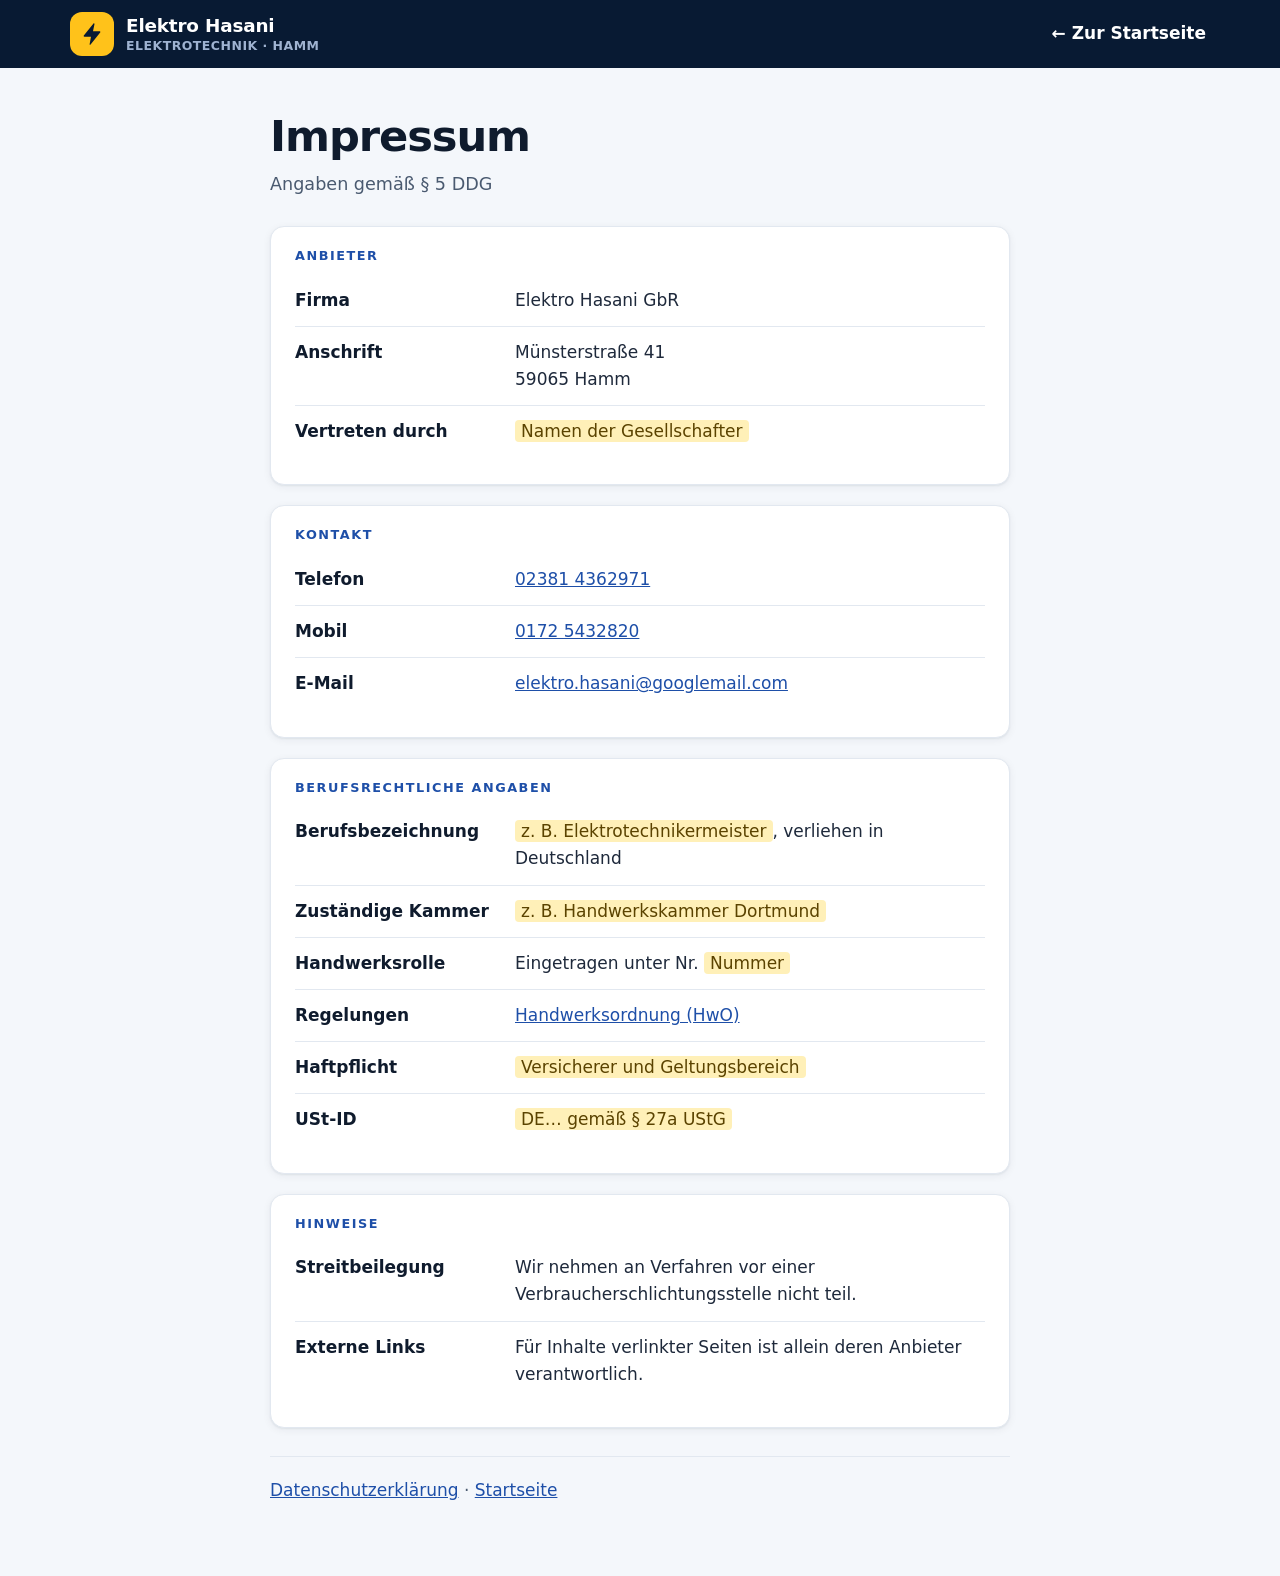
<file: websites/elektro-hasani/impressum.html>
<!doctype html>
<html lang="de">
<head>
  <meta charset="utf-8">
  <meta name="viewport" content="width=device-width, initial-scale=1">
  <title>Impressum | Elektro Hasani</title>
  <meta name="robots" content="noindex">
  <link rel="stylesheet" href="assets/style.css">
</head>
<body class="legal-page">
  <header class="legal-header">
    <div class="container legal-header__inner">
      <a class="logo logo--light" href="index.html" aria-label="Elektro Hasani – zur Startseite">
        <span class="logo__mark" aria-hidden="true"><svg viewBox="0 0 24 24" fill="currentColor"><path d="M13.5 1.5 3.8 13.6c-.4.5 0 1.2.6 1.2H11l-1.4 7.4c-.1.6.6.9 1 .4l9.6-12.1c.4-.5 0-1.2-.6-1.2H13l1.5-7.3c.1-.6-.6-.9-1-.5z"/></svg></span>
        <span class="logo__text"><strong>Elektro Hasani</strong><small>Elektrotechnik · Hamm</small></span>
      </a>
      <a class="legal-back" href="index.html">← Zur Startseite</a>
    </div>
  </header>

  <main class="container legal">
    <!--
      HINWEIS FÜR DEN BETRIEB: Alle gelb markierten Stellen (class="todo") vor der
      Veröffentlichung ergänzen oder den ganzen Eintrag löschen, falls er nicht zutrifft.
      Die übrigen Angaben stammen aus öffentlichen Verzeichnissen und sind vom Betrieb
      noch nicht bestätigt.
    -->
    <h1>Impressum</h1>
    <p class="legal__lead">Angaben gemäß § 5 DDG</p>

    <section class="card" aria-labelledby="imp-anbieter">
      <h2 id="imp-anbieter">Anbieter</h2>
      <dl class="facts">
        <div><dt>Firma</dt><dd>Elektro Hasani GbR</dd></div>
        <div><dt>Anschrift</dt><dd>Münsterstraße 41<br>59065 Hamm</dd></div>
        <div><dt>Vertreten durch</dt><dd><mark class="todo">Namen der Gesellschafter</mark></dd></div>
      </dl>
    </section>

    <section class="card" aria-labelledby="imp-kontakt">
      <h2 id="imp-kontakt">Kontakt</h2>
      <dl class="facts">
        <div><dt>Telefon</dt><dd><a href="tel:+4923814362971">02381 4362971</a></dd></div>
        <div><dt>Mobil</dt><dd><a href="tel:+491725432820">0172 5432820</a></dd></div>
        <div><dt>E-Mail</dt><dd><a href="mailto:elektro.hasani@googlemail.com">elektro.hasani@googlemail.com</a></dd></div>
      </dl>
    </section>

    <section class="card" aria-labelledby="imp-beruf">
      <h2 id="imp-beruf">Berufsrechtliche Angaben</h2>
      <dl class="facts">
        <div><dt>Berufsbezeichnung</dt><dd><mark class="todo">z. B. Elektrotechnikermeister</mark>, verliehen in Deutschland</dd></div>
        <div><dt>Zuständige Kammer</dt><dd><mark class="todo">z. B. Handwerkskammer Dortmund</mark></dd></div>
        <div><dt>Handwerksrolle</dt><dd>Eingetragen unter Nr. <mark class="todo">Nummer</mark></dd></div>
        <div><dt>Regelungen</dt><dd><a href="https://www.gesetze-im-internet.de/hwo/" target="_blank" rel="noopener">Handwerksordnung (HwO)</a></dd></div>
        <div><dt>Haftpflicht</dt><dd><mark class="todo">Versicherer und Geltungsbereich</mark></dd></div>
        <div><dt>USt-ID</dt><dd><mark class="todo">DE… gemäß § 27a UStG</mark></dd></div>
      </dl>
    </section>

    <section class="card" aria-labelledby="imp-hinweise">
      <h2 id="imp-hinweise">Hinweise</h2>
      <dl class="facts">
        <div><dt>Streitbeilegung</dt><dd>Wir nehmen an Verfahren vor einer Verbraucherschlichtungsstelle nicht teil.</dd></div>
        <div><dt>Externe Links</dt><dd>Für Inhalte verlinkter Seiten ist allein deren Anbieter verantwortlich.</dd></div>
      </dl>
    </section>

    <p class="legal__foot"><a href="datenschutz.html">Datenschutzerklärung</a> · <a href="index.html">Startseite</a></p>
  </main>
</body>
</html>
</file>
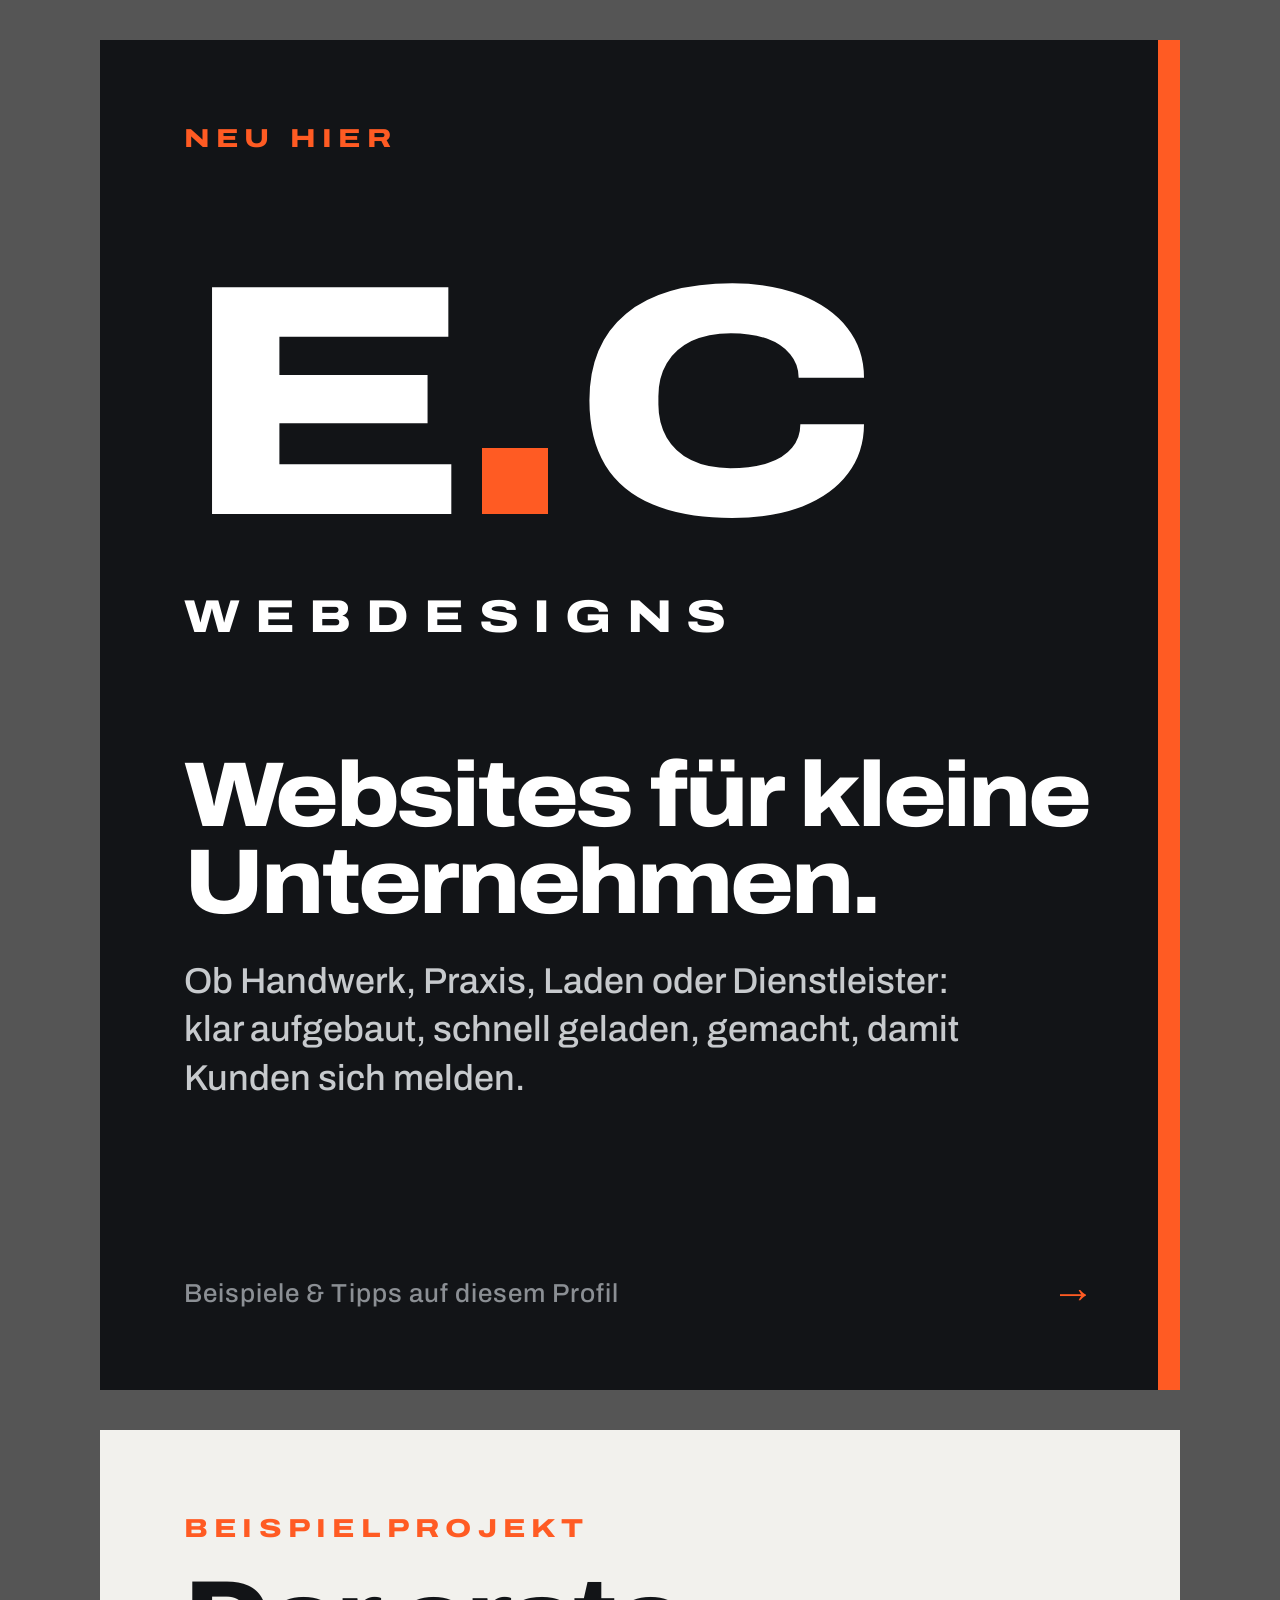
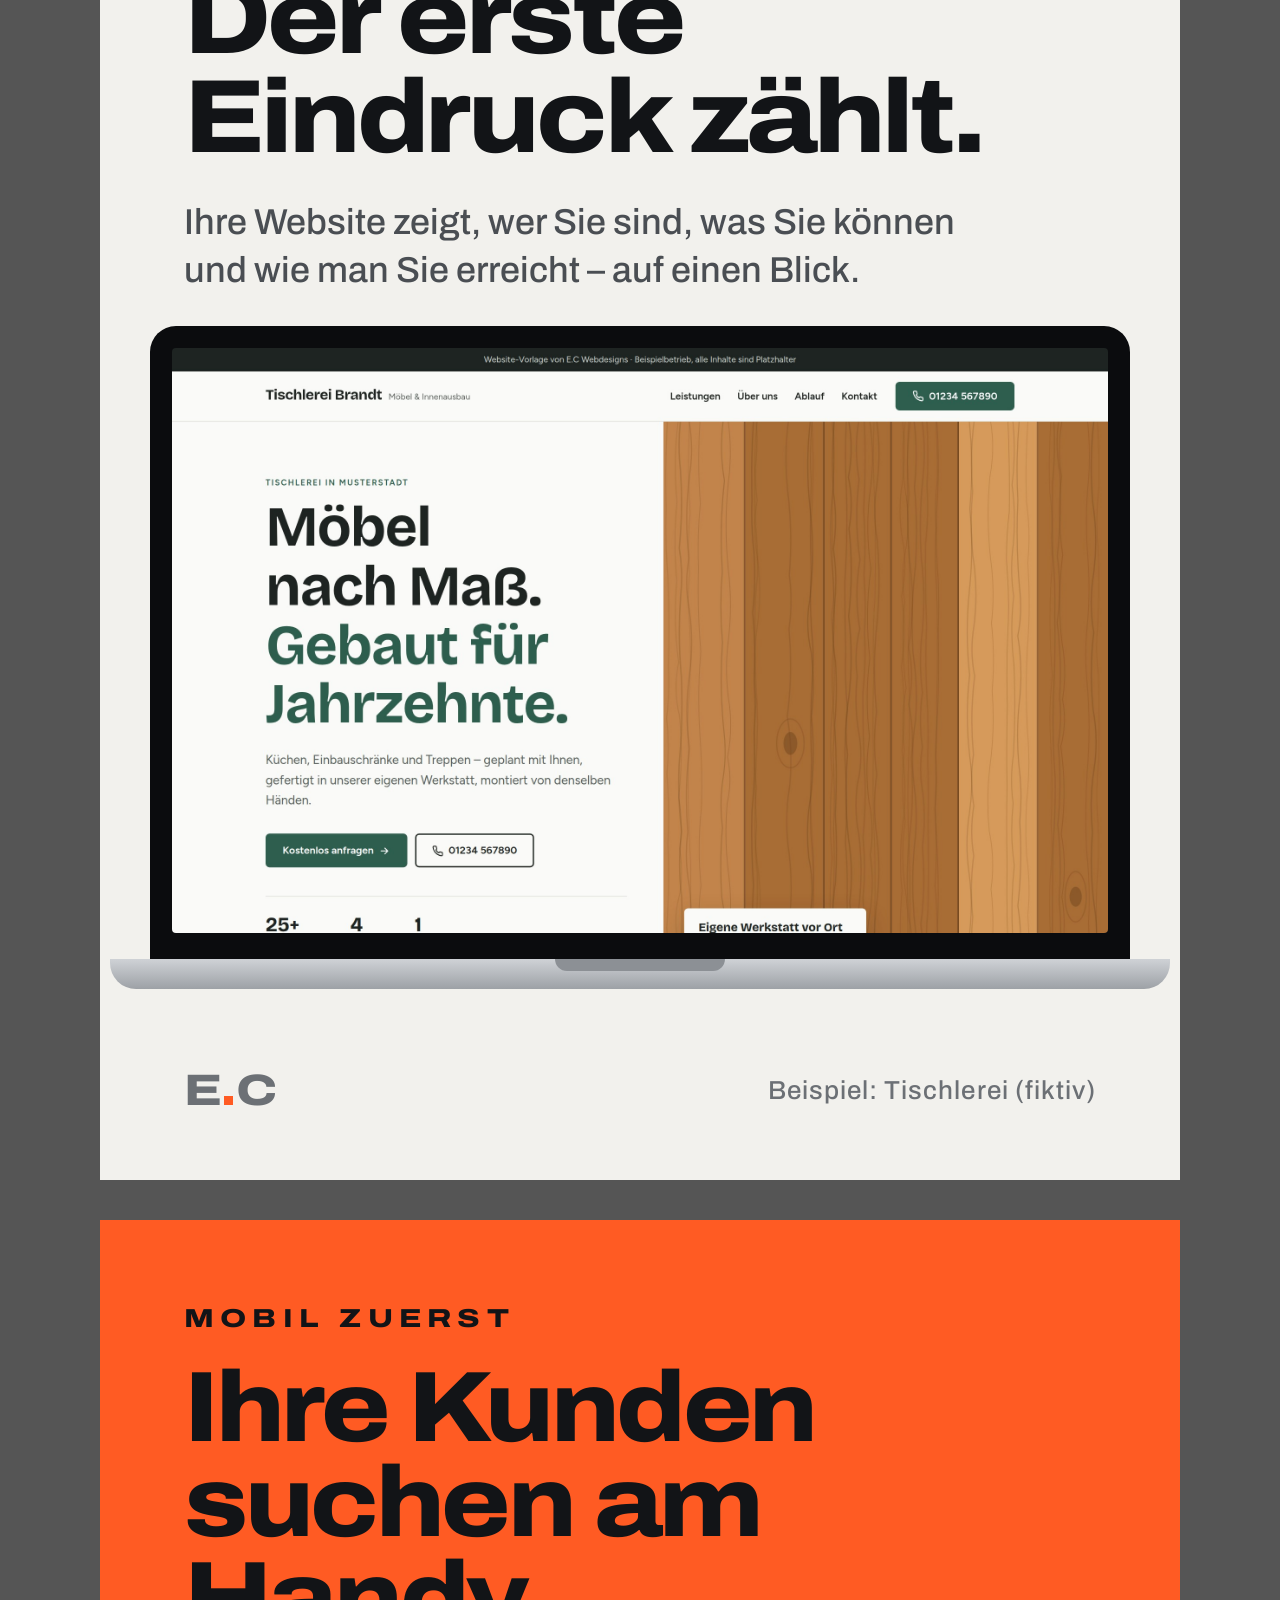
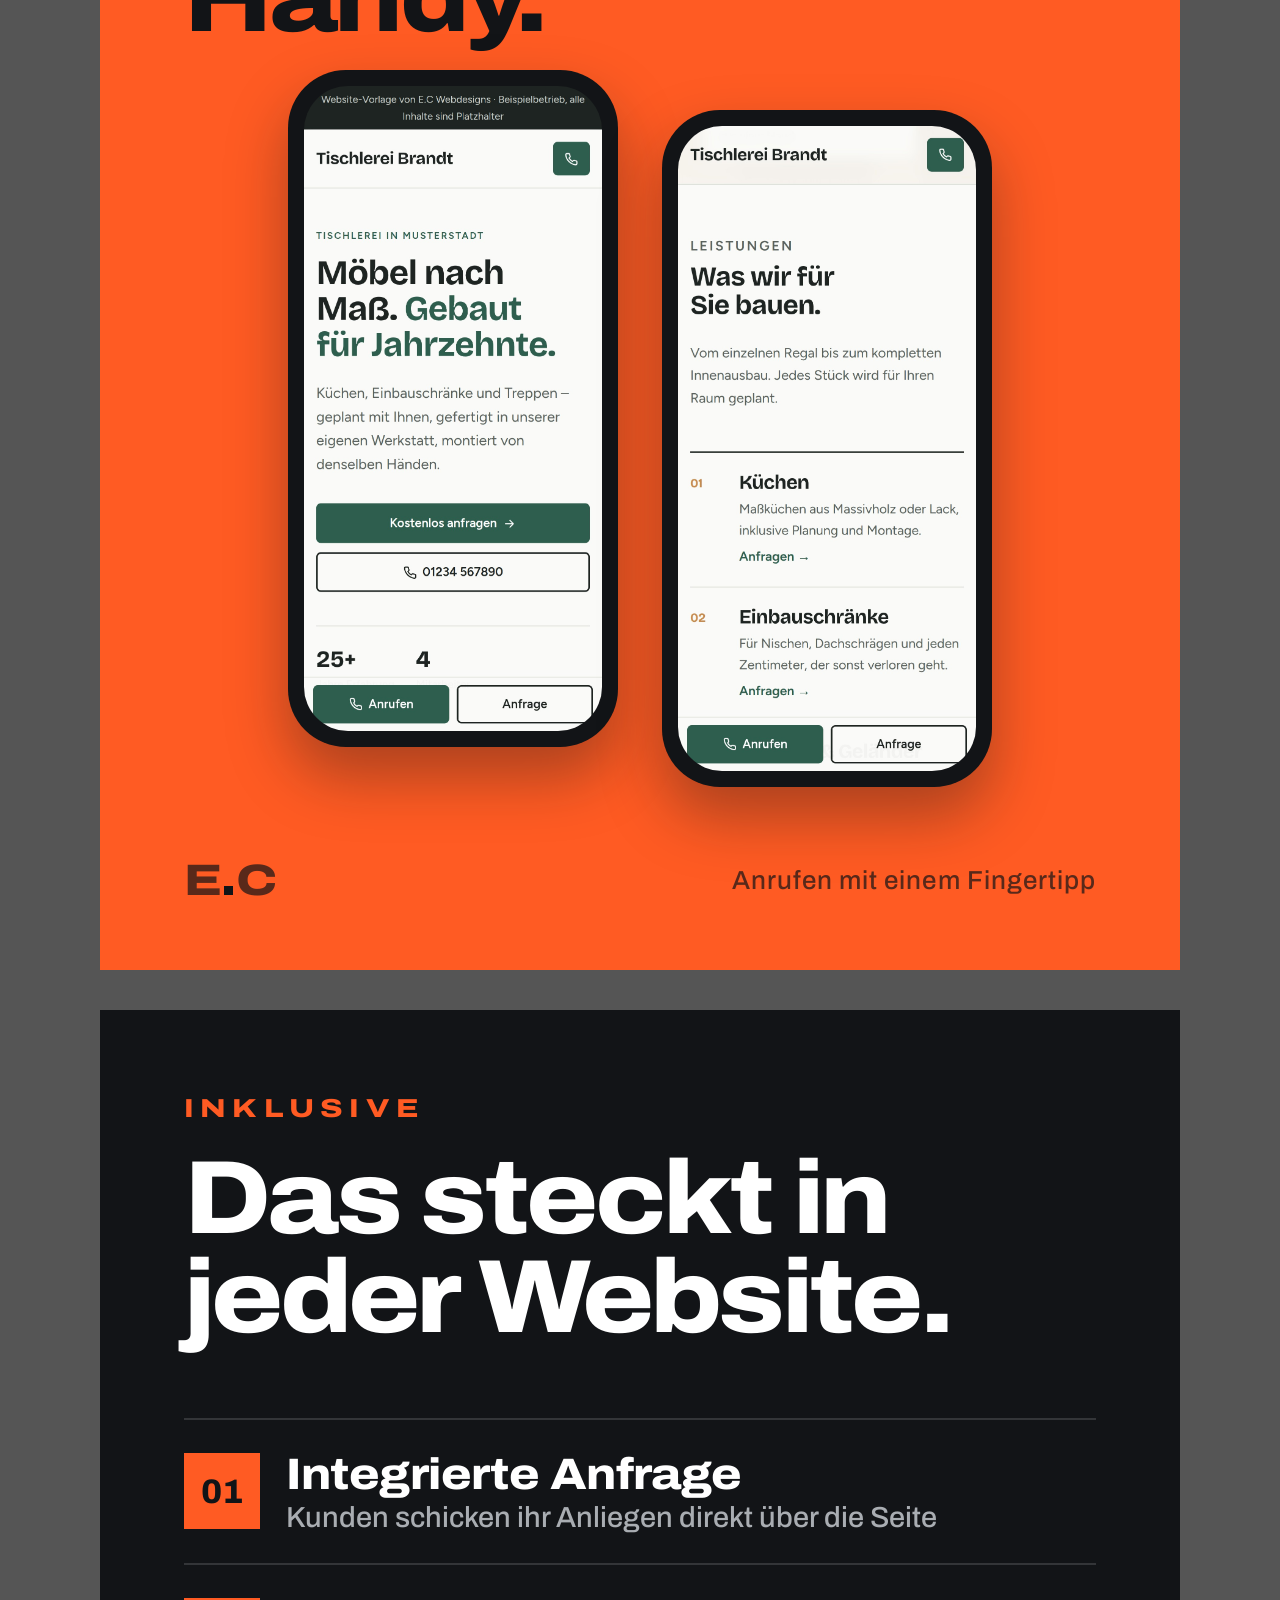
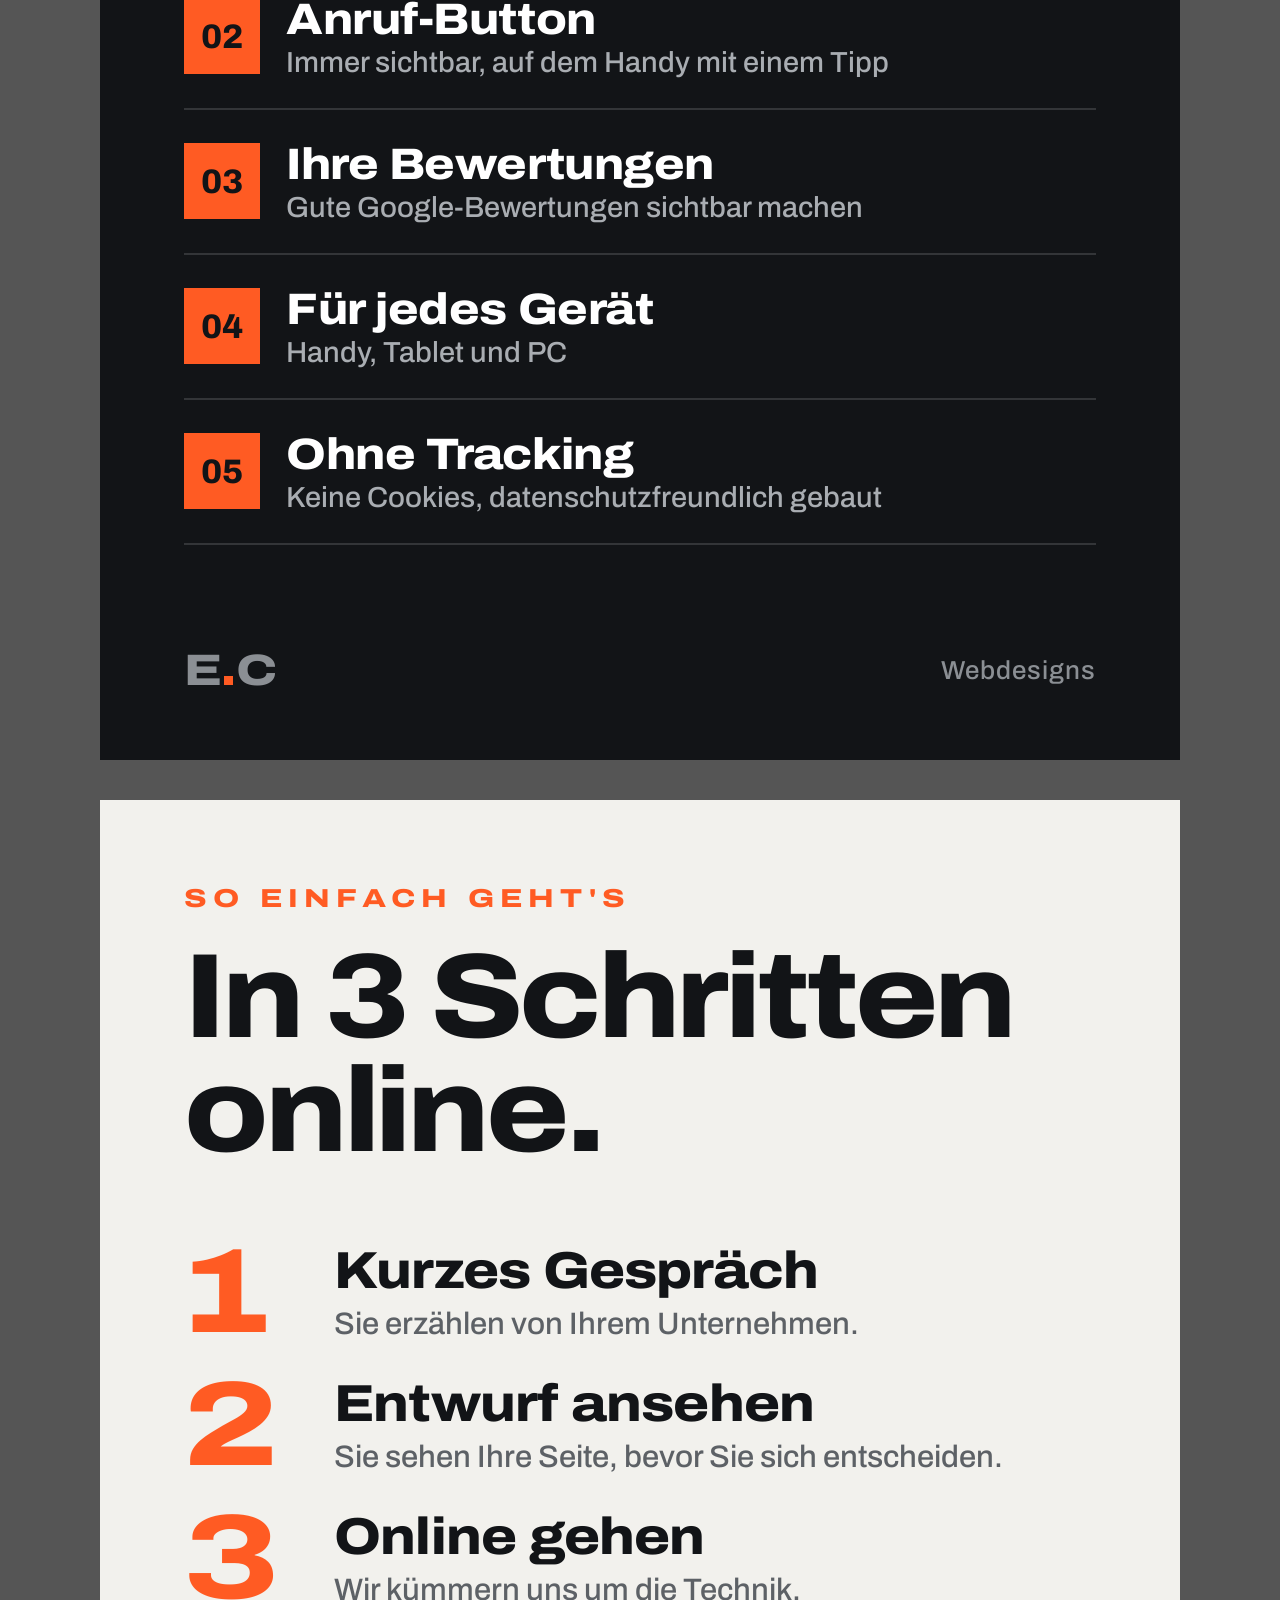
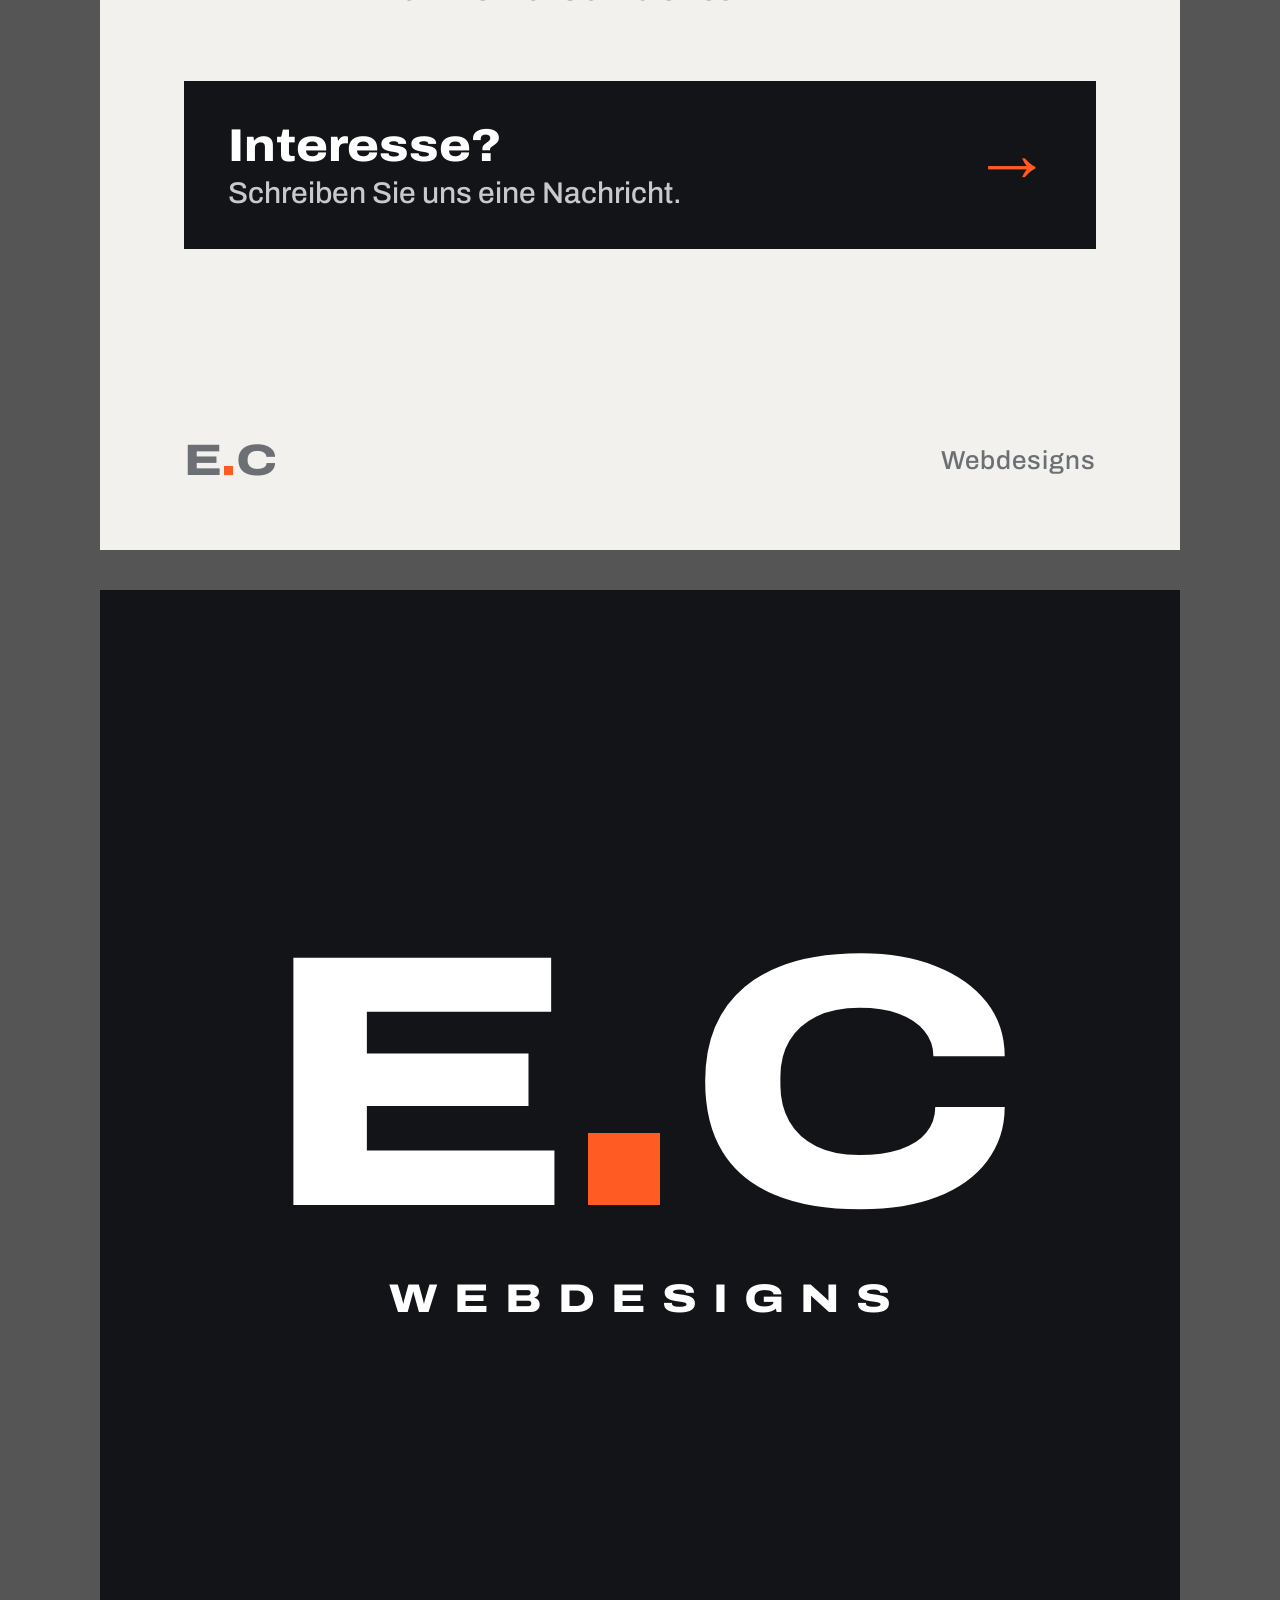
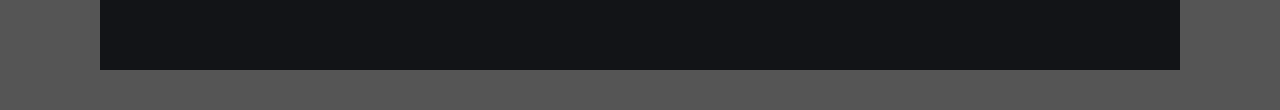
<file: websites/ec-webdesigns/instagram/src/posts.html>
<!doctype html>
<html lang="de">
<head>
<meta charset="utf-8">
<title>E.C Webdesigns – Instagram-Motive</title>
<style>
/* Markenfarben E.C Webdesigns: Tinte, Signalorange, Papier */
@font-face { font-family: "Archivo"; font-weight: 800; font-stretch: 62% 125%; src: url("../../fonts/archivo-800.woff2") format("woff2"); }
@font-face { font-family: "Archivo"; font-weight: 500; src: url("../../fonts/archivo-500.woff2") format("woff2"); }
:root { --ink: #121417; --orange: #ff5b23; --paper: #f2f1ed; --grey: #8b8f94; --line: rgb(255 255 255 / 14%); }
* { box-sizing: border-box; margin: 0; padding: 0; }
body { background: #555; font-family: "Archivo", Arial, sans-serif; font-weight: 500; }
.art { width: 1080px; height: 1350px; position: relative; overflow: hidden; margin: 40px auto; display: flex; flex-direction: column; padding: 84px 84px 72px; }
.art--sq { height: 1080px; }
.ink { background: var(--ink); color: #fff; }
.paper { background: var(--paper); color: var(--ink); }
.orange { background: var(--orange); color: var(--ink); }

/* Logo */
.mono { font-weight: 800; font-stretch: 125%; letter-spacing: -.02em; line-height: .8; display: inline-flex; align-items: baseline; }
.mono i { font-style: normal; display: inline-block; width: .2em; height: .2em; background: var(--orange); margin: 0 .07em 0 .06em; }
.orange .mono i { background: var(--ink); }
.word { font-weight: 800; font-stretch: 125%; letter-spacing: .32em; text-transform: uppercase; }

.foot { margin-top: auto; display: flex; justify-content: space-between; align-items: center; font-size: 26px; letter-spacing: .04em; }
.foot .mono { font-size: 44px; }
.ink .foot { color: var(--grey); }
.paper .foot { color: #6c7075; }
.orange .foot { color: rgb(18 20 23 / 70%); }

.kicker { font-weight: 800; font-stretch: 125%; font-size: 26px; letter-spacing: .24em; text-transform: uppercase; }
.ink .kicker { color: var(--orange); }
.h { font-weight: 800; font-stretch: 112%; letter-spacing: -.035em; line-height: .95; margin-top: 28px; }
.sub { font-size: 36px; line-height: 1.35; margin-top: 30px; max-width: 820px; }
.ink .sub { color: #c7cacd; }

/* 1 Intro */
#p1 .big { font-size: 330px; margin-top: 120px; }
#p1 .word { font-size: 46px; margin-top: 56px; }
#p1 .h { font-size: 92px; margin-top: 110px; }
#p1 .bar { position: absolute; right: 0; top: 0; width: 22px; height: 100%; background: var(--orange); }

/* Laptop */
.laptop { margin-top: auto; margin-bottom: 52px; align-self: center; width: 980px; }
.laptop .scr { background: #0b0c0e; border-radius: 26px 26px 0 0; padding: 22px 22px 26px; }
.laptop img { display: block; width: 100%; border-radius: 4px; }
.laptop .base { height: 30px; background: linear-gradient(#cfd2d6, #9da1a6); border-radius: 0 0 26px 26px; margin: 0 -40px; position: relative; }
.laptop .base::after { content: ""; position: absolute; left: 50%; top: 0; width: 170px; height: 12px; transform: translateX(-50%); background: #8c9095; border-radius: 0 0 12px 12px; }
#p2 .h { font-size: 104px; }

/* Handys */
.phones { margin-top: auto; margin-bottom: 90px; display: flex; justify-content: center; gap: 44px; align-items: flex-end; }
.phone { width: 330px; background: var(--ink); border-radius: 58px; padding: 16px; box-shadow: 0 30px 60px rgb(18 20 23 / 35%); }
.phone img { display: block; width: 100%; border-radius: 44px; }
.phone--lo { transform: translateY(40px); }
#p3 .h { font-size: 100px; }

/* Checkliste */
#p4 .h { font-size: 104px; }
.list { margin-top: 70px; display: grid; gap: 0; }
.list li { list-style: none; display: grid; grid-template-columns: 76px 1fr; gap: 26px; align-items: center; padding: 30px 0; border-top: 2px solid var(--line); }
.list li:last-child { border-bottom: 2px solid var(--line); }
.list b { display: grid; place-items: center; width: 76px; height: 76px; background: var(--orange); color: var(--ink); font-weight: 800; font-size: 34px; }
.list strong { display: block; font-weight: 800; font-stretch: 112%; font-size: 44px; letter-spacing: -.01em; }
.list span { display: block; font-size: 29px; color: #a9adb2; margin-top: 4px; }

/* Schritte + CTA */
#p5 .h { font-size: 120px; }
.steps { margin-top: 74px; display: grid; gap: 34px; }
.steps div { display: grid; grid-template-columns: 150px 1fr; align-items: center; }
.steps em { font-style: normal; font-weight: 800; font-stretch: 125%; font-size: 120px; line-height: .8; color: var(--orange); }
.steps strong { font-weight: 800; font-stretch: 112%; font-size: 52px; letter-spacing: -.015em; }
.steps span { display: block; font-size: 31px; color: #5d6166; margin-top: 8px; }
.cta { margin-top: 74px; background: var(--ink); color: #fff; padding: 40px 44px; display: flex; justify-content: space-between; align-items: center; }
.cta strong { font-weight: 800; font-stretch: 112%; font-size: 46px; }
.cta span { font-size: 30px; color: #c7cacd; display: block; margin-top: 6px; }
.cta i { font-style: normal; font-size: 80px; color: var(--orange); line-height: 1; }

/* Profilbild */
#avatar { padding: 0; align-items: center; justify-content: center; }
#avatar .mono { font-size: 360px; }
#avatar .word { font-size: 40px; margin-top: 48px; letter-spacing: .4em; padding-left: .4em; }
#avatar .stack { display: flex; flex-direction: column; align-items: center; }
</style>
</head>
<body>

<!-- 1: Vorstellung -->
<section class="art ink" id="p1">
  <span class="bar"></span>
  <p class="kicker">Neu hier</p>
  <div class="mono big">E<i></i>C</div>
  <p class="word">Webdesigns</p>
  <h1 class="h">Websites für kleine Unter&shy;nehmen.</h1>
  <p class="sub">Ob Handwerk, Praxis, Laden oder Dienstleister: klar aufgebaut, schnell geladen, gemacht, damit Kunden sich melden.</p>
  <div class="foot"><span>Beispiele &amp; Tipps auf diesem Profil</span><span style="color:var(--orange);font-size:44px">→</span></div>
</section>

<!-- 2: Laptop -->
<section class="art paper" id="p2">
  <p class="kicker" style="color:var(--orange)">Beispielprojekt</p>
  <h1 class="h">Der erste Eindruck zählt.</h1>
  <p class="sub" style="color:#4a4e53">Ihre Website zeigt, wer Sie sind, was Sie können und wie man Sie erreicht – auf einen Blick.</p>
  <div class="laptop"><div class="scr"><img src="shot-desktop.jpg" alt=""></div><div class="base"></div></div>
  <div class="foot"><span class="mono">E<i></i>C</span><span>Beispiel: Tischlerei (fiktiv)</span></div>
</section>

<!-- 3: Handy -->
<section class="art orange" id="p3">
  <p class="kicker">Mobil zuerst</p>
  <h1 class="h">Ihre Kunden suchen am Handy.</h1>
  <div class="phones">
    <div class="phone"><img src="shot-mobile-hero.jpg" alt=""></div>
    <div class="phone phone--lo"><img src="shot-mobile-services.jpg" alt=""></div>
  </div>
  <div class="foot"><span class="mono">E<i></i>C</span><span>Anrufen mit einem Fingertipp</span></div>
</section>

<!-- 4: Was drinsteckt -->
<section class="art ink" id="p4">
  <p class="kicker">Inklusive</p>
  <h1 class="h">Das steckt in jeder Website.</h1>
  <ul class="list">
    <li><b>01</b><div><strong>Integrierte Anfrage</strong><span>Kunden schicken ihr Anliegen direkt über die Seite</span></div></li>
    <li><b>02</b><div><strong>Anruf-Button</strong><span>Immer sichtbar, auf dem Handy mit einem Tipp</span></div></li>
    <li><b>03</b><div><strong>Ihre Bewertungen</strong><span>Gute Google-Bewertungen sichtbar machen</span></div></li>
    <li><b>04</b><div><strong>Für jedes Gerät</strong><span>Handy, Tablet und PC</span></div></li>
    <li><b>05</b><div><strong>Ohne Tracking</strong><span>Keine Cookies, datenschutzfreundlich gebaut</span></div></li>
  </ul>
  <div class="foot"><span class="mono">E<i></i>C</span><span>Webdesigns</span></div>
</section>

<!-- 5: Ablauf + Kontakt -->
<section class="art paper" id="p5">
  <p class="kicker" style="color:var(--orange)">So einfach geht's</p>
  <h1 class="h">In 3 Schritten online.</h1>
  <div class="steps">
    <div><em>1</em><p><strong>Kurzes Gespräch</strong><span>Sie erzählen von Ihrem Unternehmen.</span></p></div>
    <div><em>2</em><p><strong>Entwurf ansehen</strong><span>Sie sehen Ihre Seite, bevor Sie sich entscheiden.</span></p></div>
    <div><em>3</em><p><strong>Online gehen</strong><span>Wir kümmern uns um die Technik.</span></p></div>
  </div>
  <div class="cta"><div><strong>Interesse?</strong><span>Schreiben Sie uns eine Nachricht.</span></div><i>→</i></div>
  <div class="foot"><span class="mono">E<i></i>C</span><span>Webdesigns</span></div>
</section>

<!-- Profilbild (rund zugeschnitten auf Instagram) -->
<section class="art art--sq ink" id="avatar">
  <div class="stack"><div class="mono">E<i></i>C</div><p class="word">Webdesigns</p></div>
</section>

</body>
</html>
</file>
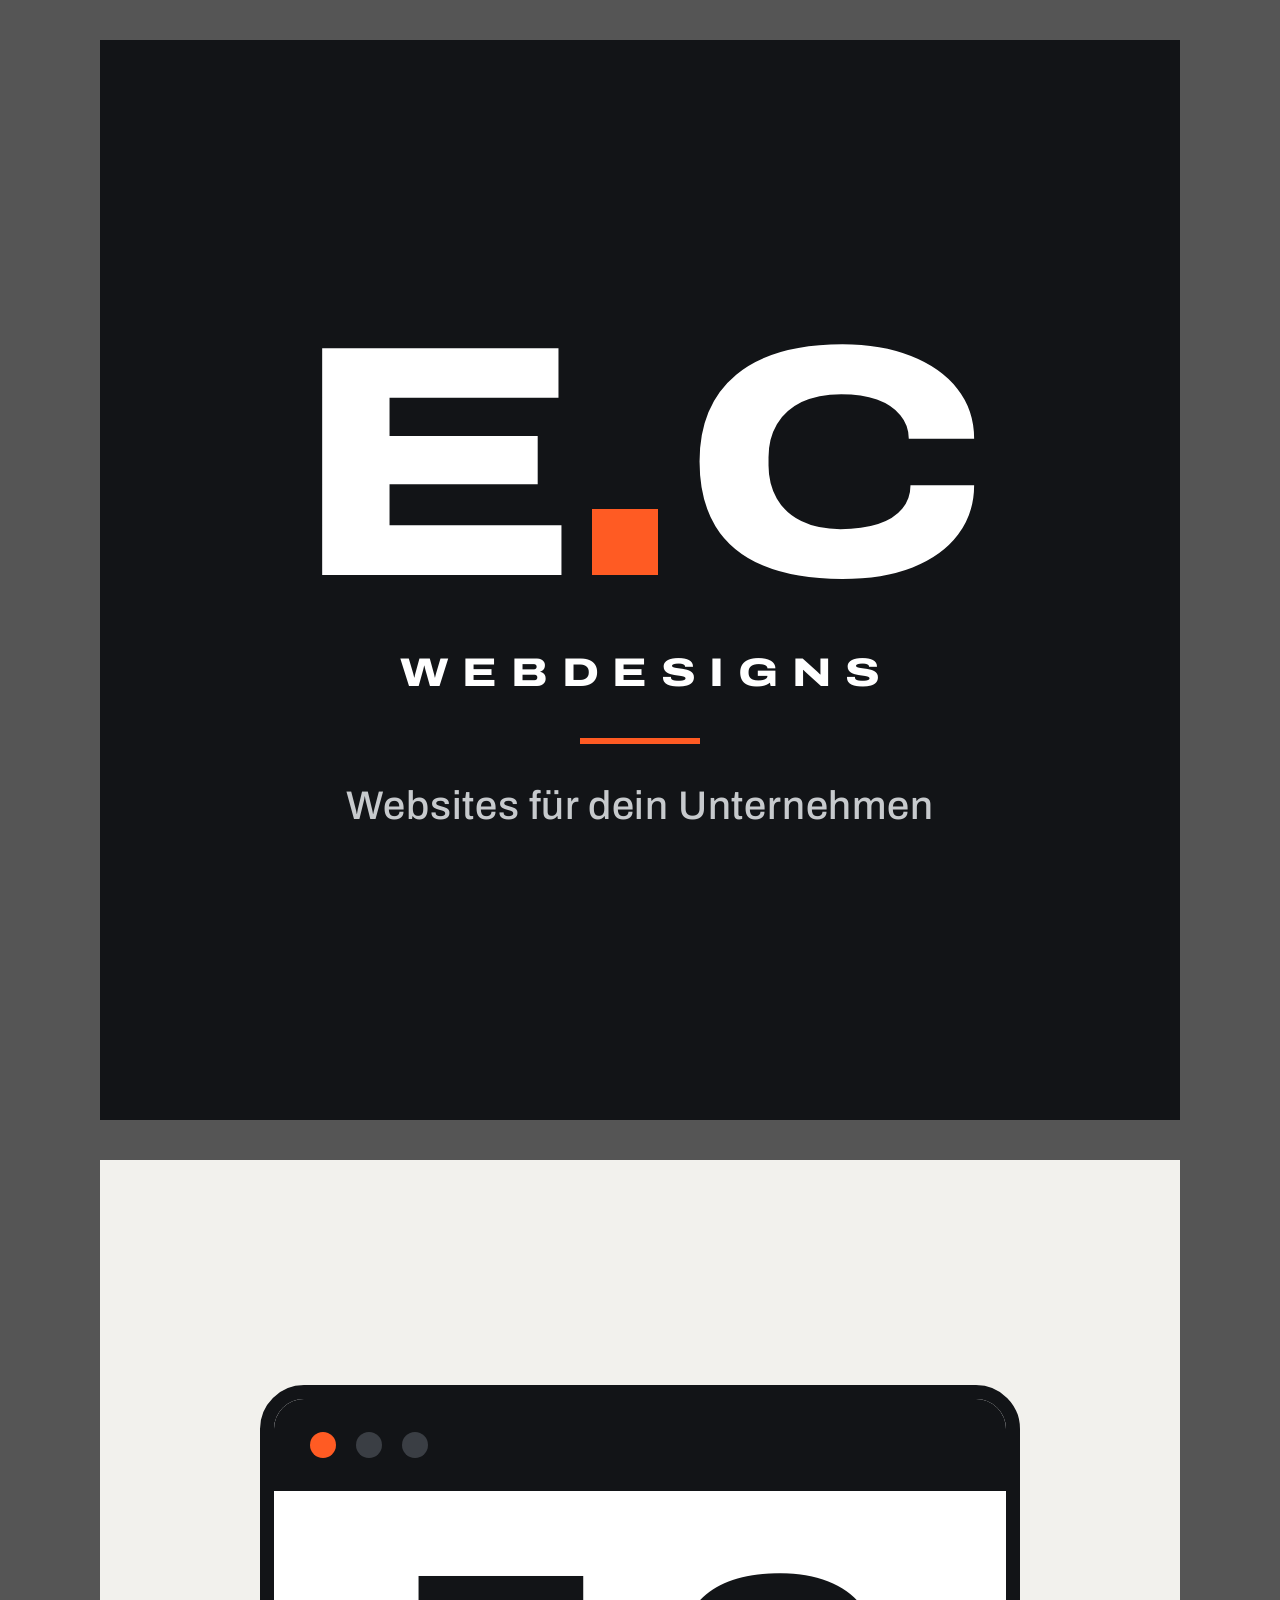
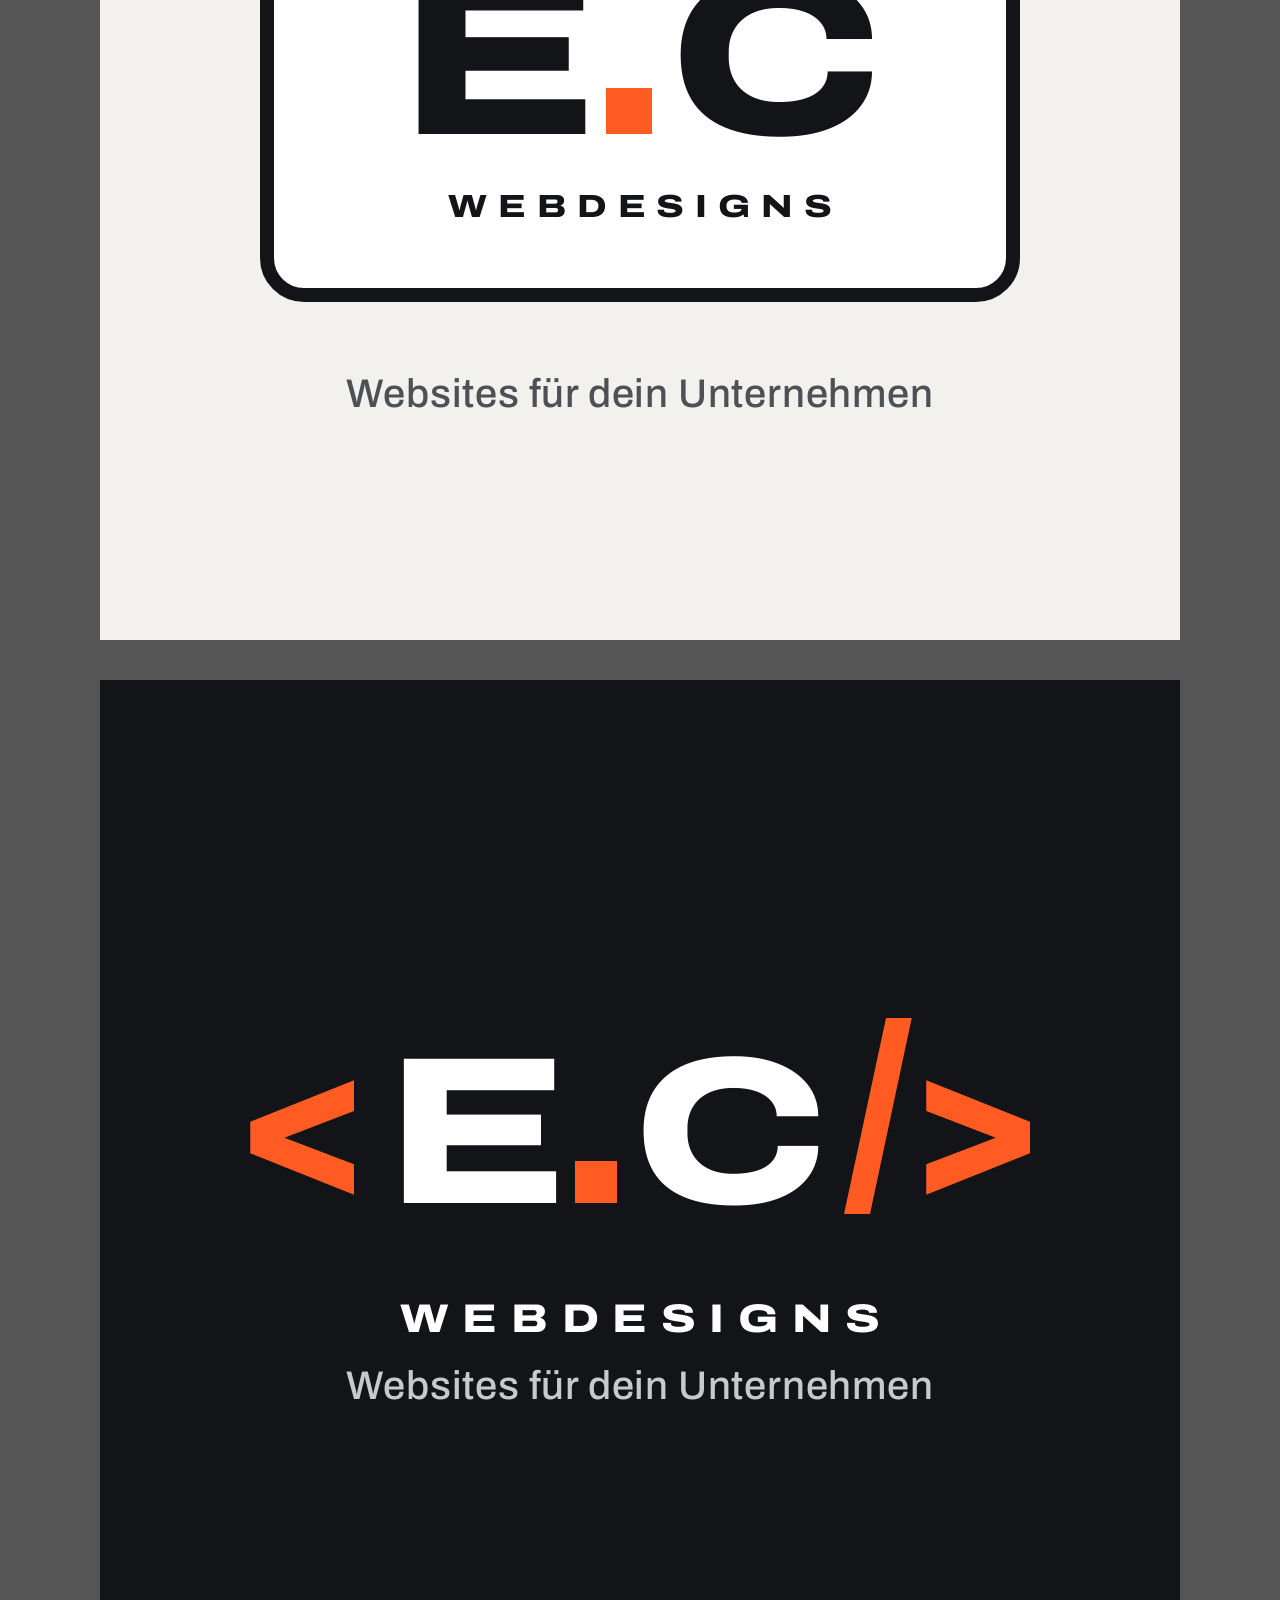
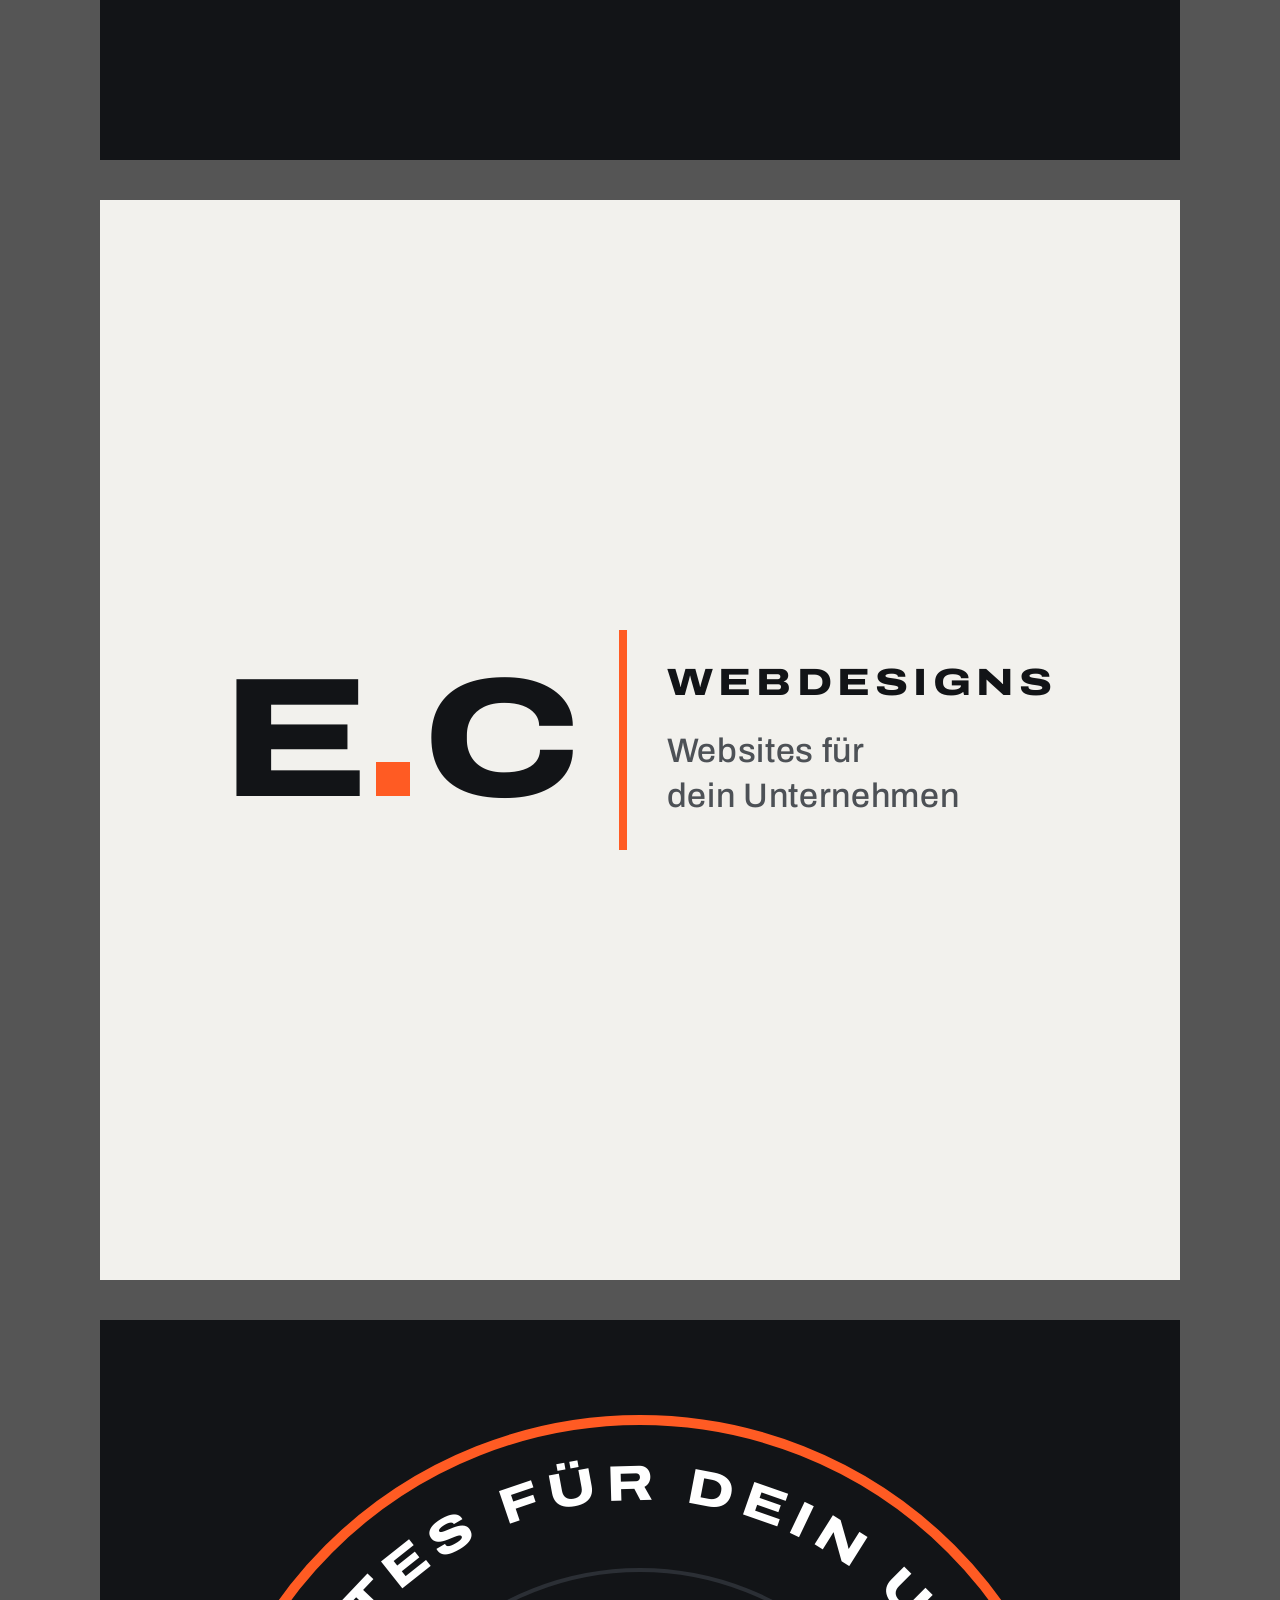
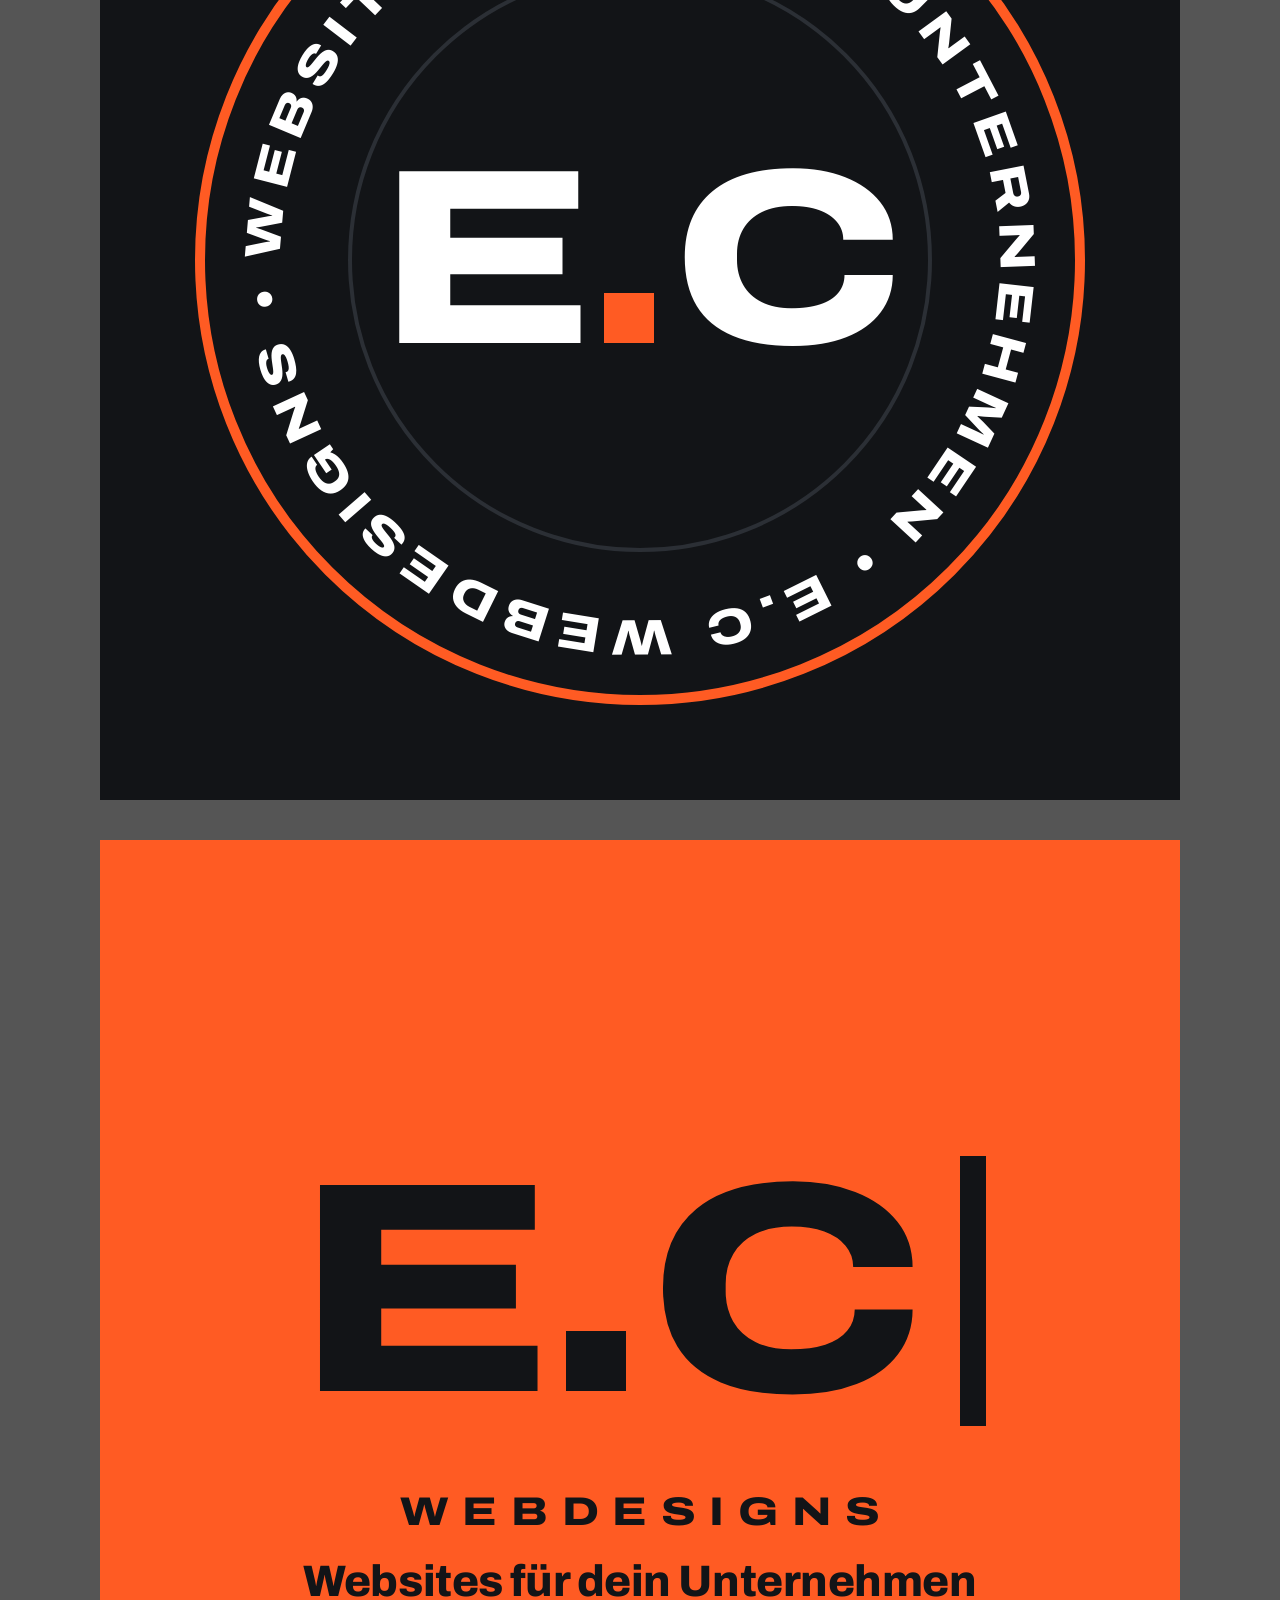
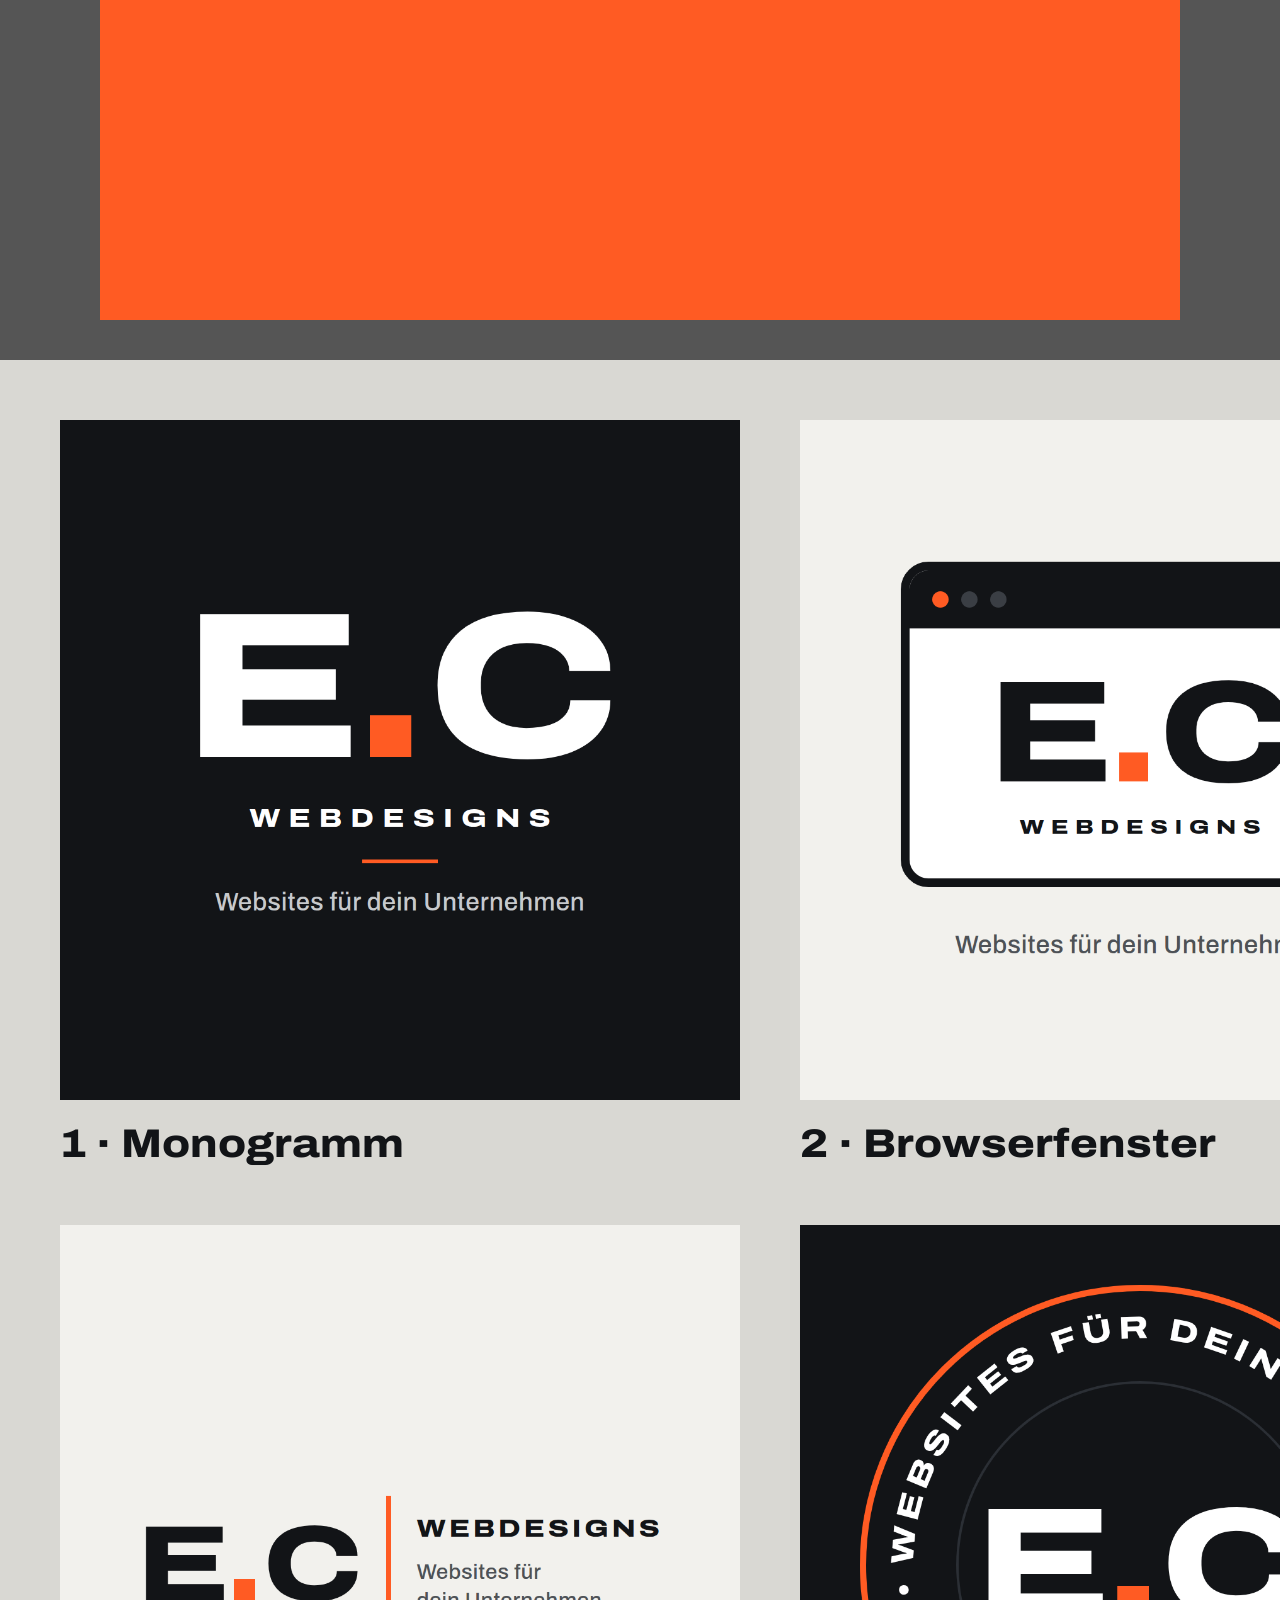
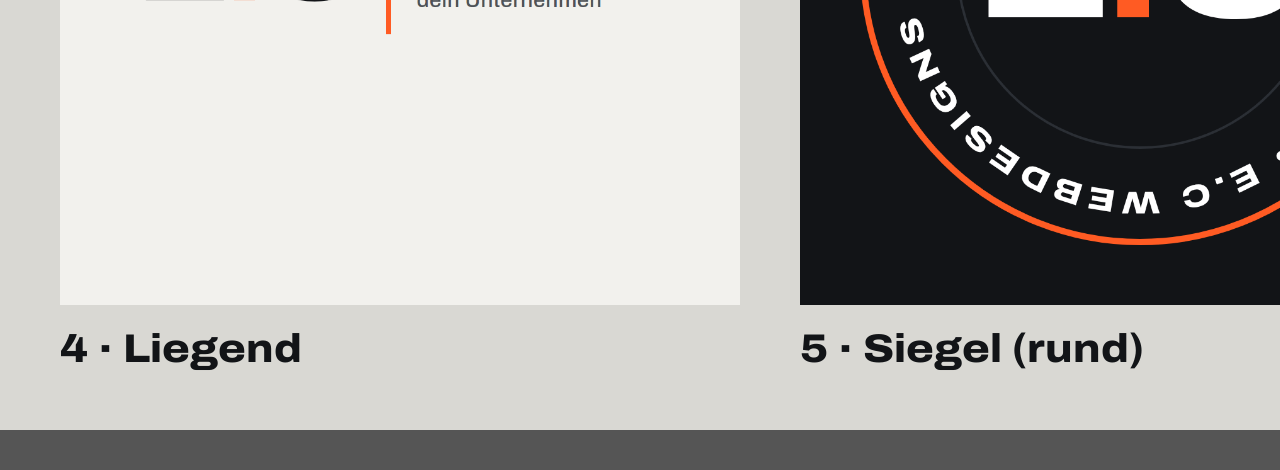
<file: websites/ec-webdesigns/logos/src/logos.html>
<!doctype html>
<html lang="de">
<head>
<meta charset="utf-8">
<title>E.C Webdesigns – Logo-Varianten</title>
<style>
@font-face { font-family: "Archivo"; font-weight: 800; font-stretch: 62% 125%; src: url("../../fonts/archivo-800.woff2") format("woff2"); }
@font-face { font-family: "Archivo"; font-weight: 500; src: url("../../fonts/archivo-500.woff2") format("woff2"); }
:root { --ink: #121417; --orange: #ff5b23; --paper: #f2f1ed; --grey: #8b8f94; }
* { box-sizing: border-box; margin: 0; padding: 0; }
body { background: #555; font-family: "Archivo", Arial, sans-serif; font-weight: 500; }
.logo { width: 1080px; height: 1080px; margin: 40px auto; display: flex; flex-direction: column; align-items: center; justify-content: center; position: relative; overflow: hidden; }
.ink { background: var(--ink); color: #fff; }
.paper { background: var(--paper); color: var(--ink); }
.orange { background: var(--orange); color: var(--ink); }

.mono { font-weight: 800; font-stretch: 125%; letter-spacing: -.02em; line-height: .8; display: inline-flex; align-items: baseline; }
.mono i { font-style: normal; display: inline-block; width: .2em; height: .2em; background: var(--orange); margin: 0 .07em 0 .06em; }
.orange .mono i { background: var(--ink); }
.word { font-weight: 800; font-stretch: 125%; text-transform: uppercase; letter-spacing: .34em; padding-left: .34em; }
.tag { font-weight: 500; letter-spacing: .02em; }
.ink .tag { color: #c7cacd; }
.paper .tag { color: #4d5156; }

/* 1 Monogramm mit Unterzeile */
#l1 .mono { font-size: 330px; }
#l1 .word { font-size: 40px; margin-top: 54px; }
#l1 .rule { width: 120px; height: 6px; background: var(--orange); margin: 44px 0 40px; }
#l1 .tag { font-size: 40px; }

/* 2 Browserfenster */
#l2 .win { width: 760px; border: 14px solid var(--ink); border-radius: 44px; overflow: hidden; background: #fff; }
#l2 .chrome { height: 92px; background: var(--ink); display: flex; align-items: center; gap: 20px; padding-left: 36px; }
#l2 .chrome span { width: 26px; height: 26px; border-radius: 50%; background: #3a3e44; }
#l2 .chrome span:first-child { background: var(--orange); }
#l2 .page { padding: 74px 0 64px; display: flex; flex-direction: column; align-items: center; }
#l2 .mono { font-size: 230px; }
#l2 .word { font-size: 32px; margin-top: 40px; }
#l2 .tag { font-size: 40px; margin-top: 70px; }

/* 3 Code-Klammern */
#l3 .row { display: flex; align-items: center; gap: 18px; }
#l3 .br { font-weight: 800; font-stretch: 62%; font-size: 250px; line-height: .8; color: var(--orange); transform: translateY(-14px); }
#l3 .mono { font-size: 210px; }
#l3 .word { font-size: 40px; margin-top: 64px; }
#l3 .tag { font-size: 40px; margin-top: 24px; }

/* 4 Liegend mit Trennstrich */
#l4 { flex-direction: row; gap: 40px; }
#l4 .mono { font-size: 170px; }
#l4 .bar { width: 8px; height: 220px; background: var(--orange); }
#l4 .txt { display: flex; flex-direction: column; gap: 26px; }
#l4 .word { font-size: 38px; letter-spacing: .14em; padding-left: 0; }
#l4 .tag { font-size: 34px; line-height: 1.3; }

/* 5 Rundes Siegel (ideal fürs Profilbild) */
#l5 svg { position: absolute; inset: 0; }
#l5 .mono { font-size: 250px; position: relative; }

/* 6 Text-Cursor */
#l6 .row { display: flex; align-items: center; }
#l6 .mono { font-size: 300px; }
#l6 .cursor { width: 26px; height: 270px; background: var(--ink); margin-left: 36px; }
#l6 .word { font-size: 40px; margin-top: 64px; }
#l6 .tag { font-size: 44px; margin-top: 24px; font-weight: 800; font-stretch: 100%; letter-spacing: -.01em; }

/* Übersicht */
#sheet { width: 2280px; height: auto; display: grid; grid-template-columns: repeat(3, 1fr); gap: 60px; padding: 60px; background: #d9d8d3; margin: 40px auto; }
#sheet img { width: 100%; display: block; }
#sheet figure { display: flex; flex-direction: column; gap: 22px; font-size: 40px; font-weight: 800; font-stretch: 112%; color: var(--ink); }
</style>
</head>
<body>

<section class="logo ink" id="l1">
  <div class="mono">E<i></i>C</div>
  <p class="word">Webdesigns</p>
  <span class="rule"></span>
  <p class="tag">Websites für dein Unternehmen</p>
</section>

<section class="logo paper" id="l2">
  <div class="win">
    <div class="chrome"><span></span><span></span><span></span></div>
    <div class="page"><div class="mono">E<i></i>C</div><p class="word">Webdesigns</p></div>
  </div>
  <p class="tag">Websites für dein Unternehmen</p>
</section>

<section class="logo ink" id="l3">
  <div class="row"><span class="br">&lt;</span><div class="mono">E<i></i>C</div><span class="br">/&gt;</span></div>
  <p class="word">Webdesigns</p>
  <p class="tag">Websites für dein Unternehmen</p>
</section>

<section class="logo paper" id="l4">
  <div class="mono">E<i></i>C</div>
  <span class="bar"></span>
  <div class="txt"><p class="word">Webdesigns</p><p class="tag">Websites für<br>dein Unternehmen</p></div>
</section>

<section class="logo ink" id="l5">
  <svg viewBox="0 0 1080 1080" aria-hidden="true">
    <defs><path id="ring" d="M540,540 m-360,0 a360,360 0 1,1 720,0 a360,360 0 1,1 -720,0"/></defs>
    <circle cx="540" cy="540" r="440" fill="none" stroke="#ff5b23" stroke-width="10"/>
    <circle cx="540" cy="540" r="290" fill="none" stroke="#2b2f35" stroke-width="4"/>
    <text font-family="Archivo" font-weight="800" font-stretch="125%" font-size="50" fill="#ffffff">
      <textPath href="#ring" startOffset="0" textLength="2235" lengthAdjust="spacing">WEBSITES FÜR DEIN UNTERNEHMEN • E.C WEBDESIGNS •</textPath>
    </text>
  </svg>
  <div class="mono">E<i></i>C</div>
</section>

<section class="logo orange" id="l6">
  <div class="row"><div class="mono">E<i></i>C</div><span class="cursor"></span></div>
  <p class="word">Webdesigns</p>
  <p class="tag">Websites für dein Unternehmen</p>
</section>

<section id="sheet">
  <figure><img src="../EC-Logo-1-Monogramm.png" alt=""><figcaption>1 · Monogramm</figcaption></figure>
  <figure><img src="../EC-Logo-2-Browserfenster.png" alt=""><figcaption>2 · Browserfenster</figcaption></figure>
  <figure><img src="../EC-Logo-3-Code.png" alt=""><figcaption>3 · Code-Klammern</figcaption></figure>
  <figure><img src="../EC-Logo-4-Liegend.png" alt=""><figcaption>4 · Liegend</figcaption></figure>
  <figure><img src="../EC-Logo-5-Siegel.png" alt=""><figcaption>5 · Siegel (rund)</figcaption></figure>
  <figure><img src="../EC-Logo-6-Cursor.png" alt=""><figcaption>6 · Cursor</figcaption></figure>
</section>

</body>
</html>
</file>
<file: websites/elektro-hasani/assets/style.css>
/* ==========================================================================
   Elektro Hasani – Stylesheet
   Keine externen Schriften/Ressourcen (DSGVO-freundlich, schnell).
   ========================================================================== */

:root {
  --navy-950: #061429;
  --navy-900: #081a33;
  --navy-800: #0d2445;
  --navy-700: #14325e;
  --blue-600: #1e4fa8;
  --amber-400: #ffd166;
  --amber-500: #ffc21a;
  --amber-600: #e8a900;
  --ink: #0f1b2d;
  --text: #1e293b;
  --muted: #4a5a70;
  --bg: #ffffff;
  --bg-alt: #f4f7fb;
  --border: #e2e8f0;
  --danger: #c62828;
  --success: #1b7a43;

  --radius: 14px;
  --radius-sm: 10px;
  --shadow-sm: 0 1px 2px rgb(8 26 51 / 6%), 0 2px 8px rgb(8 26 51 / 6%);
  --shadow-md: 0 10px 30px rgb(8 26 51 / 12%);
  --ease: cubic-bezier(.2, .7, .2, 1);

  --font: ui-sans-serif, system-ui, -apple-system, "Segoe UI", Roboto, "Helvetica Neue", Arial, sans-serif;
  --container: 1180px;
  --header-h: 72px;

  color-scheme: light;
}

*, *::before, *::after { box-sizing: border-box; }

html { scroll-behavior: smooth; scroll-padding-top: calc(var(--header-h) + 12px); -webkit-text-size-adjust: 100%; }

body {
  margin: 0;
  font-family: var(--font);
  font-size: 1.0625rem;
  line-height: 1.6;
  color: var(--text);
  background: var(--bg);
  -webkit-font-smoothing: antialiased;
}

img, svg, video { display: block; max-width: 100%; }
a { color: var(--blue-600); }
h1, h2, h3 { color: var(--ink); line-height: 1.15; margin: 0; }
p { margin: 0; }
ul, ol { margin: 0; padding: 0; list-style: none; }

.container { width: 100%; max-width: var(--container); margin-inline: auto; padding-inline: 20px; }

.sr-only {
  position: absolute; width: 1px; height: 1px; padding: 0; margin: -1px;
  overflow: hidden; clip: rect(0 0 0 0); white-space: nowrap; border: 0;
}

.skip-link {
  position: absolute; left: 12px; top: -60px; z-index: 100;
  background: var(--amber-500); color: var(--navy-900); padding: 10px 16px;
  border-radius: 8px; font-weight: 700; text-decoration: none;
}
.skip-link:focus { top: 12px; }

:focus-visible { outline: 3px solid var(--amber-500); outline-offset: 3px; border-radius: 6px; }

.icon { width: 1.15em; height: 1.15em; flex: none; }

/* ---------- Buttons ---------- */
.btn {
  display: inline-flex; align-items: center; justify-content: center; gap: .55em;
  min-height: 48px; padding: .75em 1.35em;
  border-radius: 999px; border: 2px solid transparent;
  font: inherit; font-weight: 700; font-size: 1rem; line-height: 1.2;
  text-decoration: none; cursor: pointer; white-space: nowrap;
  transition: background-color .2s var(--ease), color .2s var(--ease), border-color .2s var(--ease), transform .2s var(--ease), box-shadow .2s var(--ease);
}
.btn:active { transform: translateY(1px); }
.btn--lg { min-height: 56px; padding: .9em 1.6em; font-size: 1.0625rem; }
.btn--block { width: 100%; }
.btn--primary { background: var(--amber-500); color: var(--navy-900); box-shadow: 0 6px 20px rgb(255 194 26 / 30%); }
.btn--primary:hover { background: var(--amber-400); }
.btn--ghost { border-color: rgb(255 255 255 / 55%); color: #fff; background: rgb(255 255 255 / 6%); }
.btn--ghost:hover { border-color: #fff; background: rgb(255 255 255 / 14%); }
.btn--dark { background: var(--navy-900); color: #fff; }
.btn--dark:hover { background: var(--navy-700); }

.link-arrow { display: inline-flex; gap: .4em; margin-top: 1.4rem; font-weight: 700; color: var(--blue-600); text-decoration: none; }
.link-arrow:hover { text-decoration: underline; text-underline-offset: 4px; }

/* ---------- Topbar ---------- */
.topbar { background: var(--navy-950); color: #c9d5e8; font-size: .875rem; }
.topbar__inner { display: flex; gap: 24px; align-items: center; justify-content: space-between; min-height: 40px; }
.topbar span, .topbar a { display: inline-flex; align-items: center; gap: 8px; }
.topbar a { color: #fff; text-decoration: none; }
.topbar a:hover { color: var(--amber-400); }
.topbar strong { color: var(--amber-500); }

/* ---------- Header ---------- */
.header {
  position: sticky; top: 0; z-index: 50;
  background: rgb(255 255 255 / 96%);
  backdrop-filter: saturate(160%) blur(8px);
  border-bottom: 1px solid var(--border);
}
.header__inner { display: flex; align-items: center; gap: 24px; min-height: var(--header-h); }

.logo { display: inline-flex; align-items: center; gap: 12px; text-decoration: none; color: var(--ink); }
.logo__mark {
  display: grid; place-items: center; width: 44px; height: 44px; border-radius: 12px;
  background: var(--navy-900); color: var(--amber-500);
}
.logo__mark svg { width: 24px; height: 24px; }
.logo__text { white-space: nowrap; display: flex; flex-direction: column; line-height: 1.1; }
.logo__text strong { font-size: 1.15rem; letter-spacing: -.01em; }
.logo__text small { font-size: .78rem; color: var(--muted); font-weight: 600; letter-spacing: .04em; text-transform: uppercase; margin-top: 3px; }
.logo--light { color: #fff; }
.logo--light .logo__text small { color: #9fb3d1; }
.logo--light .logo__mark { background: var(--amber-500); color: var(--navy-900); }

.nav { margin-left: auto; }
.nav ul { display: flex; gap: 4px; }
.nav a {
  display: block; white-space: nowrap; padding: 10px 12px; border-radius: 8px;
  color: var(--text); text-decoration: none; font-weight: 600; font-size: .96rem;
}
.nav a:hover { background: var(--bg-alt); color: var(--ink); }

.nav-toggle {
  display: none; margin-left: auto; width: 48px; height: 48px; border: 0; border-radius: 10px;
  background: var(--bg-alt); cursor: pointer; padding: 13px 12px;
  flex-direction: column; justify-content: space-between;
}
.nav-toggle span { display: block; height: 2.5px; background: var(--ink); border-radius: 2px; transition: transform .25s var(--ease), opacity .2s; }
.nav-toggle[aria-expanded="true"] span:nth-child(1) { transform: translateY(8.5px) rotate(45deg); }
.nav-toggle[aria-expanded="true"] span:nth-child(2) { opacity: 0; }
.nav-toggle[aria-expanded="true"] span:nth-child(3) { transform: translateY(-8.5px) rotate(-45deg); }

/* ---------- Hero ---------- */
.hero {
  position: relative; overflow: hidden; isolation: isolate;
  background: var(--navy-900); color: #fff;
  min-height: min(88vh, 760px);
  display: flex; align-items: center;
}
.hero__map { position: absolute; inset: 0; z-index: -2; }
.hero__map svg { width: 100%; height: 100%; }
.hero__scrim {
  position: absolute; inset: 0; z-index: -1;
  background:
    linear-gradient(90deg, rgb(6 20 41 / 92%) 0%, rgb(6 20 41 / 74%) 34%, rgb(6 20 41 / 8%) 62%, rgb(6 20 41 / 0%) 100%),
    linear-gradient(0deg, rgb(6 20 41 / 55%) 0%, rgb(6 20 41 / 0%) 30%);
}
.hero__content { padding-block: 72px 80px; }
.hero__title {
  color: #fff; font-size: clamp(2.6rem, 7vw, 5.2rem); font-weight: 800;
  letter-spacing: -.035em; line-height: 1; max-width: 12ch; margin-top: 14px;
}
.hl { color: var(--amber-500); position: relative; white-space: nowrap; }
.hero__lead { max-width: 560px; margin-top: 22px; font-size: clamp(1.05rem, 1.6vw, 1.2rem); color: #d7e1f0; }
.hero__lead strong { color: #fff; }
.hero__cta { display: flex; flex-wrap: wrap; gap: 14px; margin-top: 32px; }
.hero__proof { display: flex; flex-wrap: wrap; gap: 12px 28px; margin-top: 34px; color: #d7e1f0; font-size: .96rem; }
.hero__proof li { display: inline-flex; align-items: center; gap: 10px; }
.hero__proof .icon { color: var(--amber-500); }
.hero__proof strong { color: #fff; }

.eyebrow { font-size: .82rem; font-weight: 800; letter-spacing: .12em; text-transform: uppercase; color: var(--blue-600); }
.eyebrow--light { color: var(--amber-500); }

.stars { display: inline-flex; gap: 2px; color: var(--amber-500); }
.stars svg { width: 18px; height: 18px; }
.stars--lg svg { width: 24px; height: 24px; }

/* Hero-Karte: Strom fließt, Häuser leuchten auf */
.hero-map .current path { stroke-dasharray: 10 26; opacity: .55; animation: flow 1.6s linear infinite; }
.hero-map .feed { opacity: 0; animation: feed .6s var(--ease) forwards; animation-delay: calc(var(--d) + .4s); }
.hero-map .lit { opacity: 0; animation: lightup 1.2s var(--ease) forwards, breathe 5s ease-in-out infinite; animation-delay: calc(var(--d) + .7s), calc(var(--d) + 2s); }
.hero-map .house .win { opacity: .12; animation: win .5s var(--ease) forwards; animation-delay: calc(var(--d) + .7s); }
.hero-map .van { animation: drive 22s linear infinite; }

@keyframes flow { to { stroke-dashoffset: -36; } }
@keyframes feed { to { opacity: .7; } }
@keyframes lightup { to { opacity: 1; } }
@keyframes breathe { 0%, 100% { opacity: 1; } 50% { opacity: .78; } }
@keyframes win { to { opacity: 1; } }
@keyframes drive { from { transform: translateX(0); } to { transform: translateX(1700px); } }

/* ---------- Trustbar ---------- */
.trustbar { background: var(--navy-800); color: #fff; }
.trustbar__grid { display: grid; grid-template-columns: repeat(4, 1fr); gap: 0; }
.trust { display: flex; align-items: center; gap: 14px; padding: 22px 16px; }
.trust + .trust { border-left: 1px solid rgb(255 255 255 / 10%); }
.trust .icon { width: 30px; height: 30px; color: var(--amber-500); }
.trust strong { display: block; font-size: 1rem; }
.trust span { display: block; font-size: .88rem; color: #aebfd9; }

/* ---------- Sections ---------- */
.section { padding-block: clamp(64px, 9vw, 110px); }
.section--alt { background: var(--bg-alt); }
.section--dark { background: var(--navy-900); color: #d7e1f0; }
.section--dark .section__title, .section--dark h3 { color: #fff; }
.section__head { max-width: 720px; margin-bottom: 44px; }
.section__title { font-size: clamp(1.9rem, 3.8vw, 2.9rem); font-weight: 800; letter-spacing: -.025em; margin-top: 10px; }
.lead { margin-top: 16px; font-size: 1.125rem; color: var(--muted); max-width: 62ch; }
.section--dark .lead { color: #aebfd9; }

/* Manifest */
.manifesto__grid { display: grid; grid-template-columns: 1.1fr 1fr; gap: 56px; align-items: center; }
.without { display: grid; grid-template-columns: repeat(3, 1fr); gap: 14px; }
.without li {
  display: flex; flex-direction: column; align-items: center; gap: 10px;
  padding: 24px 12px; border-radius: var(--radius); background: var(--bg-alt);
  border: 1px solid var(--border); font-weight: 700; color: var(--ink);
  transition: background-color .3s var(--ease), color .3s var(--ease), transform .3s var(--ease);
}
.without .icon { width: 34px; height: 34px; color: var(--navy-700); transition: color .3s var(--ease); }
.without.is-on li { background: var(--navy-900); color: #fff; border-color: var(--navy-900); }
.without.is-on .icon { color: var(--amber-500); }
.without.is-on li:nth-child(2) { transition-delay: .08s; }
.without.is-on li:nth-child(3) { transition-delay: .16s; }
.without.is-on li:nth-child(4) { transition-delay: .24s; }
.without.is-on li:nth-child(5) { transition-delay: .32s; }
.without.is-on li:nth-child(6) { transition-delay: .40s; }
.without.is-on li .icon { transition-delay: inherit; }

/* Leistungen */
.services { display: grid; grid-template-columns: repeat(3, 1fr); gap: 20px; }
.service {
  display: flex; flex-direction: column; gap: 12px;
  background: #fff; border: 1px solid var(--border); border-radius: var(--radius);
  padding: 26px; box-shadow: var(--shadow-sm);
  transition: transform .25s var(--ease), box-shadow .25s var(--ease), border-color .25s var(--ease);
}
.service:hover { transform: translateY(-3px); box-shadow: var(--shadow-md); border-color: #cdd8e8; }
.service h3 { font-size: 1.2rem; }
.service p { color: var(--muted); font-size: 1rem; flex: 1; }
.service__icon { display: grid; place-items: center; width: 52px; height: 52px; border-radius: 12px; background: #eef3fb; color: var(--navy-700); }
.service__icon svg { width: 28px; height: 28px; }
.service__link { font-weight: 700; text-decoration: none; color: var(--blue-600); display: inline-flex; gap: .35em; min-height: 32px; align-items: center; }
.service__link:hover { text-decoration: underline; text-underline-offset: 4px; }
.service--urgent { border-color: #f3c3bf; background: #fff8f7; }
.service--urgent .service__icon { background: #fde6e4; color: var(--danger); }
.service--urgent .service__link { color: var(--danger); }
.service--cta { background: var(--navy-900); border-color: var(--navy-900); justify-content: center; }
.service--cta h3 { color: #fff; }
.service--cta p { color: #aebfd9; flex: 0; }
.service--cta .btn { align-self: flex-start; margin-top: 6px; }

/* Warum wir */
.why { display: grid; grid-template-columns: .9fr 1.1fr; gap: 64px; align-items: start; }
.why__intro { position: sticky; top: calc(var(--header-h) + 32px); }
.why__intro .btn { margin-top: 28px; }
.why__list { display: grid; gap: 16px; }
.why__list li { display: flex; gap: 22px; padding: 26px; border-radius: var(--radius); border: 1px solid var(--border); background: #fff; }
.why__num { font-size: 1.5rem; font-weight: 800; color: var(--amber-600); line-height: 1.2; font-variant-numeric: tabular-nums; }
.why__list h3 { font-size: 1.15rem; margin-bottom: 6px; }
.why__list p { color: var(--muted); }

/* Ablauf */
.steps { display: grid; grid-template-columns: repeat(4, 1fr); gap: 20px; counter-reset: s; }
.step { position: relative; padding: 28px 24px; border-radius: var(--radius); background: rgb(255 255 255 / 5%); border: 1px solid rgb(255 255 255 / 10%); }
.step__num {
  display: grid; place-items: center; width: 44px; height: 44px; border-radius: 50%;
  background: var(--amber-500); color: var(--navy-900); font-weight: 800; font-size: 1.15rem; margin-bottom: 18px;
}
.step h3 { font-size: 1.15rem; margin-bottom: 8px; }
.step p { font-size: 1rem; }

/* Bewertungen */
.reviews__head { display: flex; justify-content: space-between; align-items: flex-end; gap: 24px; max-width: none; flex-wrap: wrap; }
.score { display: flex; align-items: center; gap: 14px; padding: 14px 22px; border-radius: var(--radius); background: var(--bg-alt); border: 1px solid var(--border); }
.score__num { font-size: 2.6rem; font-weight: 800; color: var(--ink); line-height: 1; }
.score small { display: block; color: var(--muted); font-size: .88rem; margin-top: 4px; }
.reviews { display: grid; grid-template-columns: repeat(3, 1fr); gap: 20px; }
.review { margin: 0; display: flex; flex-direction: column; gap: 14px; padding: 28px; border-radius: var(--radius); background: #fff; border: 1px solid var(--border); box-shadow: var(--shadow-sm); }
.review blockquote { margin: 0; flex: 1; }
.review blockquote p { font-size: 1.06rem; color: var(--ink); }
.review figcaption { color: var(--muted); font-size: .92rem; }
.review figcaption strong { color: var(--ink); }
.reviews__more { margin-top: 8px; }

/* Videos */
.videos { display: grid; grid-template-columns: repeat(3, 1fr); gap: 20px; }
.videos:empty { display: none; }
.video { margin: 0; background: #fff; border: 1px solid var(--border); border-radius: var(--radius); overflow: hidden; box-shadow: var(--shadow-sm); }
.video__frame { position: relative; aspect-ratio: 16 / 9; background: var(--navy-900); }
.video--portrait .video__frame { aspect-ratio: 9 / 16; }
.video__frame video, .video__frame iframe, .video__frame img { position: absolute; inset: 0; width: 100%; height: 100%; object-fit: cover; border: 0; }
.video__consent {
  position: absolute; inset: 0; display: flex; flex-direction: column; align-items: center; justify-content: center; gap: 12px;
  padding: 20px; text-align: center; color: #fff; font-size: .9rem;
  background: linear-gradient(0deg, rgb(6 20 41 / 85%), rgb(6 20 41 / 55%));
}
.video__consent .btn { white-space: normal; }
.video figcaption { padding: 16px 20px; font-weight: 700; color: var(--ink); }
.videos__empty {
  display: flex; align-items: center; gap: 22px; flex-wrap: wrap;
  padding: 28px; border-radius: var(--radius); border: 2px dashed #c8d4e6; background: #fff;
}
.videos__empty[hidden] { display: none; }
.videos__empty > div { flex: 1 1 260px; }
.videos__empty h3 { font-size: 1.15rem; margin-bottom: 4px; }
.videos__empty p { color: var(--muted); }
.videos__empty-icon { display: grid; place-items: center; width: 60px; height: 60px; border-radius: 50%; background: var(--navy-900); color: var(--amber-500); }
.videos__empty-icon svg { width: 26px; height: 26px; margin-left: 3px; }

/* Einsatzgebiet */
.area__grid { display: grid; grid-template-columns: 1fr 1fr; gap: 48px; align-items: center; }
.chips { display: flex; flex-wrap: wrap; gap: 10px; }
.chips li { padding: 10px 18px; border-radius: 999px; background: var(--bg-alt); border: 1px solid var(--border); font-weight: 700; color: var(--ink); }
.chips li:first-child { background: var(--navy-900); color: #fff; border-color: var(--navy-900); }

/* FAQ */
.faq__list { display: grid; gap: 12px; max-width: 860px; }
.faq details { background: #fff; border: 1px solid var(--border); border-radius: var(--radius-sm); }
.faq summary {
  list-style: none; cursor: pointer; padding: 20px 56px 20px 22px; position: relative;
  font-weight: 700; color: var(--ink); font-size: 1.06rem; min-height: 48px;
}
.faq summary::-webkit-details-marker { display: none; }
.faq summary::after {
  content: ""; position: absolute; right: 22px; top: 50%; width: 12px; height: 12px;
  border-right: 2.5px solid var(--navy-700); border-bottom: 2.5px solid var(--navy-700);
  transform: translateY(-70%) rotate(45deg); transition: transform .2s var(--ease);
}
.faq details[open] summary::after { transform: translateY(-30%) rotate(-135deg); }
.faq details p { padding: 0 22px 20px; color: var(--muted); }

/* Kontakt */
.contact { background: var(--navy-900); color: #d7e1f0; }
.contact .section__title { color: #fff; }
.contact .lead { color: #aebfd9; }
.contact__grid { display: grid; grid-template-columns: 1fr 1.05fr; gap: 56px; align-items: start; }
.contact__list { display: grid; gap: 18px; margin-top: 32px; }
.contact__list li { display: flex; gap: 16px; align-items: flex-start; }
.contact__list .icon { width: 44px; height: 44px; padding: 11px; border-radius: 12px; background: rgb(255 255 255 / 8%); color: var(--amber-500); }
.contact__list span { display: block; font-size: .82rem; text-transform: uppercase; letter-spacing: .08em; color: #8fa3c2; font-weight: 700; }
.contact__list a, .contact__list p { color: #fff; font-weight: 600; font-size: 1.08rem; text-decoration: none; overflow-wrap: anywhere; }
.contact__list a:hover { color: var(--amber-400); text-decoration: underline; }
.status { display: inline-flex; align-items: center; gap: 10px; margin-top: 26px; padding: 8px 16px; border-radius: 999px; background: rgb(255 255 255 / 8%); font-weight: 700; color: #fff; font-size: .95rem; }
.status::before { content: ""; width: 10px; height: 10px; border-radius: 50%; background: #9aa9bf; }
.status.is-open::before { background: #3ddc84; box-shadow: 0 0 0 4px rgb(61 220 132 / 20%); }

.form { background: #fff; color: var(--text); border-radius: 20px; padding: clamp(24px, 4vw, 40px); box-shadow: var(--shadow-md); }
.form h3 { font-size: 1.5rem; }
.form__hint { color: var(--muted); font-size: .92rem; margin: 8px 0 22px; }
.field { display: flex; flex-direction: column; gap: 6px; margin-bottom: 16px; }
.field-row { display: grid; grid-template-columns: 1fr 1fr; gap: 16px; }
.field label { font-weight: 700; font-size: .95rem; color: var(--ink); }
.optional { font-weight: 500; color: var(--muted); }
.field input, .field select, .field textarea {
  width: 100%; min-height: 50px; padding: 12px 14px; font: inherit; font-size: 1rem; color: var(--ink);
  border: 1.5px solid #c9d3e1; border-radius: 10px; background: #fff;
  transition: border-color .2s, box-shadow .2s;
}
.field textarea { resize: vertical; min-height: 120px; }
.field input:focus, .field select:focus, .field textarea:focus { outline: none; border-color: var(--blue-600); box-shadow: 0 0 0 4px rgb(30 79 168 / 15%); }
.field [aria-invalid="true"] { border-color: var(--danger); }
.field__error { color: var(--danger); font-size: .9rem; font-weight: 600; }
.check { display: flex; gap: 12px; align-items: flex-start; margin-bottom: 14px; font-size: .96rem; cursor: pointer; }
.check input { width: 22px; height: 22px; margin: 1px 0 0; flex: none; accent-color: var(--navy-900); cursor: pointer; }
.form .btn { margin-top: 8px; }
.form__success { margin-top: 16px; padding: 14px 16px; border-radius: 10px; background: #e8f6ee; color: var(--success); font-weight: 600; }

/* Footer */
.footer { background: var(--navy-950); color: #aebfd9; padding-top: 64px; }
.footer__grid { display: grid; grid-template-columns: 1.3fr 1fr 1fr; gap: 40px; padding-bottom: 48px; }
.footer__claim { margin-top: 16px; font-size: 1.3rem; font-weight: 800; color: var(--amber-500); letter-spacing: -.01em; }
.footer__h { color: #fff; font-size: 1rem; margin-bottom: 12px; }
.footer p + p { margin-top: 10px; }
.footer a { color: #d7e1f0; text-decoration: none; }
.footer a:hover { color: var(--amber-400); text-decoration: underline; }
.footer__legal { display: flex; justify-content: space-between; gap: 16px; flex-wrap: wrap; padding-block: 22px; border-top: 1px solid rgb(255 255 255 / 10%); font-size: .9rem; }
.footer__legal nav { display: flex; gap: 20px; }

/* Mobile Schnellzugriff */
.quickbar { display: none; }

/* Scroll-Reveal (nur wenn JS aktiv) */
.js .reveal { opacity: 0; transform: translateY(18px); transition: opacity .6s var(--ease), transform .6s var(--ease); }
.js .reveal.is-visible { opacity: 1; transform: none; }

/* ---------- Responsive ---------- */
@media (max-width: 1240px) {
  .header__inner { gap: 16px; }
  .nav ul { gap: 0; }
  .nav a { padding: 10px 8px; font-size: .92rem; }
  .header__call span { display: none; }
  .header__call { padding: .75em; width: 48px; }
}

@media (max-width: 1020px) {
  .topbar .topbar__addr { display: none; }
  .nav-toggle { display: flex; flex: none; }
  .header__call { flex: none; }
  .header__call { margin-left: auto; }
  .nav-toggle { margin-left: 8px; }
  .nav {
    position: absolute; top: 100%; left: 0; right: 0; margin: 0;
    background: #fff; border-bottom: 1px solid var(--border); box-shadow: var(--shadow-md);
    padding: 12px 20px 20px; display: none;
    max-height: calc(100vh - var(--header-h)); overflow-y: auto;
  }
  .nav.is-open { display: block; }
  .nav ul { flex-direction: column; gap: 2px; }
  .nav a { padding: 14px 12px; font-size: 1.05rem; }

  .trustbar__grid { grid-template-columns: repeat(2, 1fr); }
  .trust:nth-child(3) { border-left: 0; }
  .trust:nth-child(n+3) { border-top: 1px solid rgb(255 255 255 / 10%); }
  .manifesto__grid, .why, .area__grid, .contact__grid { grid-template-columns: minmax(0, 1fr); gap: 36px; }
  .why__intro { position: static; }
  .services, .reviews, .videos { grid-template-columns: repeat(2, 1fr); }
  .steps { grid-template-columns: repeat(2, 1fr); }
  .footer__grid { grid-template-columns: 1fr 1fr; }
  .footer__grid > :first-child { grid-column: 1 / -1; }
}

@media (max-width: 640px) {
  body { font-size: 1rem; padding-bottom: 72px; }
  .container { padding-inline: 16px; }
  .topbar__inner { justify-content: center; }
  .topbar__inner > span:first-child { display: none; }
  .header__inner { gap: 10px; }
  .logo__mark { width: 40px; height: 40px; flex: none; }
  .contact__list .contact__mail { font-size: .98rem; }
  .logo__text strong { font-size: 1.05rem; }
  .hero { min-height: auto; }
  .hero__content { padding-block: 56px 60px; }
  .hero__scrim { background: linear-gradient(180deg, rgb(6 20 41 / 88%) 0%, rgb(6 20 41 / 78%) 60%, rgb(6 20 41 / 92%) 100%); }
  .hero__cta .btn { width: 100%; white-space: normal; }
  .trustbar__grid { grid-template-columns: 1fr; }
  .trust + .trust { border-left: 0; border-top: 1px solid rgb(255 255 255 / 10%); }
  .trust { padding: 16px 4px; }
  .without { grid-template-columns: repeat(3, 1fr); gap: 10px; }
  .without li { padding: 16px 6px; font-size: .9rem; }
  .services, .reviews, .videos, .steps, .field-row { grid-template-columns: 1fr; }
  .field-row { gap: 0; }
  .footer__grid { grid-template-columns: 1fr; }
  .score { width: 100%; }

  .quickbar {
    display: grid; grid-template-columns: 1.3fr 1fr; gap: 10px;
    position: fixed; left: 0; right: 0; bottom: 0; z-index: 60;
    padding: 10px 12px calc(10px + env(safe-area-inset-bottom));
    background: rgb(255 255 255 / 97%); border-top: 1px solid var(--border);
    box-shadow: 0 -6px 20px rgb(8 26 51 / 10%);
  }
  .quickbar a {
    display: flex; align-items: center; justify-content: center; gap: 8px; min-height: 50px;
    border-radius: 999px; font-weight: 800; text-decoration: none;
  }
  .quickbar__call { background: var(--amber-500); color: var(--navy-900); }
  .quickbar__form { background: var(--navy-900); color: #fff; }
}

@media (max-width: 430px) {
  .logo__text small { display: none; }
}

@media (prefers-reduced-motion: reduce) {
  html { scroll-behavior: auto; }
  *, *::before, *::after { animation-duration: .01ms !important; animation-iteration-count: 1 !important; animation-delay: 0s !important; transition-duration: .01ms !important; }
  .hero-map .van { display: none; }
  .js .reveal { opacity: 1; transform: none; }
}

@media print {
  .topbar, .header, .quickbar, .hero__map, .form, .nav-toggle { display: none !important; }
  .hero, .contact, .section--dark, .footer { background: #fff !important; color: #000 !important; }
}

/* ---------- Rechtliche Seiten (Impressum, Datenschutz) ---------- */
.legal-page { background: var(--bg-alt); padding-bottom: 0; }
.legal-header { background: var(--navy-900); }
.legal-header__inner { display: flex; align-items: center; justify-content: space-between; gap: 16px; min-height: 68px; }
.legal-back { color: #fff; font-weight: 700; text-decoration: none; display: inline-flex; align-items: center; min-height: 44px; padding-inline: 4px; }
.legal-back:hover { color: var(--amber-400); }

.legal { max-width: 780px; padding-block: 44px 72px; overflow-wrap: break-word; }
.legal h1 { font-size: clamp(2rem, 5vw, 2.7rem); font-weight: 800; letter-spacing: -.025em; }
.legal__lead { margin-top: 8px; color: var(--muted); font-size: 1.1rem; }
.legal > .card, .legal > .summary, .legal > .acc { margin-top: 20px; }
.legal > h1 + .legal__lead + .card, .legal > h1 + .legal__lead + .summary { margin-top: 28px; }

.card { background: #fff; border: 1px solid var(--border); border-radius: var(--radius); padding: 22px 24px; box-shadow: var(--shadow-sm); }
.card h2 { font-size: .8rem; font-weight: 800; letter-spacing: .12em; text-transform: uppercase; color: var(--blue-600); margin-bottom: 6px; }
.facts > div { display: grid; grid-template-columns: 200px minmax(0, 1fr); gap: 4px 20px; padding: 12px 0; border-top: 1px solid var(--border); }
.facts > div:first-child { border-top: 0; padding-top: 6px; }
.facts > div:last-child { padding-bottom: 0; }
.facts dt { font-weight: 700; color: var(--ink); }
.facts dd { margin: 0; }

.todo { background: #fff0b8; color: #5b4300; padding: 1px 6px; border-radius: 4px; }

.summary { background: var(--navy-900); color: #d7e1f0; border-radius: var(--radius); padding: 24px; }
.summary h2 { color: var(--amber-500); font-size: .8rem; font-weight: 800; letter-spacing: .12em; text-transform: uppercase; margin-bottom: 12px; }
.summary ul { display: grid; gap: 10px; }
.summary li { position: relative; padding-left: 30px; color: #fff; font-weight: 600; }
.summary li::before {
  content: ""; position: absolute; left: 0; top: .32em; width: 18px; height: 18px; border-radius: 50%;
  background: var(--amber-500) url("data:image/svg+xml,%3Csvg xmlns='http://www.w3.org/2000/svg' viewBox='0 0 24 24' fill='none' stroke='%23081a33' stroke-width='3.5' stroke-linecap='round' stroke-linejoin='round'%3E%3Cpath d='M20 6 9 17l-5-5'/%3E%3C/svg%3E") center / 12px no-repeat;
}

.acc { display: grid; gap: 10px; }
.acc details { background: #fff; border: 1px solid var(--border); border-radius: var(--radius-sm); }
.acc summary { list-style: none; cursor: pointer; position: relative; min-height: 52px; padding: 15px 52px 15px 20px; font-weight: 700; color: var(--ink); }
.acc summary::-webkit-details-marker { display: none; }
.acc summary::after {
  content: ""; position: absolute; right: 20px; top: 50%; width: 11px; height: 11px;
  border-right: 2.5px solid var(--navy-700); border-bottom: 2.5px solid var(--navy-700);
  transform: translateY(-70%) rotate(45deg); transition: transform .2s var(--ease);
}
.acc details[open] summary::after { transform: translateY(-30%) rotate(-135deg); }
.acc details > p { padding: 0 20px 18px; color: var(--muted); }
.acc details > p + p { padding-top: 0; margin-top: -6px; }
.acc details > p strong { color: var(--ink); }

.legal__meta { margin-top: 20px; color: var(--muted); font-size: .95rem; }
.legal__foot { margin-top: 28px; padding-top: 20px; border-top: 1px solid var(--border); color: var(--muted); }

@media (max-width: 640px) {
  .legal { padding-block: 32px 56px; }
  .card { padding: 18px 16px; }
  .facts > div { grid-template-columns: 1fr; gap: 2px; padding: 10px 0; }
  .facts dt { font-size: .88rem; color: var(--muted); }
  .logo__text small { display: none; }
}
</file>
